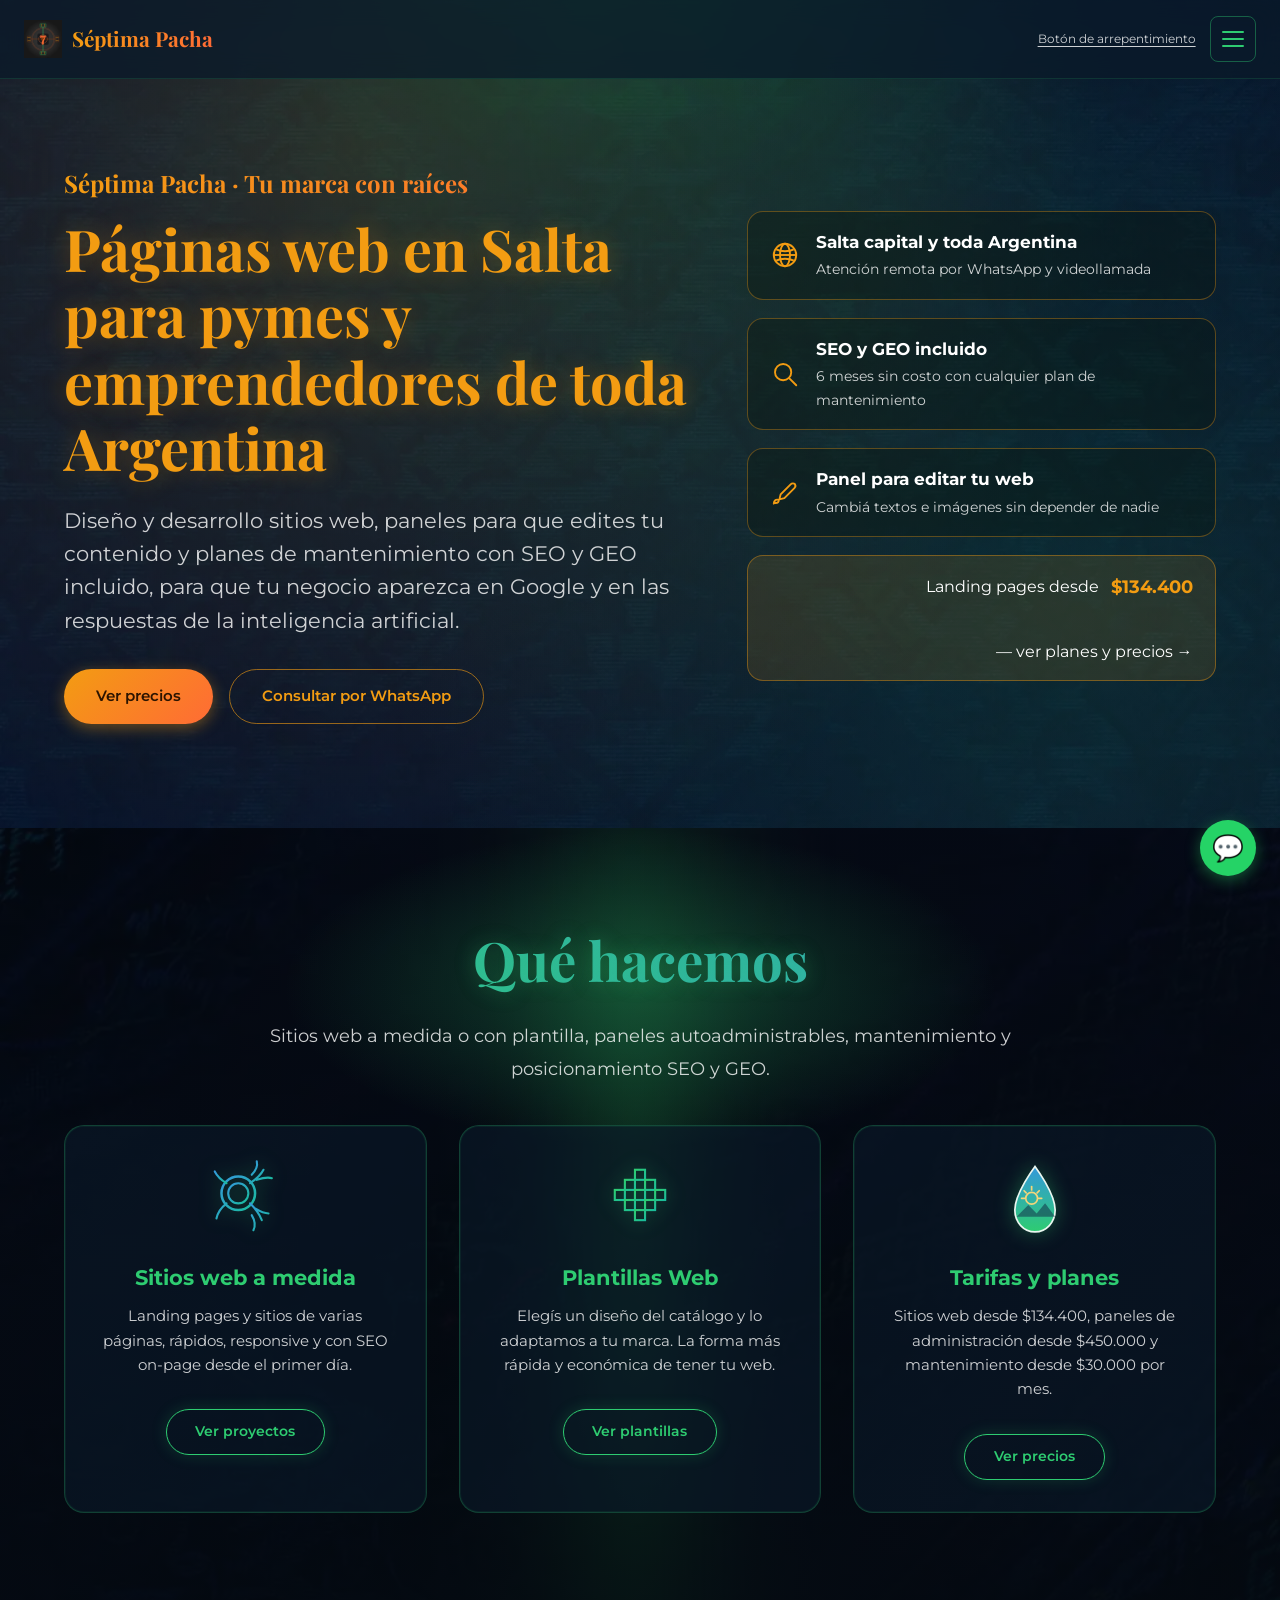
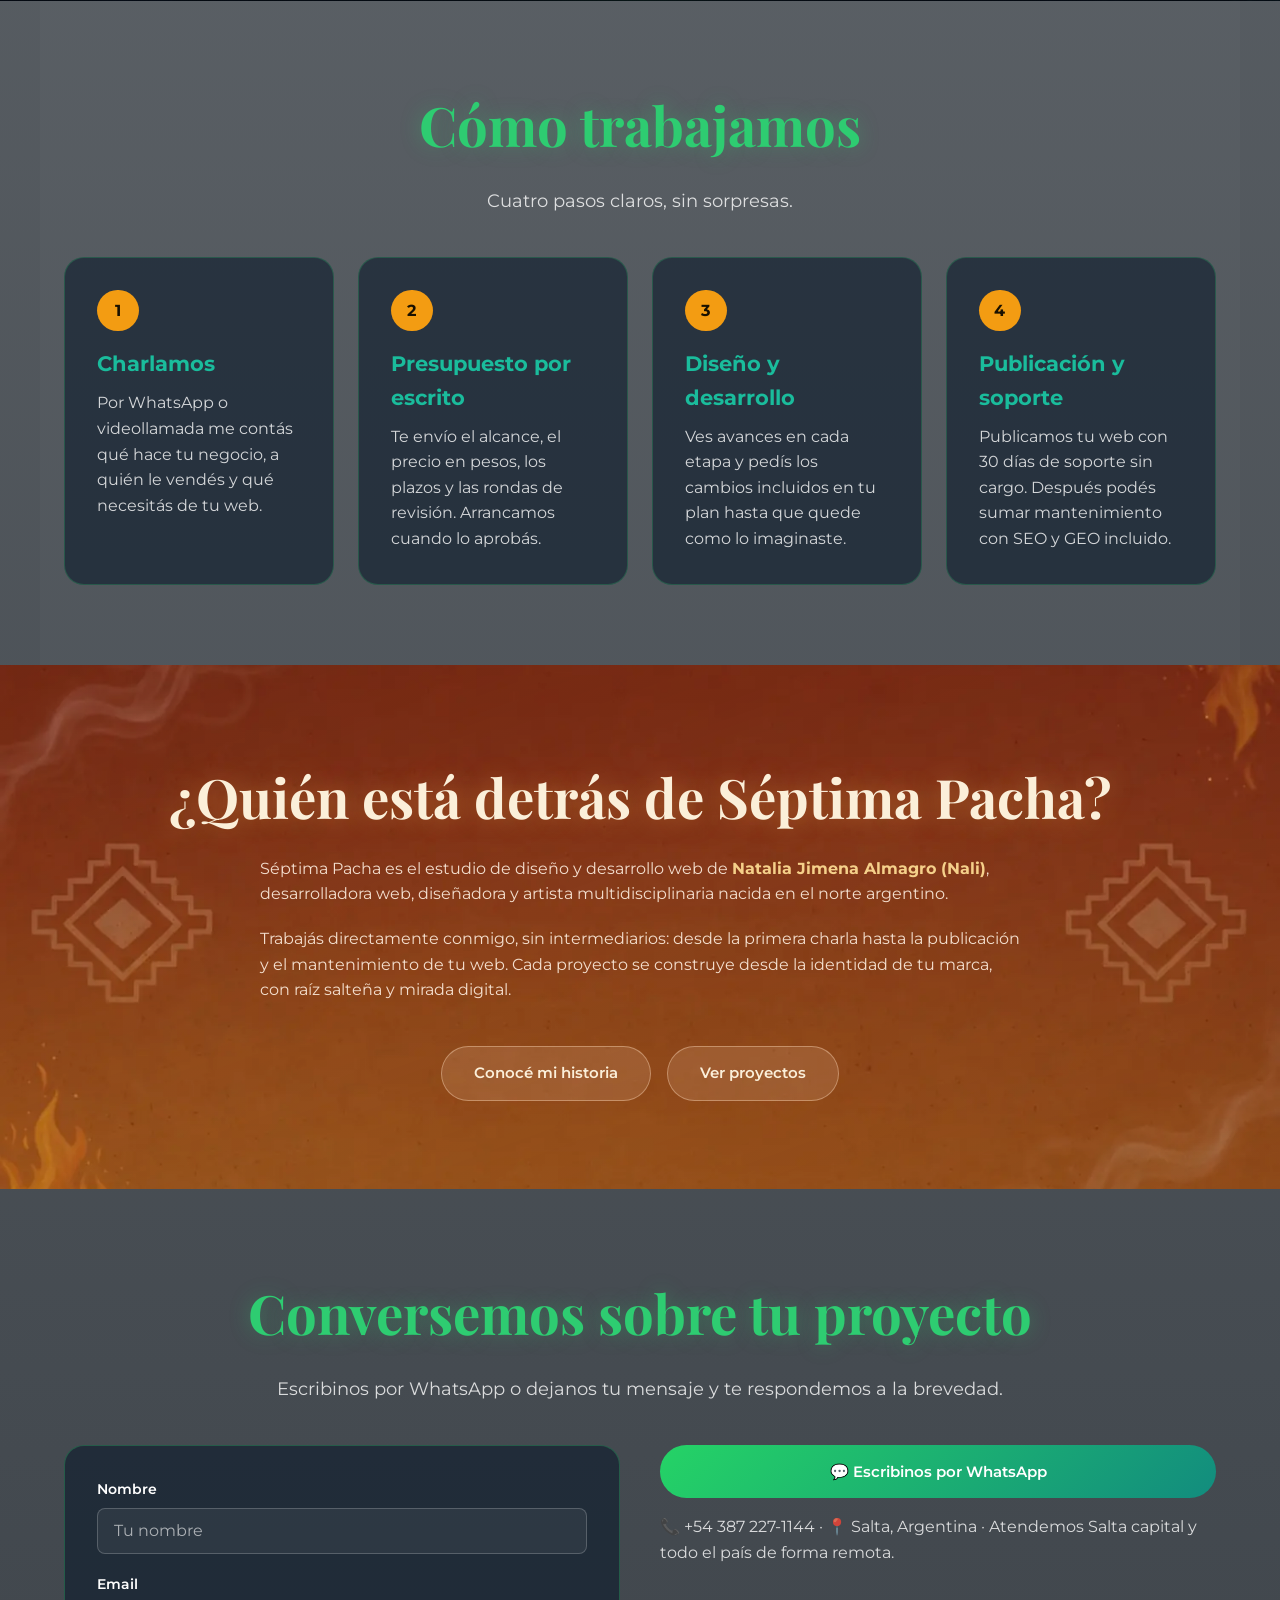
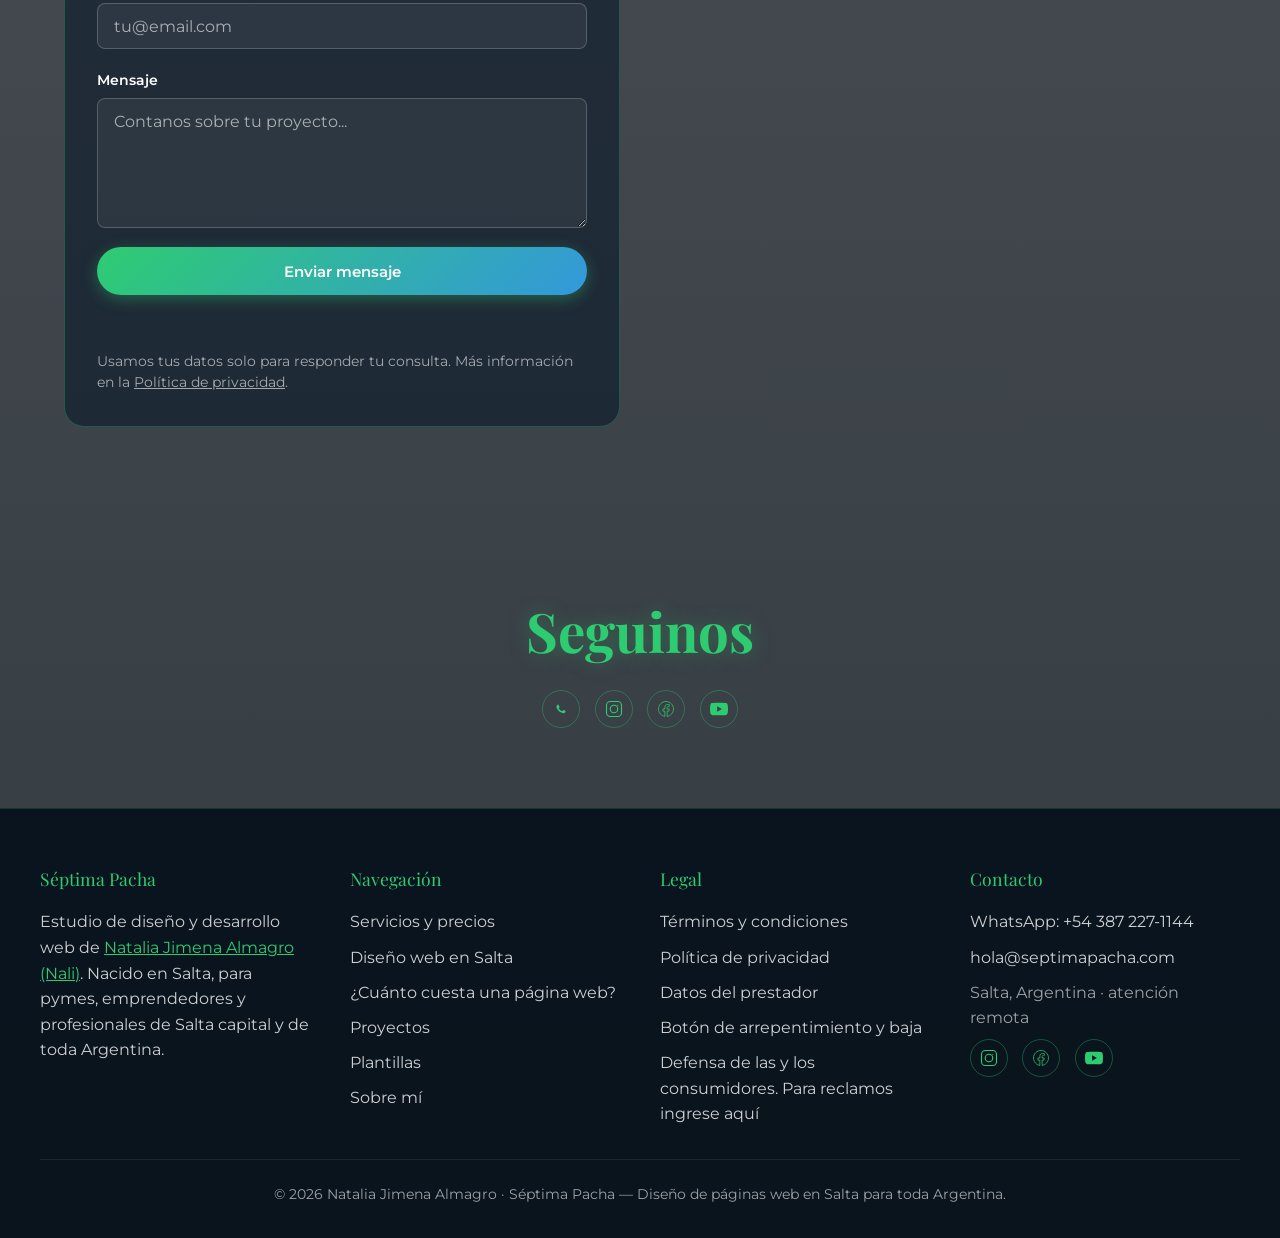
<file: index.html>
<!DOCTYPE html>
<html lang="es-AR">
<head>
<meta charset="UTF-8">
<meta name="viewport" content="width=device-width, initial-scale=1.0">
<meta name="google-site-verification" content="5oO0kpRa4QR6auOcuz9xzYBsX2LY0RfQEf8x35AKduo" />
<meta name="google-site-verification" content="gq4UhypLDV58Rf0kKIu2zdkrUNcBGeqWCgtHM1QgTSY" />

<title>Diseño de Páginas Web en Salta para Pymes de Toda Argentina | Séptima Pacha</title>
<meta name="description" content="Páginas web, paneles autoadministrables y mantenimiento con SEO y GEO incluido para pymes, emprendedores y profesionales de Salta capital y toda Argentina. Landing pages desde $134.400.">
<meta name="author" content="Natalia Jimena Almagro">
<meta name="robots" content="index, follow">
<link rel="canonical" href="https://septimapacha.com/">

<meta property="og:type" content="website">
<meta property="og:title" content="Diseño de Páginas Web en Salta para Pymes de Toda Argentina | Séptima Pacha">
<meta property="og:description" content="Páginas web, paneles autoadministrables y mantenimiento con SEO y GEO incluido para pymes, emprendedores y profesionales de Salta capital y toda Argentina. Landing pages desde $134.400.">
<meta property="og:url" content="https://septimapacha.com/">
<meta property="og:site_name" content="Séptima Pacha">
<meta property="og:locale" content="es_AR">
<meta property="og:image" content="https://septimapacha.com/img/og-septima-pacha.jpg">
<meta property="og:image:width" content="1200">
<meta property="og:image:height" content="630">
<meta property="og:image:alt" content="Séptima Pacha — Diseño de páginas web en Salta para toda Argentina">
<meta name="twitter:card" content="summary_large_image">

<link rel="icon" href="favicon.ico" sizes="any">
<link rel="apple-touch-icon" href="apple-touch-icon.png">
<link rel="preload" href="fonts/montserrat-latin.woff2" as="font" type="font/woff2" crossorigin>
<link rel="preload" href="fonts/playfair-display-latin.woff2" as="font" type="font/woff2" crossorigin>
<link rel="stylesheet" href="css/style.css?v=9">

<!-- Datos estructurados: negocio, sitio y persona -->
<script type="application/ld+json">
{
  "@context": "https://schema.org",
  "@graph": [
    {
      "@type": "ProfessionalService",
      "@id": "https://septimapacha.com/#negocio",
      "name": "Séptima Pacha",
      "url": "https://septimapacha.com/",
      "logo": "https://septimapacha.com/img/logo-septima-pacha-512.png",
      "image": "https://septimapacha.com/img/og-septima-pacha.jpg",
      "telephone": "+543872271144",
      "email": "hola@septimapacha.com",
      "priceRange": "$134.400 - $750.000",
      "description": "Estudio de diseño y desarrollo web de Natalia Jimena Almagro, nacido en Salta, Argentina. Crea páginas web, paneles de administración y planes de mantenimiento con SEO y GEO para pymes, emprendedores y profesionales de Salta capital y de toda Argentina, con atención remota.",
      "founder": {
        "@id": "https://septimapacha.com/sobre-mi.html#natalia"
      },
      "address": {
        "@type": "PostalAddress",
        "addressLocality": "Salta",
        "addressRegion": "Salta",
        "addressCountry": "AR"
      },
      "areaServed": [
        {
          "@type": "City",
          "name": "Salta"
        },
        {
          "@type": "Country",
          "name": "Argentina"
        }
      ],
      "sameAs": [
        "https://www.instagram.com/septimapacha/",
        "https://www.facebook.com/profile.php?id=61579308766458",
        "https://www.youtube.com/@septima.pacha"
      ],
      "makesOffer": [
        {
          "@type": "Offer",
          "itemOffered": {
            "@type": "Service",
            "name": "Diseño y desarrollo de páginas web"
          }
        },
        {
          "@type": "Offer",
          "itemOffered": {
            "@type": "Service",
            "name": "Plantillas web personalizables"
          }
        },
        {
          "@type": "Offer",
          "itemOffered": {
            "@type": "Service",
            "name": "Paneles de administración"
          }
        },
        {
          "@type": "Offer",
          "itemOffered": {
            "@type": "Service",
            "name": "Mantenimiento web mensual"
          }
        },
        {
          "@type": "Offer",
          "itemOffered": {
            "@type": "Service",
            "name": "SEO y GEO (posicionamiento en buscadores y en IA)"
          }
        },
        {
          "@type": "Offer",
          "itemOffered": {
            "@type": "Service",
            "name": "Identidad visual"
          }
        }
      ]
    },
    {
      "@type": "WebSite",
      "@id": "https://septimapacha.com/#web",
      "url": "https://septimapacha.com/",
      "name": "Séptima Pacha",
      "inLanguage": "es-AR",
      "publisher": {
        "@id": "https://septimapacha.com/#negocio"
      }
    },
    {
      "@type": "Person",
      "@id": "https://septimapacha.com/sobre-mi.html#natalia",
      "name": "Natalia Jimena Almagro",
      "alternateName": [
        "Nali",
        "Nali Alma"
      ],
      "jobTitle": "Diseñadora y desarrolladora web",
      "url": "https://septimapacha.com/sobre-mi.html",
      "image": "https://septimapacha.com/img/logo-septima-pacha-512.png",
      "worksFor": {
        "@id": "https://septimapacha.com/#negocio"
      },
      "knowsAbout": [
        "Desarrollo web",
        "Diseño web",
        "SEO",
        "GEO (Generative Engine Optimization)",
        "Identidad visual",
        "HTML",
        "CSS",
        "JavaScript"
      ],
      "sameAs": [
        "https://nalialma.art",
        "https://github.com/nalialma"
      ]
    }
  ]
}
</script>
</head>
<body class="page-home">
<div class="splash-screen" aria-hidden="true">
<div class="splash-bubbles" aria-hidden="true">
  <div class="splash-bubble word word-1">SÉPTIMA<span class="ring-a"></span><span class="ring-b"></span></div>
  <div class="splash-bubble word word-2">PACHA<span class="ring-a"></span><span class="ring-b"></span></div>
  <div class="splash-bubble dot dot-1"></div>
  <div class="splash-bubble dot dot-2"></div>
  <div class="splash-bubble dot dot-3"></div>
  <div class="splash-bubble dot dot-4"></div>
</div>
  <img class="splash-logo" src="img/logo-septima-pacha.webp" alt="Logo Séptima Pacha" width="160" height="160">
  <p class="splash-text">Séptima Pacha</p>
  <p class="splash-subtext">Tu Marca con Raíces</p>
</div>
<a class="skip-link" href="#main">Saltar al contenido principal</a>

<header class="site-header">
  <a href="index.html" class="site-logo">
    <img class="site-logo-icon" src="img/logo-septima-pacha.webp" alt="Logo Séptima Pacha" width="40" height="40">
    <span class="brand-text">Séptima Pacha</span>
  </a>
  <div class="header-actions">
    <a class="header-legal-link" href="arrepentimiento.html">Botón de arrepentimiento</a>
    <button class="nav-toggle" aria-expanded="false" aria-controls="mainNav" aria-label="Abrir menú de navegación">
      <span></span><span></span><span></span>
    </button>
  </div>
</header>

<div class="nav-backdrop"></div>
<nav class="main-nav" id="mainNav" aria-label="Navegación principal">
  <ul>
    <li><a href="index.html">Inicio</a></li>
    <li><a href="servicios.html">Servicios</a></li>
    <li><a href="servicios.html#precios">Precios</a></li>
    <li><a href="codigo-fluido.html">Proyectos</a></li>
    <li><a href="plantillas.html">Plantillas</a></li>
    <li><a href="sobre-mi.html">Sobre mí</a></li>
  </ul>
  <div class="nav-whatsapp">
    <a class="btn btn-whatsapp" href="https://wa.me/543872271144?text=Hola%2C%20quiero%20consultar%20sobre%20sus%20servicios%20de%20desarrollo%20web" target="_blank" rel="noopener">💬 WhatsApp</a>
  </div>
</nav>

<a class="whatsapp-float" href="https://wa.me/543872271144?text=Hola%2C%20quiero%20consultar%20sobre%20sus%20servicios%20de%20desarrollo%20web" target="_blank" rel="noopener" aria-label="Contactar por WhatsApp">💬</a>

<main id="main">

  <!-- HERO -->
  <section class="hero hero-split" aria-labelledby="hero-title">
    <div class="hero-main">
      <p class="hero-brand brand-text">Séptima Pacha · Tu marca con raíces</p>
      <h1 id="hero-title" class="hero-title-alt">Páginas web en Salta para pymes y emprendedores de toda Argentina</h1>
      <p class="hero-lead">Diseño y desarrollo sitios web, paneles para que edites tu contenido y planes de mantenimiento con SEO y GEO incluido, para que tu negocio aparezca en Google y en las respuestas de la inteligencia artificial.</p>
      <div class="hero-ctas">
        <a href="servicios.html#precios" class="btn btn-hero-primary">Ver precios</a>
        <a href="https://wa.me/543872271144?text=Hola%2C%20quiero%20una%20p%C3%A1gina%20web" class="btn btn-hero-outline" target="_blank" rel="noopener">Consultar por WhatsApp</a>
      </div>
    </div>

    <div class="hero-side">
      <div class="hero-feature">
        <svg class="hero-feature-icon" viewBox="0 0 24 24" aria-hidden="true">
          <circle cx="12" cy="12" r="9" fill="none" stroke="currentColor" stroke-width="1.5"/>
          <ellipse cx="12" cy="12" rx="4" ry="9" fill="none" stroke="currentColor" stroke-width="1.5"/>
          <line x1="3" y1="12" x2="21" y2="12" stroke="currentColor" stroke-width="1.5"/>
          <path d="M5 7.5c1.8 1 4.3 1.5 7 1.5s5.2-.5 7-1.5M5 16.5c1.8-1 4.3-1.5 7-1.5s5.2.5 7 1.5" fill="none" stroke="currentColor" stroke-width="1.5"/>
        </svg>
        <div class="hero-feature-text">
          <strong>Salta capital y toda Argentina</strong>
          <span>Atención remota por WhatsApp y videollamada</span>
        </div>
      </div>
      <div class="hero-feature">
        <svg class="hero-feature-icon" viewBox="0 0 24 24" aria-hidden="true">
          <circle cx="10.5" cy="10.5" r="6.5" fill="none" stroke="currentColor" stroke-width="1.5"/>
          <line x1="15.3" y1="15.3" x2="21" y2="21" stroke="currentColor" stroke-width="1.5" stroke-linecap="round"/>
        </svg>
        <div class="hero-feature-text">
          <strong>SEO y GEO incluido</strong>
          <span>6 meses sin costo con cualquier plan de mantenimiento</span>
        </div>
      </div>
      <div class="hero-feature">
        <svg class="hero-feature-icon" viewBox="0 0 24 24" aria-hidden="true">
          <path d="M19.5 4.5c1 1 1 2.6 0 3.6l-8 8-4 1 1-4 8-8c1-1 2.6-1 3.6 0Z" fill="none" stroke="currentColor" stroke-width="1.5" stroke-linejoin="round"/>
          <path d="M7 17.5c0 1.4-1 2.5-2.5 2.5S3 20.5 3 20.5s.2-1.7 1-2.5c.6-.6 1.5-.9 3-.5Z" fill="none" stroke="currentColor" stroke-width="1.5" stroke-linejoin="round"/>
        </svg>
        <div class="hero-feature-text">
          <strong>Panel para editar tu web</strong>
          <span>Cambiá textos e imágenes sin depender de nadie</span>
        </div>
      </div>

      <a class="hero-price-cta" href="servicios.html#precios">
        Landing pages desde <strong>$134.400</strong><br>— ver planes y precios →
      </a>
    </div>
  </section>

  <!-- SERVICIOS (teaser) -->
  <section class="section services-section" id="servicios" aria-labelledby="servicios-title">
    <div class="services-inner">
      <h2 id="servicios-title" class="section-title gradient-text fade-in">Qué hacemos</h2>
      <p class="section-subtitle fade-in">Sitios web a medida o con plantilla, paneles autoadministrables, mantenimiento y posicionamiento SEO y GEO.</p>
      <div class="card-grid services-grid">
        <article class="card services-card fade-in">
          <svg class="services-icon" viewBox="0 0 100 100" aria-hidden="true">
            <circle cx="42" cy="42" r="20" fill="none" stroke="url(#cordGrad)" stroke-width="3"/>
            <circle cx="42" cy="42" r="12" fill="none" stroke="url(#cordGrad)" stroke-width="2.5"/>
            <path d="M56 30 Q68 22 72 14 M64 26 Q76 22 82 24 M58 20 Q66 12 64 4" fill="none" stroke="url(#cordGrad)" stroke-width="2.5" stroke-linecap="round"/>
            <path d="M56 54 Q66 64 70 74 M62 60 Q72 66 78 66 M58 68 Q64 78 60 86" fill="none" stroke="url(#cordGrad)" stroke-width="2.5" stroke-linecap="round"/>
            <path d="M28 30 Q18 24 14 16" fill="none" stroke="url(#cordGrad)" stroke-width="2.5" stroke-linecap="round"/>
            <path d="M28 54 Q18 62 16 72" fill="none" stroke="url(#cordGrad)" stroke-width="2.5" stroke-linecap="round"/>
            <defs>
              <linearGradient id="cordGrad" x1="0" y1="0" x2="1" y2="1">
                <stop offset="0%" stop-color="#3498DB"/>
                <stop offset="100%" stop-color="#1ABC9C"/>
              </linearGradient>
            </defs>
          </svg>
          <h3 class="card-title">Sitios web a medida</h3>
          <p class="card-text">Landing pages y sitios de varias páginas, rápidos, responsive y con SEO on-page desde el primer día.</p>
          <p class="mt-2"><a class="btn btn-outline btn-pill" href="codigo-fluido.html">Ver proyectos</a></p>
        </article>
        <article class="card services-card fade-in">
          <svg class="services-icon" viewBox="0 0 100 100" aria-hidden="true">
            <g fill="none" stroke="url(#chakanaGrad)" stroke-width="2.5">
              <rect x="44" y="14" width="12" height="12"/>
              <rect x="32" y="26" width="12" height="12"/>
              <rect x="56" y="26" width="12" height="12"/>
              <rect x="20" y="38" width="12" height="12"/>
              <rect x="44" y="38" width="12" height="12"/>
              <rect x="68" y="38" width="12" height="12"/>
              <rect x="32" y="50" width="12" height="12"/>
              <rect x="56" y="50" width="12" height="12"/>
              <rect x="44" y="62" width="12" height="12"/>
              <line x1="20" y1="38" x2="80" y2="38"/>
              <line x1="50" y1="14" x2="50" y2="74"/>
            </g>
            <defs>
              <linearGradient id="chakanaGrad" x1="0" y1="0" x2="1" y2="1">
                <stop offset="0%" stop-color="#2ECC71"/>
                <stop offset="100%" stop-color="#1ABC9C"/>
              </linearGradient>
            </defs>
          </svg>
          <h3 class="card-title">Plantillas Web</h3>
          <p class="card-text">Elegís un diseño del catálogo y lo adaptamos a tu marca. La forma más rápida y económica de tener tu web.</p>
          <p class="mt-2"><a class="btn btn-outline btn-pill" href="plantillas.html">Ver plantillas</a></p>
        </article>
        <article class="card services-card fade-in">
          <svg class="services-icon" viewBox="0 0 100 100" aria-hidden="true">
            <path d="M50 10 C50 10 26 42 26 62 C26 76.5 36.5 88 50 88 C63.5 88 74 76.5 74 62 C74 42 50 10 50 10 Z" fill="url(#dropGrad)" stroke="#eaf6f0" stroke-width="2"/>
            <circle cx="46" cy="48" r="7" fill="none" stroke="#F5D67A" stroke-width="2"/>
            <g stroke="#F5D67A" stroke-width="2" stroke-linecap="round">
              <line x1="46" y1="34" x2="46" y2="38"/>
              <line x1="34" y1="48" x2="38" y2="48"/>
              <line x1="54" y1="48" x2="58" y2="48"/>
              <line x1="37" y1="39" x2="39.5" y2="41.5"/>
              <line x1="55" y1="39" x2="52.5" y2="41.5"/>
            </g>
            <path d="M28 70 L42 56 L52 66 L62 54 L74 70 Z" fill="#12324a" opacity="0.55"/>
            <defs>
              <linearGradient id="dropGrad" x1="0" y1="0" x2="0" y2="1">
                <stop offset="0%" stop-color="#3498DB"/>
                <stop offset="100%" stop-color="#2ECC71"/>
              </linearGradient>
            </defs>
          </svg>
          <h3 class="card-title">Tarifas y planes</h3>
          <p class="card-text">Sitios web desde $134.400, paneles de administración desde $450.000 y mantenimiento desde $30.000 por mes.</p>
          <p class="mt-2"><a class="btn btn-outline btn-pill" href="servicios.html#precios">Ver precios</a></p>
        </article>
      </div>
    </div>
  </section>

  <!-- CÓMO TRABAJAMOS -->
  <section class="section section-alt" id="como-trabajamos" aria-labelledby="proceso-title">
    <h2 id="proceso-title" class="section-title fade-in">Cómo trabajamos</h2>
    <p class="section-subtitle fade-in">Cuatro pasos claros, sin sorpresas.</p>
    <ol class="steps-grid">
      <li class="card step-card fade-in">
        <p class="step-number" aria-hidden="true">1</p>
        <h3 class="card-title">Charlamos</h3>
        <p class="card-text">Por WhatsApp o videollamada me contás qué hace tu negocio, a quién le vendés y qué necesitás de tu web.</p>
      </li>
      <li class="card step-card fade-in">
        <p class="step-number" aria-hidden="true">2</p>
        <h3 class="card-title">Presupuesto por escrito</h3>
        <p class="card-text">Te envío el alcance, el precio en pesos, los plazos y las rondas de revisión. Arrancamos cuando lo aprobás.</p>
      </li>
      <li class="card step-card fade-in">
        <p class="step-number" aria-hidden="true">3</p>
        <h3 class="card-title">Diseño y desarrollo</h3>
        <p class="card-text">Ves avances en cada etapa y pedís los cambios incluidos en tu plan hasta que quede como lo imaginaste.</p>
      </li>
      <li class="card step-card fade-in">
        <p class="step-number" aria-hidden="true">4</p>
        <h3 class="card-title">Publicación y soporte</h3>
        <p class="card-text">Publicamos tu web con 30 días de soporte sin cargo. Después podés sumar mantenimiento con SEO y GEO incluido.</p>
      </li>
    </ol>
  </section>

  <!-- QUIÉN ESTÁ DETRÁS -->
  <section class="section pacha-fire-section" id="sobre-septima" aria-labelledby="sobre-title">
    <h2 id="sobre-title" class="section-title pacha-fire-title fade-in">¿Quién está detrás de Séptima Pacha?</h2>
    <div class="pacha-fire-copy fade-in">
      <p>Séptima Pacha es el estudio de diseño y desarrollo web de <strong>Natalia Jimena Almagro (Nali)</strong>, desarrolladora web, diseñadora y artista multidisciplinaria nacida en el norte argentino.</p>
      <p>Trabajás directamente conmigo, sin intermediarios: desde la primera charla hasta la publicación y el mantenimiento de tu web. Cada proyecto se construye desde la identidad de tu marca, con raíz salteña y mirada digital.</p>
      <div class="hero-ctas" style="justify-content: center; margin-top: 1.5rem;">
        <a href="sobre-mi.html" class="btn btn-fire">Conocé mi historia</a>
        <a href="codigo-fluido.html" class="btn btn-fire">Ver proyectos</a>
      </div>
    </div>
  </section>

  <!-- CONTACTO -->
  <section class="section" id="contacto" aria-labelledby="contacto-title">
    <h2 id="contacto-title" class="section-title fade-in">Conversemos sobre tu proyecto</h2>
    <p class="section-subtitle fade-in">Escribinos por WhatsApp o dejanos tu mensaje y te respondemos a la brevedad.</p>
    <div class="contact-block fade-in">
      <form class="contact-form" data-destination-email="hola@septimapacha.com" data-web3forms-key="6e9ef223-906a-4da7-97e9-f8eaaf49f269" data-subject="Consulta desde la web" novalidate>
        <input type="checkbox" name="botcheck" class="sr-only" tabindex="-1" autocomplete="off" aria-hidden="true">
        <h3 class="sr-only">Formulario de contacto</h3>
        <div class="form-field">
          <label for="nombre">Nombre</label>
          <input type="text" id="nombre" name="nombre" placeholder="Tu nombre" autocomplete="name" required>
        </div>
        <div class="form-field">
          <label for="email">Email</label>
          <input type="email" id="email" name="email" placeholder="tu@email.com" autocomplete="email" required>
        </div>
        <div class="form-field">
          <label for="mensaje">Mensaje</label>
          <textarea id="mensaje" name="mensaje" placeholder="Contanos sobre tu proyecto..." required></textarea>
        </div>
        <button type="submit" class="btn btn-primary">Enviar mensaje</button>
        <p class="form-status" role="status" aria-live="polite"></p>
        <p class="form-note">Usamos tus datos solo para responder tu consulta. Más información en la <a href="privacidad.html">Política de privacidad</a>.</p>
      </form>
      <div class="contact-alt">
        <a href="https://wa.me/543872271144?text=Hola%2C%20quiero%20consultar%20sobre%20sus%20servicios%20de%20desarrollo%20web" class="btn btn-whatsapp" target="_blank" rel="noopener">💬 Escribinos por WhatsApp</a>
        <p class="card-text">📞 +54 387 227-1144 · 📍 Salta, Argentina · Atendemos Salta capital y todo el país de forma remota.</p>
      </div>
    </div>
  </section>

  <!-- REDES SOCIALES -->
  <section class="section" id="conexion" aria-labelledby="redes-title">
    <h2 id="redes-title" class="section-title fade-in">Seguinos</h2>
    <div class="footer-social fade-in" style="justify-content: center;">
      <a href="https://wa.me/543872271144" target="_blank" rel="noopener" aria-label="WhatsApp de Séptima Pacha">
        <svg viewBox="0 0 24 24" aria-hidden="true"><path d="M17.472 14.382c-.297-.149-1.758-.867-2.03-.967-.273-.099-.471-.148-.67.15-.197.297-.767.966-.94 1.164-.173.199-.347.223-.644.075-.297-.15-1.255-.463-2.39-1.475-.883-.788-1.48-1.761-1.653-2.059-.173-.297-.018-.458.13-.606.134-.133.298-.347.446-.52.149-.174.198-.298.298-.497.099-.198.05-.371-.025-.52-.075-.149-.669-1.612-.916-2.207-.242-.579-.487-.5-.67-.51-.173-.008-.371-.01-.57-.01-.198 0-.52.074-.792.372-.272.297-1.04 1.016-1.04 2.479 0 1.462 1.065 2.875 1.213 3.074.149.198 2.096 3.2 5.076 4.487.709.306 1.262.489 1.694.625.712.227 1.36.195 1.871.118.571-.085 1.758-.719 2.006-1.413.248-.694.248-1.289.173-1.413-.074-.124-.272-.198-.57-.347"/></svg>
      </a>
      <a href="https://www.instagram.com/septimapacha/" target="_blank" rel="noopener" aria-label="Instagram de Séptima Pacha">
        <svg viewBox="0 0 24 24" aria-hidden="true"><rect x="2" y="2" width="20" height="20" rx="5" fill="none" stroke="#2ECC71" stroke-width="1.5"/><circle cx="12" cy="12" r="5" fill="none" stroke="#2ECC71" stroke-width="1.5"/><circle cx="17" cy="7" r="0.8"/></svg>
      </a>
      <a href="https://www.facebook.com/profile.php?id=61579308766458" target="_blank" rel="noopener" aria-label="Facebook de Séptima Pacha">
        <svg viewBox="0 0 24 24" aria-hidden="true"><path d="M12 2C6.48 2 2 6.48 2 12c0 5 3.64 9.12 8.44 9.88v-7h-2.54V12h2.54V9.85c0-2.52 1.5-3.9 3.75-3.9 1.09 0 2.23.19 2.23.19v2.45h-1.26c-1.24 0-1.62.77-1.62 1.56V12h2.77l-.44 2.88h-2.33v7c4.8-.76 8.44-4.88 8.44-9.88C22 6.48 17.52 2 12 2z" fill="none" stroke="#2ECC71" stroke-width="1"/></svg>
      </a>
      <a href="https://www.youtube.com/@septima.pacha" target="_blank" rel="noopener" aria-label="YouTube de Séptima Pacha">
        <svg viewBox="0 0 24 24" aria-hidden="true"><path d="M23.498 6.186a3.016 3.016 0 0 0-2.122-2.136C19.505 3.545 12 3.545 12 3.545s-7.505 0-9.377.505A3.017 3.017 0 0 0 .502 6.186C0 8.07 0 12 0 12s0 3.93.502 5.814a3.016 3.016 0 0 0 2.122 2.136c1.871.505 9.376.505 9.376.505s7.505 0 9.377-.505a3.015 3.015 0 0 0 2.122-2.136C24 15.93 24 12 24 12s0-3.93-.502-5.814zM9.545 15.568V8.432L15.818 12l-6.273 3.568z"/></svg>
      </a>
    </div>
  </section>
</main>

<footer class="site-footer">
  <div class="footer-grid">
    <div>
      <p class="footer-heading">Séptima Pacha</p>
      <p class="card-text">Estudio de diseño y desarrollo web de <a href="sobre-mi.html">Natalia Jimena Almagro (Nali)</a>. Nacido en Salta, para pymes, emprendedores y profesionales de Salta capital y de toda Argentina.</p>
    </div>
    <div>
      <p class="footer-heading">Navegación</p>
      <ul class="footer-links">
        <li><a href="servicios.html#precios">Servicios y precios</a></li>
        <li><a href="diseno-web-salta.html">Diseño web en Salta</a></li>
        <li><a href="cuanto-cuesta-una-pagina-web.html">¿Cuánto cuesta una página web?</a></li>
        <li><a href="codigo-fluido.html">Proyectos</a></li>
        <li><a href="plantillas.html">Plantillas</a></li>
        <li><a href="sobre-mi.html">Sobre mí</a></li>
      </ul>
    </div>
    <div>
      <p class="footer-heading">Legal</p>
      <ul class="footer-links">
        <li><a href="terminos.html">Términos y condiciones</a></li>
        <li><a href="privacidad.html">Política de privacidad</a></li>
        <li><a href="terminos.html#prestador">Datos del prestador</a></li>
        <li><a href="arrepentimiento.html">Botón de arrepentimiento y baja</a></li>
        <li><a href="https://www.argentina.gob.ar/produccion/defensadelconsumidor/formulario" target="_blank" rel="noopener">Defensa de las y los consumidores. Para reclamos ingrese aquí</a></li>
      </ul>
    </div>
    <div>
      <p class="footer-heading">Contacto</p>
      <ul class="footer-links">
        <li><a href="https://wa.me/543872271144" target="_blank" rel="noopener">WhatsApp: +54 387 227-1144</a></li>
        <li><a href="mailto:hola@septimapacha.com">hola@septimapacha.com</a></li>
        <li>Salta, Argentina · atención remota</li>
      </ul>
      <div class="footer-social">
        <a href="https://www.instagram.com/septimapacha/" target="_blank" rel="noopener" aria-label="Instagram de Séptima Pacha"><svg viewBox="0 0 24 24" aria-hidden="true"><rect x="2" y="2" width="20" height="20" rx="5" fill="none" stroke="#2ECC71" stroke-width="1.5"/><circle cx="12" cy="12" r="5" fill="none" stroke="#2ECC71" stroke-width="1.5"/><circle cx="17" cy="7" r="0.8"/></svg></a>
        <a href="https://www.facebook.com/profile.php?id=61579308766458" target="_blank" rel="noopener" aria-label="Facebook de Séptima Pacha"><svg viewBox="0 0 24 24" aria-hidden="true"><path d="M12 2C6.48 2 2 6.48 2 12c0 5 3.64 9.12 8.44 9.88v-7h-2.54V12h2.54V9.85c0-2.52 1.5-3.9 3.75-3.9 1.09 0 2.23.19 2.23.19v2.45h-1.26c-1.24 0-1.62.77-1.62 1.56V12h2.77l-.44 2.88h-2.33v7c4.8-.76 8.44-4.88 8.44-9.88C22 6.48 17.52 2 12 2z" fill="none" stroke="#2ECC71" stroke-width="1"/></svg></a>
        <a href="https://www.youtube.com/@septima.pacha" target="_blank" rel="noopener" aria-label="YouTube de Séptima Pacha"><svg viewBox="0 0 24 24" aria-hidden="true"><path d="M23.498 6.186a3.016 3.016 0 0 0-2.122-2.136C19.505 3.545 12 3.545 12 3.545s-7.505 0-9.377.505A3.017 3.017 0 0 0 .502 6.186C0 8.07 0 12 0 12s0 3.93.502 5.814a3.016 3.016 0 0 0 2.122 2.136c1.871.505 9.376.505 9.376.505s7.505 0 9.377-.505a3.015 3.015 0 0 0 2.122-2.136C24 15.93 24 12 24 12s0-3.93-.502-5.814zM9.545 15.568V8.432L15.818 12l-6.273 3.568z"/></svg></a>
      </div>
    </div>
  </div>
  <p class="footer-bottom">© 2026 Natalia Jimena Almagro · Séptima Pacha — Diseño de páginas web en Salta para toda Argentina.</p>
</footer>

<script src="js/main.js?v=9"></script>
</body>
</html>
</file>
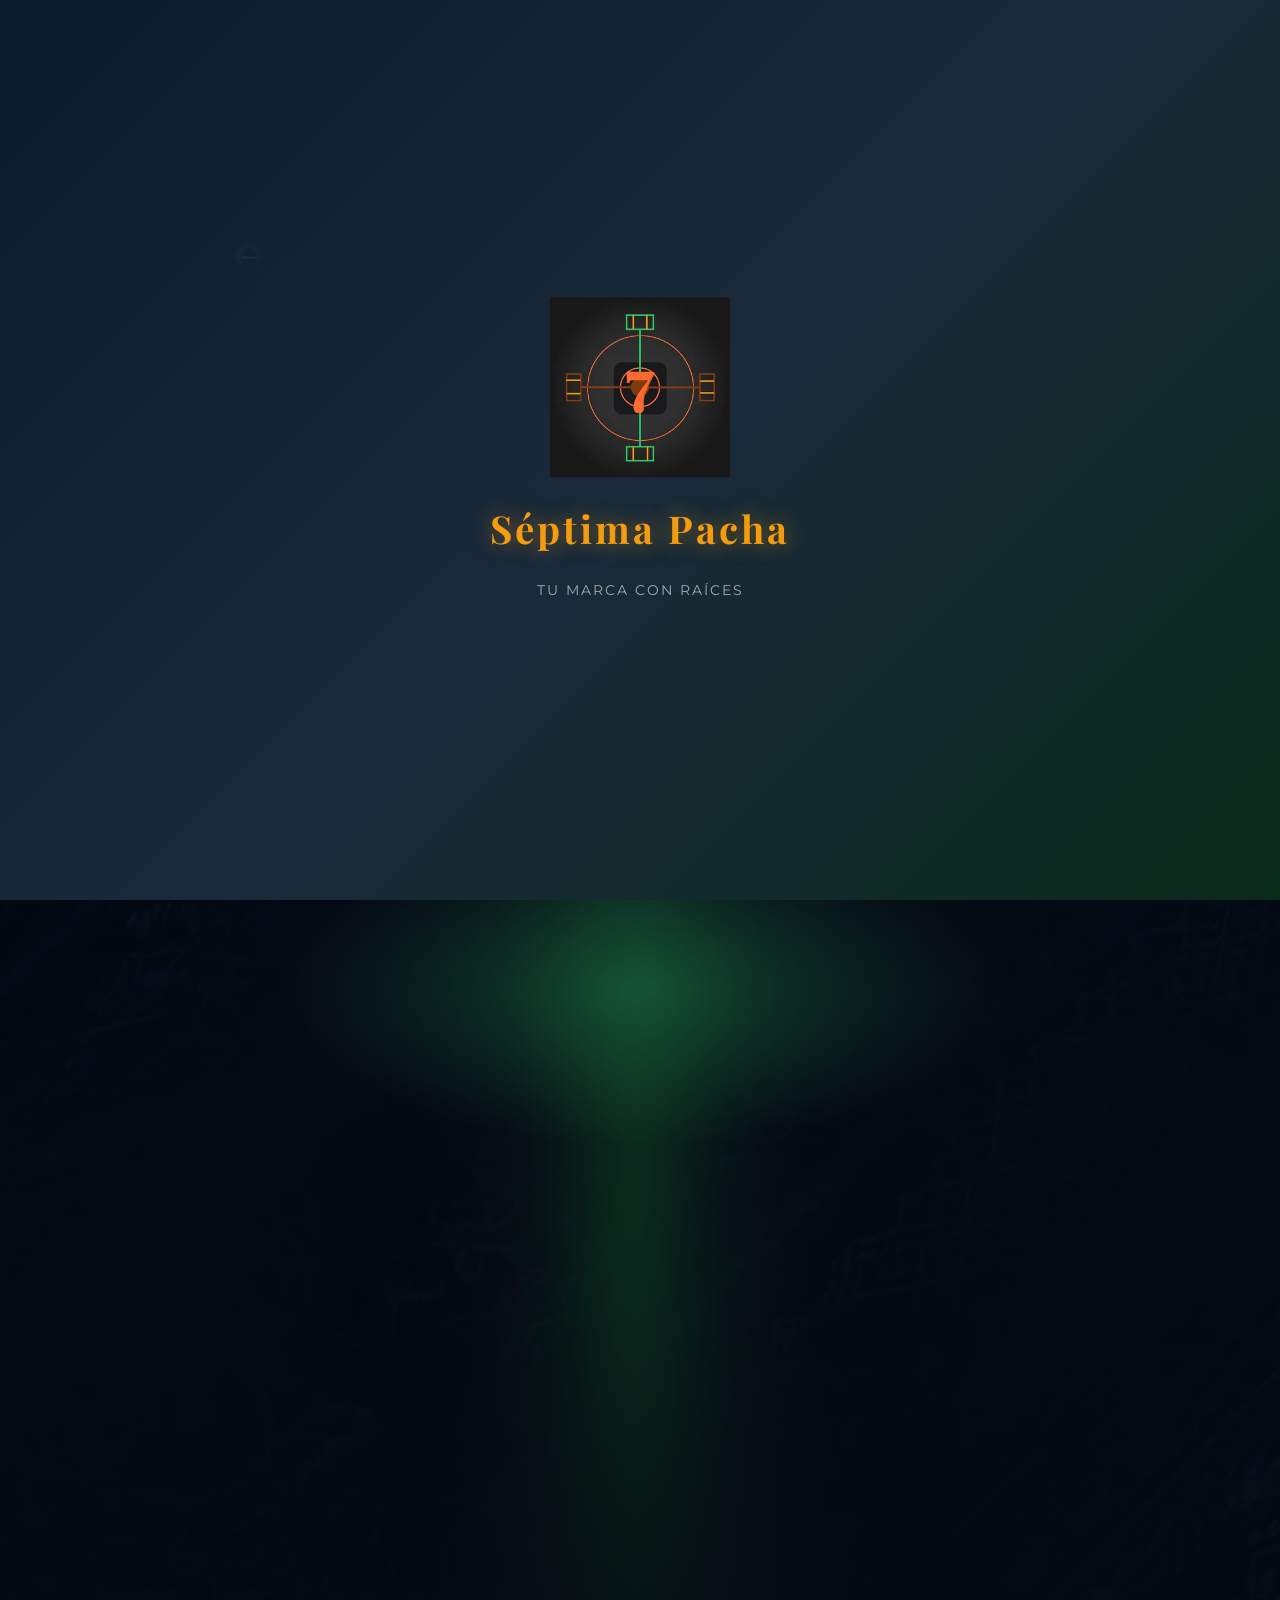
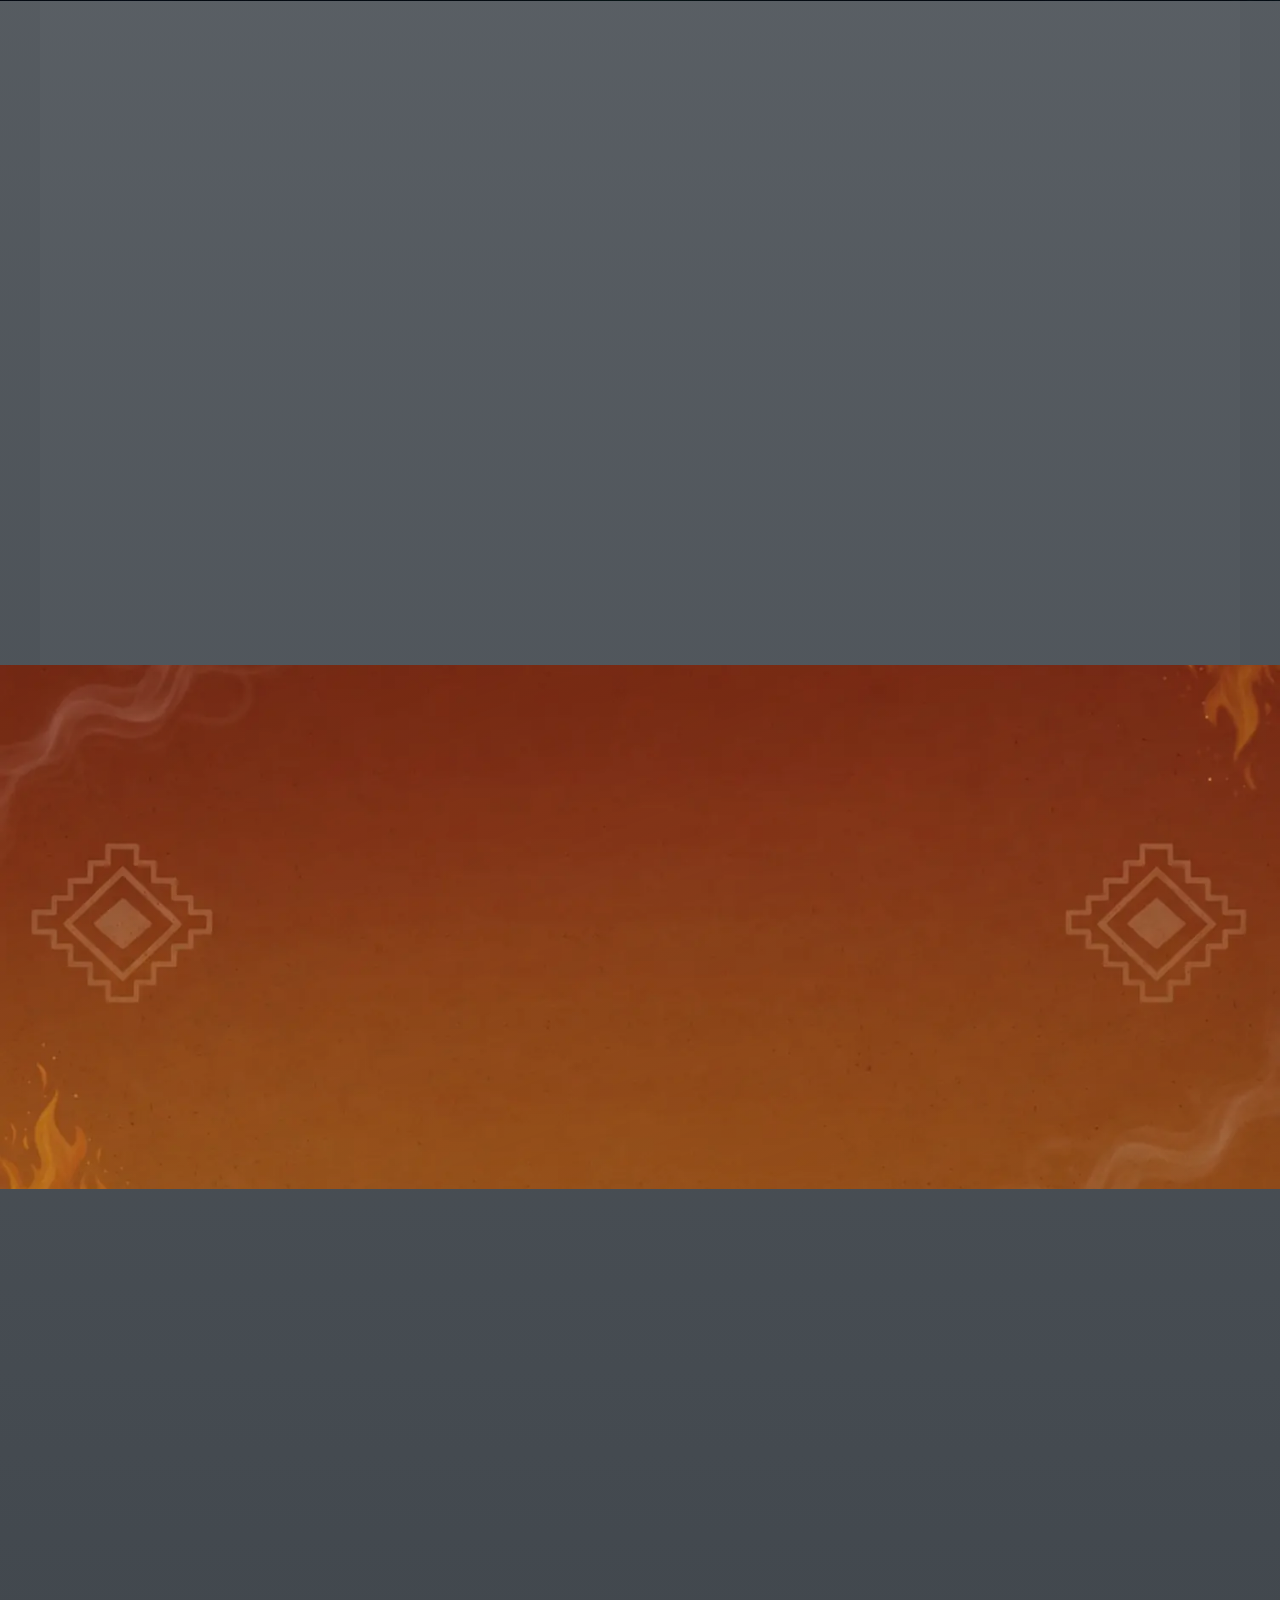
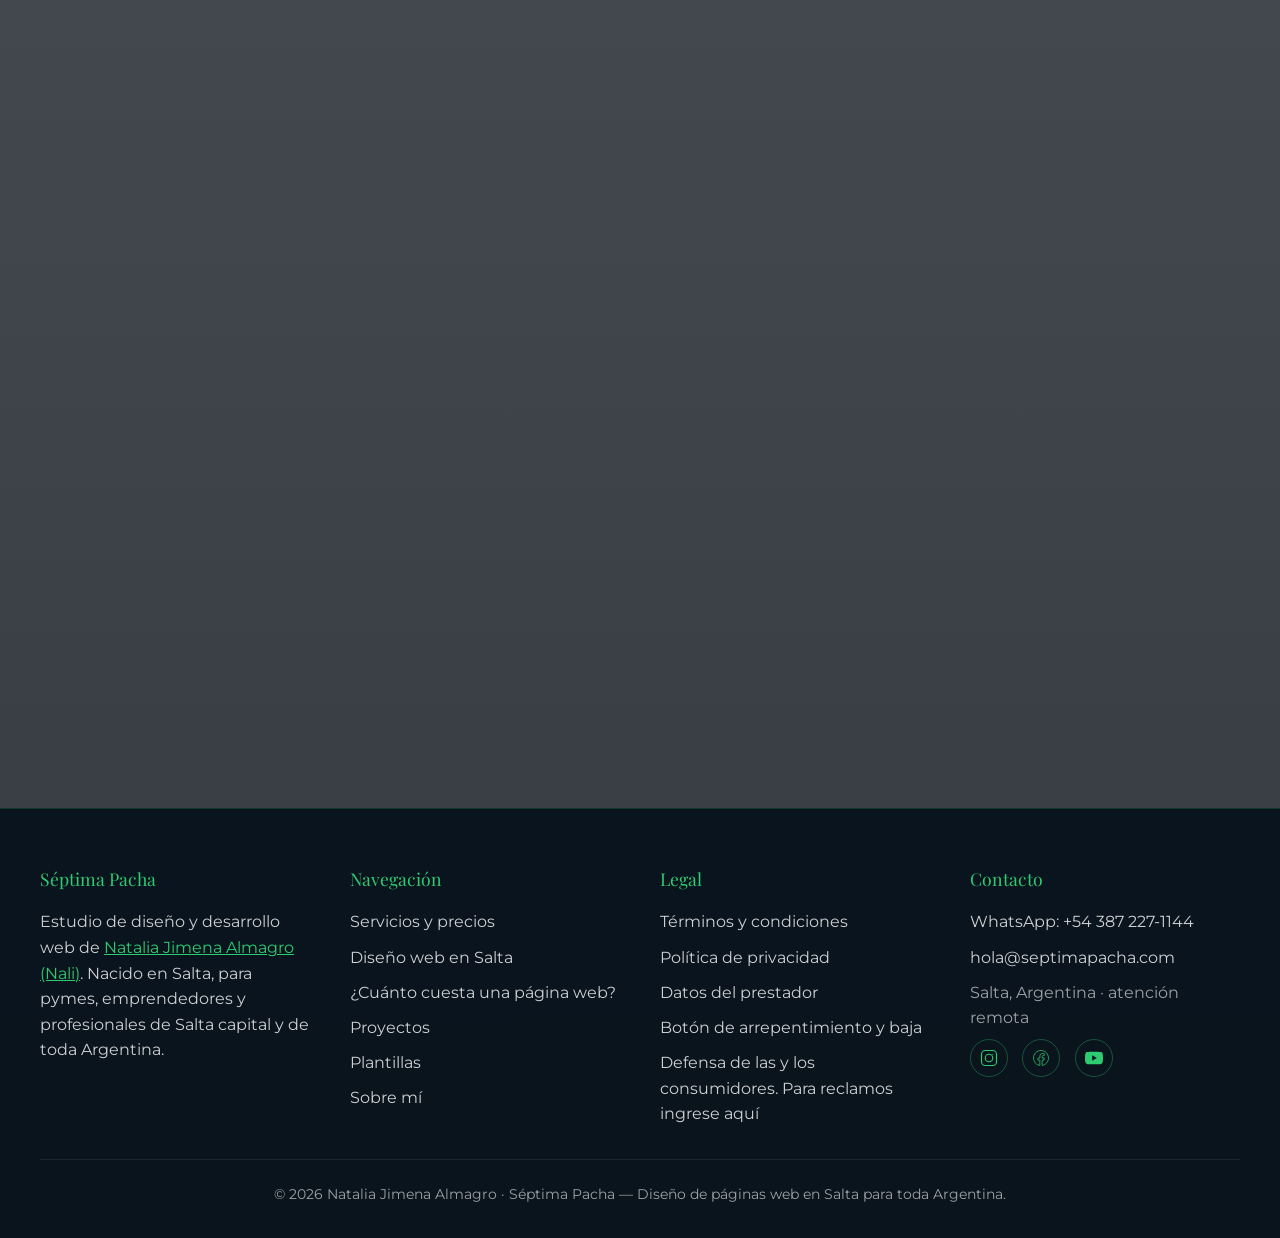
<file: aire.html>
<!DOCTYPE html>
<html lang="es-AR">
<head>
<meta charset="UTF-8">
<meta name="viewport" content="width=device-width, initial-scale=1.0">
<title>Contenido movido | Séptima Pacha</title>
<meta name="robots" content="noindex, follow">
<link rel="canonical" href="https://septimapacha.com/">
<meta http-equiv="refresh" content="0;url=index.html">
<link rel="icon" href="favicon.ico" sizes="any">
<link rel="stylesheet" href="css/style.css?v=9">
</head>
<body class="page-sub">
<main style="min-height: 100vh; display: flex; flex-direction: column; align-items: center; justify-content: center; text-align: center; padding: 2rem;">
  <h1 class="section-title" style="margin-bottom: 1rem;">Este contenido se mudó</h1>
  <p class="section-subtitle" style="margin-bottom: 2rem;">
    Séptima Pacha ahora es un estudio de desarrollo web y diseño de imagen y marca personal. Te llevamos al inicio en unos segundos.
  </p>
  <a class="btn btn-primary" href="index.html">Ir al inicio ahora</a>
</main>
</body>
</html>
</file>
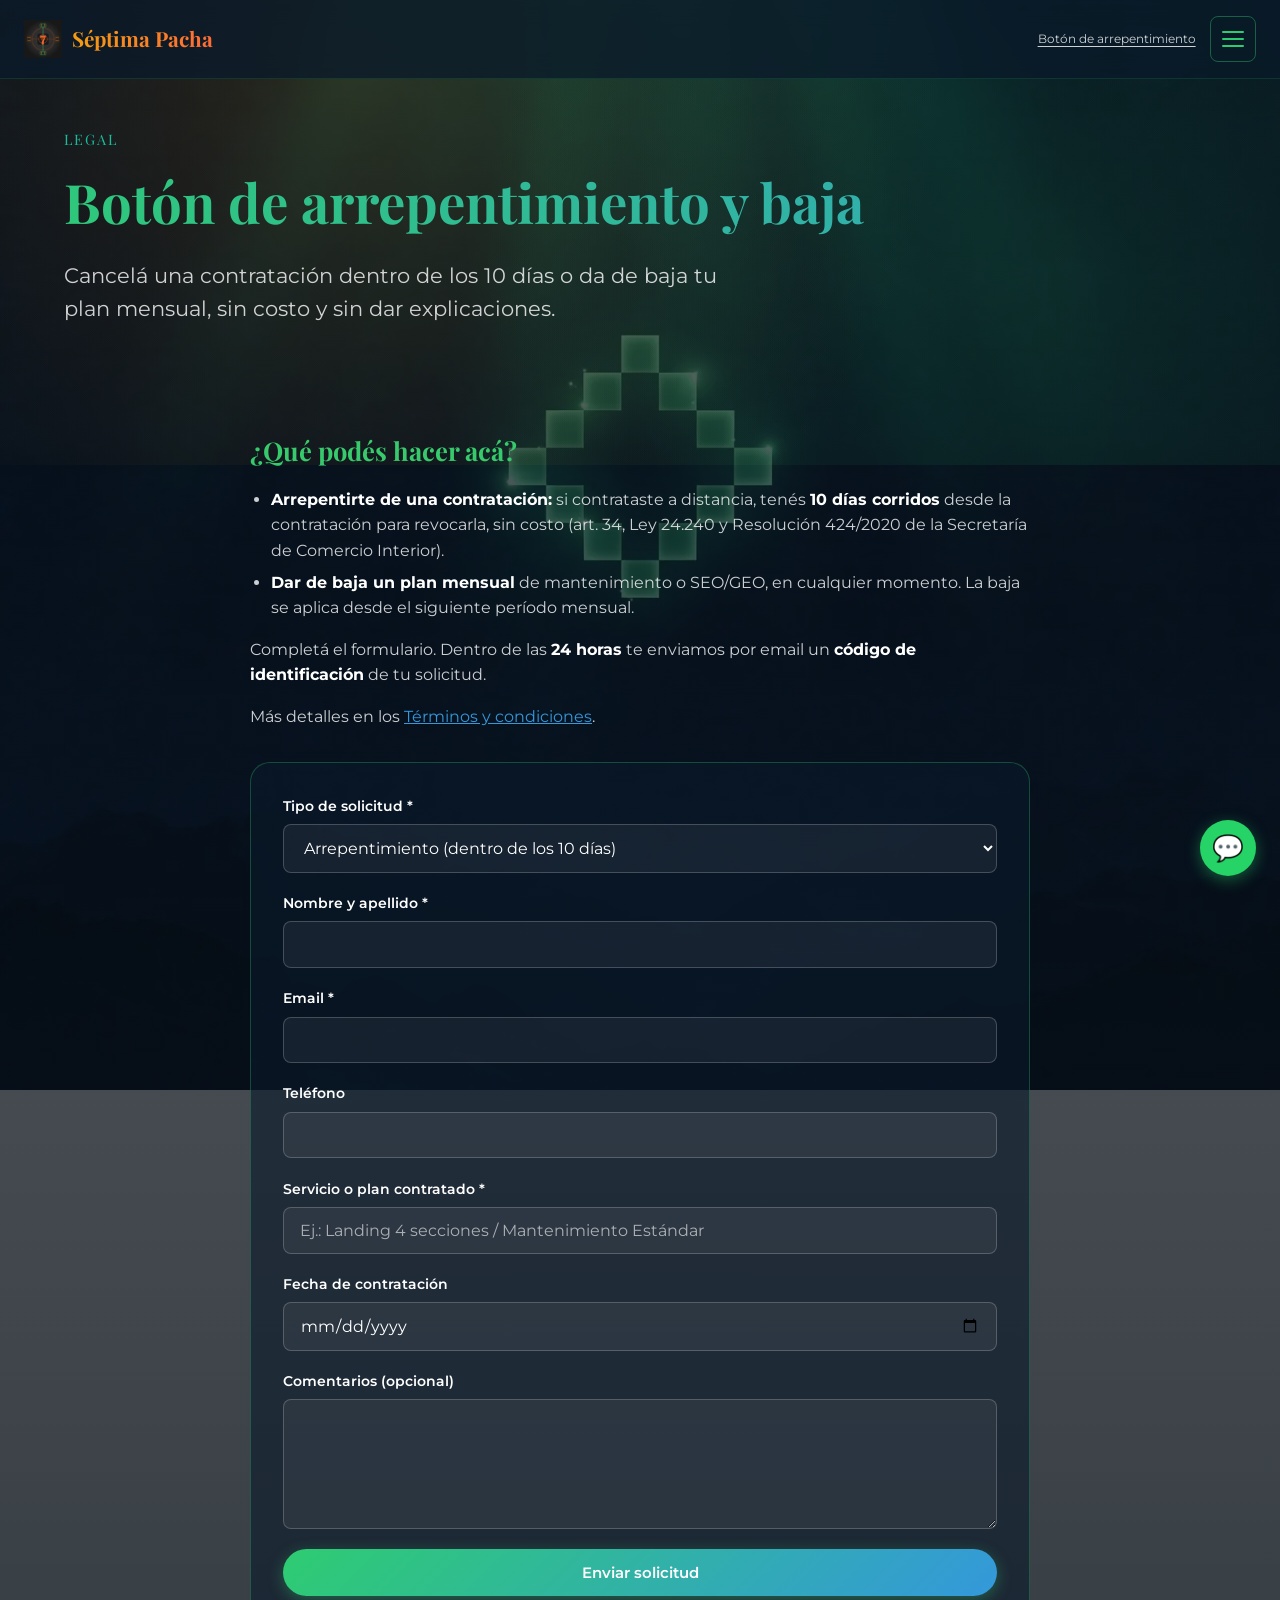
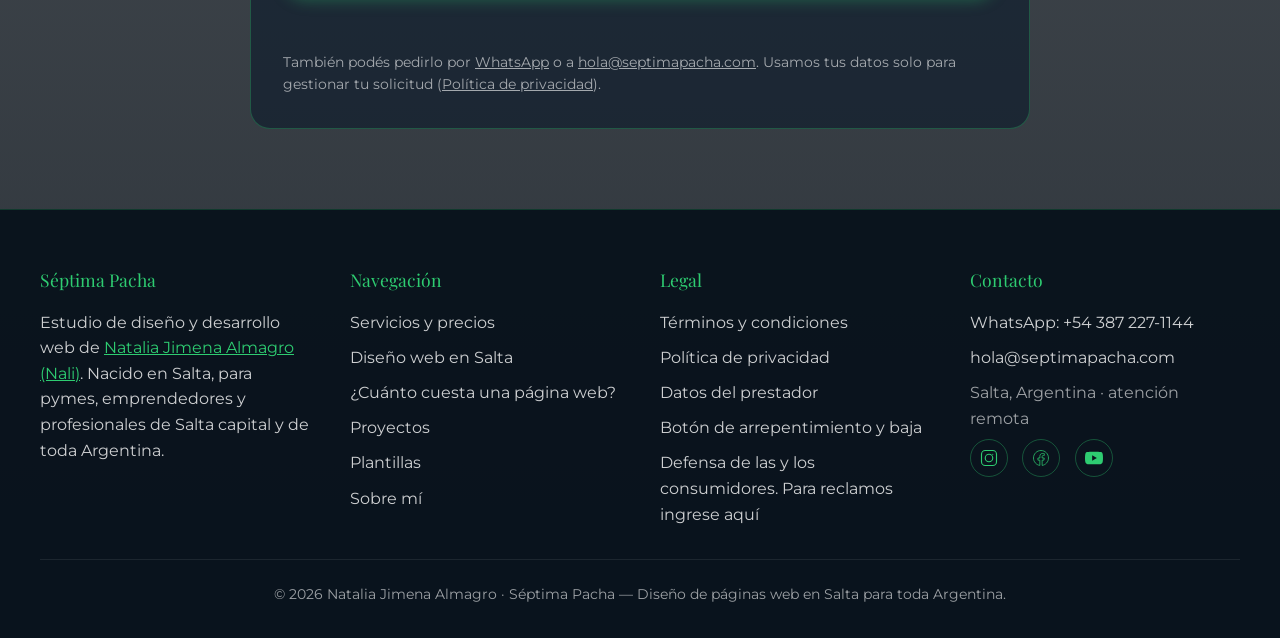
<file: arrepentimiento.html>
<!DOCTYPE html>
<html lang="es-AR">
<head>
<meta charset="UTF-8">
<meta name="viewport" content="width=device-width, initial-scale=1.0">

<title>Botón de arrepentimiento y baja | Séptima Pacha</title>
<meta name="description" content="Revocá una contratación dentro de los 10 días corridos o da de baja tu plan mensual de mantenimiento o SEO/GEO, sin costo.">
<meta name="author" content="Natalia Jimena Almagro">
<meta name="robots" content="index, follow">
<link rel="canonical" href="https://septimapacha.com/arrepentimiento.html">

<meta property="og:type" content="website">
<meta property="og:title" content="Botón de arrepentimiento y baja | Séptima Pacha">
<meta property="og:description" content="Revocá una contratación dentro de los 10 días corridos o da de baja tu plan mensual de mantenimiento o SEO/GEO, sin costo.">
<meta property="og:url" content="https://septimapacha.com/arrepentimiento.html">
<meta property="og:site_name" content="Séptima Pacha">
<meta property="og:locale" content="es_AR">
<meta property="og:image" content="https://septimapacha.com/img/og-septima-pacha.jpg">
<meta property="og:image:width" content="1200">
<meta property="og:image:height" content="630">
<meta property="og:image:alt" content="Séptima Pacha — Diseño de páginas web en Salta para toda Argentina">
<meta name="twitter:card" content="summary_large_image">

<link rel="icon" href="favicon.ico" sizes="any">
<link rel="apple-touch-icon" href="apple-touch-icon.png">
<link rel="preload" href="fonts/montserrat-latin.woff2" as="font" type="font/woff2" crossorigin>
<link rel="preload" href="fonts/playfair-display-latin.woff2" as="font" type="font/woff2" crossorigin>
<link rel="stylesheet" href="css/style.css?v=9">
</head>
<body class="page-sub">
<a class="skip-link" href="#main">Saltar al contenido principal</a>

<header class="site-header">
  <a href="index.html" class="site-logo">
    <img class="site-logo-icon" src="img/logo-septima-pacha.webp" alt="Logo Séptima Pacha" width="40" height="40">
    <span class="brand-text">Séptima Pacha</span>
  </a>
  <div class="header-actions">
    <a class="header-legal-link" href="arrepentimiento.html">Botón de arrepentimiento</a>
    <button class="nav-toggle" aria-expanded="false" aria-controls="mainNav" aria-label="Abrir menú de navegación">
      <span></span><span></span><span></span>
    </button>
  </div>
</header>

<div class="nav-backdrop"></div>
<nav class="main-nav" id="mainNav" aria-label="Navegación principal">
  <ul>
    <li><a href="index.html">Inicio</a></li>
    <li><a href="servicios.html">Servicios</a></li>
    <li><a href="servicios.html#precios">Precios</a></li>
    <li><a href="codigo-fluido.html">Proyectos</a></li>
    <li><a href="plantillas.html">Plantillas</a></li>
    <li><a href="sobre-mi.html">Sobre mí</a></li>
  </ul>
  <div class="nav-whatsapp">
    <a class="btn btn-whatsapp" href="https://wa.me/543872271144?text=Hola%2C%20quiero%20solicitar%20el%20arrepentimiento%20o%20la%20baja%20de%20mi%20servicio" target="_blank" rel="noopener">💬 WhatsApp</a>
  </div>
</nav>

<a class="whatsapp-float" href="https://wa.me/543872271144?text=Hola%2C%20quiero%20solicitar%20el%20arrepentimiento%20o%20la%20baja%20de%20mi%20servicio" target="_blank" rel="noopener" aria-label="Contactar por WhatsApp">💬</a>

<main id="main">
  <section class="hero page-hero" aria-labelledby="page-title">
    <p class="hero-eyebrow">Legal</p>
    <h1 id="page-title" class="hero-title gradient-text">Botón de arrepentimiento y baja</h1>
    <p class="hero-lead">Cancelá una contratación dentro de los 10 días o da de baja tu plan mensual, sin costo y sin dar explicaciones.</p>
  </section>

  <section class="section">
    <div class="prose">
      <h2>¿Qué podés hacer acá?</h2>
      <ul>
        <li><strong>Arrepentirte de una contratación:</strong> si contrataste a distancia, tenés <strong>10 días corridos</strong> desde la contratación para revocarla, sin costo (art. 34, Ley 24.240 y Resolución 424/2020 de la Secretaría de Comercio Interior).</li>
        <li id="baja"><strong>Dar de baja un plan mensual</strong> de mantenimiento o SEO/GEO, en cualquier momento. La baja se aplica desde el siguiente período mensual.</li>
      </ul>
      <p>Completá el formulario. Dentro de las <strong>24 horas</strong> te enviamos por email un <strong>código de identificación</strong> de tu solicitud.</p>
      <p>Más detalles en los <a href="terminos.html#arrepentimiento">Términos y condiciones</a>.</p>
    </div>

    <div class="contact-block" style="max-width: 780px; margin: 2rem auto 0; grid-template-columns: 1fr;">
      <form class="contact-form" data-destination-email="hola@septimapacha.com" data-web3forms-key="6e9ef223-906a-4da7-97e9-f8eaaf49f269" data-subject="Solicitud de arrepentimiento o baja" data-success-message="Recibimos tu solicitud. En las próximas 24 horas te enviamos el código de identificación por email." novalidate>
        <input type="checkbox" name="botcheck" class="sr-only" tabindex="-1" autocomplete="off" aria-hidden="true">
        <h2 class="sr-only">Formulario de arrepentimiento o baja</h2>
        <div class="form-field">
          <label for="tipo">Tipo de solicitud *</label>
          <select id="tipo" name="tipo" required>
            <option value="Arrepentimiento (dentro de los 10 días)">Arrepentimiento (dentro de los 10 días)</option>
            <option value="Baja de plan mensual">Baja de plan mensual</option>
          </select>
        </div>
        <div class="form-field">
          <label for="nombre">Nombre y apellido *</label>
          <input type="text" id="nombre" name="nombre" autocomplete="name" required>
        </div>
        <div class="form-field">
          <label for="email">Email *</label>
          <input type="email" id="email" name="email" autocomplete="email" required>
        </div>
        <div class="form-field">
          <label for="telefono">Teléfono</label>
          <input type="tel" id="telefono" name="telefono" autocomplete="tel">
        </div>
        <div class="form-field">
          <label for="servicio">Servicio o plan contratado *</label>
          <input type="text" id="servicio" name="servicio" placeholder="Ej.: Landing 4 secciones / Mantenimiento Estándar" required>
        </div>
        <div class="form-field">
          <label for="fecha">Fecha de contratación</label>
          <input type="date" id="fecha" name="fecha">
        </div>
        <div class="form-field">
          <label for="mensaje">Comentarios (opcional)</label>
          <textarea id="mensaje" name="mensaje"></textarea>
        </div>
        <button type="submit" class="btn btn-primary">Enviar solicitud</button>
        <p class="form-status" role="status" aria-live="polite"></p>
        <p class="form-note">También podés pedirlo por <a href="https://wa.me/543872271144?text=Hola%2C%20quiero%20solicitar%20el%20arrepentimiento%20o%20la%20baja%20de%20mi%20servicio" target="_blank" rel="noopener">WhatsApp</a> o a <a href="mailto:hola@septimapacha.com">hola@septimapacha.com</a>. Usamos tus datos solo para gestionar tu solicitud (<a href="privacidad.html">Política de privacidad</a>).</p>
      </form>
    </div>
  </section>
</main>

<footer class="site-footer">
  <div class="footer-grid">
    <div>
      <p class="footer-heading">Séptima Pacha</p>
      <p class="card-text">Estudio de diseño y desarrollo web de <a href="sobre-mi.html">Natalia Jimena Almagro (Nali)</a>. Nacido en Salta, para pymes, emprendedores y profesionales de Salta capital y de toda Argentina.</p>
    </div>
    <div>
      <p class="footer-heading">Navegación</p>
      <ul class="footer-links">
        <li><a href="servicios.html#precios">Servicios y precios</a></li>
        <li><a href="diseno-web-salta.html">Diseño web en Salta</a></li>
        <li><a href="cuanto-cuesta-una-pagina-web.html">¿Cuánto cuesta una página web?</a></li>
        <li><a href="codigo-fluido.html">Proyectos</a></li>
        <li><a href="plantillas.html">Plantillas</a></li>
        <li><a href="sobre-mi.html">Sobre mí</a></li>
      </ul>
    </div>
    <div>
      <p class="footer-heading">Legal</p>
      <ul class="footer-links">
        <li><a href="terminos.html">Términos y condiciones</a></li>
        <li><a href="privacidad.html">Política de privacidad</a></li>
        <li><a href="terminos.html#prestador">Datos del prestador</a></li>
        <li><a href="arrepentimiento.html">Botón de arrepentimiento y baja</a></li>
        <li><a href="https://www.argentina.gob.ar/produccion/defensadelconsumidor/formulario" target="_blank" rel="noopener">Defensa de las y los consumidores. Para reclamos ingrese aquí</a></li>
      </ul>
    </div>
    <div>
      <p class="footer-heading">Contacto</p>
      <ul class="footer-links">
        <li><a href="https://wa.me/543872271144" target="_blank" rel="noopener">WhatsApp: +54 387 227-1144</a></li>
        <li><a href="mailto:hola@septimapacha.com">hola@septimapacha.com</a></li>
        <li>Salta, Argentina · atención remota</li>
      </ul>
      <div class="footer-social">
        <a href="https://www.instagram.com/septimapacha/" target="_blank" rel="noopener" aria-label="Instagram de Séptima Pacha"><svg viewBox="0 0 24 24" aria-hidden="true"><rect x="2" y="2" width="20" height="20" rx="5" fill="none" stroke="#2ECC71" stroke-width="1.5"/><circle cx="12" cy="12" r="5" fill="none" stroke="#2ECC71" stroke-width="1.5"/><circle cx="17" cy="7" r="0.8"/></svg></a>
        <a href="https://www.facebook.com/profile.php?id=61579308766458" target="_blank" rel="noopener" aria-label="Facebook de Séptima Pacha"><svg viewBox="0 0 24 24" aria-hidden="true"><path d="M12 2C6.48 2 2 6.48 2 12c0 5 3.64 9.12 8.44 9.88v-7h-2.54V12h2.54V9.85c0-2.52 1.5-3.9 3.75-3.9 1.09 0 2.23.19 2.23.19v2.45h-1.26c-1.24 0-1.62.77-1.62 1.56V12h2.77l-.44 2.88h-2.33v7c4.8-.76 8.44-4.88 8.44-9.88C22 6.48 17.52 2 12 2z" fill="none" stroke="#2ECC71" stroke-width="1"/></svg></a>
        <a href="https://www.youtube.com/@septima.pacha" target="_blank" rel="noopener" aria-label="YouTube de Séptima Pacha"><svg viewBox="0 0 24 24" aria-hidden="true"><path d="M23.498 6.186a3.016 3.016 0 0 0-2.122-2.136C19.505 3.545 12 3.545 12 3.545s-7.505 0-9.377.505A3.017 3.017 0 0 0 .502 6.186C0 8.07 0 12 0 12s0 3.93.502 5.814a3.016 3.016 0 0 0 2.122 2.136c1.871.505 9.376.505 9.376.505s7.505 0 9.377-.505a3.015 3.015 0 0 0 2.122-2.136C24 15.93 24 12 24 12s0-3.93-.502-5.814zM9.545 15.568V8.432L15.818 12l-6.273 3.568z"/></svg></a>
      </div>
    </div>
  </div>
  <p class="footer-bottom">© 2026 Natalia Jimena Almagro · Séptima Pacha — Diseño de páginas web en Salta para toda Argentina.</p>
</footer>

<script src="js/main.js?v=9"></script>
</body>
</html>
</file>
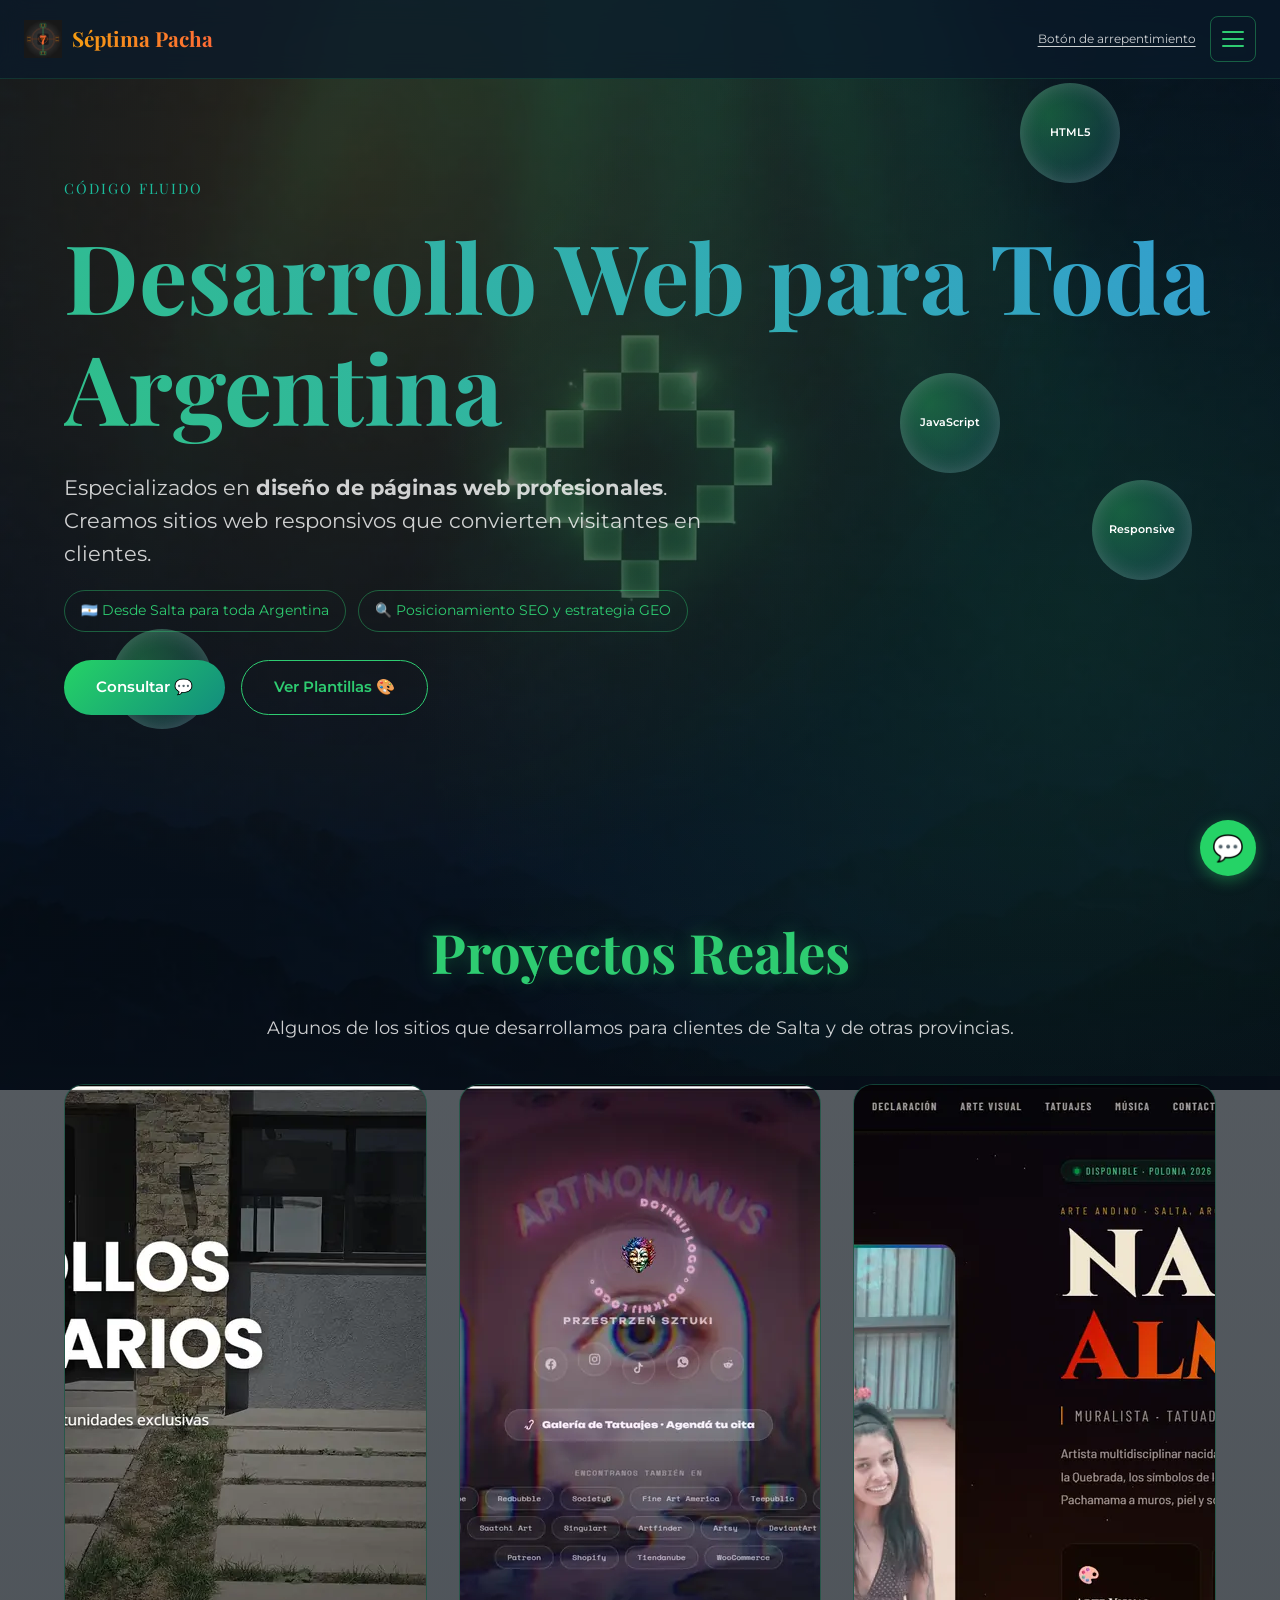
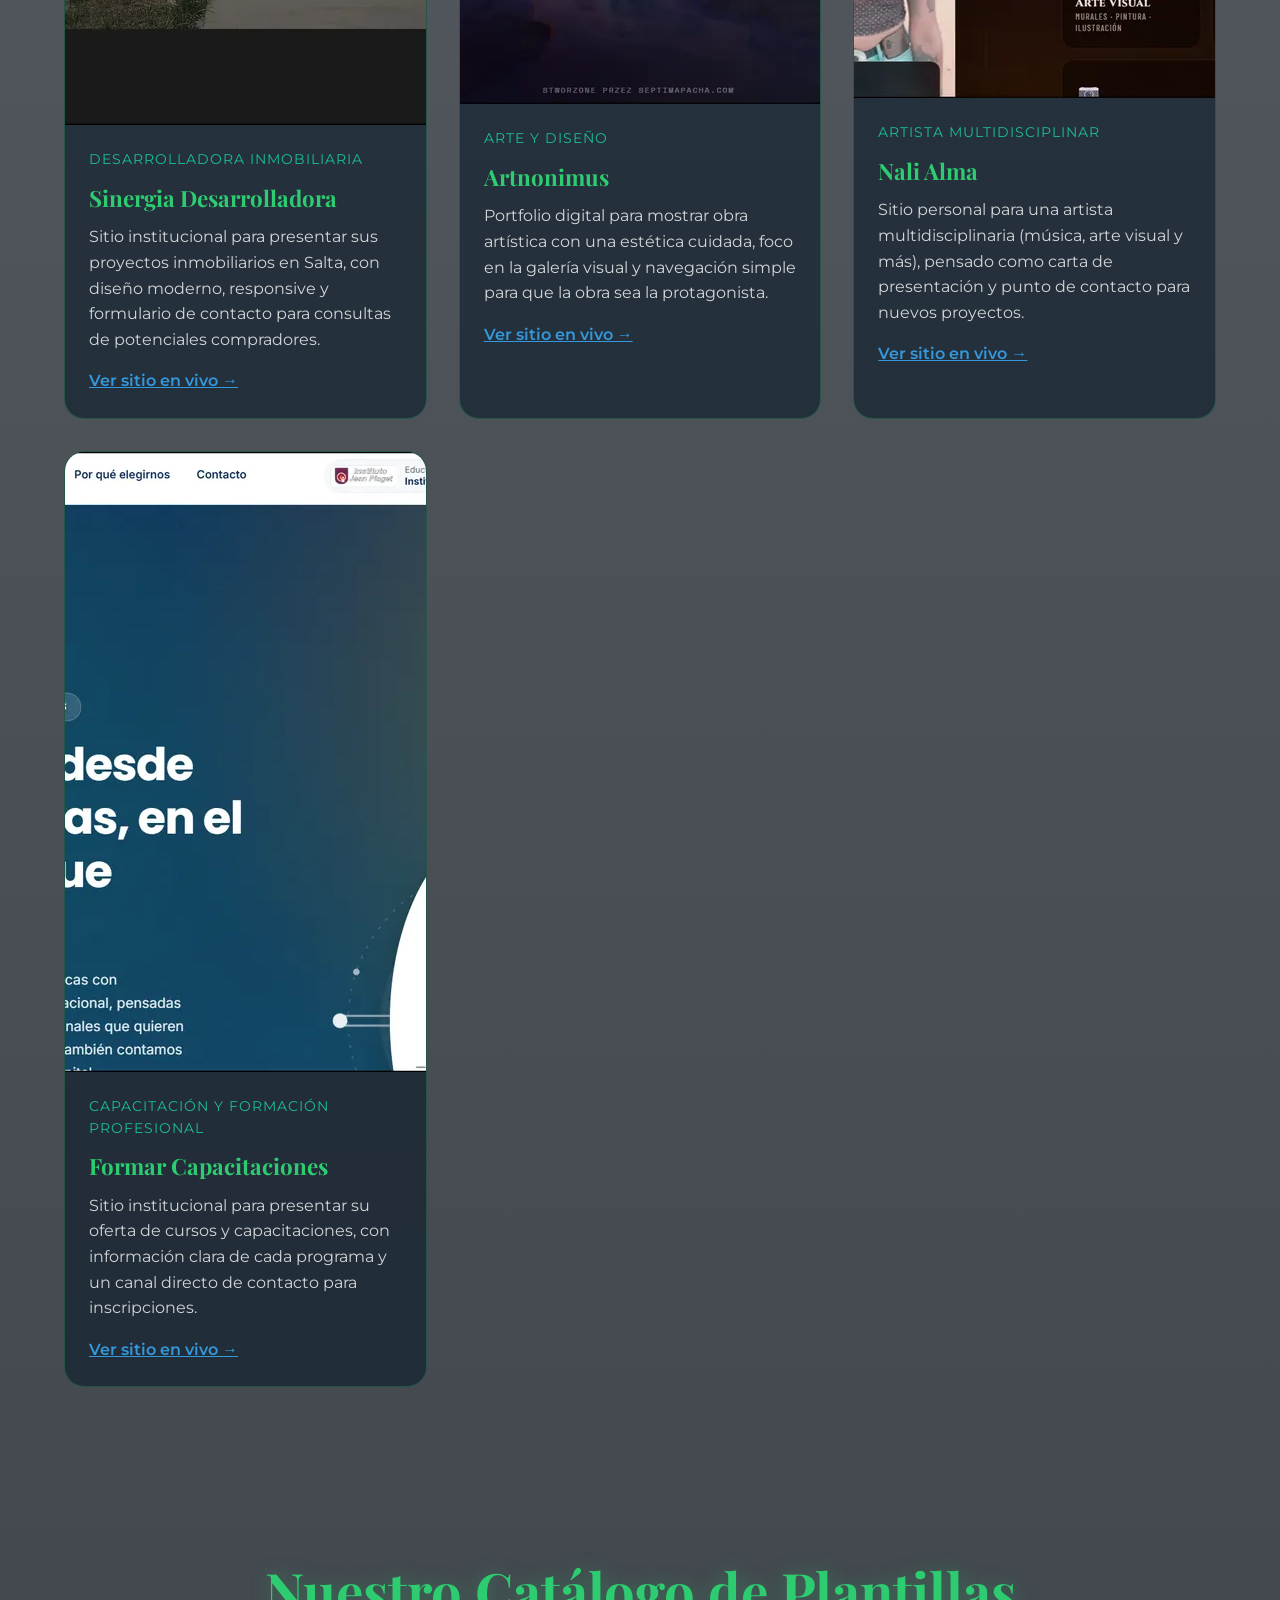
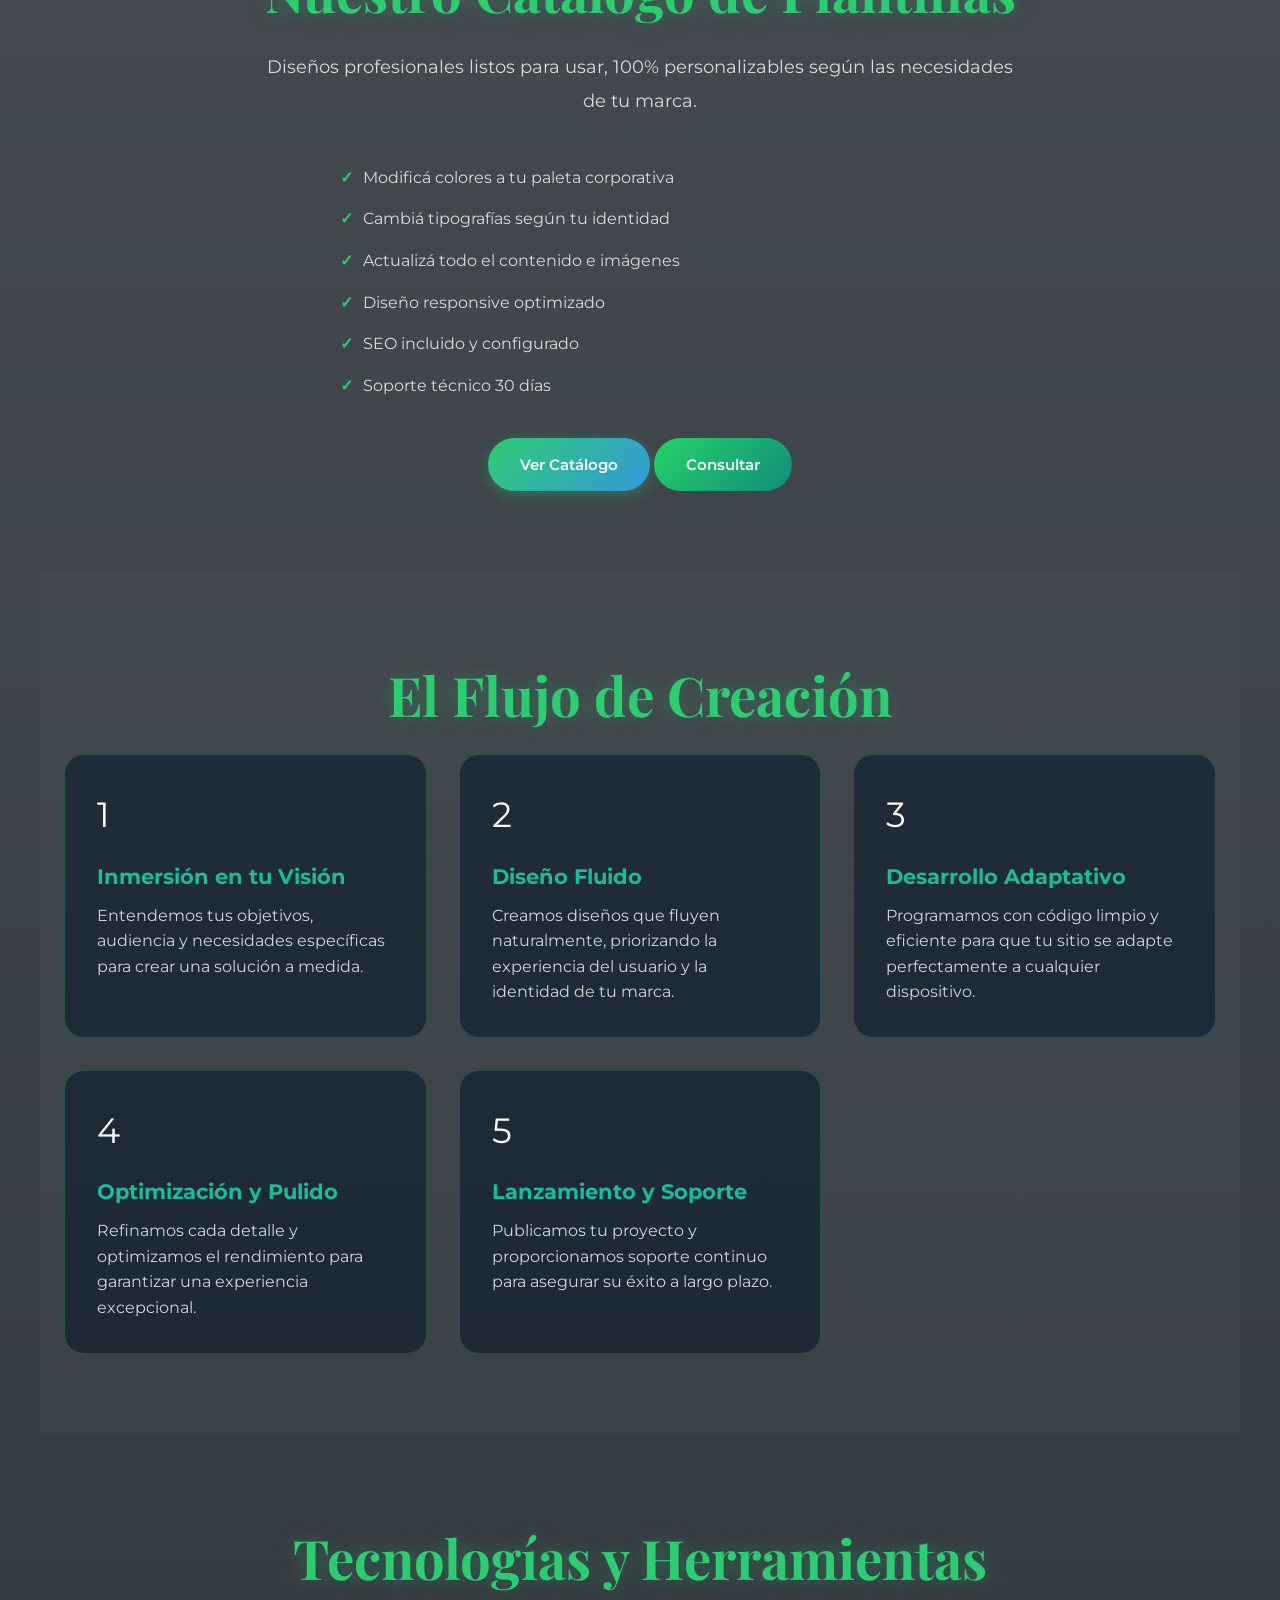
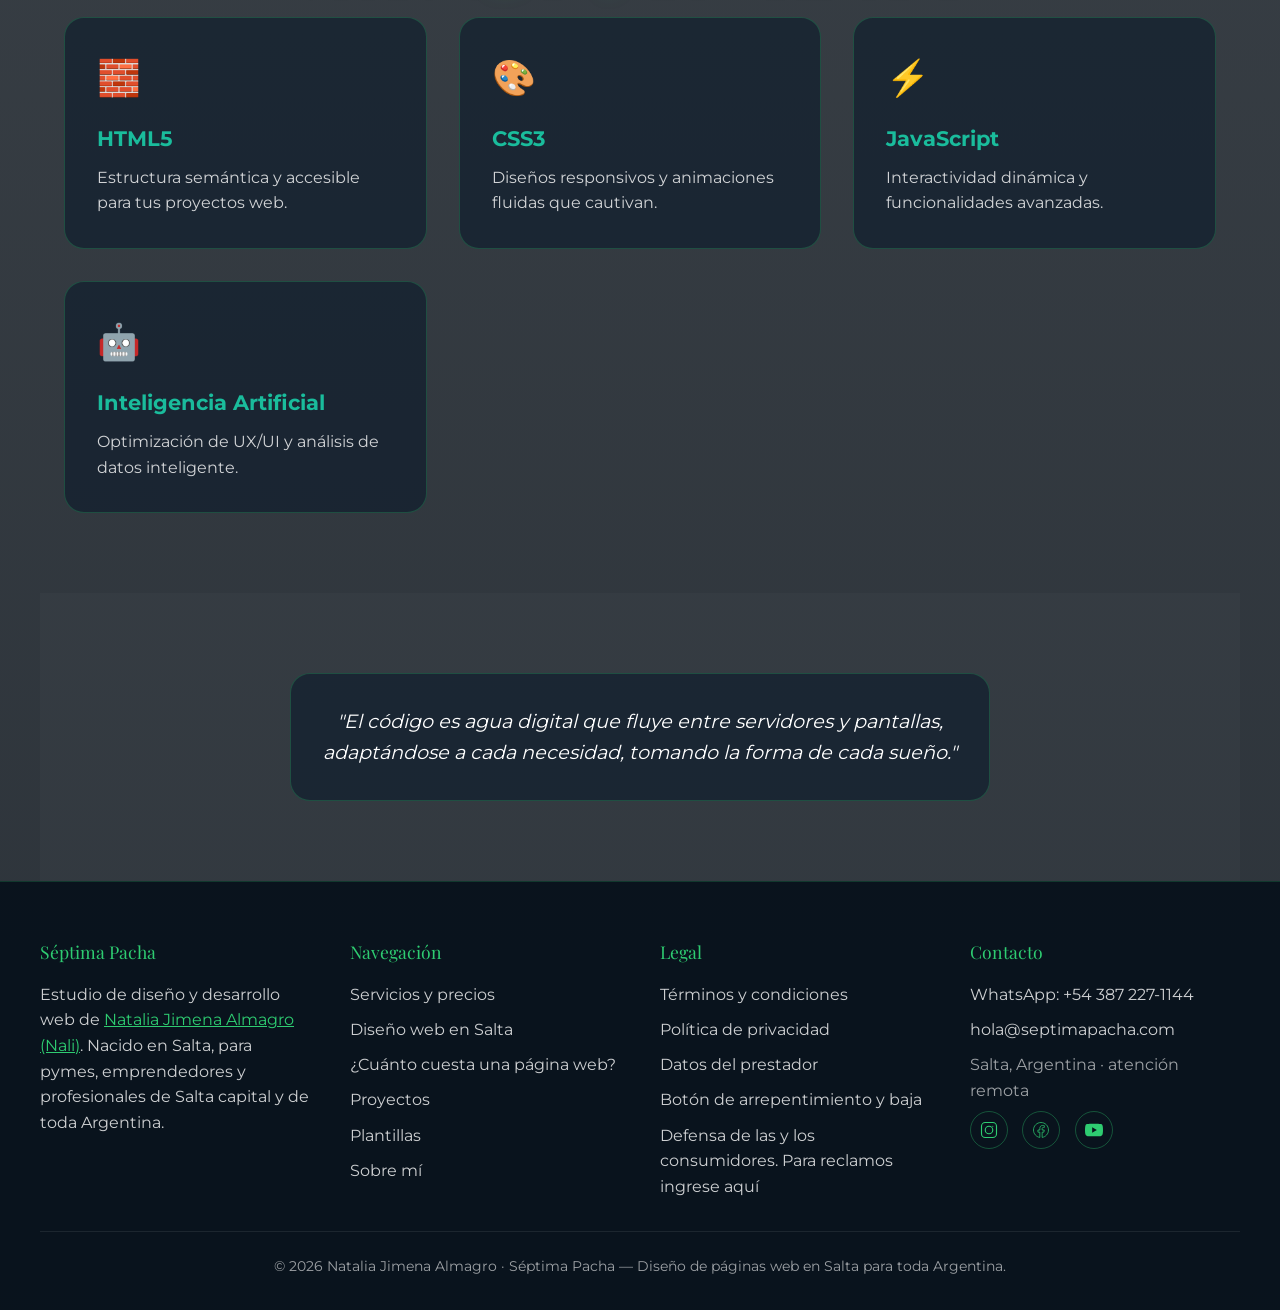
<file: codigo-fluido.html>
<!DOCTYPE html>
<html lang="es-AR">
<head>
<meta charset="UTF-8">
<meta name="viewport" content="width=device-width, initial-scale=1.0">

<title>Proyectos de Desarrollo Web y Diseño de Marca | Código Fluido - Séptima Pacha</title>
<meta name="description" content="Código Fluido es el estudio de desarrollo web y diseño de imagen de marca de Séptima Pacha. Conocé nuestros proyectos reales para clientes de Salta y toda Argentina, y cómo trabajamos.">
<meta name="author" content="Natalia Jimena Almagro">
<meta name="robots" content="index, follow">
<link rel="canonical" href="https://septimapacha.com/codigo-fluido.html">

<meta property="og:type" content="website">
<meta property="og:title" content="Proyectos de Desarrollo Web y Diseño de Marca | Código Fluido - Séptima Pacha">
<meta property="og:description" content="Conocé los proyectos reales de desarrollo web y diseño de imagen de marca de Código Fluido, el estudio de Séptima Pacha, para clientes de toda Argentina.">
<meta property="og:url" content="https://septimapacha.com/codigo-fluido.html">
<meta property="og:site_name" content="Séptima Pacha">
<meta property="og:locale" content="es_AR">
<meta property="og:image" content="https://septimapacha.com/img/og-septima-pacha.jpg">
<meta property="og:image:width" content="1200">
<meta property="og:image:height" content="630">
<meta property="og:image:alt" content="Séptima Pacha — Diseño de páginas web en Salta para toda Argentina">
<meta name="twitter:card" content="summary_large_image">

<link rel="icon" href="favicon.ico" sizes="any">
<link rel="apple-touch-icon" href="apple-touch-icon.png">
<link rel="preload" href="fonts/montserrat-latin.woff2" as="font" type="font/woff2" crossorigin>
<link rel="preload" href="fonts/playfair-display-latin.woff2" as="font" type="font/woff2" crossorigin>
<link rel="stylesheet" href="css/style.css?v=9">
</head>
<body class="page-sub">
<div class="splash-screen" aria-hidden="true">
<div class="splash-bubbles" aria-hidden="true">
  <div class="splash-bubble word word-1">SÉPTIMA<span class="ring-a"></span><span class="ring-b"></span></div>
  <div class="splash-bubble word word-2">PACHA<span class="ring-a"></span><span class="ring-b"></span></div>
  <div class="splash-bubble dot dot-1"></div>
  <div class="splash-bubble dot dot-2"></div>
  <div class="splash-bubble dot dot-3"></div>
  <div class="splash-bubble dot dot-4"></div>
</div>
  <img class="splash-logo" src="img/logo-septima-pacha.webp" alt="Logo Séptima Pacha" width="160" height="160">
  <p class="splash-text">Séptima Pacha</p>
  <p class="splash-subtext">Código Fluido</p>
</div>
<a class="skip-link" href="#main">Saltar al contenido principal</a>

<header class="site-header">
  <a href="index.html" class="site-logo">
    <img class="site-logo-icon" src="img/logo-septima-pacha.webp" alt="Logo Séptima Pacha" width="40" height="40">
    <span class="brand-text">Séptima Pacha</span>
  </a>
  <div class="header-actions">
    <a class="header-legal-link" href="arrepentimiento.html">Botón de arrepentimiento</a>
    <button class="nav-toggle" aria-expanded="false" aria-controls="mainNav" aria-label="Abrir menú de navegación">
      <span></span><span></span><span></span>
    </button>
  </div>
</header>

<div class="nav-backdrop"></div>
<nav class="main-nav" id="mainNav" aria-label="Navegación principal">
  <ul>
    <li><a href="index.html">Inicio</a></li>
    <li><a href="servicios.html">Servicios</a></li>
    <li><a href="servicios.html#precios">Precios</a></li>
    <li><a href="codigo-fluido.html">Proyectos</a></li>
    <li><a href="plantillas.html">Plantillas</a></li>
    <li><a href="sobre-mi.html">Sobre mí</a></li>
  </ul>
  <div class="nav-whatsapp">
    <a class="btn btn-whatsapp" href="https://wa.me/543872271144?text=Hola%2C%20quiero%20consultar%20sobre%20sus%20servicios%20de%20desarrollo%20web" target="_blank" rel="noopener">💬 WhatsApp</a>
  </div>
</nav>

<a class="whatsapp-float" href="https://wa.me/543872271144?text=Hola%2C%20quiero%20consultar%20sobre%20sus%20servicios%20de%20desarrollo%20web" target="_blank" rel="noopener" aria-label="Contactar por WhatsApp">💬</a>

<main id="main">
  <!-- HERO -->
  <section class="hero hero-bubbles-wrap" aria-labelledby="hero-title">
    <div class="floating-bubble" style="top: 10%; right: 10%;" aria-hidden="true">HTML5</div>
    <div class="floating-bubble" style="bottom: 12%; left: 6%;" aria-hidden="true">CSS3</div>
    <div class="floating-bubble" style="top: 45%; right: 20%;" aria-hidden="true">JavaScript</div>
    <div class="floating-bubble" style="bottom: 30%; right: 4%;" aria-hidden="true">Responsive</div>

    <p class="hero-eyebrow">Código Fluido</p>
    <h1 id="hero-title" class="hero-title gradient-text">Desarrollo Web para Toda Argentina</h1>
    <p class="hero-lead">Especializados en <strong>diseño de páginas web profesionales</strong>. Creamos sitios web responsivos que convierten visitantes en clientes.</p>
    <div class="hero-badges">
      <span class="hero-badge">🇦🇷 Desde Salta para toda Argentina</span>
      <span class="hero-badge">🔍 Posicionamiento SEO y estrategia GEO</span>
    </div>
    <div class="hero-ctas">
      <a href="https://wa.me/543872271144?text=Quiero%20consultar%20sobre%20desarrollo%20web" class="btn btn-whatsapp" target="_blank" rel="noopener">Consultar 💬</a>
      <a href="plantillas.html" class="btn btn-outline">Ver Plantillas 🎨</a>
    </div>
  </section>

  <!-- PROYECTOS -->
  <section class="section" id="proyectos" aria-labelledby="proyectos-title">
    <h2 id="proyectos-title" class="section-title fade-in">Proyectos Reales</h2>
    <p class="section-subtitle fade-in">Algunos de los sitios que desarrollamos para clientes de Salta y de otras provincias.</p>

    <div class="card-grid">
      <article class="card project-card fade-in">
        <img class="project-shot" src="img/proyectos/sinergia-desarrolladora.webp" width="1200" height="640" loading="lazy" decoding="async" alt="Captura de pantalla del sitio web de Sinergia Desarrolladora">
        <div class="project-body">
          <p class="project-meta">Desarrolladora inmobiliaria</p>
          <h3 class="project-name">Sinergia Desarrolladora</h3>
          <p class="card-text">Sitio institucional para presentar sus proyectos inmobiliarios en Salta, con diseño moderno, responsive y formulario de contacto para consultas de potenciales compradores.</p>
          <a class="project-link" href="https://sinergiadesarrolladora.com/" target="_blank" rel="noopener">Ver sitio en vivo →</a>
        </div>
      </article>

      <article class="card project-card fade-in">
        <img class="project-shot" src="img/proyectos/artnonimus.webp" width="1200" height="619" loading="lazy" decoding="async" alt="Captura de pantalla del sitio web de Artnonimus">
        <div class="project-body">
          <p class="project-meta">Arte y diseño</p>
          <h3 class="project-name">Artnonimus</h3>
          <p class="card-text">Portfolio digital para mostrar obra artística con una estética cuidada, foco en la galería visual y navegación simple para que la obra sea la protagonista.</p>
          <a class="project-link" href="https://artnonimus.art" target="_blank" rel="noopener">Ver sitio en vivo →</a>
        </div>
      </article>

      <article class="card project-card fade-in">
        <img class="project-shot" src="img/proyectos/nali-alma.webp" width="1200" height="613" loading="lazy" decoding="async" alt="Captura de pantalla del sitio web de Nali Alma">
        <div class="project-body">
          <p class="project-meta">Artista multidisciplinar</p>
          <h3 class="project-name">Nali Alma</h3>
          <p class="card-text">Sitio personal para una artista multidisciplinaria (música, arte visual y más), pensado como carta de presentación y punto de contacto para nuevos proyectos.</p>
          <a class="project-link" href="https://nalialma.art" target="_blank" rel="noopener">Ver sitio en vivo →</a>
        </div>
      </article>

      <article class="card project-card fade-in">
        <img class="project-shot" src="img/proyectos/formar-capacitaciones.webp" width="1200" height="620" loading="lazy" decoding="async" alt="Captura de pantalla del sitio web de Formar Capacitaciones">
        <div class="project-body">
          <p class="project-meta">Capacitación y formación profesional</p>
          <h3 class="project-name">Formar Capacitaciones</h3>
          <p class="card-text">Sitio institucional para presentar su oferta de cursos y capacitaciones, con información clara de cada programa y un canal directo de contacto para inscripciones.</p>
          <a class="project-link" href="https://formarcapacitaciones.com/" target="_blank" rel="noopener">Ver sitio en vivo →</a>
        </div>
      </article>
    </div>
  </section>

  <!-- TESTIMONIOS: sumar acá 2-3 testimonios reales (nombre, rubro y texto) antes de mostrar la sección -->

  <!-- PLANTILLAS (teaser) -->
  <section class="section" aria-labelledby="plantillas-title">
    <h2 id="plantillas-title" class="section-title fade-in">Nuestro Catálogo de Plantillas</h2>
    <p class="section-subtitle fade-in">Diseños profesionales listos para usar, 100% personalizables según las necesidades de tu marca.</p>
    <ul class="pricing-features fade-in" style="max-width: 600px; margin: 0 auto 2rem;">
      <li>Modificá colores a tu paleta corporativa</li>
      <li>Cambiá tipografías según tu identidad</li>
      <li>Actualizá todo el contenido e imágenes</li>
      <li>Diseño responsive optimizado</li>
      <li>SEO incluido y configurado</li>
      <li>Soporte técnico 30 días</li>
    </ul>
    <div class="text-center fade-in">
      <a href="plantillas.html" class="btn btn-primary">Ver Catálogo</a>
      <a href="https://wa.me/543872271144?text=Quiero%20consultar%20sobre%20las%20plantillas" class="btn btn-whatsapp" target="_blank" rel="noopener">Consultar</a>
    </div>
  </section>

  <!-- PROCESO -->
  <section class="section section-alt" id="proceso" aria-labelledby="proceso-title">
    <h2 id="proceso-title" class="section-title fade-in">El Flujo de Creación</h2>
    <div class="card-grid">
      <article class="card fade-in">
        <p class="card-icon" aria-hidden="true">1</p>
        <h3 class="card-title">Inmersión en tu Visión</h3>
        <p class="card-text">Entendemos tus objetivos, audiencia y necesidades específicas para crear una solución a medida.</p>
      </article>
      <article class="card fade-in">
        <p class="card-icon" aria-hidden="true">2</p>
        <h3 class="card-title">Diseño Fluido</h3>
        <p class="card-text">Creamos diseños que fluyen naturalmente, priorizando la experiencia del usuario y la identidad de tu marca.</p>
      </article>
      <article class="card fade-in">
        <p class="card-icon" aria-hidden="true">3</p>
        <h3 class="card-title">Desarrollo Adaptativo</h3>
        <p class="card-text">Programamos con código limpio y eficiente para que tu sitio se adapte perfectamente a cualquier dispositivo.</p>
      </article>
      <article class="card fade-in">
        <p class="card-icon" aria-hidden="true">4</p>
        <h3 class="card-title">Optimización y Pulido</h3>
        <p class="card-text">Refinamos cada detalle y optimizamos el rendimiento para garantizar una experiencia excepcional.</p>
      </article>
      <article class="card fade-in">
        <p class="card-icon" aria-hidden="true">5</p>
        <h3 class="card-title">Lanzamiento y Soporte</h3>
        <p class="card-text">Publicamos tu proyecto y proporcionamos soporte continuo para asegurar su éxito a largo plazo.</p>
      </article>
    </div>
  </section>

  <!-- HERRAMIENTAS -->
  <section class="section" aria-labelledby="herramientas-title">
    <h2 id="herramientas-title" class="section-title fade-in">Tecnologías y Herramientas</h2>
    <div class="card-grid">
      <article class="card fade-in">
        <p class="card-icon" aria-hidden="true">🧱</p>
        <h3 class="card-title">HTML5</h3>
        <p class="card-text">Estructura semántica y accesible para tus proyectos web.</p>
      </article>
      <article class="card fade-in">
        <p class="card-icon" aria-hidden="true">🎨</p>
        <h3 class="card-title">CSS3</h3>
        <p class="card-text">Diseños responsivos y animaciones fluidas que cautivan.</p>
      </article>
      <article class="card fade-in">
        <p class="card-icon" aria-hidden="true">⚡</p>
        <h3 class="card-title">JavaScript</h3>
        <p class="card-text">Interactividad dinámica y funcionalidades avanzadas.</p>
      </article>
      <article class="card fade-in">
        <p class="card-icon" aria-hidden="true">🤖</p>
        <h3 class="card-title">Inteligencia Artificial</h3>
        <p class="card-text">Optimización de UX/UI y análisis de datos inteligente.</p>
      </article>
    </div>
  </section>

  <!-- FILOSOFÍA -->
  <section class="section section-alt" aria-labelledby="filosofia-title">
    <h2 id="filosofia-title" class="sr-only">Filosofía</h2>
    <blockquote class="card fade-in text-center" style="max-width: 700px; margin: 0 auto; font-size: 1.2rem; font-style: italic;">
      "El código es agua digital que fluye entre servidores y pantallas, adaptándose a cada necesidad, tomando la forma de cada sueño."
    </blockquote>
  </section>
</main>

<footer class="site-footer">
  <div class="footer-grid">
    <div>
      <p class="footer-heading">Séptima Pacha</p>
      <p class="card-text">Estudio de diseño y desarrollo web de <a href="sobre-mi.html">Natalia Jimena Almagro (Nali)</a>. Nacido en Salta, para pymes, emprendedores y profesionales de Salta capital y de toda Argentina.</p>
    </div>
    <div>
      <p class="footer-heading">Navegación</p>
      <ul class="footer-links">
        <li><a href="servicios.html#precios">Servicios y precios</a></li>
        <li><a href="diseno-web-salta.html">Diseño web en Salta</a></li>
        <li><a href="cuanto-cuesta-una-pagina-web.html">¿Cuánto cuesta una página web?</a></li>
        <li><a href="codigo-fluido.html">Proyectos</a></li>
        <li><a href="plantillas.html">Plantillas</a></li>
        <li><a href="sobre-mi.html">Sobre mí</a></li>
      </ul>
    </div>
    <div>
      <p class="footer-heading">Legal</p>
      <ul class="footer-links">
        <li><a href="terminos.html">Términos y condiciones</a></li>
        <li><a href="privacidad.html">Política de privacidad</a></li>
        <li><a href="terminos.html#prestador">Datos del prestador</a></li>
        <li><a href="arrepentimiento.html">Botón de arrepentimiento y baja</a></li>
        <li><a href="https://www.argentina.gob.ar/produccion/defensadelconsumidor/formulario" target="_blank" rel="noopener">Defensa de las y los consumidores. Para reclamos ingrese aquí</a></li>
      </ul>
    </div>
    <div>
      <p class="footer-heading">Contacto</p>
      <ul class="footer-links">
        <li><a href="https://wa.me/543872271144" target="_blank" rel="noopener">WhatsApp: +54 387 227-1144</a></li>
        <li><a href="mailto:hola@septimapacha.com">hola@septimapacha.com</a></li>
        <li>Salta, Argentina · atención remota</li>
      </ul>
      <div class="footer-social">
        <a href="https://www.instagram.com/septimapacha/" target="_blank" rel="noopener" aria-label="Instagram de Séptima Pacha"><svg viewBox="0 0 24 24" aria-hidden="true"><rect x="2" y="2" width="20" height="20" rx="5" fill="none" stroke="#2ECC71" stroke-width="1.5"/><circle cx="12" cy="12" r="5" fill="none" stroke="#2ECC71" stroke-width="1.5"/><circle cx="17" cy="7" r="0.8"/></svg></a>
        <a href="https://www.facebook.com/profile.php?id=61579308766458" target="_blank" rel="noopener" aria-label="Facebook de Séptima Pacha"><svg viewBox="0 0 24 24" aria-hidden="true"><path d="M12 2C6.48 2 2 6.48 2 12c0 5 3.64 9.12 8.44 9.88v-7h-2.54V12h2.54V9.85c0-2.52 1.5-3.9 3.75-3.9 1.09 0 2.23.19 2.23.19v2.45h-1.26c-1.24 0-1.62.77-1.62 1.56V12h2.77l-.44 2.88h-2.33v7c4.8-.76 8.44-4.88 8.44-9.88C22 6.48 17.52 2 12 2z" fill="none" stroke="#2ECC71" stroke-width="1"/></svg></a>
        <a href="https://www.youtube.com/@septima.pacha" target="_blank" rel="noopener" aria-label="YouTube de Séptima Pacha"><svg viewBox="0 0 24 24" aria-hidden="true"><path d="M23.498 6.186a3.016 3.016 0 0 0-2.122-2.136C19.505 3.545 12 3.545 12 3.545s-7.505 0-9.377.505A3.017 3.017 0 0 0 .502 6.186C0 8.07 0 12 0 12s0 3.93.502 5.814a3.016 3.016 0 0 0 2.122 2.136c1.871.505 9.376.505 9.376.505s7.505 0 9.377-.505a3.015 3.015 0 0 0 2.122-2.136C24 15.93 24 12 24 12s0-3.93-.502-5.814zM9.545 15.568V8.432L15.818 12l-6.273 3.568z"/></svg></a>
      </div>
    </div>
  </div>
  <p class="footer-bottom">© 2026 Natalia Jimena Almagro · Séptima Pacha — Diseño de páginas web en Salta para toda Argentina.</p>
</footer>

<script src="js/main.js?v=9"></script>
</body>
</html>
</file>
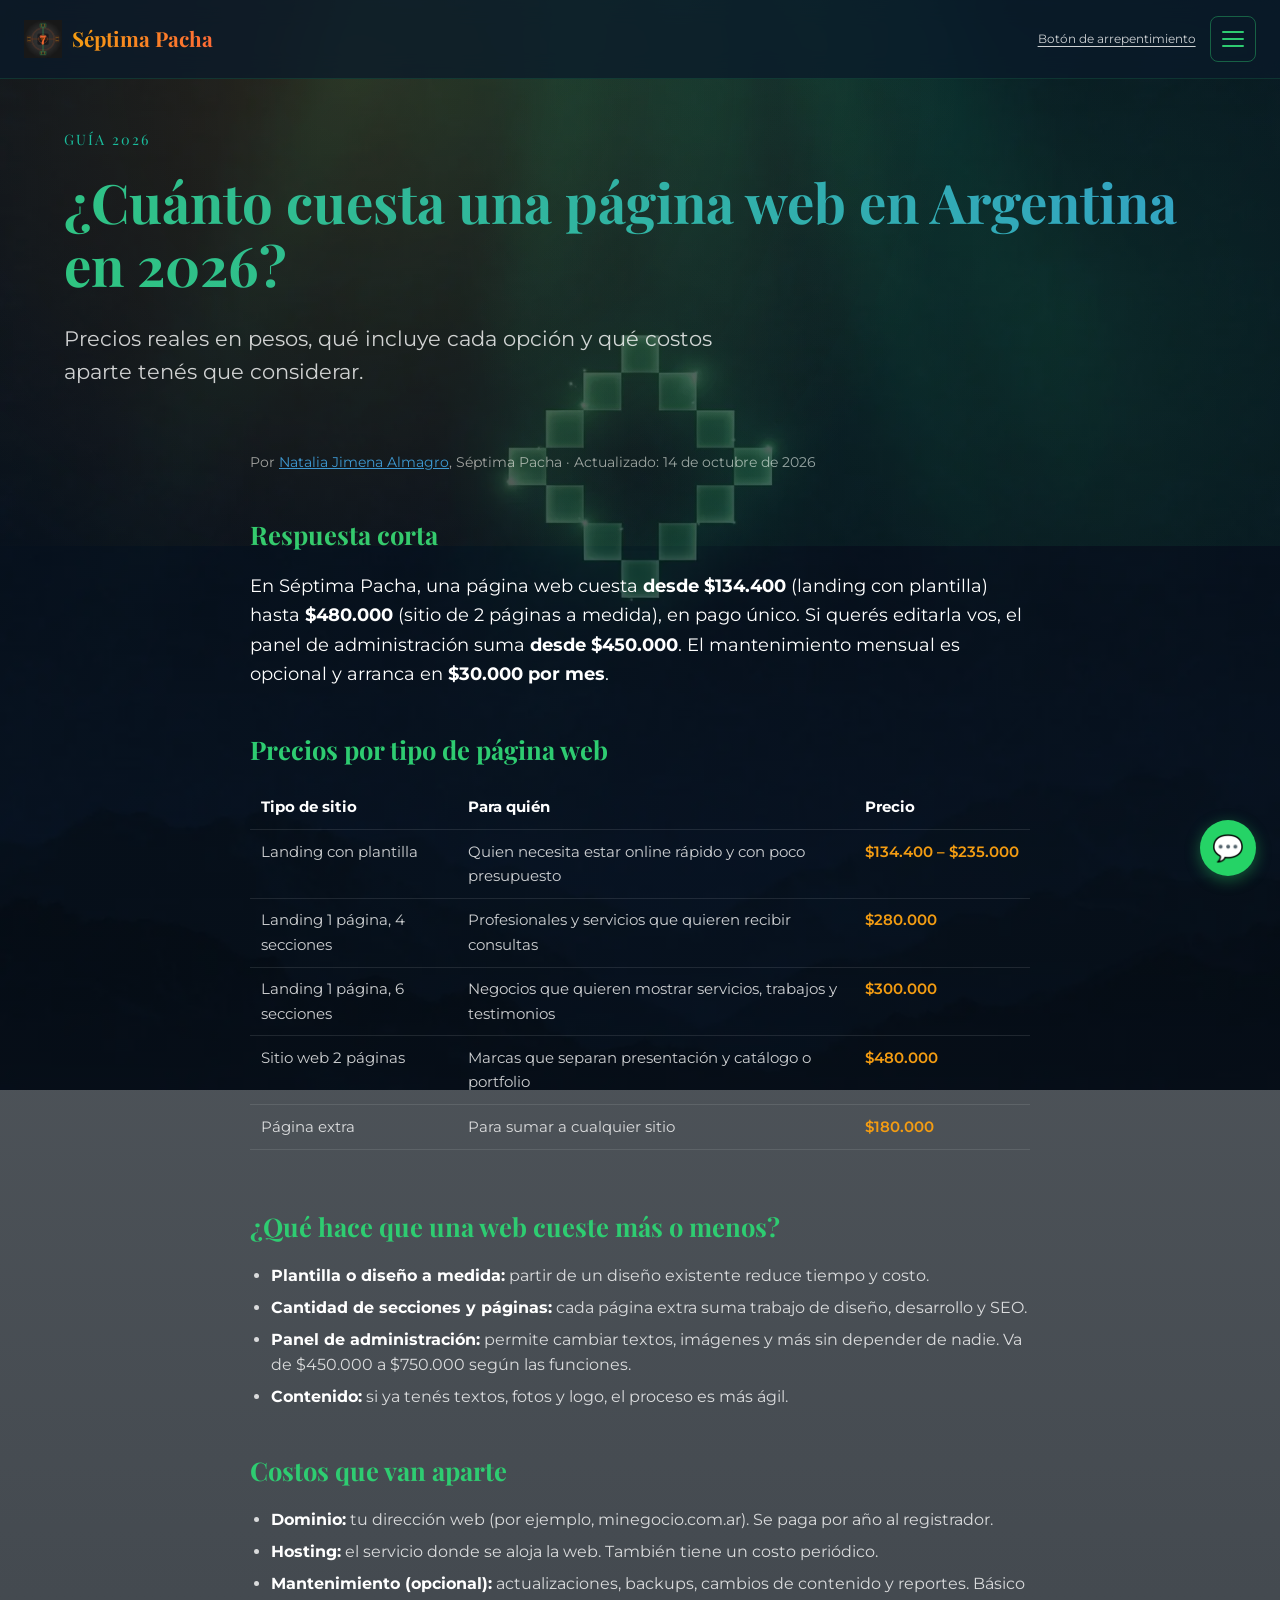
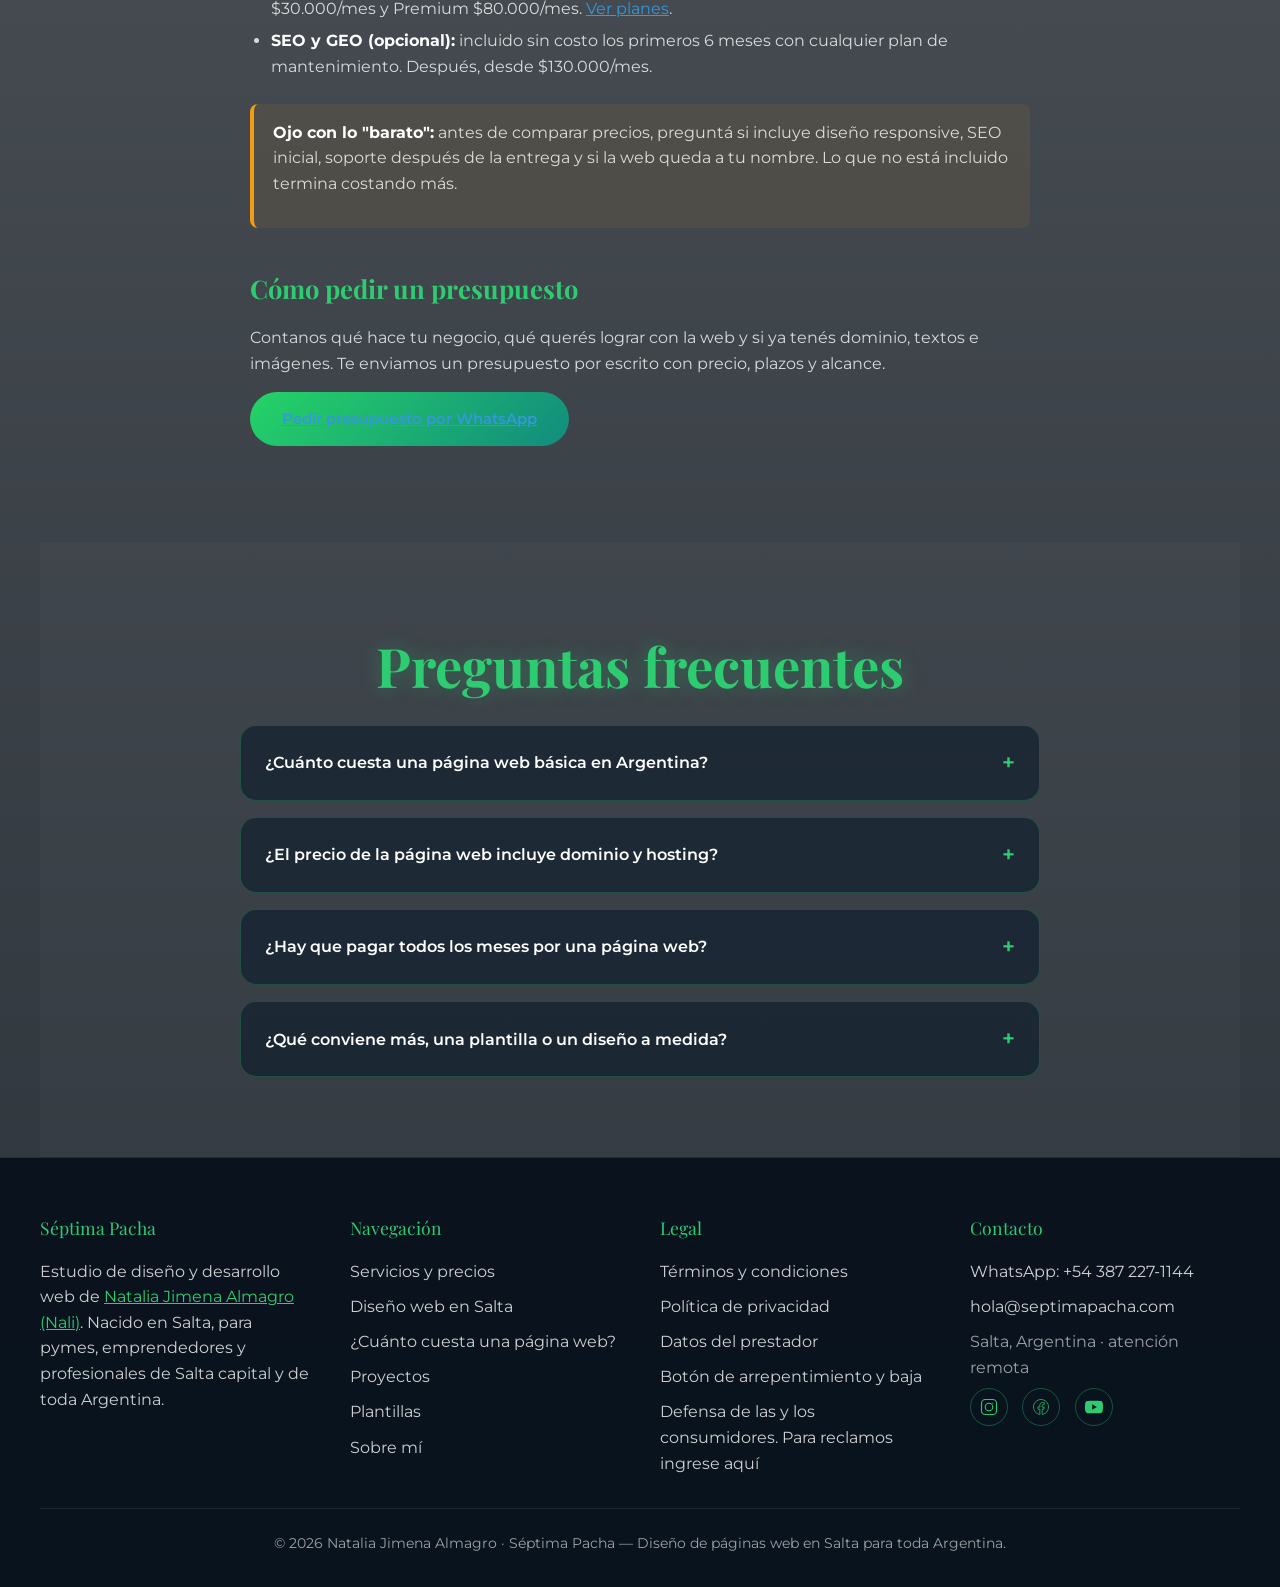
<file: cuanto-cuesta-una-pagina-web.html>
<!DOCTYPE html>
<html lang="es-AR">
<head>
<meta charset="UTF-8">
<meta name="viewport" content="width=device-width, initial-scale=1.0">

<title>¿Cuánto Cuesta una Página Web en Argentina en 2026? Precios Reales | Séptima Pacha</title>
<meta name="description" content="Precios reales de páginas web en Argentina en 2026: landing pages desde $134.400, sitios de 2 páginas $480.000, paneles y mantenimiento. Qué incluye y qué costos van aparte.">
<meta name="author" content="Natalia Jimena Almagro">
<meta name="robots" content="index, follow">
<link rel="canonical" href="https://septimapacha.com/cuanto-cuesta-una-pagina-web.html">

<meta property="og:type" content="website">
<meta property="og:title" content="¿Cuánto Cuesta una Página Web en Argentina en 2026? Precios Reales | Séptima Pacha">
<meta property="og:description" content="Precios reales de páginas web en Argentina en 2026: landing pages desde $134.400, sitios de 2 páginas $480.000, paneles y mantenimiento. Qué incluye y qué costos van aparte.">
<meta property="og:url" content="https://septimapacha.com/cuanto-cuesta-una-pagina-web.html">
<meta property="og:site_name" content="Séptima Pacha">
<meta property="og:locale" content="es_AR">
<meta property="og:image" content="https://septimapacha.com/img/og-septima-pacha.jpg">
<meta property="og:image:width" content="1200">
<meta property="og:image:height" content="630">
<meta property="og:image:alt" content="Séptima Pacha — Diseño de páginas web en Salta para toda Argentina">
<meta name="twitter:card" content="summary_large_image">

<link rel="icon" href="favicon.ico" sizes="any">
<link rel="apple-touch-icon" href="apple-touch-icon.png">
<link rel="preload" href="fonts/montserrat-latin.woff2" as="font" type="font/woff2" crossorigin>
<link rel="preload" href="fonts/playfair-display-latin.woff2" as="font" type="font/woff2" crossorigin>
<link rel="stylesheet" href="css/style.css?v=9">

<script type="application/ld+json">
{
  "@context": "https://schema.org",
  "@type": "Article",
  "headline": "¿Cuánto cuesta una página web en Argentina en 2026?",
  "inLanguage": "es-AR",
  "datePublished": "2026-10-14",
  "dateModified": "2026-10-14",
  "author": {
    "@type": "Person",
    "@id": "https://septimapacha.com/sobre-mi.html#natalia",
    "name": "Natalia Jimena Almagro",
    "url": "https://septimapacha.com/sobre-mi.html"
  },
  "publisher": {
    "@type": "Organization",
    "@id": "https://septimapacha.com/#negocio",
    "name": "Séptima Pacha",
    "logo": {
      "@type": "ImageObject",
      "url": "https://septimapacha.com/img/logo-septima-pacha-512.png"
    }
  },
  "image": "https://septimapacha.com/img/og-septima-pacha.jpg",
  "mainEntityOfPage": "https://septimapacha.com/cuanto-cuesta-una-pagina-web.html"
}
</script>
<script type="application/ld+json">
{
  "@context": "https://schema.org",
  "@type": "FAQPage",
  "mainEntity": [
    {
      "@type": "Question",
      "name": "¿Cuánto cuesta una página web básica en Argentina?",
      "acceptedAnswer": {
        "@type": "Answer",
        "text": "En Séptima Pacha, la opción más económica es una landing con plantilla, de $134.400 a $235.000 según el diseño elegido. Una landing a medida de 1 página cuesta $280.000 (4 secciones) o $300.000 (6 secciones)."
      }
    },
    {
      "@type": "Question",
      "name": "¿El precio de la página web incluye dominio y hosting?",
      "acceptedAnswer": {
        "@type": "Answer",
        "text": "No. El dominio (por ejemplo, .com.ar) y el hosting se contratan aparte y tienen un costo anual propio. Te asesoramos para elegirlos y configurarlos."
      }
    },
    {
      "@type": "Question",
      "name": "¿Hay que pagar todos los meses por una página web?",
      "acceptedAnswer": {
        "@type": "Answer",
        "text": "El desarrollo es un pago único. Lo mensual es opcional: el mantenimiento (desde $30.000 por mes) mantiene tu web actualizada, respaldada y con cambios de contenido, e incluye SEO y GEO sin costo los primeros 6 meses."
      }
    },
    {
      "@type": "Question",
      "name": "¿Qué conviene más, una plantilla o un diseño a medida?",
      "acceptedAnswer": {
        "@type": "Answer",
        "text": "Una plantilla es más rápida y económica, ideal para empezar. Un diseño a medida se adapta por completo a tu marca y a lo que necesitás comunicar. Si dudás, contanos tu caso y te recomendamos la opción que tenga más sentido."
      }
    }
  ]
}
</script>
</head>
<body class="page-sub">
<a class="skip-link" href="#main">Saltar al contenido principal</a>

<header class="site-header">
  <a href="index.html" class="site-logo">
    <img class="site-logo-icon" src="img/logo-septima-pacha.webp" alt="Logo Séptima Pacha" width="40" height="40">
    <span class="brand-text">Séptima Pacha</span>
  </a>
  <div class="header-actions">
    <a class="header-legal-link" href="arrepentimiento.html">Botón de arrepentimiento</a>
    <button class="nav-toggle" aria-expanded="false" aria-controls="mainNav" aria-label="Abrir menú de navegación">
      <span></span><span></span><span></span>
    </button>
  </div>
</header>

<div class="nav-backdrop"></div>
<nav class="main-nav" id="mainNav" aria-label="Navegación principal">
  <ul>
    <li><a href="index.html">Inicio</a></li>
    <li><a href="servicios.html">Servicios</a></li>
    <li><a href="servicios.html#precios">Precios</a></li>
    <li><a href="codigo-fluido.html">Proyectos</a></li>
    <li><a href="plantillas.html">Plantillas</a></li>
    <li><a href="sobre-mi.html">Sobre mí</a></li>
  </ul>
  <div class="nav-whatsapp">
    <a class="btn btn-whatsapp" href="https://wa.me/543872271144?text=Hola%2C%20quiero%20consultar%20sobre%20sus%20servicios%20de%20desarrollo%20web" target="_blank" rel="noopener">💬 WhatsApp</a>
  </div>
</nav>

<a class="whatsapp-float" href="https://wa.me/543872271144?text=Hola%2C%20quiero%20consultar%20sobre%20sus%20servicios%20de%20desarrollo%20web" target="_blank" rel="noopener" aria-label="Contactar por WhatsApp">💬</a>

<main id="main">
  <section class="hero page-hero" aria-labelledby="page-title">
    <p class="hero-eyebrow">Guía 2026</p>
    <h1 id="page-title" class="hero-title gradient-text">¿Cuánto cuesta una página web en Argentina en 2026?</h1>
    <p class="hero-lead">Precios reales en pesos, qué incluye cada opción y qué costos aparte tenés que considerar.</p>
  </section>

  <section class="section">
    <article class="prose">
      <p class="updated">Por <a href="sobre-mi.html">Natalia Jimena Almagro</a>, Séptima Pacha · Actualizado: 14 de octubre de 2026</p>

      <h2>Respuesta corta</h2>
      <p class="lead">En Séptima Pacha, una página web cuesta <strong>desde $134.400</strong> (landing con plantilla) hasta <strong>$480.000</strong> (sitio de 2 páginas a medida), en pago único. Si querés editarla vos, el panel de administración suma <strong>desde $450.000</strong>. El mantenimiento mensual es opcional y arranca en <strong>$30.000 por mes</strong>.</p>

      <h2>Precios por tipo de página web</h2>
      <div class="table-scroll">
        <table>
          <thead><tr><th>Tipo de sitio</th><th>Para quién</th><th>Precio</th></tr></thead>
          <tbody>
            <tr><td>Landing con plantilla</td><td>Quien necesita estar online rápido y con poco presupuesto</td><td>$134.400 – $235.000</td></tr>
            <tr><td>Landing 1 página, 4 secciones</td><td>Profesionales y servicios que quieren recibir consultas</td><td>$280.000</td></tr>
            <tr><td>Landing 1 página, 6 secciones</td><td>Negocios que quieren mostrar servicios, trabajos y testimonios</td><td>$300.000</td></tr>
            <tr><td>Sitio web 2 páginas</td><td>Marcas que separan presentación y catálogo o portfolio</td><td>$480.000</td></tr>
            <tr><td>Página extra</td><td>Para sumar a cualquier sitio</td><td>$180.000</td></tr>
          </tbody>
        </table>
      </div>

      <h2>¿Qué hace que una web cueste más o menos?</h2>
      <ul>
        <li><strong>Plantilla o diseño a medida:</strong> partir de un diseño existente reduce tiempo y costo.</li>
        <li><strong>Cantidad de secciones y páginas:</strong> cada página extra suma trabajo de diseño, desarrollo y SEO.</li>
        <li><strong>Panel de administración:</strong> permite cambiar textos, imágenes y más sin depender de nadie. Va de $450.000 a $750.000 según las funciones.</li>
        <li><strong>Contenido:</strong> si ya tenés textos, fotos y logo, el proceso es más ágil.</li>
      </ul>

      <h2>Costos que van aparte</h2>
      <ul>
        <li><strong>Dominio:</strong> tu dirección web (por ejemplo, minegocio.com.ar). Se paga por año al registrador.</li>
        <li><strong>Hosting:</strong> el servicio donde se aloja la web. También tiene un costo periódico.</li>
        <li><strong>Mantenimiento (opcional):</strong> actualizaciones, backups, cambios de contenido y reportes. Básico $30.000/mes y Premium $80.000/mes. <a href="servicios.html#mantenimiento">Ver planes</a>.</li>
        <li><strong>SEO y GEO (opcional):</strong> incluido sin costo los primeros 6 meses con cualquier plan de mantenimiento. Después, desde $130.000/mes.</li>
      </ul>

      <div class="callout">
        <p><strong>Ojo con lo "barato":</strong> antes de comparar precios, preguntá si incluye diseño responsive, SEO inicial, soporte después de la entrega y si la web queda a tu nombre. Lo que no está incluido termina costando más.</p>
      </div>

      <h2>Cómo pedir un presupuesto</h2>
      <p>Contanos qué hace tu negocio, qué querés lograr con la web y si ya tenés dominio, textos e imágenes. Te enviamos un presupuesto por escrito con precio, plazos y alcance.</p>
      <p><a class="btn btn-whatsapp" href="https://wa.me/543872271144?text=Hola%2C%20quiero%20un%20presupuesto%20para%20mi%20p%C3%A1gina%20web" target="_blank" rel="noopener">Pedir presupuesto por WhatsApp</a></p>
    </article>
  </section>

  <section class="section section-alt" aria-labelledby="faq-title">
    <h2 id="faq-title" class="section-title fade-in">Preguntas frecuentes</h2>
    <div class="faq-list fade-in">
      <details class="faq-item">
        <summary>¿Cuánto cuesta una página web básica en Argentina?</summary>
        <p class="faq-answer">En Séptima Pacha, la opción más económica es una landing con plantilla, de $134.400 a $235.000 según el diseño elegido. Una landing a medida de 1 página cuesta $280.000 (4 secciones) o $300.000 (6 secciones).</p>
      </details>
      <details class="faq-item">
        <summary>¿El precio de la página web incluye dominio y hosting?</summary>
        <p class="faq-answer">No. El dominio (por ejemplo, .com.ar) y el hosting se contratan aparte y tienen un costo anual propio. Te asesoramos para elegirlos y configurarlos.</p>
      </details>
      <details class="faq-item">
        <summary>¿Hay que pagar todos los meses por una página web?</summary>
        <p class="faq-answer">El desarrollo es un pago único. Lo mensual es opcional: el mantenimiento (desde $30.000 por mes) mantiene tu web actualizada, respaldada y con cambios de contenido, e incluye SEO y GEO sin costo los primeros 6 meses.</p>
      </details>
      <details class="faq-item">
        <summary>¿Qué conviene más, una plantilla o un diseño a medida?</summary>
        <p class="faq-answer">Una plantilla es más rápida y económica, ideal para empezar. Un diseño a medida se adapta por completo a tu marca y a lo que necesitás comunicar. Si dudás, contanos tu caso y te recomendamos la opción que tenga más sentido.</p>
      </details>
    </div>
  </section>
</main>

<footer class="site-footer">
  <div class="footer-grid">
    <div>
      <p class="footer-heading">Séptima Pacha</p>
      <p class="card-text">Estudio de diseño y desarrollo web de <a href="sobre-mi.html">Natalia Jimena Almagro (Nali)</a>. Nacido en Salta, para pymes, emprendedores y profesionales de Salta capital y de toda Argentina.</p>
    </div>
    <div>
      <p class="footer-heading">Navegación</p>
      <ul class="footer-links">
        <li><a href="servicios.html#precios">Servicios y precios</a></li>
        <li><a href="diseno-web-salta.html">Diseño web en Salta</a></li>
        <li><a href="cuanto-cuesta-una-pagina-web.html">¿Cuánto cuesta una página web?</a></li>
        <li><a href="codigo-fluido.html">Proyectos</a></li>
        <li><a href="plantillas.html">Plantillas</a></li>
        <li><a href="sobre-mi.html">Sobre mí</a></li>
      </ul>
    </div>
    <div>
      <p class="footer-heading">Legal</p>
      <ul class="footer-links">
        <li><a href="terminos.html">Términos y condiciones</a></li>
        <li><a href="privacidad.html">Política de privacidad</a></li>
        <li><a href="terminos.html#prestador">Datos del prestador</a></li>
        <li><a href="arrepentimiento.html">Botón de arrepentimiento y baja</a></li>
        <li><a href="https://www.argentina.gob.ar/produccion/defensadelconsumidor/formulario" target="_blank" rel="noopener">Defensa de las y los consumidores. Para reclamos ingrese aquí</a></li>
      </ul>
    </div>
    <div>
      <p class="footer-heading">Contacto</p>
      <ul class="footer-links">
        <li><a href="https://wa.me/543872271144" target="_blank" rel="noopener">WhatsApp: +54 387 227-1144</a></li>
        <li><a href="mailto:hola@septimapacha.com">hola@septimapacha.com</a></li>
        <li>Salta, Argentina · atención remota</li>
      </ul>
      <div class="footer-social">
        <a href="https://www.instagram.com/septimapacha/" target="_blank" rel="noopener" aria-label="Instagram de Séptima Pacha"><svg viewBox="0 0 24 24" aria-hidden="true"><rect x="2" y="2" width="20" height="20" rx="5" fill="none" stroke="#2ECC71" stroke-width="1.5"/><circle cx="12" cy="12" r="5" fill="none" stroke="#2ECC71" stroke-width="1.5"/><circle cx="17" cy="7" r="0.8"/></svg></a>
        <a href="https://www.facebook.com/profile.php?id=61579308766458" target="_blank" rel="noopener" aria-label="Facebook de Séptima Pacha"><svg viewBox="0 0 24 24" aria-hidden="true"><path d="M12 2C6.48 2 2 6.48 2 12c0 5 3.64 9.12 8.44 9.88v-7h-2.54V12h2.54V9.85c0-2.52 1.5-3.9 3.75-3.9 1.09 0 2.23.19 2.23.19v2.45h-1.26c-1.24 0-1.62.77-1.62 1.56V12h2.77l-.44 2.88h-2.33v7c4.8-.76 8.44-4.88 8.44-9.88C22 6.48 17.52 2 12 2z" fill="none" stroke="#2ECC71" stroke-width="1"/></svg></a>
        <a href="https://www.youtube.com/@septima.pacha" target="_blank" rel="noopener" aria-label="YouTube de Séptima Pacha"><svg viewBox="0 0 24 24" aria-hidden="true"><path d="M23.498 6.186a3.016 3.016 0 0 0-2.122-2.136C19.505 3.545 12 3.545 12 3.545s-7.505 0-9.377.505A3.017 3.017 0 0 0 .502 6.186C0 8.07 0 12 0 12s0 3.93.502 5.814a3.016 3.016 0 0 0 2.122 2.136c1.871.505 9.376.505 9.376.505s7.505 0 9.377-.505a3.015 3.015 0 0 0 2.122-2.136C24 15.93 24 12 24 12s0-3.93-.502-5.814zM9.545 15.568V8.432L15.818 12l-6.273 3.568z"/></svg></a>
      </div>
    </div>
  </div>
  <p class="footer-bottom">© 2026 Natalia Jimena Almagro · Séptima Pacha — Diseño de páginas web en Salta para toda Argentina.</p>
</footer>

<script src="js/main.js?v=9"></script>
</body>
</html>
</file>
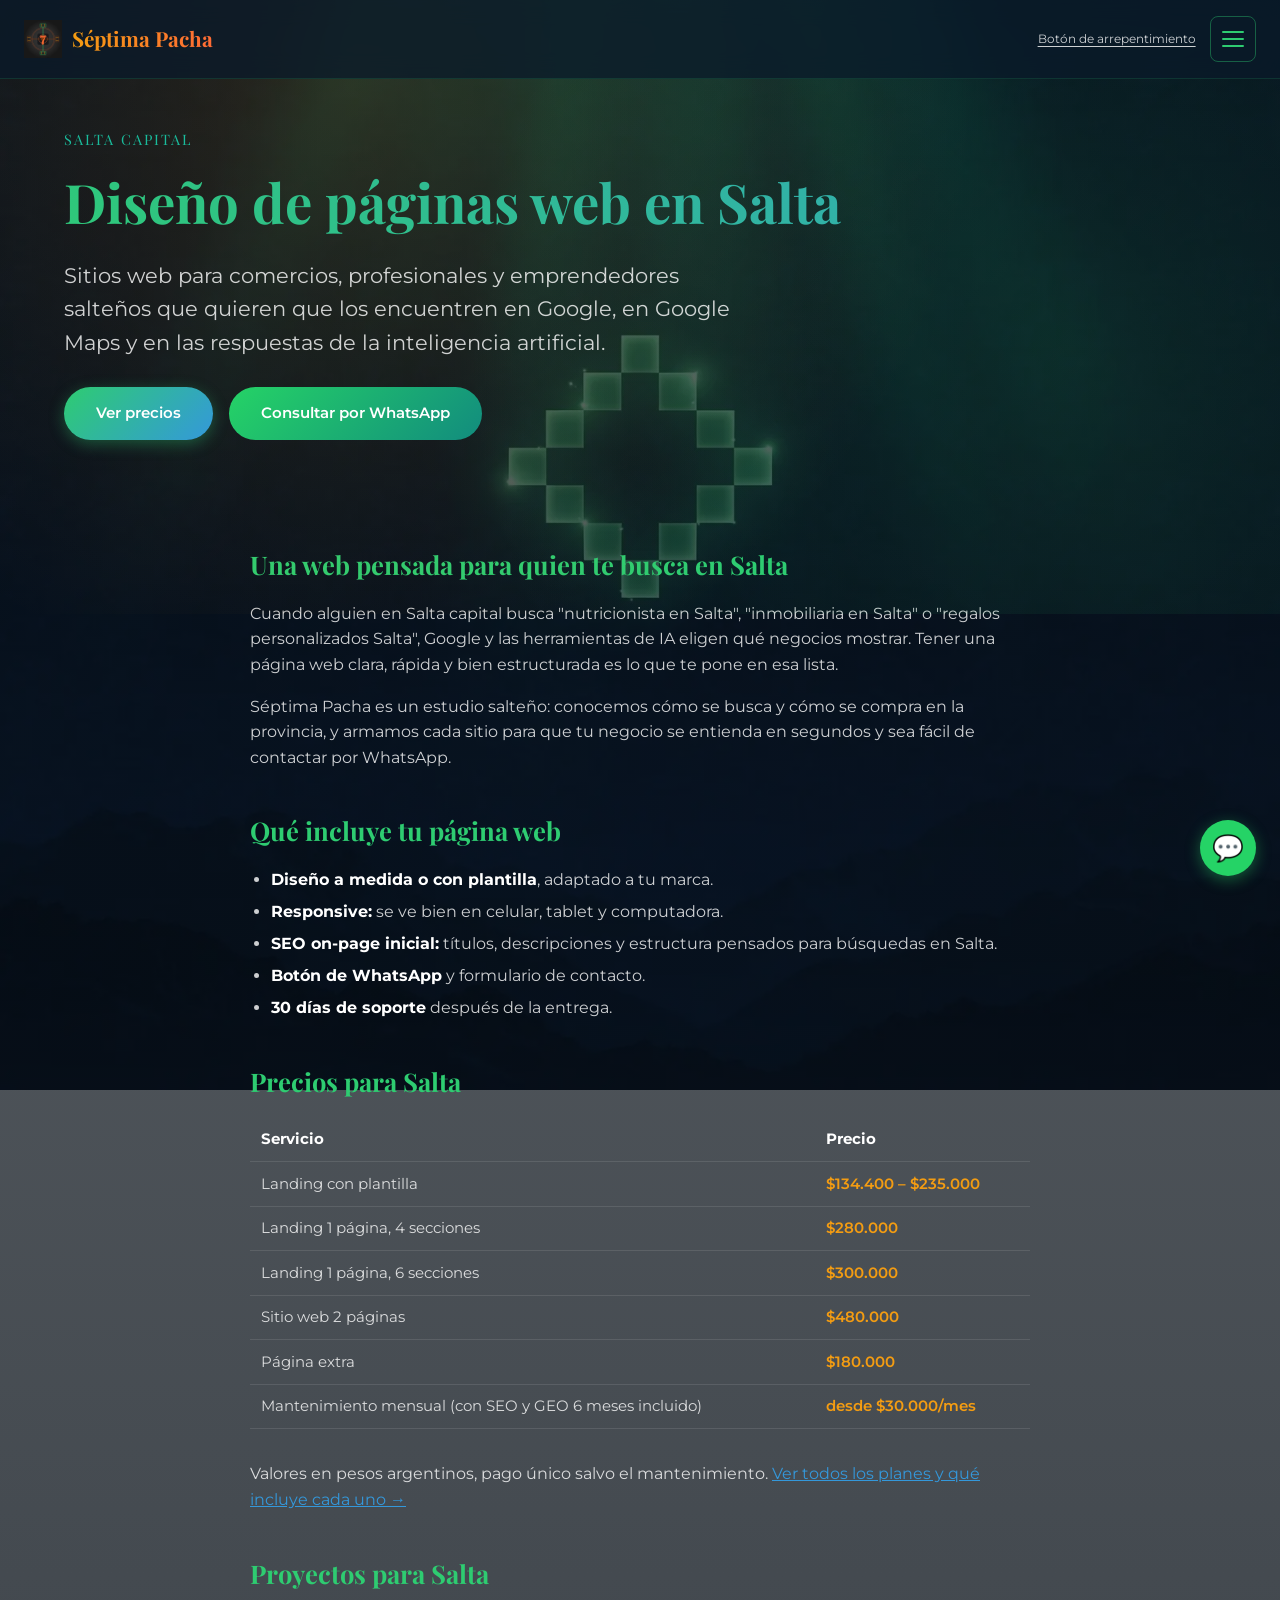
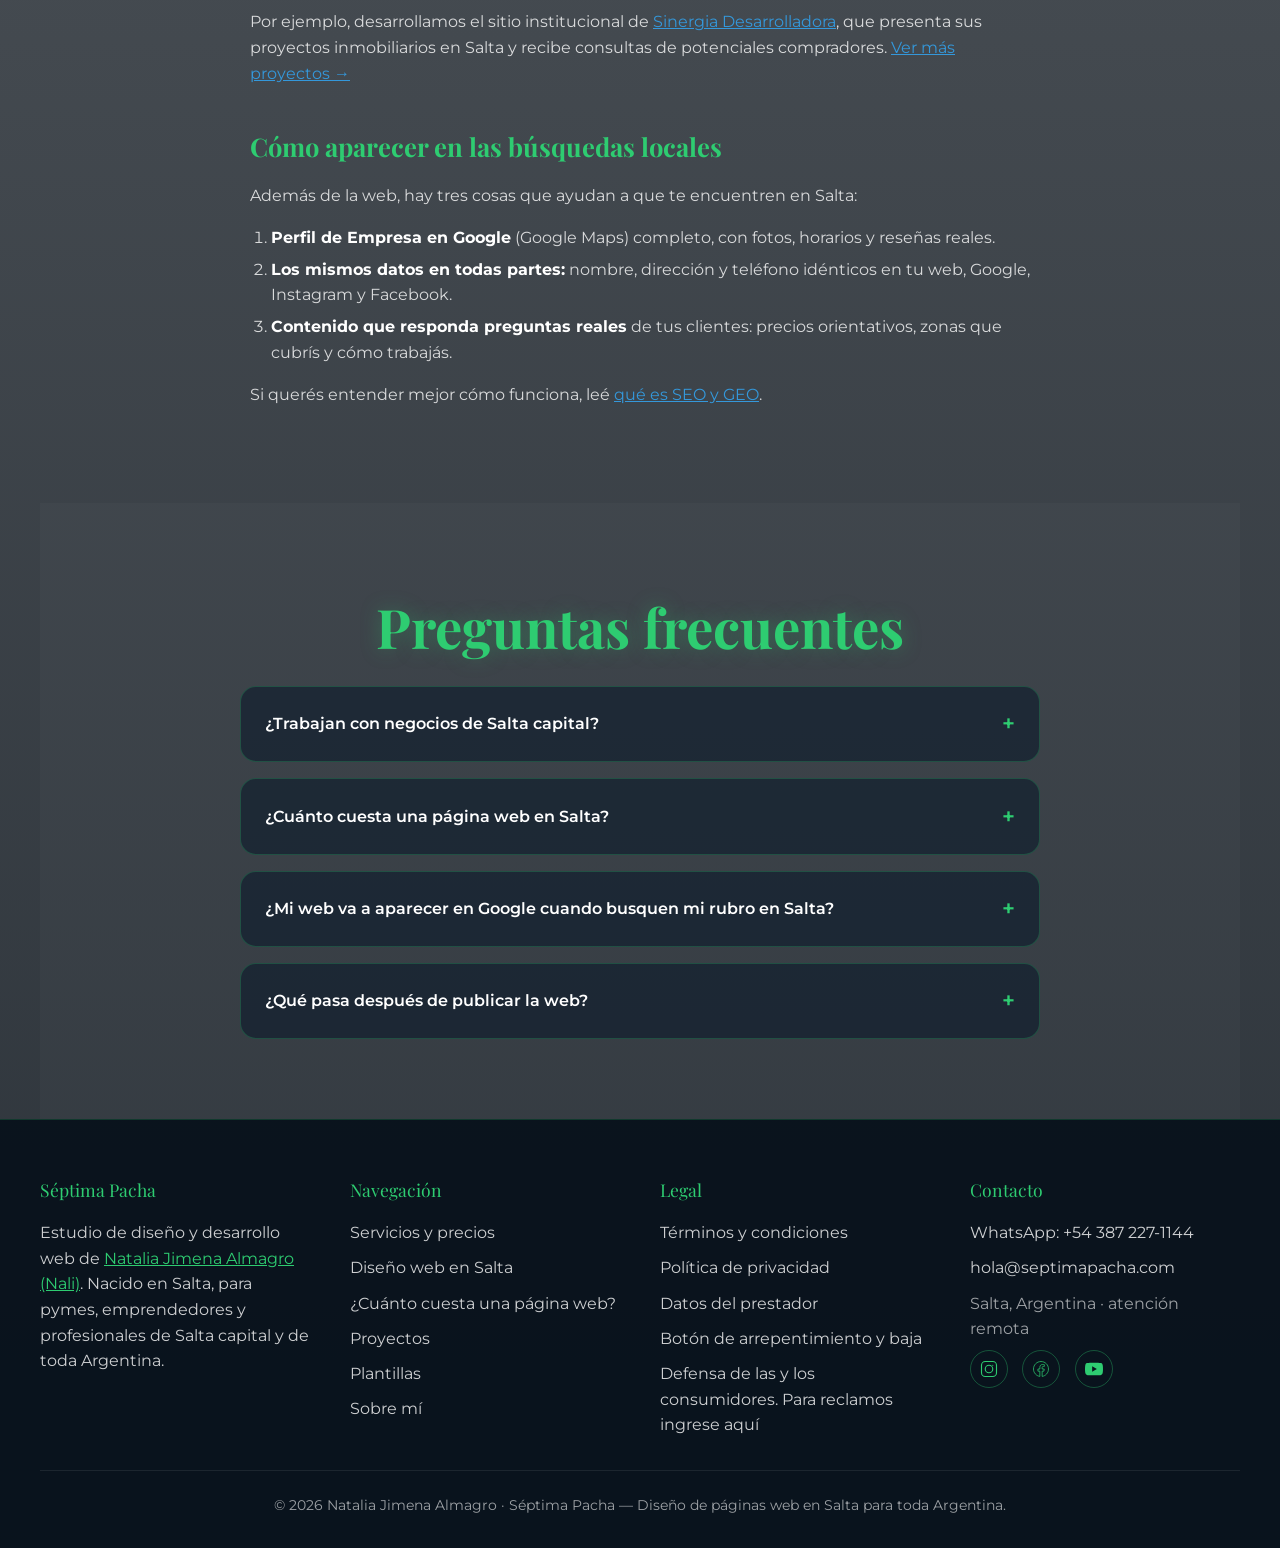
<file: diseno-web-salta.html>
<!DOCTYPE html>
<html lang="es-AR">
<head>
<meta charset="UTF-8">
<meta name="viewport" content="width=device-width, initial-scale=1.0">

<title>Diseño de Páginas Web en Salta Capital | Séptima Pacha</title>
<meta name="description" content="Diseño de páginas web en Salta para comercios, profesionales y emprendedores. Landing pages desde $134.400, sitios de 2 páginas $480.000 y mantenimiento con SEO y GEO.">
<meta name="author" content="Natalia Jimena Almagro">
<meta name="robots" content="index, follow">
<link rel="canonical" href="https://septimapacha.com/diseno-web-salta.html">

<meta property="og:type" content="website">
<meta property="og:title" content="Diseño de Páginas Web en Salta Capital | Séptima Pacha">
<meta property="og:description" content="Diseño de páginas web en Salta para comercios, profesionales y emprendedores. Landing pages desde $134.400, sitios de 2 páginas $480.000 y mantenimiento con SEO y GEO.">
<meta property="og:url" content="https://septimapacha.com/diseno-web-salta.html">
<meta property="og:site_name" content="Séptima Pacha">
<meta property="og:locale" content="es_AR">
<meta property="og:image" content="https://septimapacha.com/img/og-septima-pacha.jpg">
<meta property="og:image:width" content="1200">
<meta property="og:image:height" content="630">
<meta property="og:image:alt" content="Séptima Pacha — Diseño de páginas web en Salta para toda Argentina">
<meta name="twitter:card" content="summary_large_image">

<link rel="icon" href="favicon.ico" sizes="any">
<link rel="apple-touch-icon" href="apple-touch-icon.png">
<link rel="preload" href="fonts/montserrat-latin.woff2" as="font" type="font/woff2" crossorigin>
<link rel="preload" href="fonts/playfair-display-latin.woff2" as="font" type="font/woff2" crossorigin>
<link rel="stylesheet" href="css/style.css?v=9">

<script type="application/ld+json">
{
  "@context": "https://schema.org",
  "@type": "Service",
  "name": "Diseño de páginas web en Salta",
  "serviceType": "Diseño y desarrollo web",
  "provider": {
    "@type": "ProfessionalService",
    "@id": "https://septimapacha.com/#negocio",
    "name": "Séptima Pacha"
  },
  "areaServed": {
    "@type": "City",
    "name": "Salta"
  },
  "offers": {
    "@type": "AggregateOffer",
    "priceCurrency": "ARS",
    "lowPrice": 134400,
    "highPrice": 480000
  }
}
</script>
<script type="application/ld+json">
{
  "@context": "https://schema.org",
  "@type": "FAQPage",
  "mainEntity": [
    {
      "@type": "Question",
      "name": "¿Trabajan con negocios de Salta capital?",
      "acceptedAnswer": {
        "@type": "Answer",
        "text": "Sí. Séptima Pacha nació en Salta y trabajamos para comercios, profesionales y emprendedores de Salta capital y de toda la provincia. La atención es remota, por WhatsApp, videollamada y email, así que podés avanzar con tu web sin moverte de tu local."
      }
    },
    {
      "@type": "Question",
      "name": "¿Cuánto cuesta una página web en Salta?",
      "acceptedAnswer": {
        "@type": "Answer",
        "text": "Una landing con plantilla va de $134.400 a $235.000, una landing a medida de 1 página cuesta $280.000 (4 secciones) o $300.000 (6 secciones) y un sitio de 2 páginas $480.000. Los precios son los mismos para Salta y para el resto del país."
      }
    },
    {
      "@type": "Question",
      "name": "¿Mi web va a aparecer en Google cuando busquen mi rubro en Salta?",
      "acceptedAnswer": {
        "@type": "Answer",
        "text": "Trabajamos para que tenga las mejores condiciones: textos pensados para lo que busca la gente de Salta, datos de contacto consistentes y estructura técnica correcta. Nadie puede garantizar un puesto fijo en Google, pero sí mejorar tus chances de forma medible."
      }
    },
    {
      "@type": "Question",
      "name": "¿Qué pasa después de publicar la web?",
      "acceptedAnswer": {
        "@type": "Answer",
        "text": "Tenés 30 días de soporte sin cargo. Después podés sumar un plan de mantenimiento desde $30.000 por mes, que incluye SEO y GEO sin costo durante los primeros 6 meses."
      }
    }
  ]
}
</script>
</head>
<body class="page-sub">
<a class="skip-link" href="#main">Saltar al contenido principal</a>

<header class="site-header">
  <a href="index.html" class="site-logo">
    <img class="site-logo-icon" src="img/logo-septima-pacha.webp" alt="Logo Séptima Pacha" width="40" height="40">
    <span class="brand-text">Séptima Pacha</span>
  </a>
  <div class="header-actions">
    <a class="header-legal-link" href="arrepentimiento.html">Botón de arrepentimiento</a>
    <button class="nav-toggle" aria-expanded="false" aria-controls="mainNav" aria-label="Abrir menú de navegación">
      <span></span><span></span><span></span>
    </button>
  </div>
</header>

<div class="nav-backdrop"></div>
<nav class="main-nav" id="mainNav" aria-label="Navegación principal">
  <ul>
    <li><a href="index.html">Inicio</a></li>
    <li><a href="servicios.html">Servicios</a></li>
    <li><a href="servicios.html#precios">Precios</a></li>
    <li><a href="codigo-fluido.html">Proyectos</a></li>
    <li><a href="plantillas.html">Plantillas</a></li>
    <li><a href="sobre-mi.html">Sobre mí</a></li>
  </ul>
  <div class="nav-whatsapp">
    <a class="btn btn-whatsapp" href="https://wa.me/543872271144?text=Hola%2C%20tengo%20un%20negocio%20en%20Salta%20y%20quiero%20una%20p%C3%A1gina%20web" target="_blank" rel="noopener">💬 WhatsApp</a>
  </div>
</nav>

<a class="whatsapp-float" href="https://wa.me/543872271144?text=Hola%2C%20tengo%20un%20negocio%20en%20Salta%20y%20quiero%20una%20p%C3%A1gina%20web" target="_blank" rel="noopener" aria-label="Contactar por WhatsApp">💬</a>

<main id="main">
  <section class="hero page-hero" aria-labelledby="page-title">
    <p class="hero-eyebrow">Salta capital</p>
    <h1 id="page-title" class="hero-title gradient-text">Diseño de páginas web en Salta</h1>
    <p class="hero-lead">Sitios web para comercios, profesionales y emprendedores salteños que quieren que los encuentren en Google, en Google Maps y en las respuestas de la inteligencia artificial.</p>
    <div class="hero-ctas">
      <a href="servicios.html#precios" class="btn btn-primary">Ver precios</a>
      <a href="https://wa.me/543872271144?text=Hola%2C%20tengo%20un%20negocio%20en%20Salta%20y%20quiero%20una%20p%C3%A1gina%20web" class="btn btn-whatsapp" target="_blank" rel="noopener">Consultar por WhatsApp</a>
    </div>
  </section>

  <section class="section">
    <div class="prose">
      <h2>Una web pensada para quien te busca en Salta</h2>
      <p>Cuando alguien en Salta capital busca "nutricionista en Salta", "inmobiliaria en Salta" o "regalos personalizados Salta", Google y las herramientas de IA eligen qué negocios mostrar. Tener una página web clara, rápida y bien estructurada es lo que te pone en esa lista.</p>
      <p>Séptima Pacha es un estudio salteño: conocemos cómo se busca y cómo se compra en la provincia, y armamos cada sitio para que tu negocio se entienda en segundos y sea fácil de contactar por WhatsApp.</p>

      <h2>Qué incluye tu página web</h2>
      <ul>
        <li><strong>Diseño a medida o con plantilla</strong>, adaptado a tu marca.</li>
        <li><strong>Responsive:</strong> se ve bien en celular, tablet y computadora.</li>
        <li><strong>SEO on-page inicial:</strong> títulos, descripciones y estructura pensados para búsquedas en Salta.</li>
        <li><strong>Botón de WhatsApp</strong> y formulario de contacto.</li>
        <li><strong>30 días de soporte</strong> después de la entrega.</li>
      </ul>

      <h2>Precios para Salta</h2>
      <div class="table-scroll">
        <table>
          <thead><tr><th>Servicio</th><th>Precio</th></tr></thead>
          <tbody>
            <tr><td>Landing con plantilla</td><td>$134.400 – $235.000</td></tr>
            <tr><td>Landing 1 página, 4 secciones</td><td>$280.000</td></tr>
            <tr><td>Landing 1 página, 6 secciones</td><td>$300.000</td></tr>
            <tr><td>Sitio web 2 páginas</td><td>$480.000</td></tr>
            <tr><td>Página extra</td><td>$180.000</td></tr>
            <tr><td>Mantenimiento mensual (con SEO y GEO 6 meses incluido)</td><td>desde $30.000/mes</td></tr>
          </tbody>
        </table>
      </div>
      <p>Valores en pesos argentinos, pago único salvo el mantenimiento. <a href="servicios.html#precios">Ver todos los planes y qué incluye cada uno →</a></p>

      <h2>Proyectos para Salta</h2>
      <p>Por ejemplo, desarrollamos el sitio institucional de <a href="https://sinergiadesarrolladora.com/" target="_blank" rel="noopener">Sinergia Desarrolladora</a>, que presenta sus proyectos inmobiliarios en Salta y recibe consultas de potenciales compradores. <a href="codigo-fluido.html">Ver más proyectos →</a></p>

      <h2>Cómo aparecer en las búsquedas locales</h2>
      <p>Además de la web, hay tres cosas que ayudan a que te encuentren en Salta:</p>
      <ol>
        <li><strong>Perfil de Empresa en Google</strong> (Google Maps) completo, con fotos, horarios y reseñas reales.</li>
        <li><strong>Los mismos datos en todas partes:</strong> nombre, dirección y teléfono idénticos en tu web, Google, Instagram y Facebook.</li>
        <li><strong>Contenido que responda preguntas reales</strong> de tus clientes: precios orientativos, zonas que cubrís y cómo trabajás.</li>
      </ol>
      <p>Si querés entender mejor cómo funciona, leé <a href="servicios.html#que-es-seo-geo">qué es SEO y GEO</a>.</p>
    </div>
  </section>

  <section class="section section-alt" aria-labelledby="faq-title">
    <h2 id="faq-title" class="section-title fade-in">Preguntas frecuentes</h2>
    <div class="faq-list fade-in">
      <details class="faq-item">
        <summary>¿Trabajan con negocios de Salta capital?</summary>
        <p class="faq-answer">Sí. Séptima Pacha nació en Salta y trabajamos para comercios, profesionales y emprendedores de Salta capital y de toda la provincia. La atención es remota, por WhatsApp, videollamada y email, así que podés avanzar con tu web sin moverte de tu local.</p>
      </details>
      <details class="faq-item">
        <summary>¿Cuánto cuesta una página web en Salta?</summary>
        <p class="faq-answer">Una landing con plantilla va de $134.400 a $235.000, una landing a medida de 1 página cuesta $280.000 (4 secciones) o $300.000 (6 secciones) y un sitio de 2 páginas $480.000. Los precios son los mismos para Salta y para el resto del país.</p>
      </details>
      <details class="faq-item">
        <summary>¿Mi web va a aparecer en Google cuando busquen mi rubro en Salta?</summary>
        <p class="faq-answer">Trabajamos para que tenga las mejores condiciones: textos pensados para lo que busca la gente de Salta, datos de contacto consistentes y estructura técnica correcta. Nadie puede garantizar un puesto fijo en Google, pero sí mejorar tus chances de forma medible.</p>
      </details>
      <details class="faq-item">
        <summary>¿Qué pasa después de publicar la web?</summary>
        <p class="faq-answer">Tenés 30 días de soporte sin cargo. Después podés sumar un plan de mantenimiento desde $30.000 por mes, que incluye SEO y GEO sin costo durante los primeros 6 meses.</p>
      </details>
    </div>
  </section>
</main>

<footer class="site-footer">
  <div class="footer-grid">
    <div>
      <p class="footer-heading">Séptima Pacha</p>
      <p class="card-text">Estudio de diseño y desarrollo web de <a href="sobre-mi.html">Natalia Jimena Almagro (Nali)</a>. Nacido en Salta, para pymes, emprendedores y profesionales de Salta capital y de toda Argentina.</p>
    </div>
    <div>
      <p class="footer-heading">Navegación</p>
      <ul class="footer-links">
        <li><a href="servicios.html#precios">Servicios y precios</a></li>
        <li><a href="diseno-web-salta.html">Diseño web en Salta</a></li>
        <li><a href="cuanto-cuesta-una-pagina-web.html">¿Cuánto cuesta una página web?</a></li>
        <li><a href="codigo-fluido.html">Proyectos</a></li>
        <li><a href="plantillas.html">Plantillas</a></li>
        <li><a href="sobre-mi.html">Sobre mí</a></li>
      </ul>
    </div>
    <div>
      <p class="footer-heading">Legal</p>
      <ul class="footer-links">
        <li><a href="terminos.html">Términos y condiciones</a></li>
        <li><a href="privacidad.html">Política de privacidad</a></li>
        <li><a href="terminos.html#prestador">Datos del prestador</a></li>
        <li><a href="arrepentimiento.html">Botón de arrepentimiento y baja</a></li>
        <li><a href="https://www.argentina.gob.ar/produccion/defensadelconsumidor/formulario" target="_blank" rel="noopener">Defensa de las y los consumidores. Para reclamos ingrese aquí</a></li>
      </ul>
    </div>
    <div>
      <p class="footer-heading">Contacto</p>
      <ul class="footer-links">
        <li><a href="https://wa.me/543872271144" target="_blank" rel="noopener">WhatsApp: +54 387 227-1144</a></li>
        <li><a href="mailto:hola@septimapacha.com">hola@septimapacha.com</a></li>
        <li>Salta, Argentina · atención remota</li>
      </ul>
      <div class="footer-social">
        <a href="https://www.instagram.com/septimapacha/" target="_blank" rel="noopener" aria-label="Instagram de Séptima Pacha"><svg viewBox="0 0 24 24" aria-hidden="true"><rect x="2" y="2" width="20" height="20" rx="5" fill="none" stroke="#2ECC71" stroke-width="1.5"/><circle cx="12" cy="12" r="5" fill="none" stroke="#2ECC71" stroke-width="1.5"/><circle cx="17" cy="7" r="0.8"/></svg></a>
        <a href="https://www.facebook.com/profile.php?id=61579308766458" target="_blank" rel="noopener" aria-label="Facebook de Séptima Pacha"><svg viewBox="0 0 24 24" aria-hidden="true"><path d="M12 2C6.48 2 2 6.48 2 12c0 5 3.64 9.12 8.44 9.88v-7h-2.54V12h2.54V9.85c0-2.52 1.5-3.9 3.75-3.9 1.09 0 2.23.19 2.23.19v2.45h-1.26c-1.24 0-1.62.77-1.62 1.56V12h2.77l-.44 2.88h-2.33v7c4.8-.76 8.44-4.88 8.44-9.88C22 6.48 17.52 2 12 2z" fill="none" stroke="#2ECC71" stroke-width="1"/></svg></a>
        <a href="https://www.youtube.com/@septima.pacha" target="_blank" rel="noopener" aria-label="YouTube de Séptima Pacha"><svg viewBox="0 0 24 24" aria-hidden="true"><path d="M23.498 6.186a3.016 3.016 0 0 0-2.122-2.136C19.505 3.545 12 3.545 12 3.545s-7.505 0-9.377.505A3.017 3.017 0 0 0 .502 6.186C0 8.07 0 12 0 12s0 3.93.502 5.814a3.016 3.016 0 0 0 2.122 2.136c1.871.505 9.376.505 9.376.505s7.505 0 9.377-.505a3.015 3.015 0 0 0 2.122-2.136C24 15.93 24 12 24 12s0-3.93-.502-5.814zM9.545 15.568V8.432L15.818 12l-6.273 3.568z"/></svg></a>
      </div>
    </div>
  </div>
  <p class="footer-bottom">© 2026 Natalia Jimena Almagro · Séptima Pacha — Diseño de páginas web en Salta para toda Argentina.</p>
</footer>

<script src="js/main.js?v=9"></script>
</body>
</html>
</file>
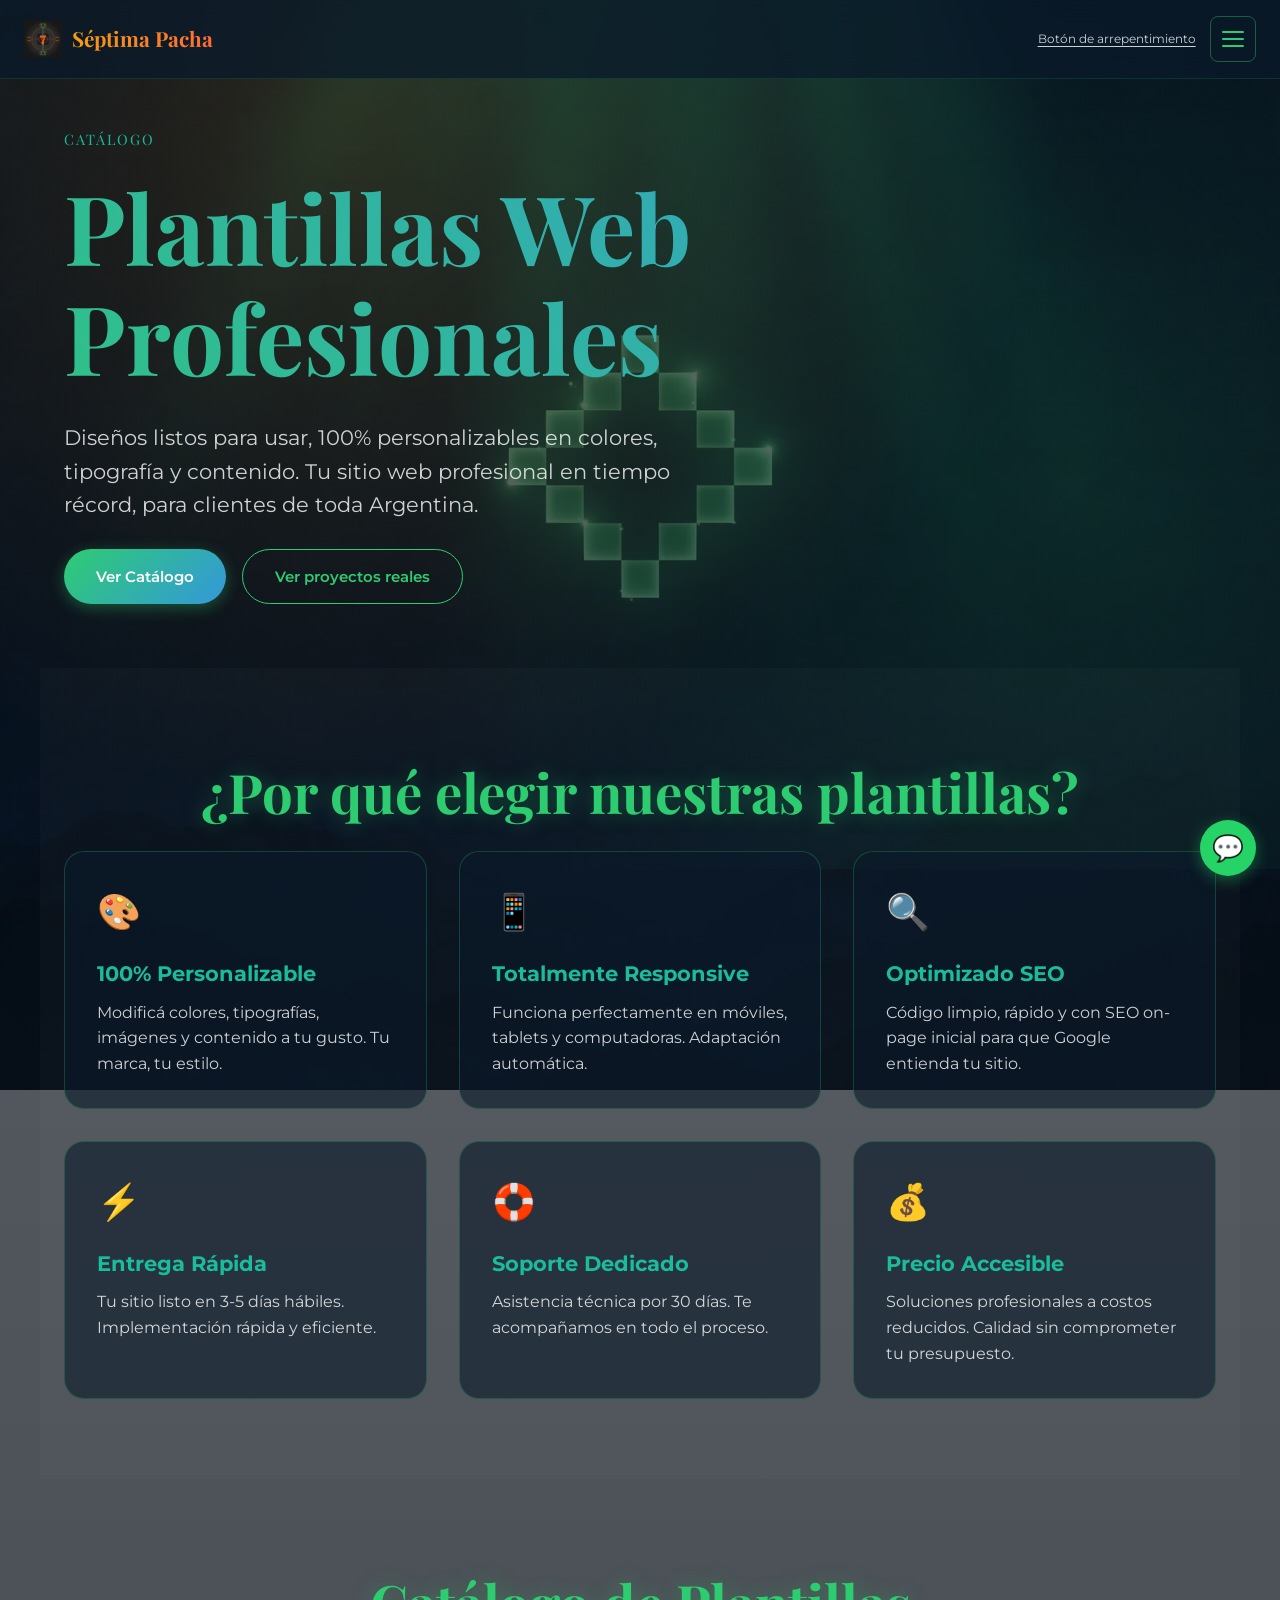
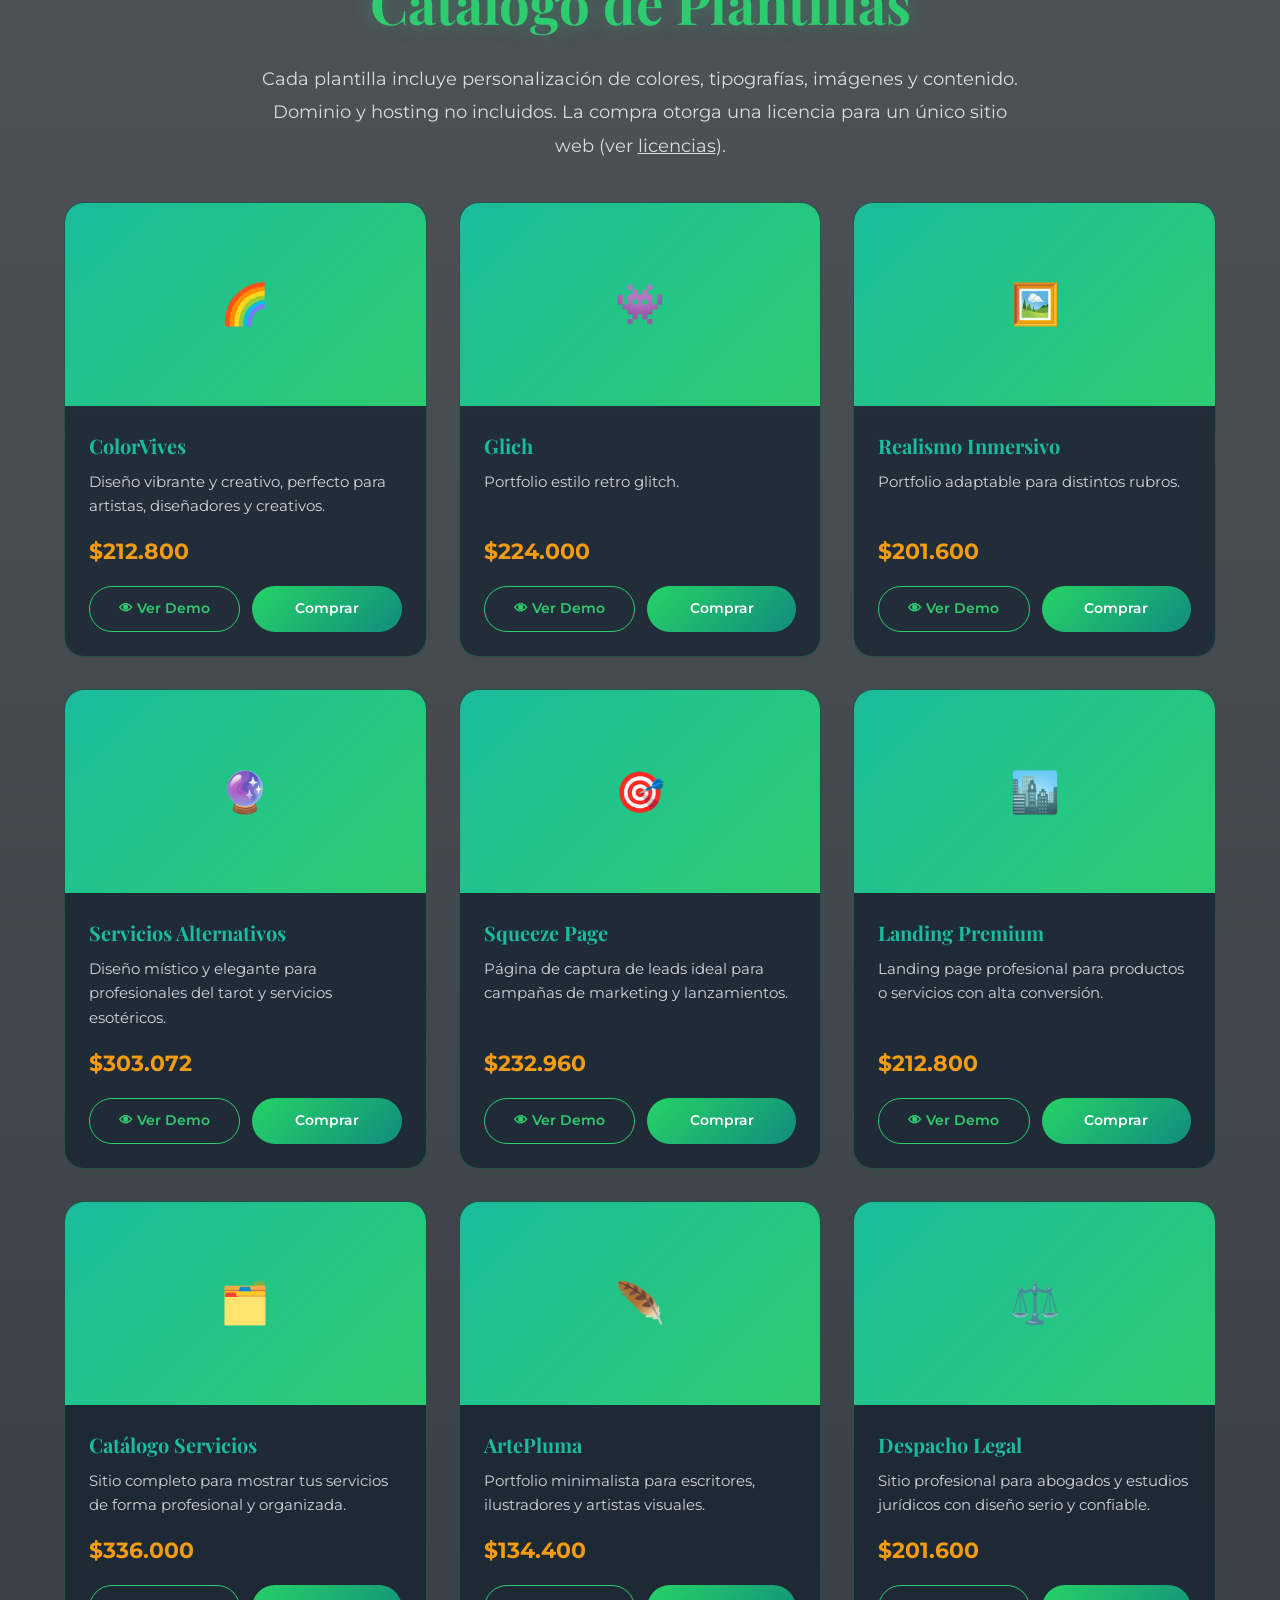
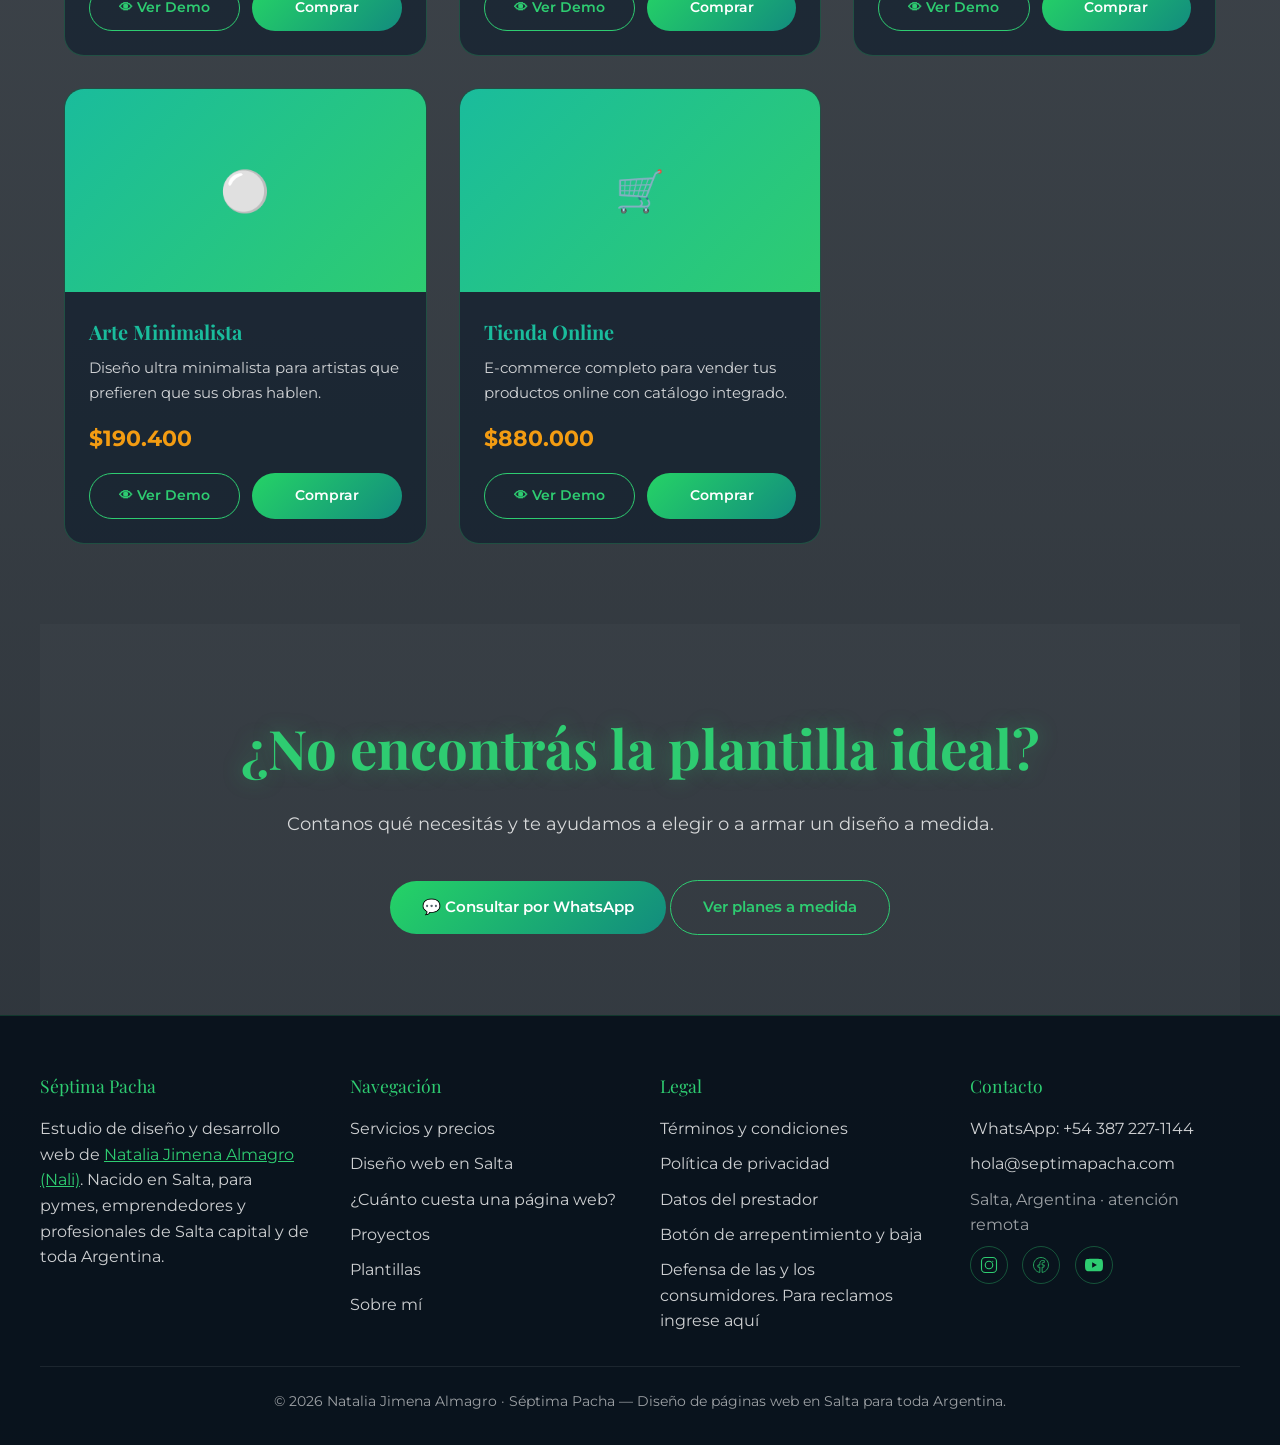
<file: plantillas.html>
<!DOCTYPE html>
<html lang="es-AR">
<head>
<meta charset="UTF-8">
<meta name="viewport" content="width=device-width, initial-scale=1.0">

<title>Plantillas Web Profesionales y Personalizables | Séptima Pacha</title>
<meta name="description" content="Catálogo de plantillas web profesionales y 100% personalizables para Argentina. Diseños listos para usar, entrega rápida. Desde $134.400. WhatsApp 387-227-1144.">
<meta name="author" content="Natalia Jimena Almagro">
<meta name="robots" content="index, follow">
<link rel="canonical" href="https://septimapacha.com/plantillas.html">

<meta property="og:type" content="website">
<meta property="og:title" content="Plantillas Web Profesionales y Personalizables | Séptima Pacha">
<meta property="og:description" content="Catálogo de plantillas web personalizables para Argentina. Diseños profesionales desde $134.400.">
<meta property="og:url" content="https://septimapacha.com/plantillas.html">
<meta property="og:site_name" content="Séptima Pacha">
<meta property="og:locale" content="es_AR">
<meta property="og:image" content="https://septimapacha.com/img/og-septima-pacha.jpg">
<meta property="og:image:width" content="1200">
<meta property="og:image:height" content="630">
<meta property="og:image:alt" content="Séptima Pacha — Diseño de páginas web en Salta para toda Argentina">
<meta name="twitter:card" content="summary_large_image">

<link rel="icon" href="favicon.ico" sizes="any">
<link rel="apple-touch-icon" href="apple-touch-icon.png">
<link rel="preload" href="fonts/montserrat-latin.woff2" as="font" type="font/woff2" crossorigin>
<link rel="preload" href="fonts/playfair-display-latin.woff2" as="font" type="font/woff2" crossorigin>
<link rel="stylesheet" href="css/style.css?v=9">
</head>
<body class="page-sub">
<div class="splash-screen" aria-hidden="true">
<div class="splash-bubbles" aria-hidden="true">
  <div class="splash-bubble word word-1">SÉPTIMA<span class="ring-a"></span><span class="ring-b"></span></div>
  <div class="splash-bubble word word-2">PACHA<span class="ring-a"></span><span class="ring-b"></span></div>
  <div class="splash-bubble dot dot-1"></div>
  <div class="splash-bubble dot dot-2"></div>
  <div class="splash-bubble dot dot-3"></div>
  <div class="splash-bubble dot dot-4"></div>
</div>
  <img class="splash-logo" src="img/logo-septima-pacha.webp" alt="Logo Séptima Pacha" width="160" height="160">
  <p class="splash-text">Séptima Pacha</p>
  <p class="splash-subtext">Catálogo de Plantillas</p>
</div>
<a class="skip-link" href="#main">Saltar al contenido principal</a>

<header class="site-header">
  <a href="index.html" class="site-logo">
    <img class="site-logo-icon" src="img/logo-septima-pacha.webp" alt="Logo Séptima Pacha" width="40" height="40">
    <span class="brand-text">Séptima Pacha</span>
  </a>
  <div class="header-actions">
    <a class="header-legal-link" href="arrepentimiento.html">Botón de arrepentimiento</a>
    <button class="nav-toggle" aria-expanded="false" aria-controls="mainNav" aria-label="Abrir menú de navegación">
      <span></span><span></span><span></span>
    </button>
  </div>
</header>

<div class="nav-backdrop"></div>
<nav class="main-nav" id="mainNav" aria-label="Navegación principal">
  <ul>
    <li><a href="index.html">Inicio</a></li>
    <li><a href="servicios.html">Servicios</a></li>
    <li><a href="servicios.html#precios">Precios</a></li>
    <li><a href="codigo-fluido.html">Proyectos</a></li>
    <li><a href="plantillas.html">Plantillas</a></li>
    <li><a href="sobre-mi.html">Sobre mí</a></li>
  </ul>
  <div class="nav-whatsapp">
    <a class="btn btn-whatsapp" href="https://wa.me/543872271144?text=Hola%20quiero%20una%20plantilla%20web" target="_blank" rel="noopener">💬 WhatsApp</a>
  </div>
</nav>

<a class="whatsapp-float" href="https://wa.me/543872271144?text=Hola%20quiero%20una%20plantilla%20web" target="_blank" rel="noopener" aria-label="Contactar por WhatsApp">💬</a>

<main id="main">
  <section class="hero" style="min-height: 60vh;" aria-labelledby="hero-title">
    <p class="hero-eyebrow">Catálogo</p>
    <h1 id="hero-title" class="hero-title gradient-text">Plantillas Web Profesionales</h1>
    <p class="hero-lead">Diseños listos para usar, 100% personalizables en colores, tipografía y contenido. Tu sitio web profesional en tiempo récord, para clientes de toda Argentina.</p>
    <div class="hero-ctas">
      <a href="#catalogo" class="btn btn-primary">Ver Catálogo</a>
      <a href="codigo-fluido.html" class="btn btn-outline">Ver proyectos reales</a>
    </div>
  </section>

  <!-- BENEFICIOS -->
  <section class="section section-alt" id="beneficios" aria-labelledby="beneficios-title">
    <h2 id="beneficios-title" class="section-title fade-in">¿Por qué elegir nuestras plantillas?</h2>
    <div class="card-grid">
      <article class="card fade-in">
        <p class="card-icon" aria-hidden="true">🎨</p>
        <h3 class="card-title">100% Personalizable</h3>
        <p class="card-text">Modificá colores, tipografías, imágenes y contenido a tu gusto. Tu marca, tu estilo.</p>
      </article>
      <article class="card fade-in">
        <p class="card-icon" aria-hidden="true">📱</p>
        <h3 class="card-title">Totalmente Responsive</h3>
        <p class="card-text">Funciona perfectamente en móviles, tablets y computadoras. Adaptación automática.</p>
      </article>
      <article class="card fade-in">
        <p class="card-icon" aria-hidden="true">🔍</p>
        <h3 class="card-title">Optimizado SEO</h3>
        <p class="card-text">Código limpio, rápido y con SEO on-page inicial para que Google entienda tu sitio.</p>
      </article>
      <article class="card fade-in">
        <p class="card-icon" aria-hidden="true">⚡</p>
        <h3 class="card-title">Entrega Rápida</h3>
        <p class="card-text">Tu sitio listo en 3-5 días hábiles. Implementación rápida y eficiente.</p>
      </article>
      <article class="card fade-in">
        <p class="card-icon" aria-hidden="true">🛟</p>
        <h3 class="card-title">Soporte Dedicado</h3>
        <p class="card-text">Asistencia técnica por 30 días. Te acompañamos en todo el proceso.</p>
      </article>
      <article class="card fade-in">
        <p class="card-icon" aria-hidden="true">💰</p>
        <h3 class="card-title">Precio Accesible</h3>
        <p class="card-text">Soluciones profesionales a costos reducidos. Calidad sin comprometer tu presupuesto.</p>
      </article>
    </div>
  </section>

  <!-- CATÁLOGO -->
  <section class="section" id="catalogo" aria-labelledby="catalogo-title">
    <h2 id="catalogo-title" class="section-title fade-in">Catálogo de Plantillas</h2>
    <p class="section-subtitle fade-in">Cada plantilla incluye personalización de colores, tipografías, imágenes y contenido. Dominio y hosting no incluidos. La compra otorga una licencia para un único sitio web (ver <a href="terminos.html#licencias">licencias</a>).</p>

    <div class="card-grid">
      <article class="card template-card fade-in">
        <div class="template-preview">🌈</div>
        <div class="template-body">
          <h3 class="template-name">ColorVives</h3>
          <p class="template-desc">Diseño vibrante y creativo, perfecto para artistas, diseñadores y creativos.</p>
          <p class="template-price">$212.800</p>
          <div class="template-actions">
            <a class="btn btn-outline" href="https://nalialma.github.io/Plantilla-COLORVIVES/" target="_blank" rel="noopener">👁 Ver Demo</a>
            <a class="btn btn-whatsapp" href="https://wa.me/543872271144?text=Quiero%20la%20plantilla%20ColorVives" target="_blank" rel="noopener">Comprar</a>
          </div>
        </div>
      </article>

      <article class="card template-card fade-in">
        <div class="template-preview">👾</div>
        <div class="template-body">
          <h3 class="template-name">Glich</h3>
          <p class="template-desc">Portfolio estilo retro glitch.</p>
          <p class="template-price">$224.000</p>
          <div class="template-actions">
            <a class="btn btn-outline" href="https://nalialma.github.io/GLICH-PAGE/" target="_blank" rel="noopener">👁 Ver Demo</a>
            <a class="btn btn-whatsapp" href="https://wa.me/543872271144?text=Quiero%20la%20plantilla%20Glich" target="_blank" rel="noopener">Comprar</a>
          </div>
        </div>
      </article>

      <article class="card template-card fade-in">
        <div class="template-preview">🖼️</div>
        <div class="template-body">
          <h3 class="template-name">Realismo Inmersivo</h3>
          <p class="template-desc">Portfolio adaptable para distintos rubros.</p>
          <p class="template-price">$201.600</p>
          <div class="template-actions">
            <a class="btn btn-outline" href="https://nalialma.github.io/Realismo-Inmersivo/" target="_blank" rel="noopener">👁 Ver Demo</a>
            <a class="btn btn-whatsapp" href="https://wa.me/543872271144?text=Quiero%20la%20plantilla%20realismo-inmersivo" target="_blank" rel="noopener">Comprar</a>
          </div>
        </div>
      </article>

      <article class="card template-card fade-in">
        <div class="template-preview">🔮</div>
        <div class="template-body">
          <h3 class="template-name">Servicios Alternativos</h3>
          <p class="template-desc">Diseño místico y elegante para profesionales del tarot y servicios esotéricos.</p>
          <p class="template-price">$303.072</p>
          <div class="template-actions">
            <a class="btn btn-outline" href="https://nalialma.github.io/Servicios-alternativo/" target="_blank" rel="noopener">👁 Ver Demo</a>
            <a class="btn btn-whatsapp" href="https://wa.me/543872271144?text=Quiero%20la%20plantilla%20Tarot%20en%20Luz" target="_blank" rel="noopener">Comprar</a>
          </div>
        </div>
      </article>

      <article class="card template-card fade-in">
        <div class="template-preview">🎯</div>
        <div class="template-body">
          <h3 class="template-name">Squeeze Page</h3>
          <p class="template-desc">Página de captura de leads ideal para campañas de marketing y lanzamientos.</p>
          <p class="template-price">$232.960</p>
          <div class="template-actions">
            <a class="btn btn-outline" href="https://nalialma.github.io/Squeeze-page-A/" target="_blank" rel="noopener">👁 Ver Demo</a>
            <a class="btn btn-whatsapp" href="https://wa.me/543872271144?text=Quiero%20la%20plantilla%20Squeeze%20Page" target="_blank" rel="noopener">Comprar</a>
          </div>
        </div>
      </article>

      <article class="card template-card fade-in">
        <div class="template-preview">🏙️</div>
        <div class="template-body">
          <h3 class="template-name">Landing Premium</h3>
          <p class="template-desc">Landing page profesional para productos o servicios con alta conversión.</p>
          <p class="template-price">$212.800</p>
          <div class="template-actions">
            <a class="btn btn-outline" href="https://nalialma.github.io/Landing-premium/" target="_blank" rel="noopener">👁 Ver Demo</a>
            <a class="btn btn-whatsapp" href="https://wa.me/543872271144?text=Quiero%20la%20plantilla%20Landing%20Premium" target="_blank" rel="noopener">Comprar</a>
          </div>
        </div>
      </article>

      <article class="card template-card fade-in">
        <div class="template-preview">🗂️</div>
        <div class="template-body">
          <h3 class="template-name">Catálogo Servicios</h3>
          <p class="template-desc">Sitio completo para mostrar tus servicios de forma profesional y organizada.</p>
          <p class="template-price">$336.000</p>
          <div class="template-actions">
            <a class="btn btn-outline" href="https://nalialma.github.io/servicios-plantilla/" target="_blank" rel="noopener">👁 Ver Demo</a>
            <a class="btn btn-whatsapp" href="https://wa.me/543872271144?text=Quiero%20la%20plantilla%20Cat%C3%A1logo%20Servicios" target="_blank" rel="noopener">Comprar</a>
          </div>
        </div>
      </article>

      <article class="card template-card fade-in">
        <div class="template-preview">🪶</div>
        <div class="template-body">
          <h3 class="template-name">ArtePluma</h3>
          <p class="template-desc">Portfolio minimalista para escritores, ilustradores y artistas visuales.</p>
          <p class="template-price">$134.400</p>
          <div class="template-actions">
            <a class="btn btn-outline" href="https://nalialma.github.io/ArtePluma/" target="_blank" rel="noopener">👁 Ver Demo</a>
            <a class="btn btn-whatsapp" href="https://wa.me/543872271144?text=Quiero%20la%20plantilla%20ArtePluma" target="_blank" rel="noopener">Comprar</a>
          </div>
        </div>
      </article>

      <article class="card template-card fade-in">
        <div class="template-preview">⚖️</div>
        <div class="template-body">
          <h3 class="template-name">Despacho Legal</h3>
          <p class="template-desc">Sitio profesional para abogados y estudios jurídicos con diseño serio y confiable.</p>
          <p class="template-price">$201.600</p>
          <div class="template-actions">
            <a class="btn btn-outline" href="https://nalialma.github.io/plantilla-abogado/" target="_blank" rel="noopener">👁 Ver Demo</a>
            <a class="btn btn-whatsapp" href="https://wa.me/543872271144?text=Quiero%20la%20plantilla%20Despacho%20Legal" target="_blank" rel="noopener">Comprar</a>
          </div>
        </div>
      </article>

      <article class="card template-card fade-in">
        <div class="template-preview">⚪</div>
        <div class="template-body">
          <h3 class="template-name">Arte Minimalista</h3>
          <p class="template-desc">Diseño ultra minimalista para artistas que prefieren que sus obras hablen.</p>
          <p class="template-price">$190.400</p>
          <div class="template-actions">
            <a class="btn btn-outline" href="https://nalialma.github.io/arte-basic/" target="_blank" rel="noopener">👁 Ver Demo</a>
            <a class="btn btn-whatsapp" href="https://wa.me/543872271144?text=Quiero%20la%20plantilla%20Arte%20Minimalista" target="_blank" rel="noopener">Comprar</a>
          </div>
        </div>
      </article>

      <article class="card template-card fade-in">
        <div class="template-preview">🛒</div>
        <div class="template-body">
          <h3 class="template-name">Tienda Online</h3>
          <p class="template-desc">E-commerce completo para vender tus productos online con catálogo integrado.</p>
          <p class="template-price">$880.000</p>
          <div class="template-actions">
            <a class="btn btn-outline" href="https://nalialma.github.io/Plantilla-Tienda/" target="_blank" rel="noopener">👁 Ver Demo</a>
            <a class="btn btn-whatsapp" href="https://wa.me/543872271144?text=Quiero%20la%20plantilla%20Tienda%20Online" target="_blank" rel="noopener">Comprar</a>
          </div>
        </div>
      </article>
    </div>
  </section>

  <!-- CONTACTO -->
  <section class="section section-alt" aria-labelledby="contacto-title">
    <h2 id="contacto-title" class="section-title fade-in">¿No encontrás la plantilla ideal?</h2>
    <p class="section-subtitle fade-in">Contanos qué necesitás y te ayudamos a elegir o a armar un diseño a medida.</p>
    <div class="text-center fade-in">
      <a href="https://wa.me/543872271144?text=Hola%20quiero%20una%20plantilla%20web" class="btn btn-whatsapp" target="_blank" rel="noopener">💬 Consultar por WhatsApp</a>
      <a href="servicios.html" class="btn btn-outline">Ver planes a medida</a>
    </div>
  </section>
</main>

<footer class="site-footer">
  <div class="footer-grid">
    <div>
      <p class="footer-heading">Séptima Pacha</p>
      <p class="card-text">Estudio de diseño y desarrollo web de <a href="sobre-mi.html">Natalia Jimena Almagro (Nali)</a>. Nacido en Salta, para pymes, emprendedores y profesionales de Salta capital y de toda Argentina.</p>
    </div>
    <div>
      <p class="footer-heading">Navegación</p>
      <ul class="footer-links">
        <li><a href="servicios.html#precios">Servicios y precios</a></li>
        <li><a href="diseno-web-salta.html">Diseño web en Salta</a></li>
        <li><a href="cuanto-cuesta-una-pagina-web.html">¿Cuánto cuesta una página web?</a></li>
        <li><a href="codigo-fluido.html">Proyectos</a></li>
        <li><a href="plantillas.html">Plantillas</a></li>
        <li><a href="sobre-mi.html">Sobre mí</a></li>
      </ul>
    </div>
    <div>
      <p class="footer-heading">Legal</p>
      <ul class="footer-links">
        <li><a href="terminos.html">Términos y condiciones</a></li>
        <li><a href="privacidad.html">Política de privacidad</a></li>
        <li><a href="terminos.html#prestador">Datos del prestador</a></li>
        <li><a href="arrepentimiento.html">Botón de arrepentimiento y baja</a></li>
        <li><a href="https://www.argentina.gob.ar/produccion/defensadelconsumidor/formulario" target="_blank" rel="noopener">Defensa de las y los consumidores. Para reclamos ingrese aquí</a></li>
      </ul>
    </div>
    <div>
      <p class="footer-heading">Contacto</p>
      <ul class="footer-links">
        <li><a href="https://wa.me/543872271144" target="_blank" rel="noopener">WhatsApp: +54 387 227-1144</a></li>
        <li><a href="mailto:hola@septimapacha.com">hola@septimapacha.com</a></li>
        <li>Salta, Argentina · atención remota</li>
      </ul>
      <div class="footer-social">
        <a href="https://www.instagram.com/septimapacha/" target="_blank" rel="noopener" aria-label="Instagram de Séptima Pacha"><svg viewBox="0 0 24 24" aria-hidden="true"><rect x="2" y="2" width="20" height="20" rx="5" fill="none" stroke="#2ECC71" stroke-width="1.5"/><circle cx="12" cy="12" r="5" fill="none" stroke="#2ECC71" stroke-width="1.5"/><circle cx="17" cy="7" r="0.8"/></svg></a>
        <a href="https://www.facebook.com/profile.php?id=61579308766458" target="_blank" rel="noopener" aria-label="Facebook de Séptima Pacha"><svg viewBox="0 0 24 24" aria-hidden="true"><path d="M12 2C6.48 2 2 6.48 2 12c0 5 3.64 9.12 8.44 9.88v-7h-2.54V12h2.54V9.85c0-2.52 1.5-3.9 3.75-3.9 1.09 0 2.23.19 2.23.19v2.45h-1.26c-1.24 0-1.62.77-1.62 1.56V12h2.77l-.44 2.88h-2.33v7c4.8-.76 8.44-4.88 8.44-9.88C22 6.48 17.52 2 12 2z" fill="none" stroke="#2ECC71" stroke-width="1"/></svg></a>
        <a href="https://www.youtube.com/@septima.pacha" target="_blank" rel="noopener" aria-label="YouTube de Séptima Pacha"><svg viewBox="0 0 24 24" aria-hidden="true"><path d="M23.498 6.186a3.016 3.016 0 0 0-2.122-2.136C19.505 3.545 12 3.545 12 3.545s-7.505 0-9.377.505A3.017 3.017 0 0 0 .502 6.186C0 8.07 0 12 0 12s0 3.93.502 5.814a3.016 3.016 0 0 0 2.122 2.136c1.871.505 9.376.505 9.376.505s7.505 0 9.377-.505a3.015 3.015 0 0 0 2.122-2.136C24 15.93 24 12 24 12s0-3.93-.502-5.814zM9.545 15.568V8.432L15.818 12l-6.273 3.568z"/></svg></a>
      </div>
    </div>
  </div>
  <p class="footer-bottom">© 2026 Natalia Jimena Almagro · Séptima Pacha — Diseño de páginas web en Salta para toda Argentina.</p>
</footer>

<script src="js/main.js?v=9"></script>
</body>
</html>
</file>
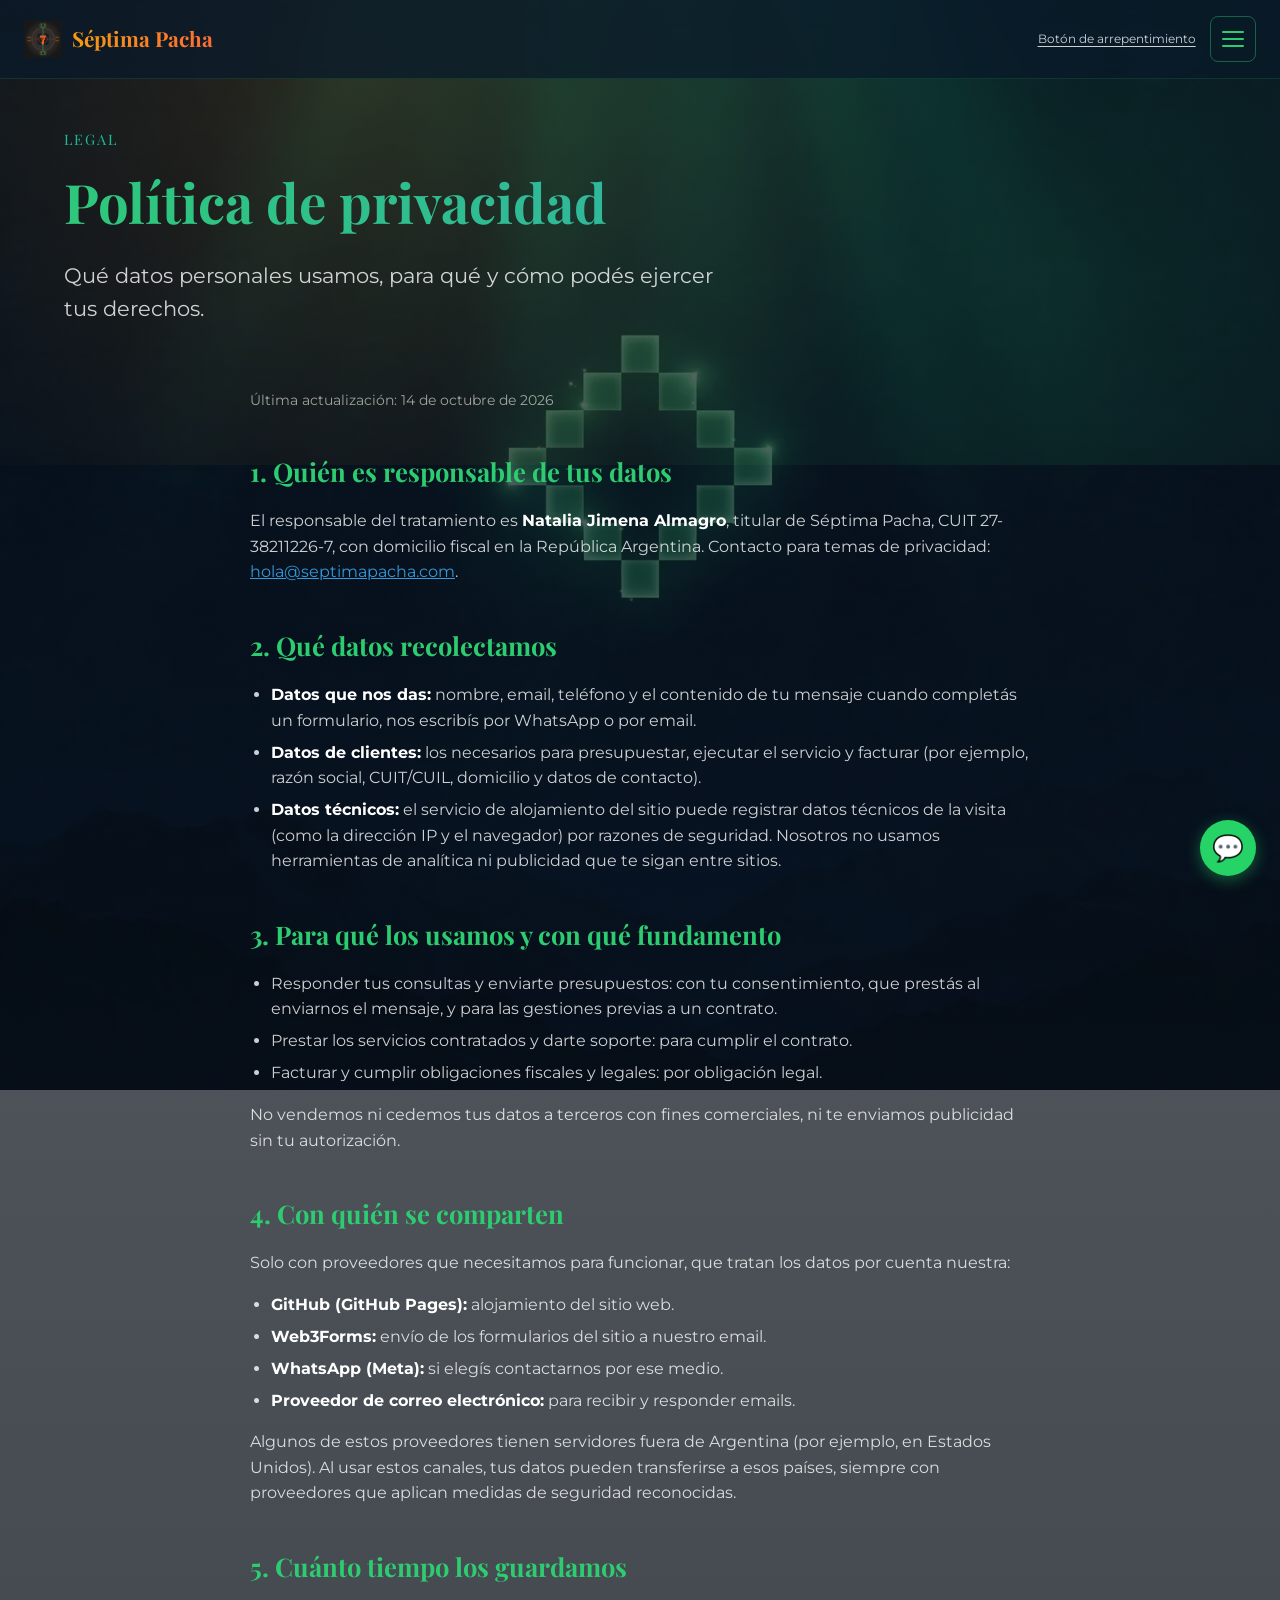
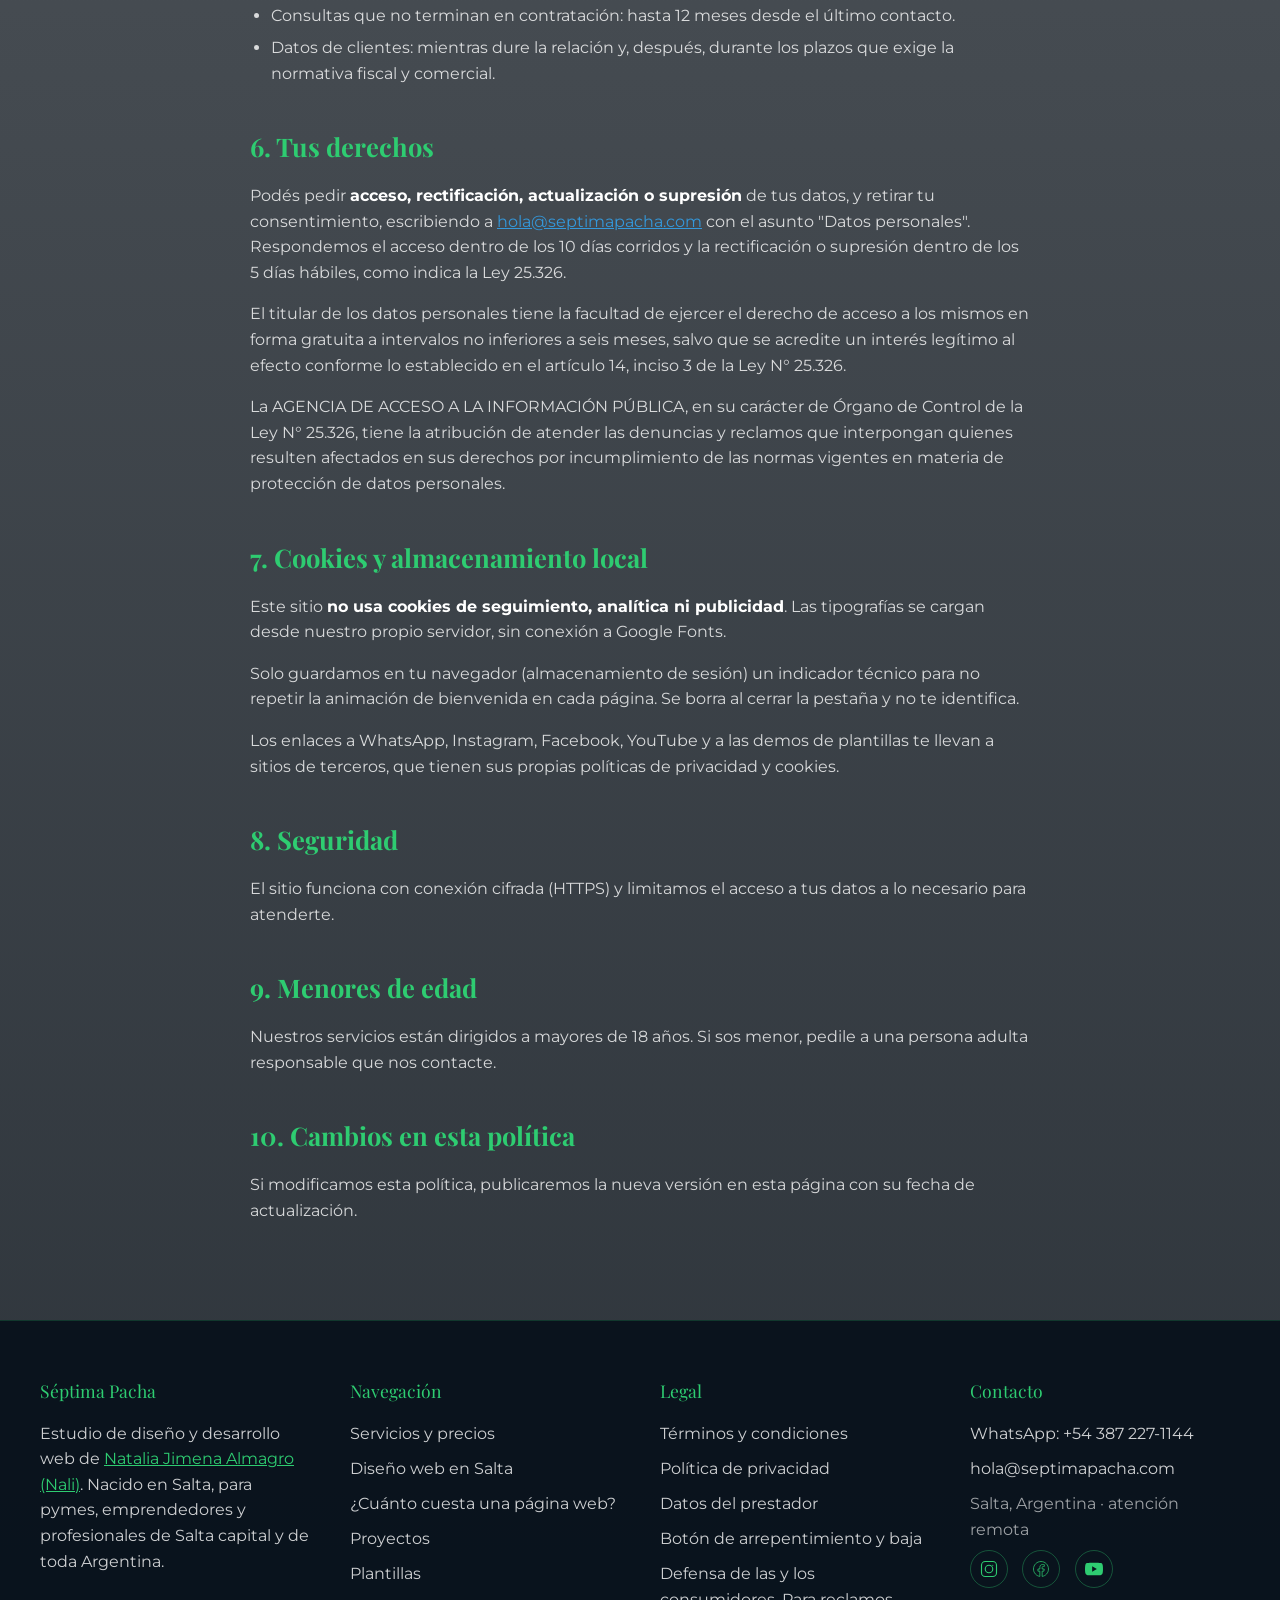
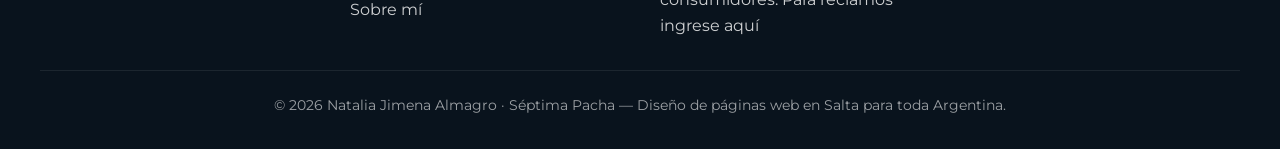
<file: privacidad.html>
<!DOCTYPE html>
<html lang="es-AR">
<head>
<meta charset="UTF-8">
<meta name="viewport" content="width=device-width, initial-scale=1.0">

<title>Política de privacidad | Séptima Pacha</title>
<meta name="description" content="Cómo trata Séptima Pacha tus datos personales según la Ley 25.326: qué datos usamos, para qué, con quién se comparten y cómo ejercer tus derechos.">
<meta name="author" content="Natalia Jimena Almagro">
<meta name="robots" content="index, follow">
<link rel="canonical" href="https://septimapacha.com/privacidad.html">

<meta property="og:type" content="website">
<meta property="og:title" content="Política de privacidad | Séptima Pacha">
<meta property="og:description" content="Cómo trata Séptima Pacha tus datos personales según la Ley 25.326: qué datos usamos, para qué, con quién se comparten y cómo ejercer tus derechos.">
<meta property="og:url" content="https://septimapacha.com/privacidad.html">
<meta property="og:site_name" content="Séptima Pacha">
<meta property="og:locale" content="es_AR">
<meta property="og:image" content="https://septimapacha.com/img/og-septima-pacha.jpg">
<meta property="og:image:width" content="1200">
<meta property="og:image:height" content="630">
<meta property="og:image:alt" content="Séptima Pacha — Diseño de páginas web en Salta para toda Argentina">
<meta name="twitter:card" content="summary_large_image">

<link rel="icon" href="favicon.ico" sizes="any">
<link rel="apple-touch-icon" href="apple-touch-icon.png">
<link rel="preload" href="fonts/montserrat-latin.woff2" as="font" type="font/woff2" crossorigin>
<link rel="preload" href="fonts/playfair-display-latin.woff2" as="font" type="font/woff2" crossorigin>
<link rel="stylesheet" href="css/style.css?v=9">
</head>
<body class="page-sub">
<a class="skip-link" href="#main">Saltar al contenido principal</a>

<header class="site-header">
  <a href="index.html" class="site-logo">
    <img class="site-logo-icon" src="img/logo-septima-pacha.webp" alt="Logo Séptima Pacha" width="40" height="40">
    <span class="brand-text">Séptima Pacha</span>
  </a>
  <div class="header-actions">
    <a class="header-legal-link" href="arrepentimiento.html">Botón de arrepentimiento</a>
    <button class="nav-toggle" aria-expanded="false" aria-controls="mainNav" aria-label="Abrir menú de navegación">
      <span></span><span></span><span></span>
    </button>
  </div>
</header>

<div class="nav-backdrop"></div>
<nav class="main-nav" id="mainNav" aria-label="Navegación principal">
  <ul>
    <li><a href="index.html">Inicio</a></li>
    <li><a href="servicios.html">Servicios</a></li>
    <li><a href="servicios.html#precios">Precios</a></li>
    <li><a href="codigo-fluido.html">Proyectos</a></li>
    <li><a href="plantillas.html">Plantillas</a></li>
    <li><a href="sobre-mi.html">Sobre mí</a></li>
  </ul>
  <div class="nav-whatsapp">
    <a class="btn btn-whatsapp" href="https://wa.me/543872271144?text=Hola%2C%20quiero%20consultar%20sobre%20sus%20servicios%20de%20desarrollo%20web" target="_blank" rel="noopener">💬 WhatsApp</a>
  </div>
</nav>

<a class="whatsapp-float" href="https://wa.me/543872271144?text=Hola%2C%20quiero%20consultar%20sobre%20sus%20servicios%20de%20desarrollo%20web" target="_blank" rel="noopener" aria-label="Contactar por WhatsApp">💬</a>

<main id="main">
  <section class="hero page-hero" aria-labelledby="page-title">
    <p class="hero-eyebrow">Legal</p>
    <h1 id="page-title" class="hero-title gradient-text">Política de privacidad</h1>
    <p class="hero-lead">Qué datos personales usamos, para qué y cómo podés ejercer tus derechos.</p>
  </section>

  <section class="section">
    <div class="prose">
      <p class="updated">Última actualización: 14 de octubre de 2026</p>

      <h2 id="responsable">1. Quién es responsable de tus datos</h2>
      <p>El responsable del tratamiento es <strong>Natalia Jimena Almagro</strong>, titular de Séptima Pacha, CUIT 27-38211226-7, con domicilio fiscal en la República Argentina. Contacto para temas de privacidad: <a href="mailto:hola@septimapacha.com">hola@septimapacha.com</a>.</p>

      <h2>2. Qué datos recolectamos</h2>
      <ul>
        <li><strong>Datos que nos das:</strong> nombre, email, teléfono y el contenido de tu mensaje cuando completás un formulario, nos escribís por WhatsApp o por email.</li>
        <li><strong>Datos de clientes:</strong> los necesarios para presupuestar, ejecutar el servicio y facturar (por ejemplo, razón social, CUIT/CUIL, domicilio y datos de contacto).</li>
        <li><strong>Datos técnicos:</strong> el servicio de alojamiento del sitio puede registrar datos técnicos de la visita (como la dirección IP y el navegador) por razones de seguridad. Nosotros no usamos herramientas de analítica ni publicidad que te sigan entre sitios.</li>
      </ul>

      <h2>3. Para qué los usamos y con qué fundamento</h2>
      <ul>
        <li>Responder tus consultas y enviarte presupuestos: con tu consentimiento, que prestás al enviarnos el mensaje, y para las gestiones previas a un contrato.</li>
        <li>Prestar los servicios contratados y darte soporte: para cumplir el contrato.</li>
        <li>Facturar y cumplir obligaciones fiscales y legales: por obligación legal.</li>
      </ul>
      <p>No vendemos ni cedemos tus datos a terceros con fines comerciales, ni te enviamos publicidad sin tu autorización.</p>

      <h2>4. Con quién se comparten</h2>
      <p>Solo con proveedores que necesitamos para funcionar, que tratan los datos por cuenta nuestra:</p>
      <ul>
        <li><strong>GitHub (GitHub Pages):</strong> alojamiento del sitio web.</li>
        <li><strong>Web3Forms:</strong> envío de los formularios del sitio a nuestro email.</li>
        <li><strong>WhatsApp (Meta):</strong> si elegís contactarnos por ese medio.</li>
        <li><strong>Proveedor de correo electrónico:</strong> para recibir y responder emails.</li>
      </ul>
      <p>Algunos de estos proveedores tienen servidores fuera de Argentina (por ejemplo, en Estados Unidos). Al usar estos canales, tus datos pueden transferirse a esos países, siempre con proveedores que aplican medidas de seguridad reconocidas.</p>

      <h2>5. Cuánto tiempo los guardamos</h2>
      <ul>
        <li>Consultas que no terminan en contratación: hasta 12 meses desde el último contacto.</li>
        <li>Datos de clientes: mientras dure la relación y, después, durante los plazos que exige la normativa fiscal y comercial.</li>
      </ul>

      <h2 id="derechos">6. Tus derechos</h2>
      <p>Podés pedir <strong>acceso, rectificación, actualización o supresión</strong> de tus datos, y retirar tu consentimiento, escribiendo a <a href="mailto:hola@septimapacha.com">hola@septimapacha.com</a> con el asunto "Datos personales". Respondemos el acceso dentro de los 10 días corridos y la rectificación o supresión dentro de los 5 días hábiles, como indica la Ley 25.326.</p>
      <p>El titular de los datos personales tiene la facultad de ejercer el derecho de acceso a los mismos en forma gratuita a intervalos no inferiores a seis meses, salvo que se acredite un interés legítimo al efecto conforme lo establecido en el artículo 14, inciso 3 de la Ley N° 25.326.</p>
      <p>La AGENCIA DE ACCESO A LA INFORMACIÓN PÚBLICA, en su carácter de Órgano de Control de la Ley N° 25.326, tiene la atribución de atender las denuncias y reclamos que interpongan quienes resulten afectados en sus derechos por incumplimiento de las normas vigentes en materia de protección de datos personales.</p>

      <h2 id="cookies">7. Cookies y almacenamiento local</h2>
      <p>Este sitio <strong>no usa cookies de seguimiento, analítica ni publicidad</strong>. Las tipografías se cargan desde nuestro propio servidor, sin conexión a Google Fonts.</p>
      <p>Solo guardamos en tu navegador (almacenamiento de sesión) un indicador técnico para no repetir la animación de bienvenida en cada página. Se borra al cerrar la pestaña y no te identifica.</p>
      <p>Los enlaces a WhatsApp, Instagram, Facebook, YouTube y a las demos de plantillas te llevan a sitios de terceros, que tienen sus propias políticas de privacidad y cookies.</p>

      <h2>8. Seguridad</h2>
      <p>El sitio funciona con conexión cifrada (HTTPS) y limitamos el acceso a tus datos a lo necesario para atenderte.</p>

      <h2>9. Menores de edad</h2>
      <p>Nuestros servicios están dirigidos a mayores de 18 años. Si sos menor, pedile a una persona adulta responsable que nos contacte.</p>

      <h2>10. Cambios en esta política</h2>
      <p>Si modificamos esta política, publicaremos la nueva versión en esta página con su fecha de actualización.</p>
    </div>
  </section>
</main>

<footer class="site-footer">
  <div class="footer-grid">
    <div>
      <p class="footer-heading">Séptima Pacha</p>
      <p class="card-text">Estudio de diseño y desarrollo web de <a href="sobre-mi.html">Natalia Jimena Almagro (Nali)</a>. Nacido en Salta, para pymes, emprendedores y profesionales de Salta capital y de toda Argentina.</p>
    </div>
    <div>
      <p class="footer-heading">Navegación</p>
      <ul class="footer-links">
        <li><a href="servicios.html#precios">Servicios y precios</a></li>
        <li><a href="diseno-web-salta.html">Diseño web en Salta</a></li>
        <li><a href="cuanto-cuesta-una-pagina-web.html">¿Cuánto cuesta una página web?</a></li>
        <li><a href="codigo-fluido.html">Proyectos</a></li>
        <li><a href="plantillas.html">Plantillas</a></li>
        <li><a href="sobre-mi.html">Sobre mí</a></li>
      </ul>
    </div>
    <div>
      <p class="footer-heading">Legal</p>
      <ul class="footer-links">
        <li><a href="terminos.html">Términos y condiciones</a></li>
        <li><a href="privacidad.html">Política de privacidad</a></li>
        <li><a href="terminos.html#prestador">Datos del prestador</a></li>
        <li><a href="arrepentimiento.html">Botón de arrepentimiento y baja</a></li>
        <li><a href="https://www.argentina.gob.ar/produccion/defensadelconsumidor/formulario" target="_blank" rel="noopener">Defensa de las y los consumidores. Para reclamos ingrese aquí</a></li>
      </ul>
    </div>
    <div>
      <p class="footer-heading">Contacto</p>
      <ul class="footer-links">
        <li><a href="https://wa.me/543872271144" target="_blank" rel="noopener">WhatsApp: +54 387 227-1144</a></li>
        <li><a href="mailto:hola@septimapacha.com">hola@septimapacha.com</a></li>
        <li>Salta, Argentina · atención remota</li>
      </ul>
      <div class="footer-social">
        <a href="https://www.instagram.com/septimapacha/" target="_blank" rel="noopener" aria-label="Instagram de Séptima Pacha"><svg viewBox="0 0 24 24" aria-hidden="true"><rect x="2" y="2" width="20" height="20" rx="5" fill="none" stroke="#2ECC71" stroke-width="1.5"/><circle cx="12" cy="12" r="5" fill="none" stroke="#2ECC71" stroke-width="1.5"/><circle cx="17" cy="7" r="0.8"/></svg></a>
        <a href="https://www.facebook.com/profile.php?id=61579308766458" target="_blank" rel="noopener" aria-label="Facebook de Séptima Pacha"><svg viewBox="0 0 24 24" aria-hidden="true"><path d="M12 2C6.48 2 2 6.48 2 12c0 5 3.64 9.12 8.44 9.88v-7h-2.54V12h2.54V9.85c0-2.52 1.5-3.9 3.75-3.9 1.09 0 2.23.19 2.23.19v2.45h-1.26c-1.24 0-1.62.77-1.62 1.56V12h2.77l-.44 2.88h-2.33v7c4.8-.76 8.44-4.88 8.44-9.88C22 6.48 17.52 2 12 2z" fill="none" stroke="#2ECC71" stroke-width="1"/></svg></a>
        <a href="https://www.youtube.com/@septima.pacha" target="_blank" rel="noopener" aria-label="YouTube de Séptima Pacha"><svg viewBox="0 0 24 24" aria-hidden="true"><path d="M23.498 6.186a3.016 3.016 0 0 0-2.122-2.136C19.505 3.545 12 3.545 12 3.545s-7.505 0-9.377.505A3.017 3.017 0 0 0 .502 6.186C0 8.07 0 12 0 12s0 3.93.502 5.814a3.016 3.016 0 0 0 2.122 2.136c1.871.505 9.376.505 9.376.505s7.505 0 9.377-.505a3.015 3.015 0 0 0 2.122-2.136C24 15.93 24 12 24 12s0-3.93-.502-5.814zM9.545 15.568V8.432L15.818 12l-6.273 3.568z"/></svg></a>
      </div>
    </div>
  </div>
  <p class="footer-bottom">© 2026 Natalia Jimena Almagro · Séptima Pacha — Diseño de páginas web en Salta para toda Argentina.</p>
</footer>

<script src="js/main.js?v=9"></script>
</body>
</html>
</file>
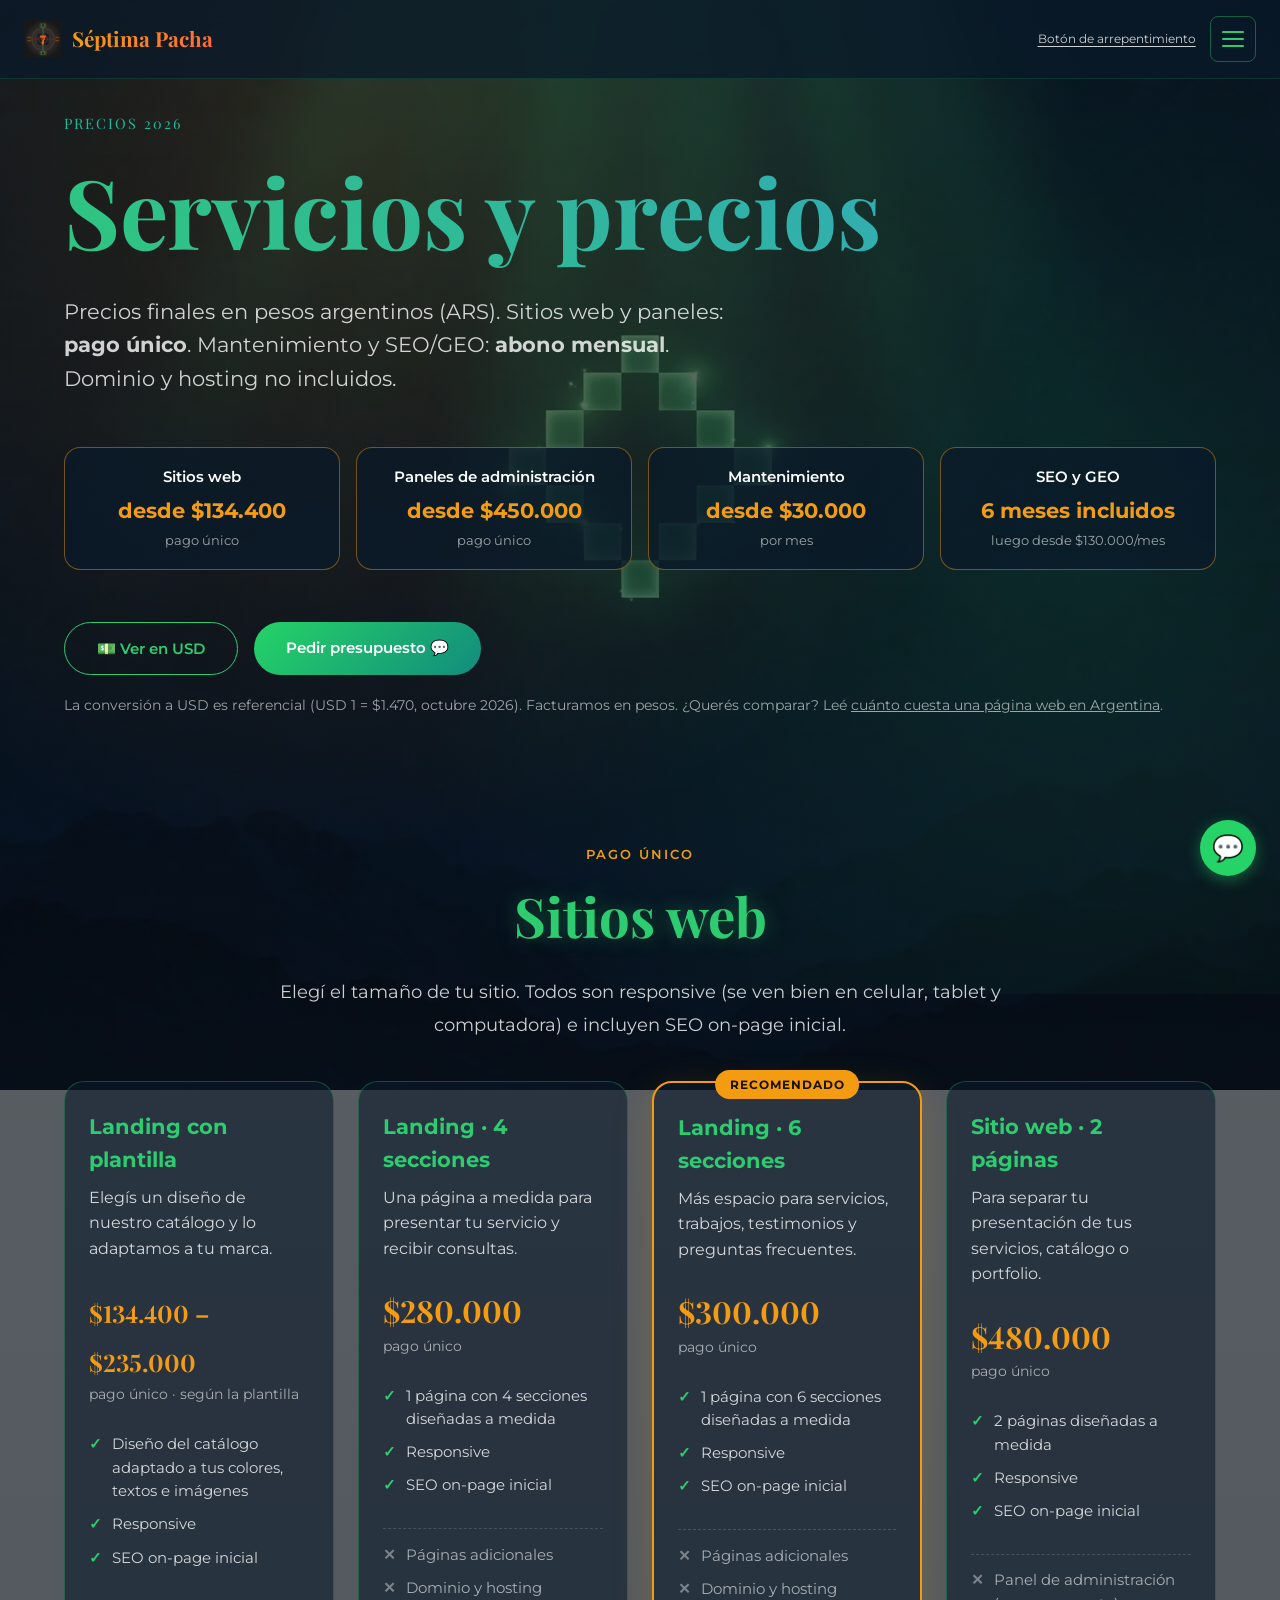
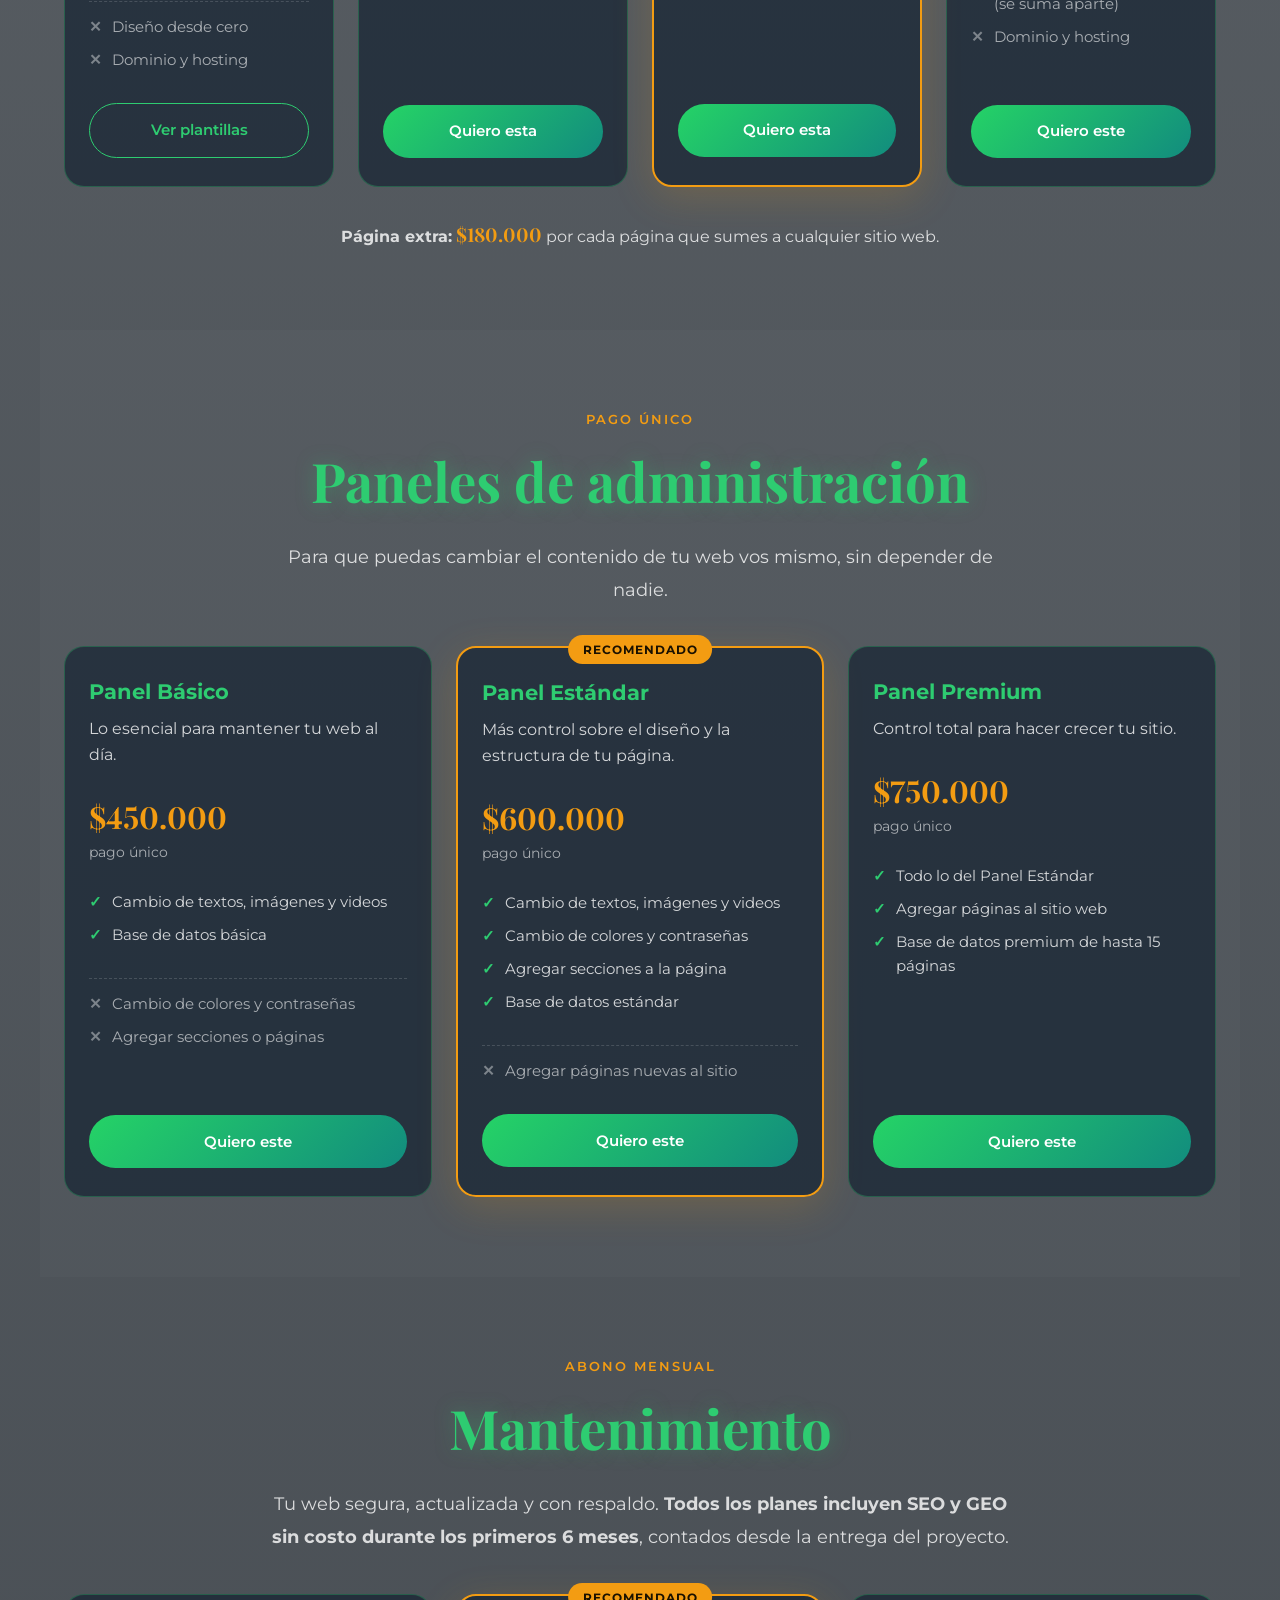
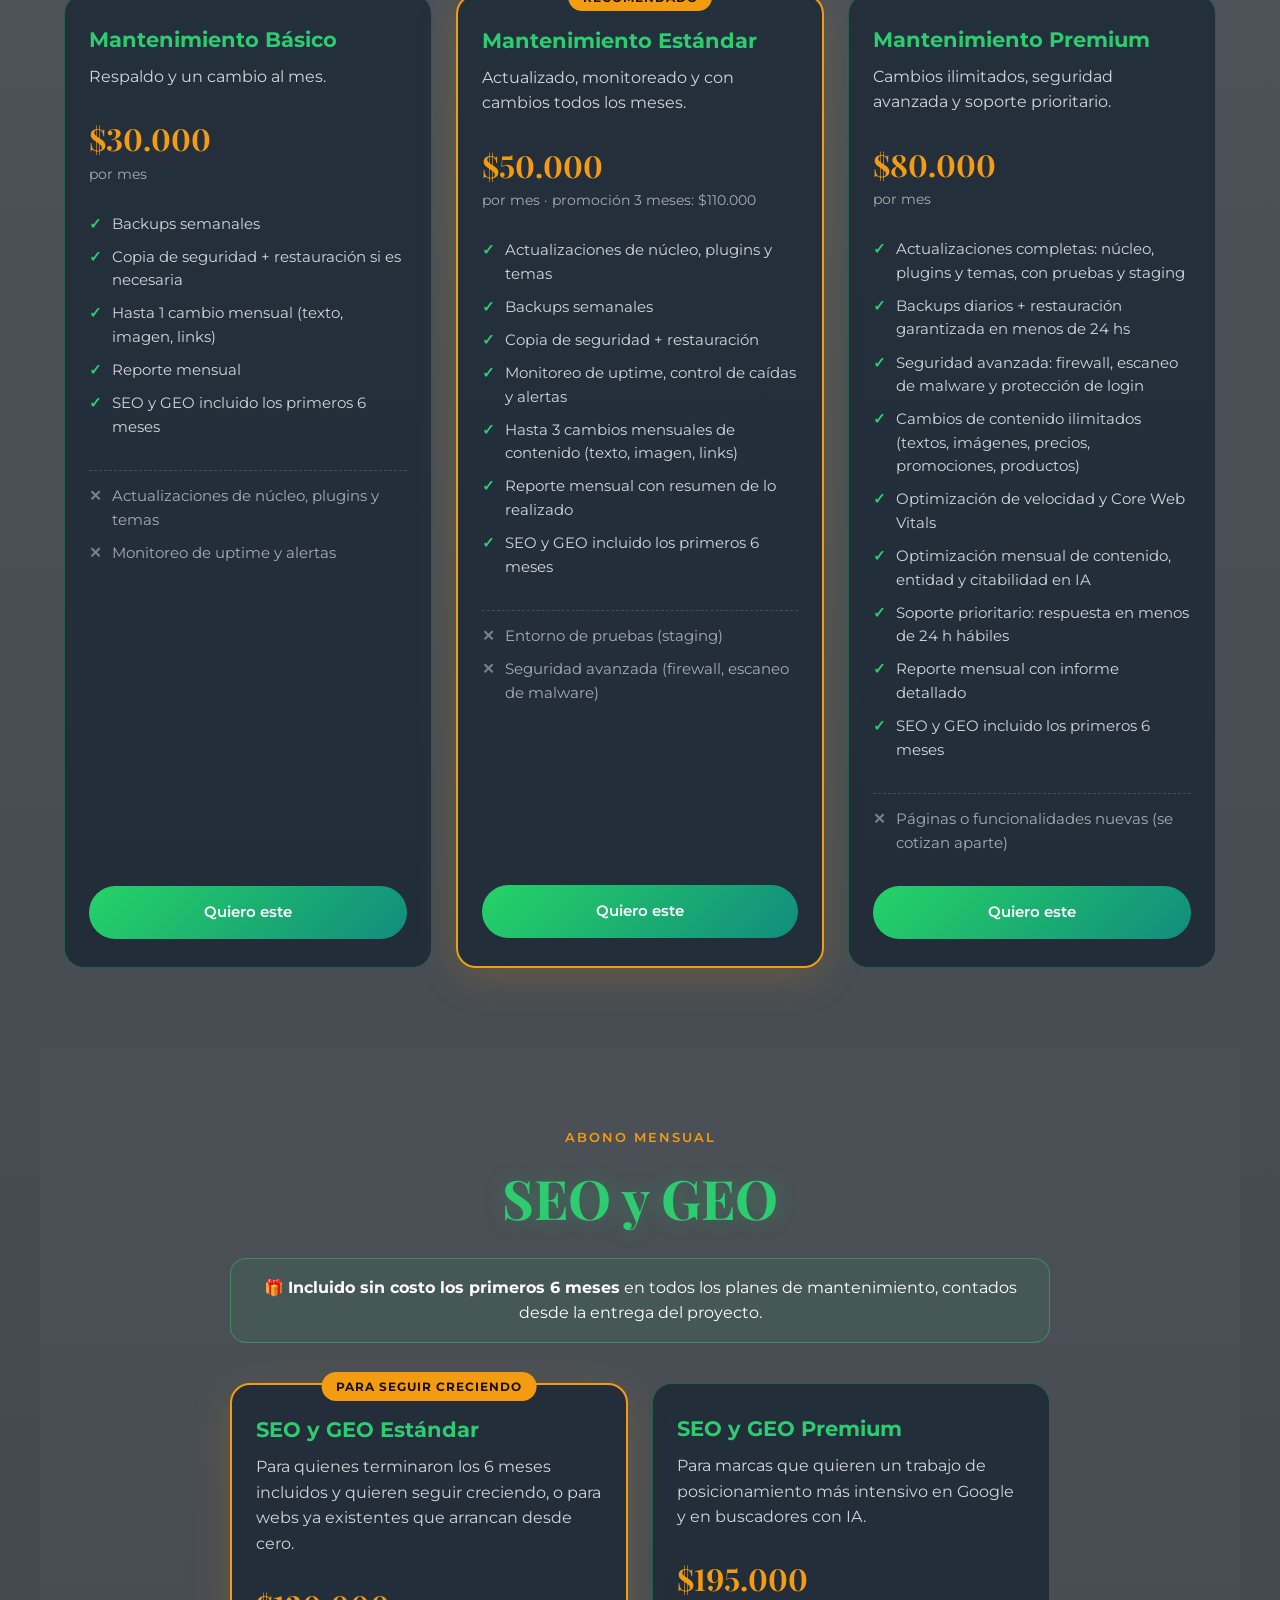
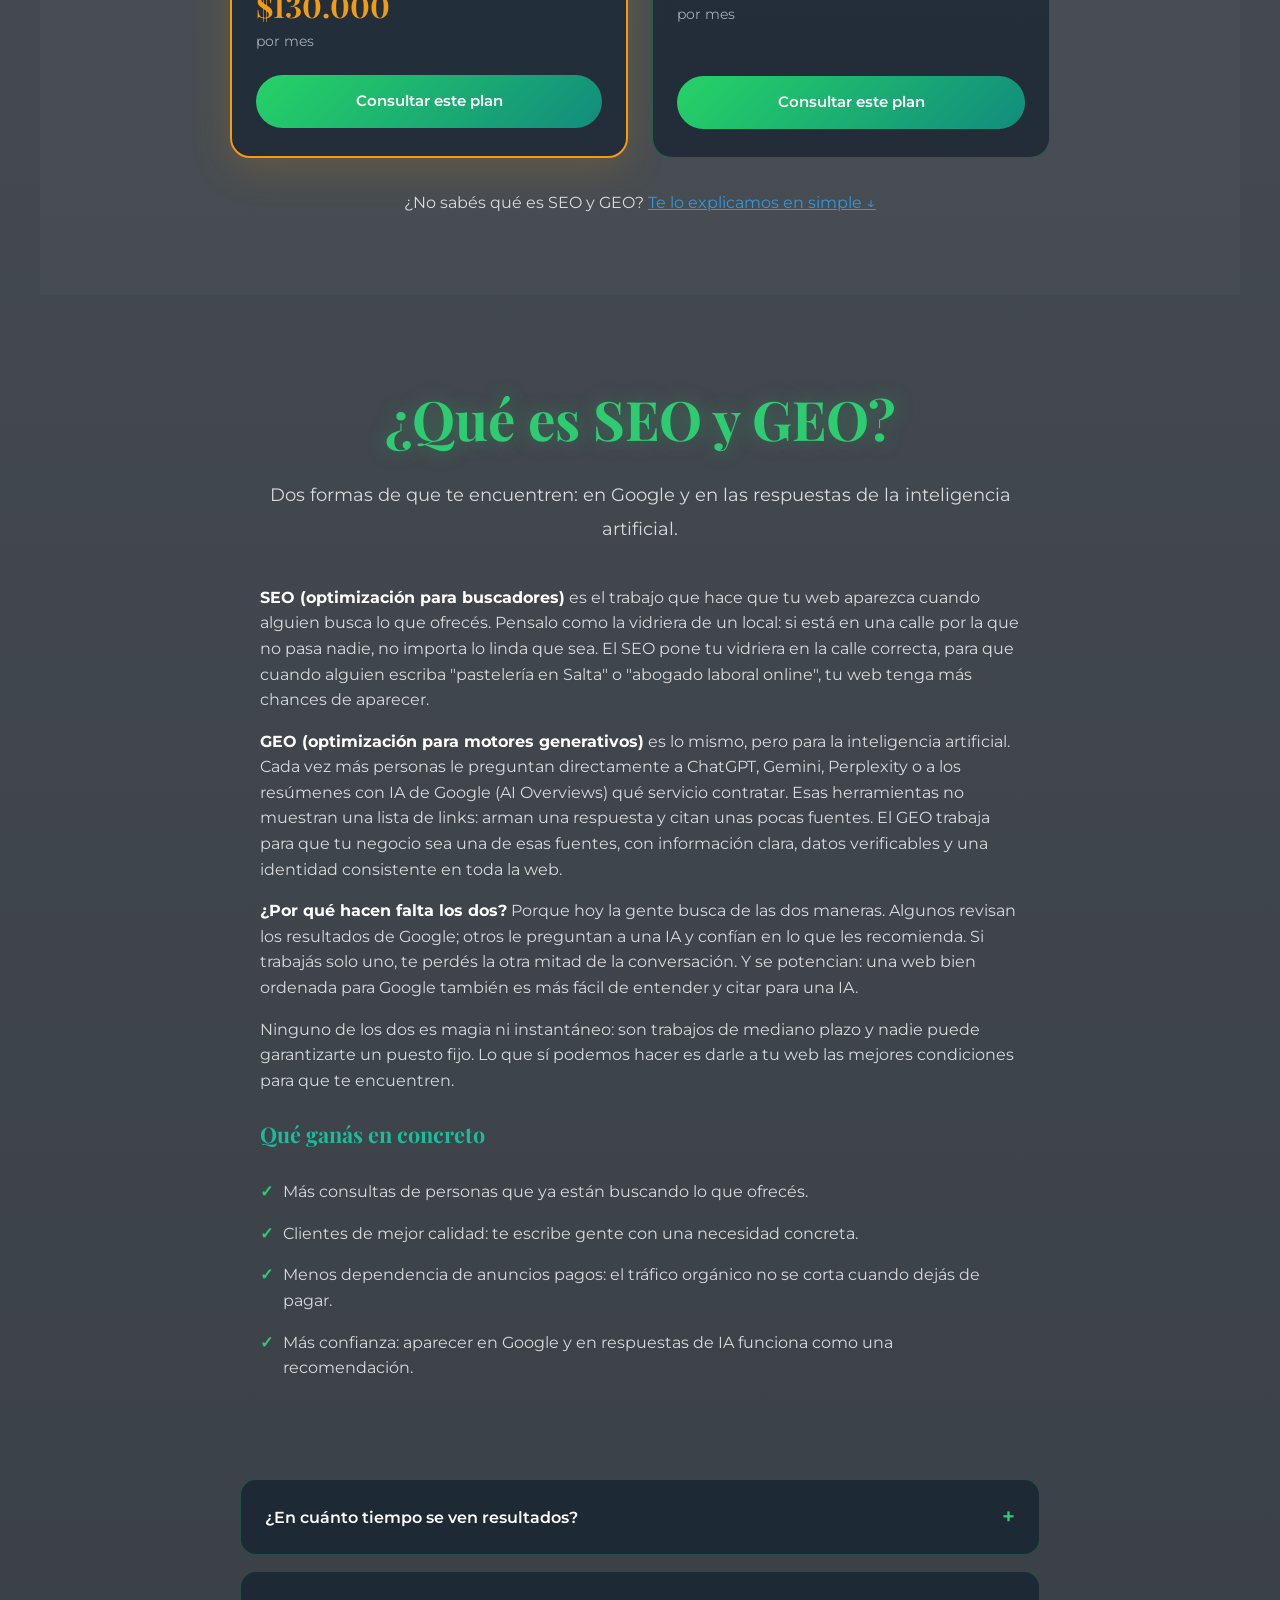
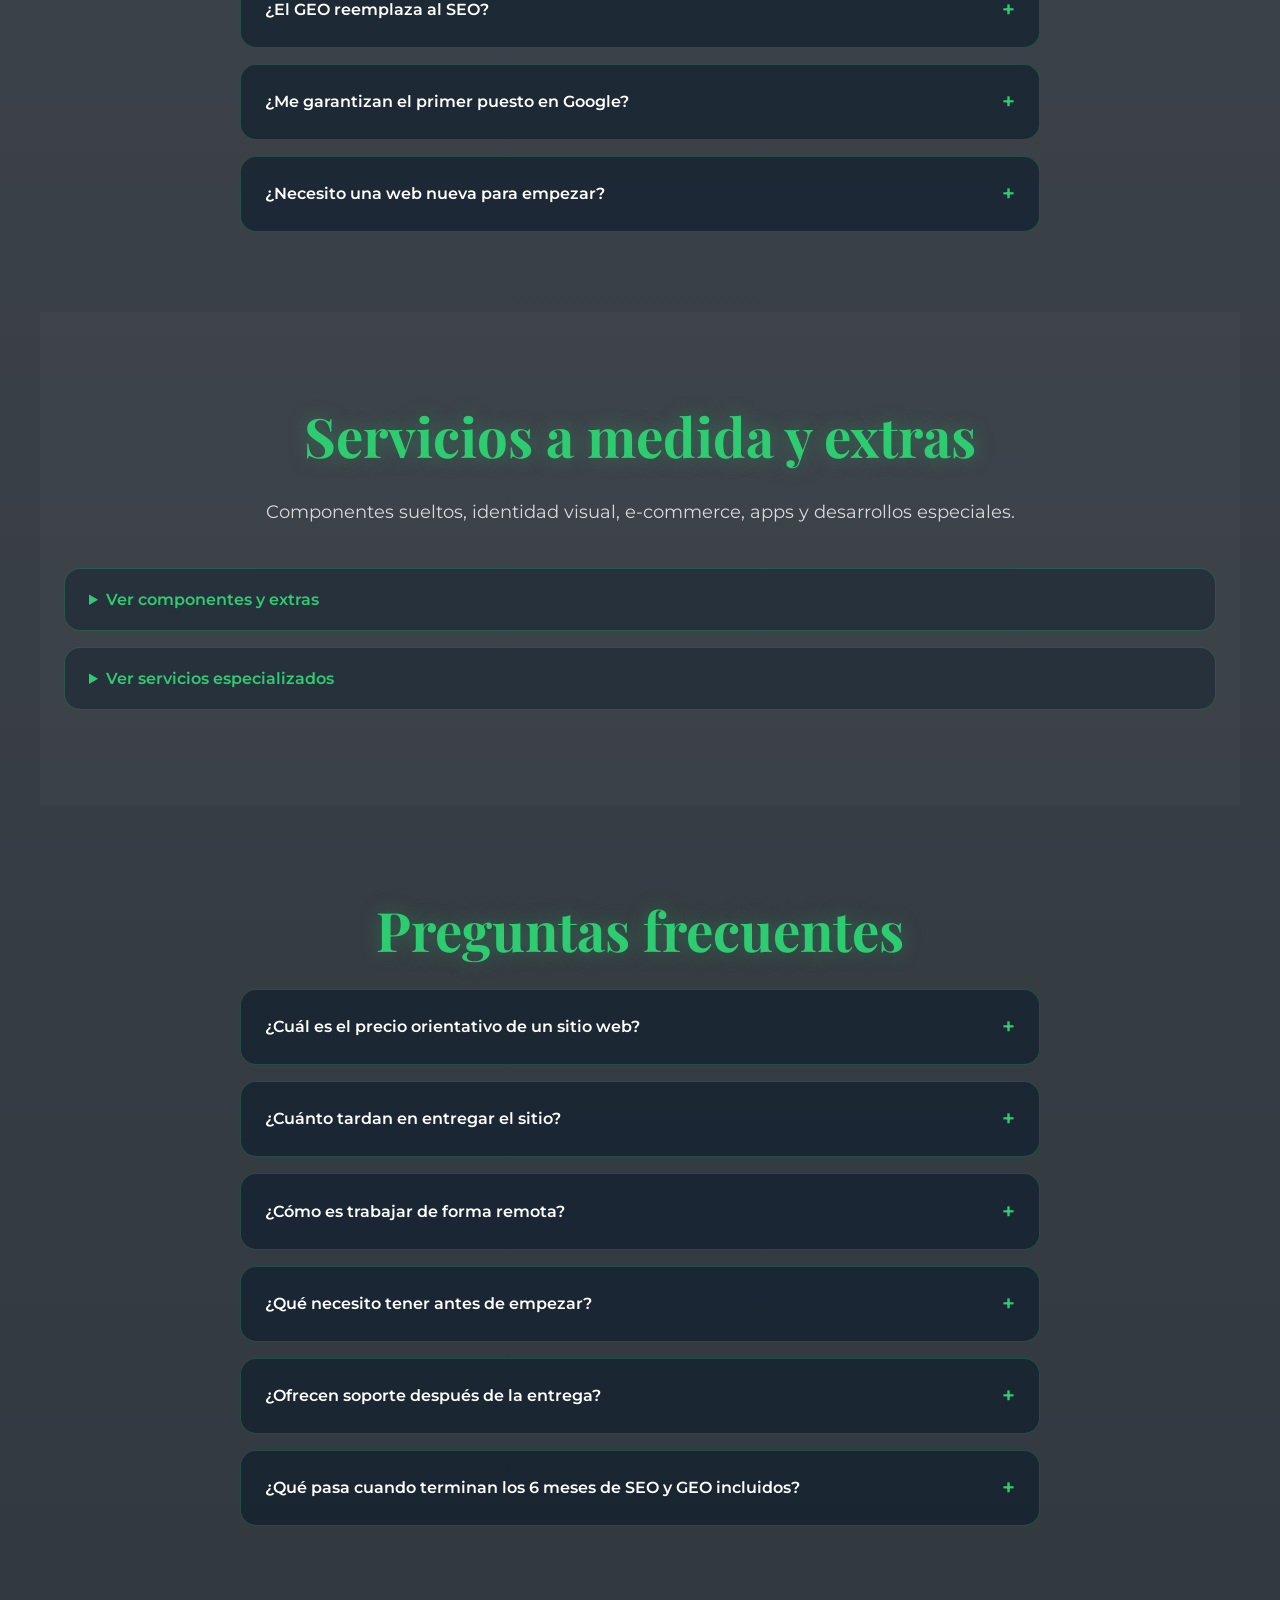
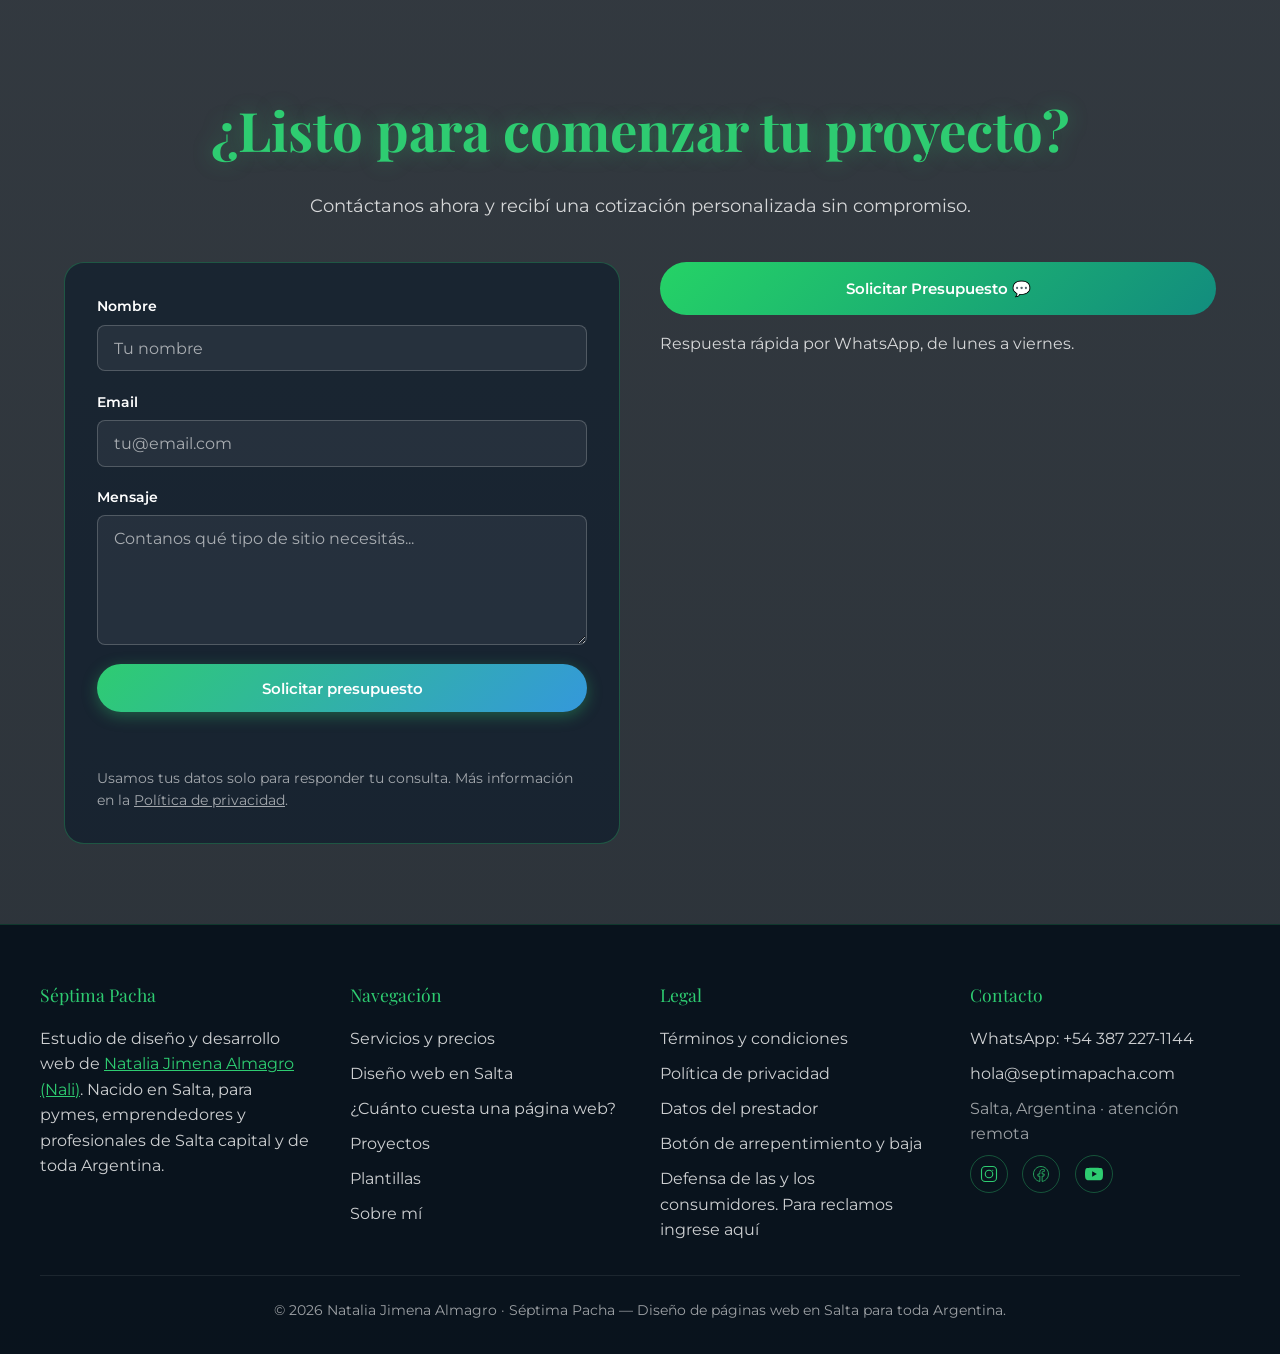
<file: servicios.html>
<!DOCTYPE html>
<html lang="es-AR">
<head>
<meta charset="UTF-8">
<meta name="viewport" content="width=device-width, initial-scale=1.0">

<title>Precios de Páginas Web, Mantenimiento y SEO/GEO | Séptima Pacha</title>
<meta name="description" content="Precios en pesos: landing pages desde $134.400, sitios de 2 páginas $480.000, paneles de administración desde $450.000 y mantenimiento mensual desde $30.000 con SEO y GEO incluido 6 meses.">
<meta name="author" content="Natalia Jimena Almagro">
<meta name="robots" content="index, follow">
<link rel="canonical" href="https://septimapacha.com/servicios.html">

<meta property="og:type" content="website">
<meta property="og:title" content="Precios de Páginas Web, Mantenimiento y SEO/GEO | Séptima Pacha">
<meta property="og:description" content="Precios en pesos: landing pages desde $134.400, sitios de 2 páginas $480.000, paneles de administración desde $450.000 y mantenimiento mensual desde $30.000 con SEO y GEO incluido 6 meses.">
<meta property="og:url" content="https://septimapacha.com/servicios.html">
<meta property="og:site_name" content="Séptima Pacha">
<meta property="og:locale" content="es_AR">
<meta property="og:image" content="https://septimapacha.com/img/og-septima-pacha.jpg">
<meta property="og:image:width" content="1200">
<meta property="og:image:height" content="630">
<meta property="og:image:alt" content="Séptima Pacha — Diseño de páginas web en Salta para toda Argentina">
<meta name="twitter:card" content="summary_large_image">

<link rel="icon" href="favicon.ico" sizes="any">
<link rel="apple-touch-icon" href="apple-touch-icon.png">
<link rel="preload" href="fonts/montserrat-latin.woff2" as="font" type="font/woff2" crossorigin>
<link rel="preload" href="fonts/playfair-display-latin.woff2" as="font" type="font/woff2" crossorigin>
<link rel="stylesheet" href="css/style.css?v=9">
<!-- Datos estructurados: catálogo de precios y preguntas frecuentes -->
<script type="application/ld+json">
{
  "@context": "https://schema.org",
  "@type": "ProfessionalService",
  "name": "Séptima Pacha",
  "url": "https://septimapacha.com",
  "telephone": "+543872271144",
  "hasOfferCatalog": {
    "@type": "OfferCatalog",
    "name": "Precios Séptima Pacha",
    "itemListElement": [
      {
        "@type": "OfferCatalog",
        "name": "Sitios web (pago único)",
        "itemListElement": [
          {
            "@type": "Offer",
            "itemOffered": {
              "@type": "Service",
              "name": "Landing con plantilla"
            },
            "priceCurrency": "ARS",
            "priceSpecification": {
              "@type": "PriceSpecification",
              "minPrice": 134400,
              "maxPrice": 235000,
              "priceCurrency": "ARS"
            }
          },
          {
            "@type": "Offer",
            "itemOffered": {
              "@type": "Service",
              "name": "Landing 1 página, 4 secciones"
            },
            "priceCurrency": "ARS",
            "price": 280000
          },
          {
            "@type": "Offer",
            "itemOffered": {
              "@type": "Service",
              "name": "Landing 1 página, 6 secciones"
            },
            "priceCurrency": "ARS",
            "price": 300000
          },
          {
            "@type": "Offer",
            "itemOffered": {
              "@type": "Service",
              "name": "Sitio web 2 páginas"
            },
            "priceCurrency": "ARS",
            "price": 480000
          },
          {
            "@type": "Offer",
            "itemOffered": {
              "@type": "Service",
              "name": "Página extra"
            },
            "priceCurrency": "ARS",
            "price": 180000
          }
        ]
      },
      {
        "@type": "OfferCatalog",
        "name": "Paneles de administración (pago único)",
        "itemListElement": [
          {
            "@type": "Offer",
            "itemOffered": {
              "@type": "Service",
              "name": "Panel Básico"
            },
            "priceCurrency": "ARS",
            "price": 450000
          },
          {
            "@type": "Offer",
            "itemOffered": {
              "@type": "Service",
              "name": "Panel Estándar"
            },
            "priceCurrency": "ARS",
            "price": 600000
          },
          {
            "@type": "Offer",
            "itemOffered": {
              "@type": "Service",
              "name": "Panel Premium"
            },
            "priceCurrency": "ARS",
            "price": 750000
          }
        ]
      },
      {
        "@type": "OfferCatalog",
        "name": "Mantenimiento (mensual)",
        "itemListElement": [
          {
            "@type": "Offer",
            "itemOffered": {
              "@type": "Service",
              "name": "Mantenimiento Básico"
            },
            "priceCurrency": "ARS",
            "priceSpecification": {
              "@type": "UnitPriceSpecification",
              "price": 30000,
              "priceCurrency": "ARS",
              "unitCode": "MON"
            }
          },
          {
            "@type": "Offer",
            "itemOffered": {
              "@type": "Service",
              "name": "Mantenimiento Estándar"
            },
            "priceCurrency": "ARS",
            "priceSpecification": {
              "@type": "UnitPriceSpecification",
              "price": 50000,
              "priceCurrency": "ARS",
              "unitCode": "MON"
            }
          },
          {
            "@type": "Offer",
            "itemOffered": {
              "@type": "Service",
              "name": "Mantenimiento Premium"
            },
            "priceCurrency": "ARS",
            "priceSpecification": {
              "@type": "UnitPriceSpecification",
              "price": 80000,
              "priceCurrency": "ARS",
              "unitCode": "MON"
            }
          }
        ]
      },
      {
        "@type": "OfferCatalog",
        "name": "SEO y GEO (mensual)",
        "itemListElement": [
          {
            "@type": "Offer",
            "itemOffered": {
              "@type": "Service",
              "name": "SEO y GEO Estándar"
            },
            "priceCurrency": "ARS",
            "priceSpecification": {
              "@type": "UnitPriceSpecification",
              "price": 130000,
              "priceCurrency": "ARS",
              "unitCode": "MON"
            }
          },
          {
            "@type": "Offer",
            "itemOffered": {
              "@type": "Service",
              "name": "SEO y GEO Premium"
            },
            "priceCurrency": "ARS",
            "priceSpecification": {
              "@type": "UnitPriceSpecification",
              "price": 195000,
              "priceCurrency": "ARS",
              "unitCode": "MON"
            }
          }
        ]
      }
    ]
  }
}
</script>
<script type="application/ld+json">
{
  "@context": "https://schema.org",
  "@type": "FAQPage",
  "mainEntity": [
    {
      "@type": "Question",
      "name": "¿En cuánto tiempo se ven resultados?",
      "acceptedAnswer": {
        "@type": "Answer",
        "text": "Depende de tu rubro, de la competencia y del punto de partida de tu web. Es un trabajo de mediano plazo: por eso incluimos los primeros 6 meses sin costo en cualquier plan de mantenimiento."
      }
    },
    {
      "@type": "Question",
      "name": "¿El GEO reemplaza al SEO?",
      "acceptedAnswer": {
        "@type": "Answer",
        "text": "No. El GEO se apoya en el SEO: las herramientas de IA suelen tomar información de sitios que ya están bien posicionados y bien estructurados. Lo ideal es trabajar los dos juntos."
      }
    },
    {
      "@type": "Question",
      "name": "¿Me garantizan el primer puesto en Google?",
      "acceptedAnswer": {
        "@type": "Answer",
        "text": "No, y desconfiá de quien te lo prometa. Google y las IA deciden qué mostrar. Nuestro trabajo es mejorar tu web para que tenga más chances de aparecer, y mostrarte cada mes qué hicimos y cómo evoluciona."
      }
    },
    {
      "@type": "Question",
      "name": "¿Necesito una web nueva para empezar?",
      "acceptedAnswer": {
        "@type": "Answer",
        "text": "No necesariamente. El plan SEO y GEO Estándar también está pensado para webs que ya existen y arrancan desde cero. Si tu web tiene problemas técnicos importantes, te lo decimos antes de empezar."
      }
    },
    {
      "@type": "Question",
      "name": "Ver componentes y extras</summary>\n      <div class=\"card-grid\">\n        <article class=\"pricing-card\">\n          <h3 class=\"pricing-name\">🎨 Identidad Visual Digital</h3>\n          <p class=\"pricing-desc\">Logos, paletas de colores y sistemas de diseño coherentes para tu marca.</p>\n          <p class=\"pricing-price\"><span class=\"price-ars\">$100.000</span><span class=\"price-usd\" hidden></span></p>\n        </article>\n        <article class=\"pricing-card\">\n          <h3 class=\"pricing-name\">📝 Formulario Web Avanzado</h3>\n          <p class=\"pricing-price\"><span class=\"price-ars\">$68.801</span><span class=\"price-usd\" hidden></span></p>\n          <ul class=\"pricing-features\">\n            <li>Validación en tiempo real</li>\n            <li>Envío a email/base de datos</li>\n            <li>Diseño responsive</li>\n            <li>Anti-spam integrado</li>\n          </ul>\n        </article>\n        <article class=\"pricing-card\">\n          <h3 class=\"pricing-name\">🖼 Galería Personalizada</h3>\n          <p class=\"pricing-price\"><span class=\"price-ars\">$49.392</span><span class=\"price-usd\" hidden></span></p>\n          <ul class=\"pricing-features\">\n            <li>Lightbox profesional</li>\n            <li>Carga lazy loading</li>\n            <li>Categorización de imágenes</li>\n          </ul>\n        </article>\n        <article class=\"pricing-card\">\n          <h3 class=\"pricing-name\">🎥 Galería de Videos</h3>\n          <p class=\"pricing-price\"><span class=\"price-ars\">$68.801</span><span class=\"price-usd\" hidden></span></p>\n          <ul class=\"pricing-features\">\n            <li>Integración YouTube/Vimeo</li>\n            <li>Player personalizado</li>\n            <li>Responsive video</li>\n          </ul>\n        </article>\n        <article class=\"pricing-card\">\n          <h3 class=\"pricing-name\">📰 Blog con Comentarios</h3>\n          <p class=\"pricing-price\"><span class=\"price-ars\">$74.981</span><span class=\"price-usd\" hidden></span></p>\n          <ul class=\"pricing-features\">\n            <li>Sistema de publicación</li>\n            <li>Comentarios moderados</li>\n            <li>Categorías y tags</li>\n          </ul>\n        </article>\n        <article class=\"pricing-card\">\n          <h3 class=\"pricing-name\">✉️ Firma de E-mail</h3>\n          <p class=\"pricing-price\"><span class=\"price-ars\">$63.523</span><span class=\"price-usd\" hidden></span></p>\n          <ul class=\"pricing-features\">\n            <li>Diseño corporativo</li>\n            <li>Compatible con todos los clientes</li>\n            <li>Links a redes sociales</li>\n          </ul>\n        </article>\n        <article class=\"pricing-card\">\n          <h3 class=\"pricing-name\">📧 Plantilla para Mailing</h3>\n          <p class=\"pricing-price\"><span class=\"price-ars\">$79.388</span><span class=\"price-usd\" hidden></span></p>\n          <ul class=\"pricing-features\">\n            <li>Responsive para móviles</li>\n            <li>Compatible Mailchimp/otros</li>\n            <li>Call-to-action optimizado</li>\n          </ul>\n        </article>\n      </div>\n    </details>\n    <details class=\"more-services fade-in\">\n      <summary>Ver servicios especializados</summary>\n      <div class=\"card-grid\">\n  \n        <article class=\"pricing-card\">\n          <h3 class=\"pricing-name\">Desarrollo Aplicación Web a Medida (MVP)</h3>\n          <div class=\"audience-tags\"><span class=\"audience-tag\">Particulares</span><span class=\"audience-tag\">PyMEs</span><span class=\"audience-tag\">Empresas</span></div>\n          <p class=\"pricing-desc\">MVP web. Funcionalidad core. Backend simple/BaaS. Diseño funcional. Responsive. 3 rondas.</p>\n          <p class=\"pricing-price\"><span class=\"price-ars\">$1.597.500</span><span class=\"price-usd\" hidden></span></p>\n        </article>\n  \n        <article class=\"pricing-card\">\n          <h3 class=\"pricing-name\">Desarrollo Sitio Web Corporativo / Institucional</h3>\n          <div class=\"audience-tags\"><span class=\"audience-tag\">Particulares</span><span class=\"audience-tag\">PyMEs</span><span class=\"audience-tag\">Empresas</span></div>\n          <p class=\"pricing-desc\">Sitio (hasta 7 secciones). UI/UX. Form. Blog básico. Responsive. CMS (WP) básico. SEO on-page inicial. 2 rondas.</p>\n          <p class=\"pricing-price\"><span class=\"price-ars\">$1.278.000</span><span class=\"price-usd\" hidden></span></p>\n        </article>\n  \n        <article class=\"pricing-card\">\n          <h3 class=\"pricing-name\">Desarrollo Aplicación Móvil Nativa (iOS o Android - MVP)</h3>\n          <div class=\"audience-tags\"><span class=\"audience-tag\">Particulares</span><span class=\"audience-tag\">PyMEs</span><span class=\"audience-tag\">Empresas</span></div>\n          <p class=\"pricing-desc\">MVP 1 plataforma. Funcionalidad core. API/BaaS. Diseño nativo std. 3 rondas.</p>\n          <p class=\"pricing-price\"><span class=\"price-ars\">$6.469.875</span><span class=\"price-usd\" hidden></span></p>\n        </article>\n  \n        <article class=\"pricing-card\">\n          <h3 class=\"pricing-name\">Desarrollo Tienda Online (eCommerce Básico)</h3>\n          <div class=\"audience-tags\"><span class=\"audience-tag\">Particulares</span><span class=\"audience-tag\">PyMEs</span><span class=\"audience-tag\">Empresas</span></div>\n          <p class=\"pricing-desc\">Plataforma (WooCommerce/Shopify setup). Hasta 30 prod. 1 pasarela. Tema (personalización básica). Panel admin. Responsive. 3 rondas.</p>\n          <p class=\"pricing-price\"><span class=\"price-ars\">$1.198.125</span><span class=\"price-usd\" hidden></span></p>\n        </article>\n  \n        <article class=\"pricing-card\">\n          <h3 class=\"pricing-name\">Desarrollo Tienda Online (eCommerce Avanzado)</h3>\n          <div class=\"audience-tags\"><span class=\"audience-tag\">Particulares</span><span class=\"audience-tag\">PyMEs</span><span class=\"audience-tag\">Empresas</span></div>\n          <p class=\"pricing-desc\">Plataforma medida/Magento/Shopify Plus. Multi-pasarela, integraciones, inventario adv, multi-idioma/moneda básico. UI/UX custom. Panel completo. Capacitación. 3 rondas.</p>\n          <p class=\"pricing-price\"><span class=\"price-ars\">$2.635.875</span><span class=\"price-usd\" hidden></span></p>\n        </article>\n  \n        <article class=\"pricing-card\">\n          <h3 class=\"pricing-name\">Rediseño Integral UX/UI (Web/App - Hasta 15 Pantallas)</h3>\n          <div class=\"audience-tags\"><span class=\"audience-tag\">Particulares</span><span class=\"audience-tag\">PyMEs</span><span class=\"audience-tag\">Empresas</span></div>\n          <p class=\"pricing-desc\">Investigación UX, wireframes, prototipo interactivo, UI completo. Guía estilo UI / Design System básico. 3 rondas.</p>\n          <p class=\"pricing-price\"><span class=\"price-ars\">$2.396.250</span><span class=\"price-usd\" hidden></span></p>\n        </article>\n  \n        <article class=\"pricing-card\">\n          <h3 class=\"pricing-name\">Creación Prototipo Interactivo Funcional (Validación)</h3>\n          <div class=\"audience-tags\"><span class=\"audience-tag\">Particulares</span><span class=\"audience-tag\">PyMEs</span><span class=\"audience-tag\">Empresas</span></div>\n          <p class=\"pricing-desc\">Prototipo navegable alta fidelidad (Figma/XD) flujos clave (hasta 20 pantallas). Testear. 2 rondas.</p>\n          <p class=\"pricing-price\"><span class=\"price-ars\">$559.125</span><span class=\"price-usd\" hidden></span></p>\n        </article>\n  \n        <article class=\"pricing-card\">\n          <h3 class=\"pricing-name\">Diseño y Desarrollo Dashboard Analítico Interactivo</h3>\n          <div class=\"audience-tags\"><span class=\"audience-tag\">Particulares</span><span class=\"audience-tag\">PyMEs</span><span class=\"audience-tag\">Empresas</span></div>\n          <p class=\"pricing-desc\">Panel web 1-2 fuentes. Visualizaciones custom, filtros, exportación básica. UI/UX. 3 rondas.</p>\n          <p class=\"pricing-price\"><span class=\"price-ars\">$1.864.283</span><span class=\"price-usd\" hidden></span></p>\n        </article>\n  \n        <article class=\"pricing-card\">\n          <h3 class=\"pricing-name\">Optimización Avanzada de Rendimiento Web (WPO)</h3>\n          <div class=\"audience-tags\"><span class=\"audience-tag\">Particulares</span><span class=\"audience-tag\">PyMEs</span><span class=\"audience-tag\">Empresas</span></div>\n          <p class=\"pricing-desc\">Análisis (CWV). Optimización img, code split, lazy load, serv/CDN básico, BBDD query tuning básico. Informe.</p>\n          <p class=\"pricing-price\"><span class=\"price-ars\">$1.011.218</span><span class=\"price-usd\" hidden></span></p>\n        </article>\n  \n        <article class=\"pricing-card\">\n          <h3 class=\"pricing-name\">Auditoría y Consultoría de Experiencia de Usuario (UX)</h3>\n          <p class=\"pricing-desc\">Evaluación heurística, métricas, journey map. Informe recomendaciones. Workshop (3hs). No user testing.</p>\n          <p class=\"pricing-price\"><span class=\"price-ars\">$639.000</span><span class=\"price-usd\" hidden></span></p>\n        </article>\n  \n        <article class=\"pricing-card\">\n          <h3 class=\"pricing-name\">Pruebas de Usabilidad Remotas con Usuarios</h3>\n          <p class=\"pricing-desc\">Planificación, reclutamiento (5 usuarios), tests moderados. Análisis, informe, grabaciones.</p>\n          <p class=\"pricing-price\"><span class=\"price-ars\">$1.170.968</span><span class=\"price-usd\" hidden></span></p>\n        </article>\n  \n        <article class=\"pricing-card\">\n          <h3 class=\"pricing-name\">Diseño y Maquetación HTML Email Marketing Avanzado</h3>\n          <p class=\"pricing-desc\">Diseño 1 plantilla modular + maquetación HTML/CSS responsive, interactiva, Dark Mode. Testeo multi-cliente. Entrega HTML. 2 rondas.</p>\n          <p class=\"pricing-price\"><span class=\"price-ars\">$287.550</span><span class=\"price-usd\" hidden></span></p>\n        </article>\n  \n        <article class=\"pricing-card\">\n          <h3 class=\"pricing-name\">Implementación Blog Corporativo Optimizado (CMS)</h3>\n          <p class=\"pricing-desc\">Setup blog (WP/Headless). Diseño SEO/UX. Taxonomías. Sociales. Migración básica (20 posts). 2 rondas.</p>\n          <p class=\"pricing-price\"><span class=\"price-ars\">$559.125</span><span class=\"price-usd\" hidden></span></p>\n        </article>\n  \n        <article class=\"pricing-card\">\n          <h3 class=\"pricing-name\">Desarrollo Web con CMS Headless</h3>\n          <p class=\"pricing-desc\">Frontend (React/Vue/Svelte) + CMS Headless (setup básico). Hasta 7 tipos contenido. SSR/SSG básico. UI Kit. 3 rondas.</p>\n          <p class=\"pricing-price\"><span class=\"price-ars\">$3.087.968</span><span class=\"price-usd\" hidden></span></p>\n        </article>\n  \n        <article class=\"pricing-card\">\n          <h3 class=\"pricing-name\">Diseño de Sistemas de Diseño (Design System - Básico)</h3>\n          <p class=\"pricing-desc\">Librería componentes UI (Figma/XD), tokens, docs básica. 1 plataforma (web).</p>\n          <p class=\"pricing-price\"><span class=\"price-ars\">$2.134.260</span><span class=\"price-usd\" hidden></span></p>\n        </article>\n  \n        <article class=\"pricing-card\">\n          <h3 class=\"pricing-name\">Personalización Avanzada de Plantilla Web (Tema Hijo)</h3>\n          <p class=\"pricing-desc\">Adaptación profunda tema premium (WP/Shopify) tema hijo. Modif estructura, PHP/Liquid básico, CSS adv. Hasta 10 págs. 2 rondas.</p>\n          <p class=\"pricing-price\"><span class=\"price-ars\">$1.170.968</span><span class=\"price-usd\" hidden></span></p>\n        </article>\n  \n        <article class=\"pricing-card\">\n          <h3 class=\"pricing-name\">Optimización SEO Técnico Avanzado</h3>\n          <p class=\"pricing-desc\">Auditoría completa (index, crawl budget, schema, logs). Implementación correcciones complejas. Migración SEO. Monitoreo.</p>\n          <p class=\"pricing-price\"><span class=\"price-ars\">$851.468</span><span class=\"price-usd\" hidden></span></p>\n        </article>\n  \n        <article class=\"pricing-card\">\n          <h3 class=\"pricing-name\">Desarrollo Formulario Multi-paso con Lógica Compleja</h3>\n          <p class=\"pricing-desc\">Form web validaciones dinámicas, cálculos, lógica condicional, API. UI/UX. 2 rondas.</p>\n          <p class=\"pricing-price\"><span class=\"price-ars\">$746.033</span><span class=\"price-usd\" hidden></span></p>\n        </article>\n  \n        <article class=\"pricing-card\">\n          <h3 class=\"pricing-name\">Implementación Estratégica de Analítica Web</h3>\n          <p class=\"pricing-desc\">Definición KPIs. Configuración avanzada GA4/GTM. Dashboards (Looker Studio). Capacitación (2hs).</p>\n          <p class=\"pricing-price\"><span class=\"price-ars\">$958.500</span><span class=\"price-usd\" hidden></span></p>\n        </article>\n  \n        <article class=\"pricing-card\">\n          <h3 class=\"pricing-name\">Integración Chatbot Conversacional Básico (Web/App)</h3>\n          <p class=\"pricing-desc\">Setup chatbot (Tidio/Intercom/Dialogflow básico). Flujo simple (10 intenciones). Integración UI. Handover agente. 1 ronda.</p>\n          <p class=\"pricing-price\"><span class=\"price-ars\">$319.500</span><span class=\"price-usd\" hidden></span></p>\n        </article>\n  \n        <article class=\"pricing-card\">\n          <h3 class=\"pricing-name\">Diseño Portal Clientes / Soporte (UX/UI Completo)</h3>\n          <p class=\"pricing-desc\">Diseño UX/UI (hasta 15 pantallas) portal: ticketing, base conocimiento, comunidad, perfil, dashboard. Prototipo interactivo. Guía estilo. 3 rondas.</p>\n          <p class=\"pricing-price\"><span class=\"price-ars\">$2.024.033</span><span class=\"price-usd\" hidden></span></p>\n        </article>\n  \n        <article class=\"pricing-card\">\n          <h3 class=\"pricing-name\">Desarrollo Plataforma E-learning (LMS Personalizado)</h3>\n          <p class=\"pricing-desc\">Implementación/custom LMS (Moodle/LearnDash) o dev básico medida. Gamificación simple, certificados, video/SCORM. UI/UX. 3 rondas.</p>\n          <p class=\"pricing-price\"><span class=\"price-ars\">$3.941.033</span><span class=\"price-usd\" hidden></span></p>\n        </article>\n  \n        <article class=\"pricing-card\">\n          <h3 class=\"pricing-name\">Desarrollo Micrositio Interactivo para Campaña</h3>\n          <p class=\"pricing-desc\">Sitio temporal animaciones, interactividad (mini-juego simple), RRSS. Diseño alto impacto. Optimizado. 2 rondas.</p>\n          <p class=\"pricing-price\"><span class=\"price-ars\">$1.330.718</span><span class=\"price-usd\" hidden></span></p>\n        </article>\n  \n        <article class=\"pricing-card\">\n          <h3 class=\"pricing-name\">Desarrollo Aplicación Híbrida (React Native/Flutter)</h3>\n          <p class=\"pricing-desc\">App iOS/Android (1 codebase). API/BaaS. Features nativas básicas. UI custom. 3 rondas.</p>\n          <p class=\"pricing-price\"><span class=\"price-ars\">$5.378.783</span><span class=\"price-usd\" hidden></span></p>\n        </article>\n  \n        <article class=\"pricing-card\">\n          <h3 class=\"pricing-name\">Implementación Progressive Web App (PWA) Avanzada</h3>\n          <p class=\"pricing-desc\">Adaptación PWA offline robusto (IndexDB), push segmentado, background sync. Experiencia nativa-like. 2 rondas.</p>\n          <p class=\"pricing-price\"><span class=\"price-ars\">$1.597.500</span><span class=\"price-usd\" hidden></span></p>\n        </article>\n  \n  \n        <article class=\"pricing-card\">\n          <h3 class=\"pricing-name\">Auditoría de Accesibilidad Web (WCAG AA)</h3>\n          <p class=\"pricing-desc\">Evaluación sitio (10 págs clave) vs WCAG 2.1 AA. Informe barreras/recomendaciones. No implementación.</p>\n          <p class=\"pricing-price\"><span class=\"price-ars\">$691.718</span><span class=\"price-usd\" hidden></span></p>\n        </article>\n  \n        <article class=\"pricing-card\">\n          <h3 class=\"pricing-name\">Implementación de Funcionalidades WebAssembly (WASM)</h3>\n          <p class=\"pricing-desc\">Integración módulo WASM tareas intensivas CPU frontend. PoC.</p>\n          <p class=\"pricing-price\"><span class=\"price-ars\">$1.917.000</span><span class=\"price-usd\" hidden></span></p>\n        </article>\n  \n        <article class=\"pricing-card\">\n          <h3 class=\"pricing-name\">Estrategia y Desarrollo Internacionalización (i18n)</h3>\n          <p class=\"pricing-desc\">Planificación adaptación multi-idioma/región. Implementación técnica (librerías i18n). Preparación traducción. No traducción.</p>\n          <p class=\"pricing-price\"><span class=\"price-ars\">$958.500</span><span class=\"price-usd\" hidden></span></p>\n        </article>\n  \n        <article class=\"pricing-card\">\n          <h3 class=\"pricing-name\">Implementación Server-Side Rendering (SSR) / Static Site Generation (SSG)</h3>\n          <p class=\"pricing-desc\">Configuración framework (Next.js, Nuxt) performance/SEO SPA. Adaptación código existente (básico).</p>\n          <p class=\"pricing-price\"><span class=\"price-ars\">$1.170.968</span><span class=\"price-usd\" hidden></span></p>\n        </article>\n  \n        <article class=\"pricing-card\">\n          <h3 class=\"pricing-name\">Desarrollo de Extensión de Navegador (Browser Extension)</h3>\n          <p class=\"pricing-desc\">Creación extensión simple (Chrome/Firefox). UI básica. No lógica backend compleja.</p>\n          <p class=\"pricing-price\"><span class=\"price-ars\">$1.490.468</span><span class=\"price-usd\" hidden></span></p>\n        </article>\n  \n        <article class=\"pricing-card\">\n          <h3 class=\"pricing-name\">Desarrollo PWA con IA Nativa (Edge AI)</h3>\n          <p class=\"pricing-desc\">Aplicación web progresiva con modelos de IA ejecutándose localmente (WebGPU, ONNX Runtime Web). Funcionalidad offline inteligente. Privacidad by design. Optimización para dispositivos edge.</p>\n          <p class=\"pricing-price\"><span class=\"price-ars\">$8.786.250</span><span class=\"price-usd\" hidden></span></p>\n        </article>\n      </div>\n    </details>\n  </section>\n\n  <!-- FAQ -->\n  <section class=\"section\" id=\"faq\" aria-labelledby=\"faq-title\">\n    <h2 id=\"faq-title\" class=\"section-title fade-in\">Preguntas frecuentes</h2>\n    <div class=\"faq-list fade-in\">\n      <details class=\"faq-item\">\n        <summary>¿Cuál es el precio orientativo de un sitio web?",
      "acceptedAnswer": {
        "@type": "Answer",
        "text": "Una landing con plantilla va de $134.400 a $235.000; una landing a medida de 1 página cuesta $280.000 (4 secciones) o $300.000 (6 secciones), y un sitio de 2 páginas $480.000. Cada página extra suma $180.000. Si querés editar el contenido vos mismo, los paneles de administración van de $450.000 a $750.000. Todos los valores están en pesos argentinos y son de pago único."
      }
    },
    {
      "@type": "Question",
      "name": "¿Cuánto tardan en entregar el sitio?",
      "acceptedAnswer": {
        "@type": "Answer",
        "text": "Depende del tamaño del sitio, de si suma panel de administración y de cuándo tengamos tus textos e imágenes. Los tiempos exactos se confirman por escrito al aprobar el presupuesto."
      }
    },
    {
      "@type": "Question",
      "name": "¿Cómo es trabajar de forma remota?",
      "acceptedAnswer": {
        "@type": "Answer",
        "text": "Trabajamos de forma remota con clientes de Salta capital y de toda Argentina. Coordinamos todo por WhatsApp, videollamada y email: relevamos tu proyecto, te mostramos avances en cada etapa y hacemos las rondas de revisión incluidas en cada plan hasta que quedes conforme."
      }
    },
    {
      "@type": "Question",
      "name": "¿Qué necesito tener antes de empezar?",
      "acceptedAnswer": {
        "@type": "Answer",
        "text": "Con tu logo, textos e imágenes (si los tenés) alcanza para arrancar; si no los tenés, te ayudamos a definirlos. El dominio y el hosting no están incluidos en el precio, pero te asesoramos para contratarlos si todavía no los tenés."
      }
    },
    {
      "@type": "Question",
      "name": "¿Ofrecen soporte después de la entrega?",
      "acceptedAnswer": {
        "@type": "Answer",
        "text": "Sí, todos los proyectos incluyen 30 días de soporte técnico sin cargo después de la entrega, para ajustes menores o dudas de uso. Después podés sumar un plan de mantenimiento mensual desde $30.000."
      }
    },
    {
      "@type": "Question",
      "name": "¿Qué pasa cuando terminan los 6 meses de SEO y GEO incluidos?",
      "acceptedAnswer": {
        "@type": "Answer",
        "text": "Tu plan de mantenimiento sigue igual. Si querés continuar con el trabajo de posicionamiento, podés sumar el plan SEO y GEO Estándar ($130.000/mes) o Premium ($195.000/mes)."
      }
    }
  ]
}
</script>
</head>
<body class="page-sub">
<div class="splash-screen" aria-hidden="true">
<div class="splash-bubbles" aria-hidden="true">
  <div class="splash-bubble word word-1">SÉPTIMA<span class="ring-a"></span><span class="ring-b"></span></div>
  <div class="splash-bubble word word-2">PACHA<span class="ring-a"></span><span class="ring-b"></span></div>
  <div class="splash-bubble dot dot-1"></div>
  <div class="splash-bubble dot dot-2"></div>
  <div class="splash-bubble dot dot-3"></div>
  <div class="splash-bubble dot dot-4"></div>
</div>
  <img class="splash-logo" src="img/logo-septima-pacha.webp" alt="Logo Séptima Pacha" width="160" height="160">
  <p class="splash-text">Séptima Pacha</p>
  <p class="splash-subtext">Servicios y precios</p>
</div>
<a class="skip-link" href="#main">Saltar al contenido principal</a>

<header class="site-header">
  <a href="index.html" class="site-logo">
    <img class="site-logo-icon" src="img/logo-septima-pacha.webp" alt="Logo Séptima Pacha" width="40" height="40">
    <span class="brand-text">Séptima Pacha</span>
  </a>
  <div class="header-actions">
    <a class="header-legal-link" href="arrepentimiento.html">Botón de arrepentimiento</a>
    <button class="nav-toggle" aria-expanded="false" aria-controls="mainNav" aria-label="Abrir menú de navegación">
      <span></span><span></span><span></span>
    </button>
  </div>
</header>

<div class="nav-backdrop"></div>
<nav class="main-nav" id="mainNav" aria-label="Navegación principal">
  <ul>
    <li><a href="index.html">Inicio</a></li>
    <li><a href="servicios.html">Servicios</a></li>
    <li><a href="servicios.html#precios">Precios</a></li>
    <li><a href="codigo-fluido.html">Proyectos</a></li>
    <li><a href="plantillas.html">Plantillas</a></li>
    <li><a href="sobre-mi.html">Sobre mí</a></li>
  </ul>
  <div class="nav-whatsapp">
    <a class="btn btn-whatsapp" href="https://wa.me/543872271144?text=Hola%2C%20quiero%20consultar%20sobre%20sus%20servicios%20de%20desarrollo%20web" target="_blank" rel="noopener">💬 WhatsApp</a>
  </div>
</nav>

<a class="whatsapp-float" href="https://wa.me/543872271144?text=Hola%2C%20quiero%20consultar%20sobre%20sus%20servicios%20de%20desarrollo%20web" target="_blank" rel="noopener" aria-label="Contactar por WhatsApp">💬</a>

<main id="main">
  <section class="hero hero-compact" aria-labelledby="page-title">
    <p class="hero-eyebrow">Precios 2026</p>
    <h1 id="page-title" class="hero-title gradient-text">Servicios y precios</h1>
    <p class="hero-lead">Precios finales en pesos argentinos (ARS). Sitios web y paneles: <strong>pago único</strong>. Mantenimiento y SEO/GEO: <strong>abono mensual</strong>. Dominio y hosting no incluidos.</p>

    <!-- Acceso rápido a cada categoría de precios, visible sin scroll -->
    <nav class="price-jump" id="precios" aria-label="Categorías de precios">
      <a class="price-jump-item" href="#sitios-web">
        <span class="price-jump-label">Sitios web</span>
        <span class="price-jump-value">desde $134.400</span>
        <span class="price-jump-period">pago único</span>
      </a>
      <a class="price-jump-item" href="#paneles">
        <span class="price-jump-label">Paneles de administración</span>
        <span class="price-jump-value">desde $450.000</span>
        <span class="price-jump-period">pago único</span>
      </a>
      <a class="price-jump-item" href="#mantenimiento">
        <span class="price-jump-label">Mantenimiento</span>
        <span class="price-jump-value">desde $30.000</span>
        <span class="price-jump-period">por mes</span>
      </a>
      <a class="price-jump-item" href="#seo-geo">
        <span class="price-jump-label">SEO y GEO</span>
        <span class="price-jump-value">6 meses incluidos</span>
        <span class="price-jump-period">luego desde $130.000/mes</span>
      </a>
    </nav>

    <div class="hero-ctas">
      <button id="currencyBtn" class="btn btn-outline" type="button" aria-describedby="usdNote">💵 Ver en USD</button>
      <a href="https://wa.me/543872271144?text=Hola%2C%20quiero%20pedir%20un%20presupuesto" class="btn btn-whatsapp" target="_blank" rel="noopener">Pedir presupuesto 💬</a>
    </div>
    <p id="usdNote" class="form-note">La conversión a USD es referencial (USD 1 = $1.470, octubre 2026). Facturamos en pesos. ¿Querés comparar? Leé <a href="cuanto-cuesta-una-pagina-web.html">cuánto cuesta una página web en Argentina</a>.</p>
  </section>

  <!-- SITIOS WEB -->
  <section class="section price-section" id="sitios-web" aria-labelledby="sitios-title">
    <p class="price-section-eyebrow">Pago único</p>
    <h2 id="sitios-title" class="section-title fade-in">Sitios web</h2>
    <p class="section-subtitle fade-in">Elegí el tamaño de tu sitio. Todos son responsive (se ven bien en celular, tablet y computadora) e incluyen SEO on-page inicial.</p>
    <div class="plan-grid plan-grid-4">
      <article class="pricing-card plan-card fade-in">
        <h3 class="pricing-name">Landing con plantilla</h3>
        <p class="pricing-desc">Elegís un diseño de nuestro catálogo y lo adaptamos a tu marca.</p>
        <p class="pricing-price"><span class="price-ars" data-ars="134400-235000">$134.400 – $235.000</span><span class="price-usd" hidden></span><small>pago único · según la plantilla</small></p>
        <ul class="pricing-features">
          <li>Diseño del catálogo adaptado a tus colores, textos e imágenes</li>
          <li>Responsive</li>
          <li>SEO on-page inicial</li>
        </ul>
        <ul class="pricing-features plan-excludes" aria-label="No incluye">
          <li>Diseño desde cero</li>
          <li>Dominio y hosting</li>
        </ul>
        <div class="plan-actions">
          <a class="btn btn-outline" href="plantillas.html">Ver plantillas</a>
        </div>
      </article>

      <article class="pricing-card plan-card fade-in">
        <h3 class="pricing-name">Landing · 4 secciones</h3>
        <p class="pricing-desc">Una página a medida para presentar tu servicio y recibir consultas.</p>
        <p class="pricing-price"><span class="price-ars" data-ars="280000">$280.000</span><span class="price-usd" hidden></span><small>pago único</small></p>
        <ul class="pricing-features">
          <li>1 página con 4 secciones diseñadas a medida</li>
          <li>Responsive</li>
          <li>SEO on-page inicial</li>
        </ul>
        <ul class="pricing-features plan-excludes" aria-label="No incluye">
          <li>Páginas adicionales</li>
          <li>Dominio y hosting</li>
        </ul>
        <div class="plan-actions">
          <a class="btn btn-whatsapp" href="https://wa.me/543872271144?text=Hola%2C%20me%20interesa%20la%20Landing%20de%204%20secciones" target="_blank" rel="noopener">Quiero esta</a>
        </div>
      </article>

      <article class="pricing-card plan-card is-featured fade-in">
        <p class="plan-badge">Recomendado</p>
        <h3 class="pricing-name">Landing · 6 secciones</h3>
        <p class="pricing-desc">Más espacio para servicios, trabajos, testimonios y preguntas frecuentes.</p>
        <p class="pricing-price"><span class="price-ars" data-ars="300000">$300.000</span><span class="price-usd" hidden></span><small>pago único</small></p>
        <ul class="pricing-features">
          <li>1 página con 6 secciones diseñadas a medida</li>
          <li>Responsive</li>
          <li>SEO on-page inicial</li>
        </ul>
        <ul class="pricing-features plan-excludes" aria-label="No incluye">
          <li>Páginas adicionales</li>
          <li>Dominio y hosting</li>
        </ul>
        <div class="plan-actions">
          <a class="btn btn-whatsapp" href="https://wa.me/543872271144?text=Hola%2C%20me%20interesa%20la%20Landing%20de%206%20secciones" target="_blank" rel="noopener">Quiero esta</a>
        </div>
      </article>

      <article class="pricing-card plan-card fade-in">
        <h3 class="pricing-name">Sitio web · 2 páginas</h3>
        <p class="pricing-desc">Para separar tu presentación de tus servicios, catálogo o portfolio.</p>
        <p class="pricing-price"><span class="price-ars" data-ars="480000">$480.000</span><span class="price-usd" hidden></span><small>pago único</small></p>
        <ul class="pricing-features">
          <li>2 páginas diseñadas a medida</li>
          <li>Responsive</li>
          <li>SEO on-page inicial</li>
        </ul>
        <ul class="pricing-features plan-excludes" aria-label="No incluye">
          <li>Panel de administración (se suma aparte)</li>
          <li>Dominio y hosting</li>
        </ul>
        <div class="plan-actions">
          <a class="btn btn-whatsapp" href="https://wa.me/543872271144?text=Hola%2C%20me%20interesa%20el%20Sitio%20web%20de%202%20p%C3%A1ginas" target="_blank" rel="noopener">Quiero este</a>
        </div>
      </article>
    </div>
    <p class="plan-note fade-in"><strong>Página extra:</strong> <span class="pricing-price plan-note-price"><span class="price-ars" data-ars="180000">$180.000</span><span class="price-usd" hidden></span></span> por cada página que sumes a cualquier sitio web.</p>
  </section>

  <!-- PANELES DE ADMINISTRACIÓN -->
  <section class="section section-alt price-section" id="paneles" aria-labelledby="paneles-title">
    <p class="price-section-eyebrow">Pago único</p>
    <h2 id="paneles-title" class="section-title fade-in">Paneles de administración</h2>
    <p class="section-subtitle fade-in">Para que puedas cambiar el contenido de tu web vos mismo, sin depender de nadie.</p>
    <div class="plan-grid">
      <article class="pricing-card plan-card fade-in">
        <h3 class="pricing-name">Panel Básico</h3>
        <p class="pricing-desc">Lo esencial para mantener tu web al día.</p>
        <p class="pricing-price"><span class="price-ars" data-ars="450000">$450.000</span><span class="price-usd" hidden></span><small>pago único</small></p>
        <ul class="pricing-features">
          <li>Cambio de textos, imágenes y videos</li>
          <li>Base de datos básica</li>
        </ul>
        <ul class="pricing-features plan-excludes" aria-label="No incluye">
          <li>Cambio de colores y contraseñas</li>
          <li>Agregar secciones o páginas</li>
        </ul>
        <div class="plan-actions">
          <a class="btn btn-whatsapp" href="https://wa.me/543872271144?text=Hola%2C%20me%20interesa%20el%20Panel%20B%C3%A1sico" target="_blank" rel="noopener">Quiero este</a>
        </div>
      </article>

      <article class="pricing-card plan-card is-featured fade-in">
        <p class="plan-badge">Recomendado</p>
        <h3 class="pricing-name">Panel Estándar</h3>
        <p class="pricing-desc">Más control sobre el diseño y la estructura de tu página.</p>
        <p class="pricing-price"><span class="price-ars" data-ars="600000">$600.000</span><span class="price-usd" hidden></span><small>pago único</small></p>
        <ul class="pricing-features">
          <li>Cambio de textos, imágenes y videos</li>
          <li>Cambio de colores y contraseñas</li>
          <li>Agregar secciones a la página</li>
          <li>Base de datos estándar</li>
        </ul>
        <ul class="pricing-features plan-excludes" aria-label="No incluye">
          <li>Agregar páginas nuevas al sitio</li>
        </ul>
        <div class="plan-actions">
          <a class="btn btn-whatsapp" href="https://wa.me/543872271144?text=Hola%2C%20me%20interesa%20el%20Panel%20Est%C3%A1ndar" target="_blank" rel="noopener">Quiero este</a>
        </div>
      </article>

      <article class="pricing-card plan-card fade-in">
        <h3 class="pricing-name">Panel Premium</h3>
        <p class="pricing-desc">Control total para hacer crecer tu sitio.</p>
        <p class="pricing-price"><span class="price-ars" data-ars="750000">$750.000</span><span class="price-usd" hidden></span><small>pago único</small></p>
        <ul class="pricing-features">
          <li>Todo lo del Panel Estándar</li>
          <li>Agregar páginas al sitio web</li>
          <li>Base de datos premium de hasta 15 páginas</li>
        </ul>
        <div class="plan-actions">
          <a class="btn btn-whatsapp" href="https://wa.me/543872271144?text=Hola%2C%20me%20interesa%20el%20Panel%20Premium" target="_blank" rel="noopener">Quiero este</a>
        </div>
      </article>
    </div>
  </section>

  <!-- MANTENIMIENTO -->
  <section class="section price-section" id="mantenimiento" aria-labelledby="mantenimiento-title">
    <p class="price-section-eyebrow">Abono mensual</p>
    <h2 id="mantenimiento-title" class="section-title fade-in">Mantenimiento</h2>
    <p class="section-subtitle fade-in">Tu web segura, actualizada y con respaldo. <strong>Todos los planes incluyen SEO y GEO sin costo durante los primeros 6 meses</strong>, contados desde la entrega del proyecto.</p>
    <div class="plan-grid">
      <article class="pricing-card plan-card fade-in">
        <h3 class="pricing-name">Mantenimiento Básico</h3>
        <p class="pricing-desc">Respaldo y un cambio al mes.</p>
        <p class="pricing-price"><span class="price-ars" data-ars="30000">$30.000</span><span class="price-usd" hidden></span><small>por mes</small></p>
        <ul class="pricing-features">
          <li>Backups semanales</li>
          <li>Copia de seguridad + restauración si es necesaria</li>
          <li>Hasta 1 cambio mensual (texto, imagen, links)</li>
          <li>Reporte mensual</li>
          <li>SEO y GEO incluido los primeros 6 meses</li>
        </ul>
        <ul class="pricing-features plan-excludes" aria-label="No incluye">
          <li>Actualizaciones de núcleo, plugins y temas</li>
          <li>Monitoreo de uptime y alertas</li>
        </ul>
        <div class="plan-actions">
          <a class="btn btn-whatsapp" href="https://wa.me/543872271144?text=Hola%2C%20me%20interesa%20el%20Mantenimiento%20B%C3%A1sico" target="_blank" rel="noopener">Quiero este</a>
        </div>
      </article>

      <article class="pricing-card plan-card is-featured fade-in">
        <p class="plan-badge">Recomendado</p>
        <h3 class="pricing-name">Mantenimiento Estándar</h3>
        <p class="pricing-desc">Actualizado, monitoreado y con cambios todos los meses.</p>
        <p class="pricing-price"><span class="price-ars" data-ars="50000">$50.000</span><span class="price-usd" hidden></span><small>por mes · promoción 3 meses: $110.000</small></p>
        <ul class="pricing-features">
          <li>Actualizaciones de núcleo, plugins y temas</li>
          <li>Backups semanales</li>
          <li>Copia de seguridad + restauración</li>
          <li>Monitoreo de uptime, control de caídas y alertas</li>
          <li>Hasta 3 cambios mensuales de contenido (texto, imagen, links)</li>
          <li>Reporte mensual con resumen de lo realizado</li>
          <li>SEO y GEO incluido los primeros 6 meses</li>
        </ul>
        <ul class="pricing-features plan-excludes" aria-label="No incluye">
          <li>Entorno de pruebas (staging)</li>
          <li>Seguridad avanzada (firewall, escaneo de malware)</li>
        </ul>
        <div class="plan-actions">
          <a class="btn btn-whatsapp" href="https://wa.me/543872271144?text=Hola%2C%20me%20interesa%20el%20Mantenimiento%20Est%C3%A1ndar" target="_blank" rel="noopener">Quiero este</a>
        </div>
      </article>

      <article class="pricing-card plan-card fade-in">
        <h3 class="pricing-name">Mantenimiento Premium</h3>
        <p class="pricing-desc">Cambios ilimitados, seguridad avanzada y soporte prioritario.</p>
        <p class="pricing-price"><span class="price-ars" data-ars="80000">$80.000</span><span class="price-usd" hidden></span><small>por mes</small></p>
        <ul class="pricing-features">
          <li>Actualizaciones completas: núcleo, plugins y temas, con pruebas y staging</li>
          <li>Backups diarios + restauración garantizada en menos de 24 hs</li>
          <li>Seguridad avanzada: firewall, escaneo de malware y protección de login</li>
          <li>Cambios de contenido ilimitados (textos, imágenes, precios, promociones, productos)</li>
          <li>Optimización de velocidad y Core Web Vitals</li>
          <li>Optimización mensual de contenido, entidad y citabilidad en IA</li>
          <li>Soporte prioritario: respuesta en menos de 24 h hábiles</li>
          <li>Reporte mensual con informe detallado</li>
          <li>SEO y GEO incluido los primeros 6 meses</li>
        </ul>
        <ul class="pricing-features plan-excludes" aria-label="No incluye">
          <li>Páginas o funcionalidades nuevas (se cotizan aparte)</li>
        </ul>
        <div class="plan-actions">
          <a class="btn btn-whatsapp" href="https://wa.me/543872271144?text=Hola%2C%20me%20interesa%20el%20Mantenimiento%20Premium" target="_blank" rel="noopener">Quiero este</a>
        </div>
      </article>
    </div>
  </section>

  <!-- SEO Y GEO -->
  <section class="section section-alt price-section" id="seo-geo" aria-labelledby="seo-geo-title">
    <p class="price-section-eyebrow">Abono mensual</p>
    <h2 id="seo-geo-title" class="section-title fade-in">SEO y GEO</h2>
    <p class="seo-included fade-in">🎁 <strong>Incluido sin costo los primeros 6 meses</strong> en todos los planes de mantenimiento, contados desde la entrega del proyecto.</p>
    <div class="plan-grid plan-grid-2">
      <article class="pricing-card plan-card is-featured fade-in">
        <p class="plan-badge">Para seguir creciendo</p>
        <h3 class="pricing-name">SEO y GEO Estándar</h3>
        <p class="pricing-desc">Para quienes terminaron los 6 meses incluidos y quieren seguir creciendo, o para webs ya existentes que arrancan desde cero.</p>
        <p class="pricing-price"><span class="price-ars" data-ars="130000">$130.000</span><span class="price-usd" hidden></span><small>por mes</small></p>
        <div class="plan-actions">
          <a class="btn btn-whatsapp" href="https://wa.me/543872271144?text=Hola%2C%20me%20interesa%20el%20plan%20SEO%20y%20GEO%20Est%C3%A1ndar" target="_blank" rel="noopener">Consultar este plan</a>
        </div>
      </article>

      <article class="pricing-card plan-card fade-in">
        <h3 class="pricing-name">SEO y GEO Premium</h3>
        <p class="pricing-desc">Para marcas que quieren un trabajo de posicionamiento más intensivo en Google y en buscadores con IA.</p>
        <p class="pricing-price"><span class="price-ars" data-ars="195000">$195.000</span><span class="price-usd" hidden></span><small>por mes</small></p>
        <div class="plan-actions">
          <a class="btn btn-whatsapp" href="https://wa.me/543872271144?text=Hola%2C%20me%20interesa%20el%20plan%20SEO%20y%20GEO%20Premium" target="_blank" rel="noopener">Consultar este plan</a>
        </div>
      </article>
    </div>
    <p class="plan-note fade-in">¿No sabés qué es SEO y GEO? <a href="#que-es-seo-geo">Te lo explicamos en simple ↓</a></p>
  </section>

  <!-- QUÉ ES SEO Y GEO -->
  <section class="section edu-section" id="que-es-seo-geo" aria-labelledby="edu-title">
    <h2 id="edu-title" class="section-title fade-in">¿Qué es SEO y GEO?</h2>
    <p class="section-subtitle fade-in">Dos formas de que te encuentren: en Google y en las respuestas de la inteligencia artificial.</p>
    <div class="edu-copy fade-in">
      <p><strong>SEO (optimización para buscadores)</strong> es el trabajo que hace que tu web aparezca cuando alguien busca lo que ofrecés. Pensalo como la vidriera de un local: si está en una calle por la que no pasa nadie, no importa lo linda que sea. El SEO pone tu vidriera en la calle correcta, para que cuando alguien escriba "pastelería en Salta" o "abogado laboral online", tu web tenga más chances de aparecer.</p>
      <p><strong>GEO (optimización para motores generativos)</strong> es lo mismo, pero para la inteligencia artificial. Cada vez más personas le preguntan directamente a ChatGPT, Gemini, Perplexity o a los resúmenes con IA de Google (AI Overviews) qué servicio contratar. Esas herramientas no muestran una lista de links: arman una respuesta y citan unas pocas fuentes. El GEO trabaja para que tu negocio sea una de esas fuentes, con información clara, datos verificables y una identidad consistente en toda la web.</p>
      <p><strong>¿Por qué hacen falta los dos?</strong> Porque hoy la gente busca de las dos maneras. Algunos revisan los resultados de Google; otros le preguntan a una IA y confían en lo que les recomienda. Si trabajás solo uno, te perdés la otra mitad de la conversación. Y se potencian: una web bien ordenada para Google también es más fácil de entender y citar para una IA.</p>
      <p>Ninguno de los dos es magia ni instantáneo: son trabajos de mediano plazo y nadie puede garantizarte un puesto fijo. Lo que sí podemos hacer es darle a tu web las mejores condiciones para que te encuentren.</p>
      <h3 class="edu-subtitle">Qué ganás en concreto</h3>
      <ul class="pricing-features">
        <li>Más consultas de personas que ya están buscando lo que ofrecés.</li>
        <li>Clientes de mejor calidad: te escribe gente con una necesidad concreta.</li>
        <li>Menos dependencia de anuncios pagos: el tráfico orgánico no se corta cuando dejás de pagar.</li>
        <li>Más confianza: aparecer en Google y en respuestas de IA funciona como una recomendación.</li>
      </ul>
    </div>
    <h3 class="edu-subtitle text-center fade-in">Preguntas sobre SEO y GEO</h3>
    <div class="faq-list fade-in">
      <details class="faq-item">
        <summary>¿En cuánto tiempo se ven resultados?</summary>
        <p class="faq-answer">Depende de tu rubro, de la competencia y del punto de partida de tu web. Es un trabajo de mediano plazo: por eso incluimos los primeros 6 meses sin costo en cualquier plan de mantenimiento.</p>
      </details>
      <details class="faq-item">
        <summary>¿El GEO reemplaza al SEO?</summary>
        <p class="faq-answer">No. El GEO se apoya en el SEO: las herramientas de IA suelen tomar información de sitios que ya están bien posicionados y bien estructurados. Lo ideal es trabajar los dos juntos.</p>
      </details>
      <details class="faq-item">
        <summary>¿Me garantizan el primer puesto en Google?</summary>
        <p class="faq-answer">No, y desconfiá de quien te lo prometa. Google y las IA deciden qué mostrar. Nuestro trabajo es mejorar tu web para que tenga más chances de aparecer, y mostrarte cada mes qué hicimos y cómo evoluciona.</p>
      </details>
      <details class="faq-item">
        <summary>¿Necesito una web nueva para empezar?</summary>
        <p class="faq-answer">No necesariamente. El plan SEO y GEO Estándar también está pensado para webs que ya existen y arrancan desde cero. Si tu web tiene problemas técnicos importantes, te lo decimos antes de empezar.</p>
      </details>
    </div>
  </section>

  <!-- SERVICIOS A MEDIDA Y EXTRAS (catálogo anterior, plegado para no tapar los precios principales) -->
  <section class="section section-alt" id="a-medida" aria-labelledby="a-medida-title">
    <h2 id="a-medida-title" class="section-title fade-in">Servicios a medida y extras</h2>
    <p class="section-subtitle fade-in">Componentes sueltos, identidad visual, e-commerce, apps y desarrollos especiales.</p>
    <details class="more-services fade-in">
      <summary>Ver componentes y extras</summary>
      <div class="card-grid">
        <article class="pricing-card">
          <h3 class="pricing-name">🎨 Identidad Visual Digital</h3>
          <p class="pricing-desc">Logos, paletas de colores y sistemas de diseño coherentes para tu marca.</p>
          <p class="pricing-price"><span class="price-ars">$100.000</span><span class="price-usd" hidden></span></p>
        </article>
        <article class="pricing-card">
          <h3 class="pricing-name">📝 Formulario Web Avanzado</h3>
          <p class="pricing-price"><span class="price-ars">$68.801</span><span class="price-usd" hidden></span></p>
          <ul class="pricing-features">
            <li>Validación en tiempo real</li>
            <li>Envío a email/base de datos</li>
            <li>Diseño responsive</li>
            <li>Anti-spam integrado</li>
          </ul>
        </article>
        <article class="pricing-card">
          <h3 class="pricing-name">🖼 Galería Personalizada</h3>
          <p class="pricing-price"><span class="price-ars">$49.392</span><span class="price-usd" hidden></span></p>
          <ul class="pricing-features">
            <li>Lightbox profesional</li>
            <li>Carga lazy loading</li>
            <li>Categorización de imágenes</li>
          </ul>
        </article>
        <article class="pricing-card">
          <h3 class="pricing-name">🎥 Galería de Videos</h3>
          <p class="pricing-price"><span class="price-ars">$68.801</span><span class="price-usd" hidden></span></p>
          <ul class="pricing-features">
            <li>Integración YouTube/Vimeo</li>
            <li>Player personalizado</li>
            <li>Responsive video</li>
          </ul>
        </article>
        <article class="pricing-card">
          <h3 class="pricing-name">📰 Blog con Comentarios</h3>
          <p class="pricing-price"><span class="price-ars">$74.981</span><span class="price-usd" hidden></span></p>
          <ul class="pricing-features">
            <li>Sistema de publicación</li>
            <li>Comentarios moderados</li>
            <li>Categorías y tags</li>
          </ul>
        </article>
        <article class="pricing-card">
          <h3 class="pricing-name">✉️ Firma de E-mail</h3>
          <p class="pricing-price"><span class="price-ars">$63.523</span><span class="price-usd" hidden></span></p>
          <ul class="pricing-features">
            <li>Diseño corporativo</li>
            <li>Compatible con todos los clientes</li>
            <li>Links a redes sociales</li>
          </ul>
        </article>
        <article class="pricing-card">
          <h3 class="pricing-name">📧 Plantilla para Mailing</h3>
          <p class="pricing-price"><span class="price-ars">$79.388</span><span class="price-usd" hidden></span></p>
          <ul class="pricing-features">
            <li>Responsive para móviles</li>
            <li>Compatible Mailchimp/otros</li>
            <li>Call-to-action optimizado</li>
          </ul>
        </article>
      </div>
    </details>
    <details class="more-services fade-in">
      <summary>Ver servicios especializados</summary>
      <div class="card-grid">
  
        <article class="pricing-card">
          <h3 class="pricing-name">Desarrollo Aplicación Web a Medida (MVP)</h3>
          <div class="audience-tags"><span class="audience-tag">Particulares</span><span class="audience-tag">PyMEs</span><span class="audience-tag">Empresas</span></div>
          <p class="pricing-desc">MVP web. Funcionalidad core. Backend simple/BaaS. Diseño funcional. Responsive. 3 rondas.</p>
          <p class="pricing-price"><span class="price-ars">$1.597.500</span><span class="price-usd" hidden></span></p>
        </article>
  
        <article class="pricing-card">
          <h3 class="pricing-name">Desarrollo Sitio Web Corporativo / Institucional</h3>
          <div class="audience-tags"><span class="audience-tag">Particulares</span><span class="audience-tag">PyMEs</span><span class="audience-tag">Empresas</span></div>
          <p class="pricing-desc">Sitio (hasta 7 secciones). UI/UX. Form. Blog básico. Responsive. CMS (WP) básico. SEO on-page inicial. 2 rondas.</p>
          <p class="pricing-price"><span class="price-ars">$1.278.000</span><span class="price-usd" hidden></span></p>
        </article>
  
        <article class="pricing-card">
          <h3 class="pricing-name">Desarrollo Aplicación Móvil Nativa (iOS o Android - MVP)</h3>
          <div class="audience-tags"><span class="audience-tag">Particulares</span><span class="audience-tag">PyMEs</span><span class="audience-tag">Empresas</span></div>
          <p class="pricing-desc">MVP 1 plataforma. Funcionalidad core. API/BaaS. Diseño nativo std. 3 rondas.</p>
          <p class="pricing-price"><span class="price-ars">$6.469.875</span><span class="price-usd" hidden></span></p>
        </article>
  
        <article class="pricing-card">
          <h3 class="pricing-name">Desarrollo Tienda Online (eCommerce Básico)</h3>
          <div class="audience-tags"><span class="audience-tag">Particulares</span><span class="audience-tag">PyMEs</span><span class="audience-tag">Empresas</span></div>
          <p class="pricing-desc">Plataforma (WooCommerce/Shopify setup). Hasta 30 prod. 1 pasarela. Tema (personalización básica). Panel admin. Responsive. 3 rondas.</p>
          <p class="pricing-price"><span class="price-ars">$1.198.125</span><span class="price-usd" hidden></span></p>
        </article>
  
        <article class="pricing-card">
          <h3 class="pricing-name">Desarrollo Tienda Online (eCommerce Avanzado)</h3>
          <div class="audience-tags"><span class="audience-tag">Particulares</span><span class="audience-tag">PyMEs</span><span class="audience-tag">Empresas</span></div>
          <p class="pricing-desc">Plataforma medida/Magento/Shopify Plus. Multi-pasarela, integraciones, inventario adv, multi-idioma/moneda básico. UI/UX custom. Panel completo. Capacitación. 3 rondas.</p>
          <p class="pricing-price"><span class="price-ars">$2.635.875</span><span class="price-usd" hidden></span></p>
        </article>
  
        <article class="pricing-card">
          <h3 class="pricing-name">Rediseño Integral UX/UI (Web/App - Hasta 15 Pantallas)</h3>
          <div class="audience-tags"><span class="audience-tag">Particulares</span><span class="audience-tag">PyMEs</span><span class="audience-tag">Empresas</span></div>
          <p class="pricing-desc">Investigación UX, wireframes, prototipo interactivo, UI completo. Guía estilo UI / Design System básico. 3 rondas.</p>
          <p class="pricing-price"><span class="price-ars">$2.396.250</span><span class="price-usd" hidden></span></p>
        </article>
  
        <article class="pricing-card">
          <h3 class="pricing-name">Creación Prototipo Interactivo Funcional (Validación)</h3>
          <div class="audience-tags"><span class="audience-tag">Particulares</span><span class="audience-tag">PyMEs</span><span class="audience-tag">Empresas</span></div>
          <p class="pricing-desc">Prototipo navegable alta fidelidad (Figma/XD) flujos clave (hasta 20 pantallas). Testear. 2 rondas.</p>
          <p class="pricing-price"><span class="price-ars">$559.125</span><span class="price-usd" hidden></span></p>
        </article>
  
        <article class="pricing-card">
          <h3 class="pricing-name">Diseño y Desarrollo Dashboard Analítico Interactivo</h3>
          <div class="audience-tags"><span class="audience-tag">Particulares</span><span class="audience-tag">PyMEs</span><span class="audience-tag">Empresas</span></div>
          <p class="pricing-desc">Panel web 1-2 fuentes. Visualizaciones custom, filtros, exportación básica. UI/UX. 3 rondas.</p>
          <p class="pricing-price"><span class="price-ars">$1.864.283</span><span class="price-usd" hidden></span></p>
        </article>
  
        <article class="pricing-card">
          <h3 class="pricing-name">Optimización Avanzada de Rendimiento Web (WPO)</h3>
          <div class="audience-tags"><span class="audience-tag">Particulares</span><span class="audience-tag">PyMEs</span><span class="audience-tag">Empresas</span></div>
          <p class="pricing-desc">Análisis (CWV). Optimización img, code split, lazy load, serv/CDN básico, BBDD query tuning básico. Informe.</p>
          <p class="pricing-price"><span class="price-ars">$1.011.218</span><span class="price-usd" hidden></span></p>
        </article>
  
        <article class="pricing-card">
          <h3 class="pricing-name">Auditoría y Consultoría de Experiencia de Usuario (UX)</h3>
          <p class="pricing-desc">Evaluación heurística, métricas, journey map. Informe recomendaciones. Workshop (3hs). No user testing.</p>
          <p class="pricing-price"><span class="price-ars">$639.000</span><span class="price-usd" hidden></span></p>
        </article>
  
        <article class="pricing-card">
          <h3 class="pricing-name">Pruebas de Usabilidad Remotas con Usuarios</h3>
          <p class="pricing-desc">Planificación, reclutamiento (5 usuarios), tests moderados. Análisis, informe, grabaciones.</p>
          <p class="pricing-price"><span class="price-ars">$1.170.968</span><span class="price-usd" hidden></span></p>
        </article>
  
        <article class="pricing-card">
          <h3 class="pricing-name">Diseño y Maquetación HTML Email Marketing Avanzado</h3>
          <p class="pricing-desc">Diseño 1 plantilla modular + maquetación HTML/CSS responsive, interactiva, Dark Mode. Testeo multi-cliente. Entrega HTML. 2 rondas.</p>
          <p class="pricing-price"><span class="price-ars">$287.550</span><span class="price-usd" hidden></span></p>
        </article>
  
        <article class="pricing-card">
          <h3 class="pricing-name">Implementación Blog Corporativo Optimizado (CMS)</h3>
          <p class="pricing-desc">Setup blog (WP/Headless). Diseño SEO/UX. Taxonomías. Sociales. Migración básica (20 posts). 2 rondas.</p>
          <p class="pricing-price"><span class="price-ars">$559.125</span><span class="price-usd" hidden></span></p>
        </article>
  
        <article class="pricing-card">
          <h3 class="pricing-name">Desarrollo Web con CMS Headless</h3>
          <p class="pricing-desc">Frontend (React/Vue/Svelte) + CMS Headless (setup básico). Hasta 7 tipos contenido. SSR/SSG básico. UI Kit. 3 rondas.</p>
          <p class="pricing-price"><span class="price-ars">$3.087.968</span><span class="price-usd" hidden></span></p>
        </article>
  
        <article class="pricing-card">
          <h3 class="pricing-name">Diseño de Sistemas de Diseño (Design System - Básico)</h3>
          <p class="pricing-desc">Librería componentes UI (Figma/XD), tokens, docs básica. 1 plataforma (web).</p>
          <p class="pricing-price"><span class="price-ars">$2.134.260</span><span class="price-usd" hidden></span></p>
        </article>
  
        <article class="pricing-card">
          <h3 class="pricing-name">Personalización Avanzada de Plantilla Web (Tema Hijo)</h3>
          <p class="pricing-desc">Adaptación profunda tema premium (WP/Shopify) tema hijo. Modif estructura, PHP/Liquid básico, CSS adv. Hasta 10 págs. 2 rondas.</p>
          <p class="pricing-price"><span class="price-ars">$1.170.968</span><span class="price-usd" hidden></span></p>
        </article>
  
        <article class="pricing-card">
          <h3 class="pricing-name">Optimización SEO Técnico Avanzado</h3>
          <p class="pricing-desc">Auditoría completa (index, crawl budget, schema, logs). Implementación correcciones complejas. Migración SEO. Monitoreo.</p>
          <p class="pricing-price"><span class="price-ars">$851.468</span><span class="price-usd" hidden></span></p>
        </article>
  
        <article class="pricing-card">
          <h3 class="pricing-name">Desarrollo Formulario Multi-paso con Lógica Compleja</h3>
          <p class="pricing-desc">Form web validaciones dinámicas, cálculos, lógica condicional, API. UI/UX. 2 rondas.</p>
          <p class="pricing-price"><span class="price-ars">$746.033</span><span class="price-usd" hidden></span></p>
        </article>
  
        <article class="pricing-card">
          <h3 class="pricing-name">Implementación Estratégica de Analítica Web</h3>
          <p class="pricing-desc">Definición KPIs. Configuración avanzada GA4/GTM. Dashboards (Looker Studio). Capacitación (2hs).</p>
          <p class="pricing-price"><span class="price-ars">$958.500</span><span class="price-usd" hidden></span></p>
        </article>
  
        <article class="pricing-card">
          <h3 class="pricing-name">Integración Chatbot Conversacional Básico (Web/App)</h3>
          <p class="pricing-desc">Setup chatbot (Tidio/Intercom/Dialogflow básico). Flujo simple (10 intenciones). Integración UI. Handover agente. 1 ronda.</p>
          <p class="pricing-price"><span class="price-ars">$319.500</span><span class="price-usd" hidden></span></p>
        </article>
  
        <article class="pricing-card">
          <h3 class="pricing-name">Diseño Portal Clientes / Soporte (UX/UI Completo)</h3>
          <p class="pricing-desc">Diseño UX/UI (hasta 15 pantallas) portal: ticketing, base conocimiento, comunidad, perfil, dashboard. Prototipo interactivo. Guía estilo. 3 rondas.</p>
          <p class="pricing-price"><span class="price-ars">$2.024.033</span><span class="price-usd" hidden></span></p>
        </article>
  
        <article class="pricing-card">
          <h3 class="pricing-name">Desarrollo Plataforma E-learning (LMS Personalizado)</h3>
          <p class="pricing-desc">Implementación/custom LMS (Moodle/LearnDash) o dev básico medida. Gamificación simple, certificados, video/SCORM. UI/UX. 3 rondas.</p>
          <p class="pricing-price"><span class="price-ars">$3.941.033</span><span class="price-usd" hidden></span></p>
        </article>
  
        <article class="pricing-card">
          <h3 class="pricing-name">Desarrollo Micrositio Interactivo para Campaña</h3>
          <p class="pricing-desc">Sitio temporal animaciones, interactividad (mini-juego simple), RRSS. Diseño alto impacto. Optimizado. 2 rondas.</p>
          <p class="pricing-price"><span class="price-ars">$1.330.718</span><span class="price-usd" hidden></span></p>
        </article>
  
        <article class="pricing-card">
          <h3 class="pricing-name">Desarrollo Aplicación Híbrida (React Native/Flutter)</h3>
          <p class="pricing-desc">App iOS/Android (1 codebase). API/BaaS. Features nativas básicas. UI custom. 3 rondas.</p>
          <p class="pricing-price"><span class="price-ars">$5.378.783</span><span class="price-usd" hidden></span></p>
        </article>
  
        <article class="pricing-card">
          <h3 class="pricing-name">Implementación Progressive Web App (PWA) Avanzada</h3>
          <p class="pricing-desc">Adaptación PWA offline robusto (IndexDB), push segmentado, background sync. Experiencia nativa-like. 2 rondas.</p>
          <p class="pricing-price"><span class="price-ars">$1.597.500</span><span class="price-usd" hidden></span></p>
        </article>
  
  
        <article class="pricing-card">
          <h3 class="pricing-name">Auditoría de Accesibilidad Web (WCAG AA)</h3>
          <p class="pricing-desc">Evaluación sitio (10 págs clave) vs WCAG 2.1 AA. Informe barreras/recomendaciones. No implementación.</p>
          <p class="pricing-price"><span class="price-ars">$691.718</span><span class="price-usd" hidden></span></p>
        </article>
  
        <article class="pricing-card">
          <h3 class="pricing-name">Implementación de Funcionalidades WebAssembly (WASM)</h3>
          <p class="pricing-desc">Integración módulo WASM tareas intensivas CPU frontend. PoC.</p>
          <p class="pricing-price"><span class="price-ars">$1.917.000</span><span class="price-usd" hidden></span></p>
        </article>
  
        <article class="pricing-card">
          <h3 class="pricing-name">Estrategia y Desarrollo Internacionalización (i18n)</h3>
          <p class="pricing-desc">Planificación adaptación multi-idioma/región. Implementación técnica (librerías i18n). Preparación traducción. No traducción.</p>
          <p class="pricing-price"><span class="price-ars">$958.500</span><span class="price-usd" hidden></span></p>
        </article>
  
        <article class="pricing-card">
          <h3 class="pricing-name">Implementación Server-Side Rendering (SSR) / Static Site Generation (SSG)</h3>
          <p class="pricing-desc">Configuración framework (Next.js, Nuxt) performance/SEO SPA. Adaptación código existente (básico).</p>
          <p class="pricing-price"><span class="price-ars">$1.170.968</span><span class="price-usd" hidden></span></p>
        </article>
  
        <article class="pricing-card">
          <h3 class="pricing-name">Desarrollo de Extensión de Navegador (Browser Extension)</h3>
          <p class="pricing-desc">Creación extensión simple (Chrome/Firefox). UI básica. No lógica backend compleja.</p>
          <p class="pricing-price"><span class="price-ars">$1.490.468</span><span class="price-usd" hidden></span></p>
        </article>
  
        <article class="pricing-card">
          <h3 class="pricing-name">Desarrollo PWA con IA Nativa (Edge AI)</h3>
          <p class="pricing-desc">Aplicación web progresiva con modelos de IA ejecutándose localmente (WebGPU, ONNX Runtime Web). Funcionalidad offline inteligente. Privacidad by design. Optimización para dispositivos edge.</p>
          <p class="pricing-price"><span class="price-ars">$8.786.250</span><span class="price-usd" hidden></span></p>
        </article>
      </div>
    </details>
  </section>

  <!-- FAQ -->
  <section class="section" id="faq" aria-labelledby="faq-title">
    <h2 id="faq-title" class="section-title fade-in">Preguntas frecuentes</h2>
    <div class="faq-list fade-in">
      <details class="faq-item">
        <summary>¿Cuál es el precio orientativo de un sitio web?</summary>
        <p class="faq-answer">Una landing con plantilla va de $134.400 a $235.000; una landing a medida de 1 página cuesta $280.000 (4 secciones) o $300.000 (6 secciones), y un sitio de 2 páginas $480.000. Cada página extra suma $180.000. Si querés editar el contenido vos mismo, los paneles de administración van de $450.000 a $750.000. Todos los valores están en pesos argentinos y son de pago único.</p>
      </details>
      <details class="faq-item">
        <summary>¿Cuánto tardan en entregar el sitio?</summary>
        <p class="faq-answer">Depende del tamaño del sitio, de si suma panel de administración y de cuándo tengamos tus textos e imágenes. Los tiempos exactos se confirman por escrito al aprobar el presupuesto.</p>
      </details>
      <details class="faq-item">
        <summary>¿Cómo es trabajar de forma remota?</summary>
        <p class="faq-answer">Trabajamos de forma remota con clientes de Salta capital y de toda Argentina. Coordinamos todo por WhatsApp, videollamada y email: relevamos tu proyecto, te mostramos avances en cada etapa y hacemos las rondas de revisión incluidas en cada plan hasta que quedes conforme.</p>
      </details>
      <details class="faq-item">
        <summary>¿Qué necesito tener antes de empezar?</summary>
        <p class="faq-answer">Con tu logo, textos e imágenes (si los tenés) alcanza para arrancar; si no los tenés, te ayudamos a definirlos. El dominio y el hosting no están incluidos en el precio, pero te asesoramos para contratarlos si todavía no los tenés.</p>
      </details>
      <details class="faq-item">
        <summary>¿Ofrecen soporte después de la entrega?</summary>
        <p class="faq-answer">Sí, todos los proyectos incluyen 30 días de soporte técnico sin cargo después de la entrega, para ajustes menores o dudas de uso. Después podés sumar un plan de mantenimiento mensual desde $30.000.</p>
      </details>
      <details class="faq-item">
        <summary>¿Qué pasa cuando terminan los 6 meses de SEO y GEO incluidos?</summary>
        <p class="faq-answer">Tu plan de mantenimiento sigue igual. Si querés continuar con el trabajo de posicionamiento, podés sumar el plan SEO y GEO Estándar ($130.000/mes) o Premium ($195.000/mes).</p>
      </details>
    </div>
  </section>

  <!-- CONTACTO -->
  <section class="section" id="contacto" aria-labelledby="contacto-title">
    <h2 id="contacto-title" class="section-title fade-in">¿Listo para comenzar tu proyecto?</h2>
    <p class="section-subtitle fade-in">Contáctanos ahora y recibí una cotización personalizada sin compromiso.</p>
    <div class="contact-block fade-in">
      <form class="contact-form" data-destination-email="hola@septimapacha.com" data-web3forms-key="6e9ef223-906a-4da7-97e9-f8eaaf49f269" data-subject="Consulta desde la web" novalidate>
        <input type="checkbox" name="botcheck" class="sr-only" tabindex="-1" autocomplete="off" aria-hidden="true">
        <h3 class="sr-only">Formulario de contacto</h3>
        <div class="form-field">
          <label for="nombre">Nombre</label>
          <input type="text" id="nombre" name="nombre" placeholder="Tu nombre" autocomplete="name" required>
        </div>
        <div class="form-field">
          <label for="email">Email</label>
          <input type="email" id="email" name="email" placeholder="tu@email.com" autocomplete="email" required>
        </div>
        <div class="form-field">
          <label for="mensaje">Mensaje</label>
          <textarea id="mensaje" name="mensaje" placeholder="Contanos qué tipo de sitio necesitás..." required></textarea>
        </div>
        <button type="submit" class="btn btn-primary">Solicitar presupuesto</button>
        <p class="form-status" role="status" aria-live="polite"></p>
        <p class="form-note">Usamos tus datos solo para responder tu consulta. Más información en la <a href="privacidad.html">Política de privacidad</a>.</p>
      </form>
      <div class="contact-alt">
        <a href="https://wa.me/543872271144?text=Hola%2C%20quiero%20consultar%20sobre%20sus%20servicios%20de%20desarrollo%20web" class="btn btn-whatsapp" target="_blank" rel="noopener">Solicitar Presupuesto 💬</a>
        <p class="card-text">Respuesta rápida por WhatsApp, de lunes a viernes.</p>
      </div>
    </div>
  </section>
</main>

<footer class="site-footer">
  <div class="footer-grid">
    <div>
      <p class="footer-heading">Séptima Pacha</p>
      <p class="card-text">Estudio de diseño y desarrollo web de <a href="sobre-mi.html">Natalia Jimena Almagro (Nali)</a>. Nacido en Salta, para pymes, emprendedores y profesionales de Salta capital y de toda Argentina.</p>
    </div>
    <div>
      <p class="footer-heading">Navegación</p>
      <ul class="footer-links">
        <li><a href="servicios.html#precios">Servicios y precios</a></li>
        <li><a href="diseno-web-salta.html">Diseño web en Salta</a></li>
        <li><a href="cuanto-cuesta-una-pagina-web.html">¿Cuánto cuesta una página web?</a></li>
        <li><a href="codigo-fluido.html">Proyectos</a></li>
        <li><a href="plantillas.html">Plantillas</a></li>
        <li><a href="sobre-mi.html">Sobre mí</a></li>
      </ul>
    </div>
    <div>
      <p class="footer-heading">Legal</p>
      <ul class="footer-links">
        <li><a href="terminos.html">Términos y condiciones</a></li>
        <li><a href="privacidad.html">Política de privacidad</a></li>
        <li><a href="terminos.html#prestador">Datos del prestador</a></li>
        <li><a href="arrepentimiento.html">Botón de arrepentimiento y baja</a></li>
        <li><a href="https://www.argentina.gob.ar/produccion/defensadelconsumidor/formulario" target="_blank" rel="noopener">Defensa de las y los consumidores. Para reclamos ingrese aquí</a></li>
      </ul>
    </div>
    <div>
      <p class="footer-heading">Contacto</p>
      <ul class="footer-links">
        <li><a href="https://wa.me/543872271144" target="_blank" rel="noopener">WhatsApp: +54 387 227-1144</a></li>
        <li><a href="mailto:hola@septimapacha.com">hola@septimapacha.com</a></li>
        <li>Salta, Argentina · atención remota</li>
      </ul>
      <div class="footer-social">
        <a href="https://www.instagram.com/septimapacha/" target="_blank" rel="noopener" aria-label="Instagram de Séptima Pacha"><svg viewBox="0 0 24 24" aria-hidden="true"><rect x="2" y="2" width="20" height="20" rx="5" fill="none" stroke="#2ECC71" stroke-width="1.5"/><circle cx="12" cy="12" r="5" fill="none" stroke="#2ECC71" stroke-width="1.5"/><circle cx="17" cy="7" r="0.8"/></svg></a>
        <a href="https://www.facebook.com/profile.php?id=61579308766458" target="_blank" rel="noopener" aria-label="Facebook de Séptima Pacha"><svg viewBox="0 0 24 24" aria-hidden="true"><path d="M12 2C6.48 2 2 6.48 2 12c0 5 3.64 9.12 8.44 9.88v-7h-2.54V12h2.54V9.85c0-2.52 1.5-3.9 3.75-3.9 1.09 0 2.23.19 2.23.19v2.45h-1.26c-1.24 0-1.62.77-1.62 1.56V12h2.77l-.44 2.88h-2.33v7c4.8-.76 8.44-4.88 8.44-9.88C22 6.48 17.52 2 12 2z" fill="none" stroke="#2ECC71" stroke-width="1"/></svg></a>
        <a href="https://www.youtube.com/@septima.pacha" target="_blank" rel="noopener" aria-label="YouTube de Séptima Pacha"><svg viewBox="0 0 24 24" aria-hidden="true"><path d="M23.498 6.186a3.016 3.016 0 0 0-2.122-2.136C19.505 3.545 12 3.545 12 3.545s-7.505 0-9.377.505A3.017 3.017 0 0 0 .502 6.186C0 8.07 0 12 0 12s0 3.93.502 5.814a3.016 3.016 0 0 0 2.122 2.136c1.871.505 9.376.505 9.376.505s7.505 0 9.377-.505a3.015 3.015 0 0 0 2.122-2.136C24 15.93 24 12 24 12s0-3.93-.502-5.814zM9.545 15.568V8.432L15.818 12l-6.273 3.568z"/></svg></a>
      </div>
    </div>
  </div>
  <p class="footer-bottom">© 2026 Natalia Jimena Almagro · Séptima Pacha — Diseño de páginas web en Salta para toda Argentina.</p>
</footer>

<script src="js/main.js?v=9"></script>
</body>
</html>
</file>
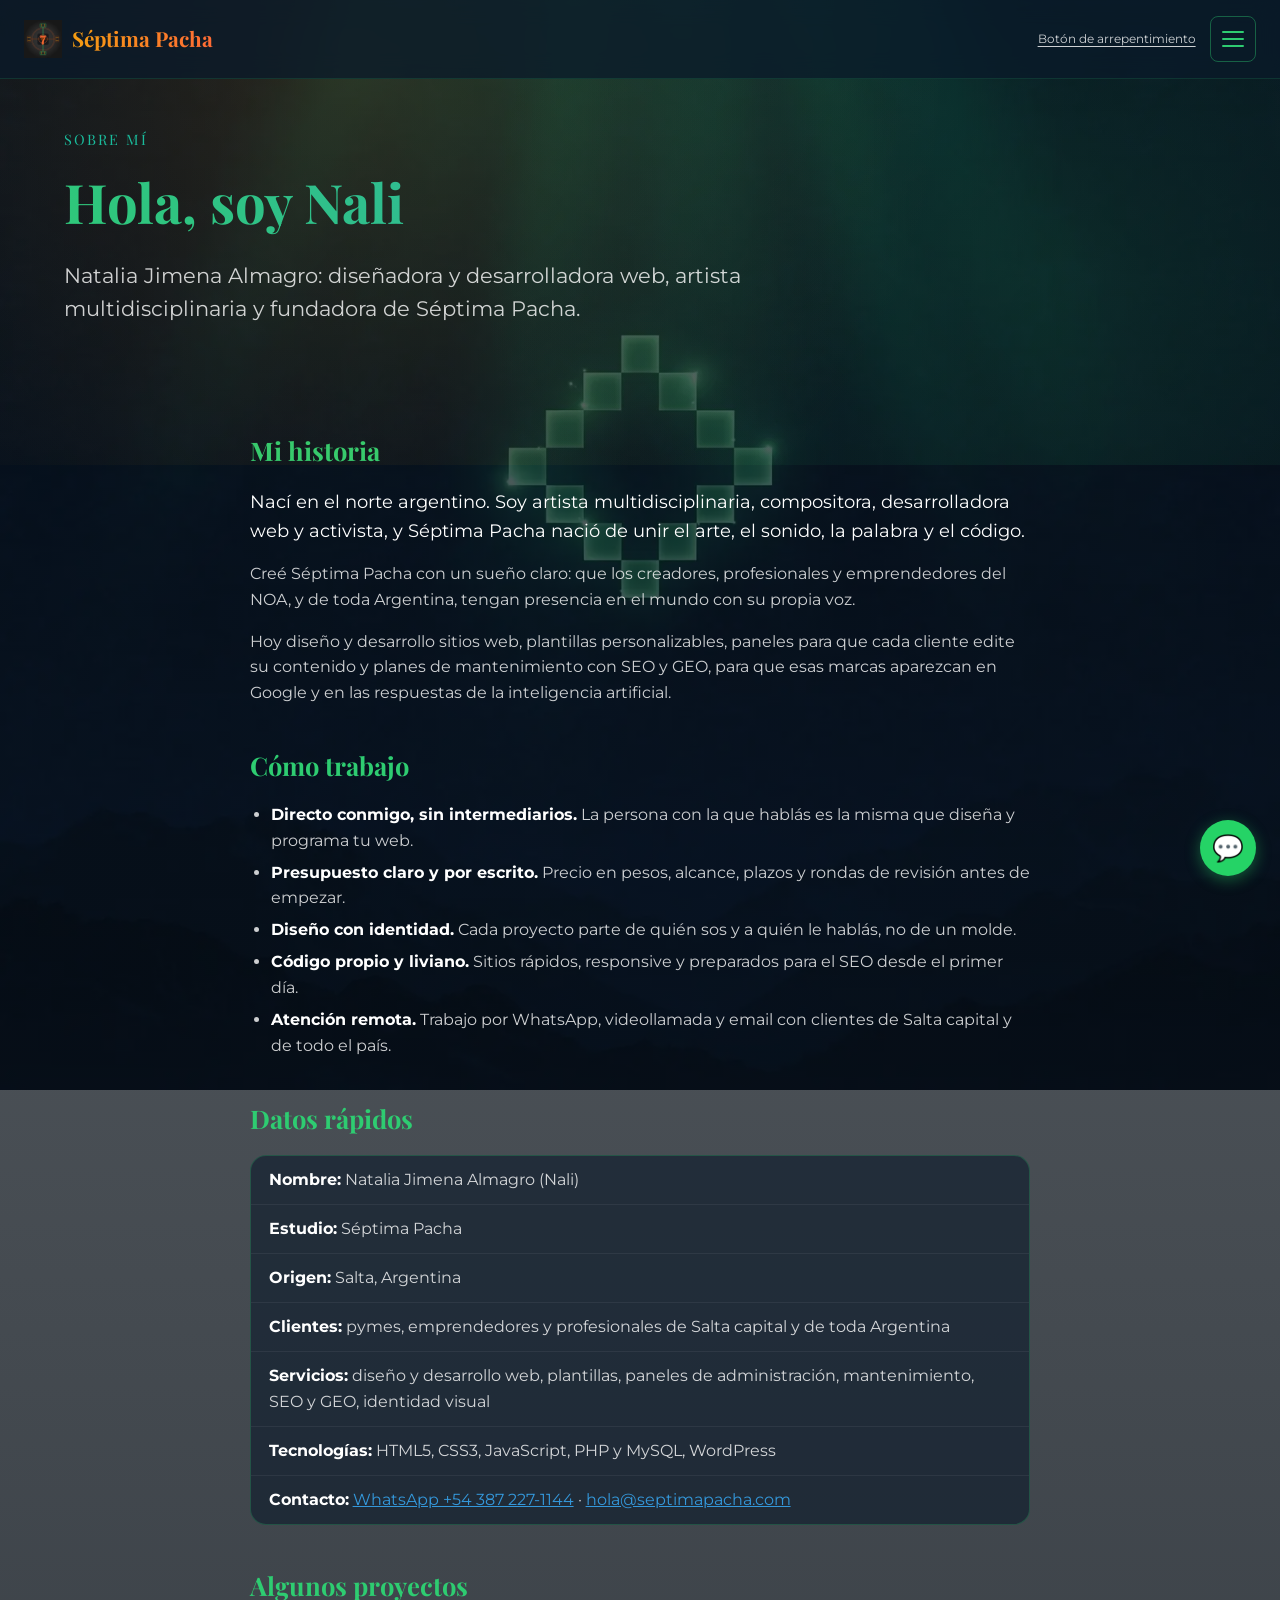
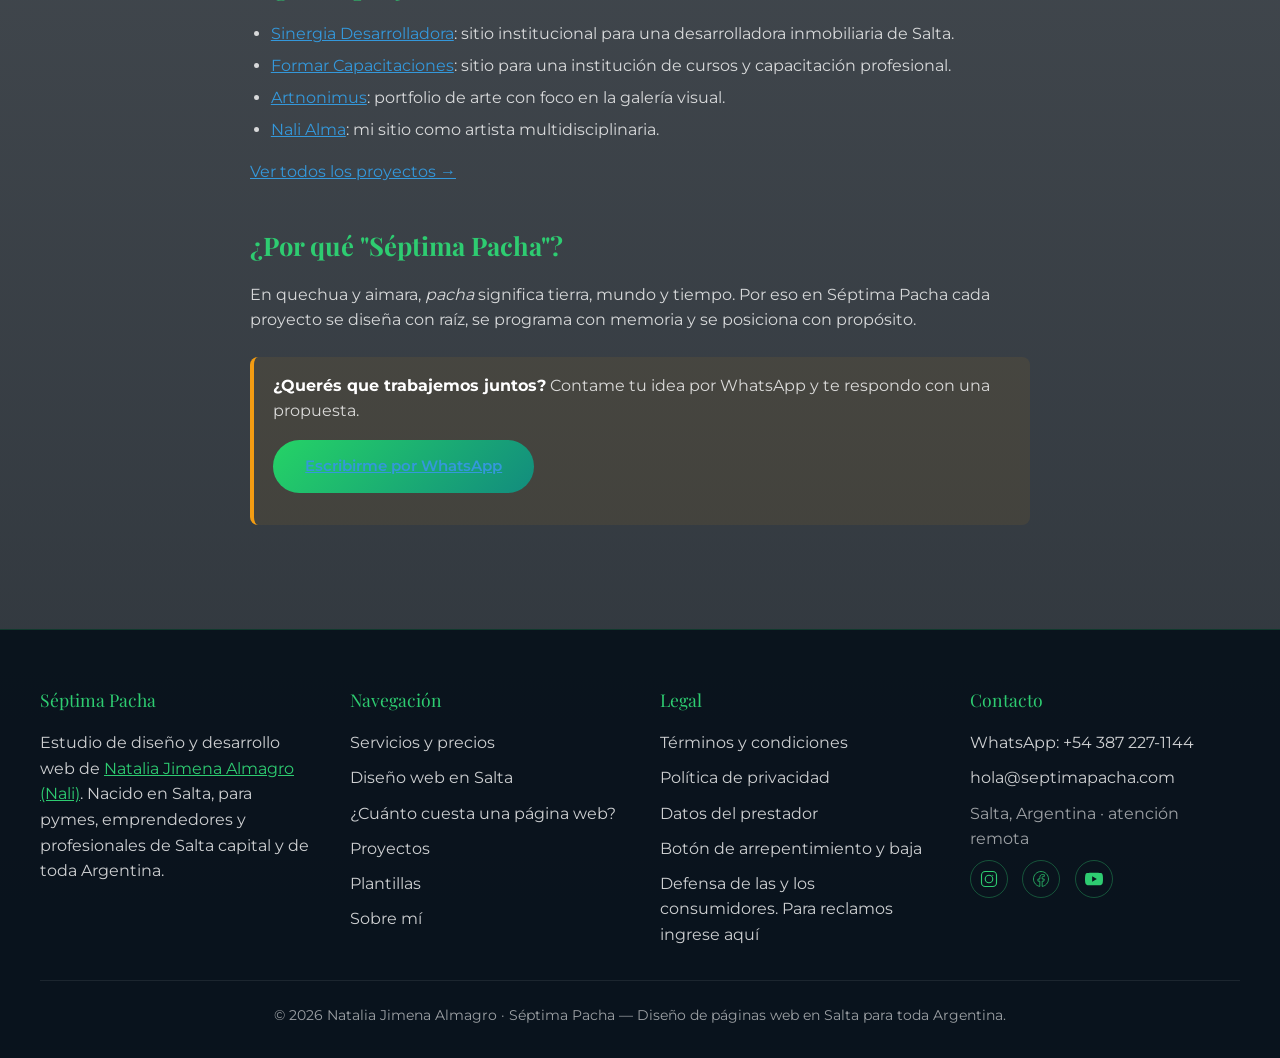
<file: sobre-mi.html>
<!DOCTYPE html>
<html lang="es-AR">
<head>
<meta charset="UTF-8">
<meta name="viewport" content="width=device-width, initial-scale=1.0">

<title>Sobre mí: Natalia Jimena Almagro, diseñadora y desarrolladora web | Séptima Pacha</title>
<meta name="description" content="Soy Natalia Jimena Almagro (Nali), diseñadora y desarrolladora web nacida en Salta. Creé Séptima Pacha para que pymes y emprendedores de Argentina tengan una web con identidad.">
<meta name="author" content="Natalia Jimena Almagro">
<meta name="robots" content="index, follow">
<link rel="canonical" href="https://septimapacha.com/sobre-mi.html">

<meta property="og:type" content="website">
<meta property="og:title" content="Sobre mí: Natalia Jimena Almagro, diseñadora y desarrolladora web | Séptima Pacha">
<meta property="og:description" content="Soy Natalia Jimena Almagro (Nali), diseñadora y desarrolladora web nacida en Salta. Creé Séptima Pacha para que pymes y emprendedores de Argentina tengan una web con identidad.">
<meta property="og:url" content="https://septimapacha.com/sobre-mi.html">
<meta property="og:site_name" content="Séptima Pacha">
<meta property="og:locale" content="es_AR">
<meta property="og:image" content="https://septimapacha.com/img/og-septima-pacha.jpg">
<meta property="og:image:width" content="1200">
<meta property="og:image:height" content="630">
<meta property="og:image:alt" content="Séptima Pacha — Diseño de páginas web en Salta para toda Argentina">
<meta name="twitter:card" content="summary_large_image">

<link rel="icon" href="favicon.ico" sizes="any">
<link rel="apple-touch-icon" href="apple-touch-icon.png">
<link rel="preload" href="fonts/montserrat-latin.woff2" as="font" type="font/woff2" crossorigin>
<link rel="preload" href="fonts/playfair-display-latin.woff2" as="font" type="font/woff2" crossorigin>
<link rel="stylesheet" href="css/style.css?v=9">

<script type="application/ld+json">
{
  "@context": "https://schema.org",
  "@graph": [
    {
      "@type": "ProfilePage",
      "@id": "https://septimapacha.com/sobre-mi.html",
      "url": "https://septimapacha.com/sobre-mi.html",
      "name": "Sobre mí: Natalia Jimena Almagro, diseñadora y desarrolladora web | Séptima Pacha",
      "inLanguage": "es-AR",
      "mainEntity": {
        "@id": "https://septimapacha.com/sobre-mi.html#natalia"
      }
    },
    {
      "@type": "Person",
      "@id": "https://septimapacha.com/sobre-mi.html#natalia",
      "name": "Natalia Jimena Almagro",
      "alternateName": [
        "Nali",
        "Nali Alma"
      ],
      "jobTitle": "Diseñadora y desarrolladora web",
      "url": "https://septimapacha.com/sobre-mi.html",
      "image": "https://septimapacha.com/img/logo-septima-pacha-512.png",
      "worksFor": {
        "@type": "ProfessionalService",
        "@id": "https://septimapacha.com/#negocio",
        "name": "Séptima Pacha",
        "url": "https://septimapacha.com/"
      },
      "knowsAbout": [
        "Desarrollo web",
        "Diseño web",
        "SEO",
        "GEO (Generative Engine Optimization)",
        "Identidad visual",
        "HTML",
        "CSS",
        "JavaScript"
      ],
      "sameAs": [
        "https://nalialma.art",
        "https://github.com/nalialma"
      ]
    }
  ]
}
</script>
</head>
<body class="page-sub">
<a class="skip-link" href="#main">Saltar al contenido principal</a>

<header class="site-header">
  <a href="index.html" class="site-logo">
    <img class="site-logo-icon" src="img/logo-septima-pacha.webp" alt="Logo Séptima Pacha" width="40" height="40">
    <span class="brand-text">Séptima Pacha</span>
  </a>
  <div class="header-actions">
    <a class="header-legal-link" href="arrepentimiento.html">Botón de arrepentimiento</a>
    <button class="nav-toggle" aria-expanded="false" aria-controls="mainNav" aria-label="Abrir menú de navegación">
      <span></span><span></span><span></span>
    </button>
  </div>
</header>

<div class="nav-backdrop"></div>
<nav class="main-nav" id="mainNav" aria-label="Navegación principal">
  <ul>
    <li><a href="index.html">Inicio</a></li>
    <li><a href="servicios.html">Servicios</a></li>
    <li><a href="servicios.html#precios">Precios</a></li>
    <li><a href="codigo-fluido.html">Proyectos</a></li>
    <li><a href="plantillas.html">Plantillas</a></li>
    <li><a href="sobre-mi.html">Sobre mí</a></li>
  </ul>
  <div class="nav-whatsapp">
    <a class="btn btn-whatsapp" href="https://wa.me/543872271144?text=Hola%2C%20quiero%20consultar%20sobre%20sus%20servicios%20de%20desarrollo%20web" target="_blank" rel="noopener">💬 WhatsApp</a>
  </div>
</nav>

<a class="whatsapp-float" href="https://wa.me/543872271144?text=Hola%2C%20quiero%20consultar%20sobre%20sus%20servicios%20de%20desarrollo%20web" target="_blank" rel="noopener" aria-label="Contactar por WhatsApp">💬</a>

<main id="main">
  <section class="hero page-hero" aria-labelledby="page-title">
    <p class="hero-eyebrow">Sobre mí</p>
    <h1 id="page-title" class="hero-title gradient-text">Hola, soy Nali</h1>
    <p class="hero-lead">Natalia Jimena Almagro: diseñadora y desarrolladora web, artista multidisciplinaria y fundadora de Séptima Pacha.</p>
  </section>

  <section class="section" aria-labelledby="historia-title">
    <div class="prose">
      <!-- Para sumar tu foto: guardala como img/natalia-almagro.webp (cuadrada, 600x600 px) y descomentá la línea siguiente. -->
      <!-- <img src="img/natalia-almagro.webp" alt="Natalia Jimena Almagro, fundadora de Séptima Pacha" width="300" height="300" loading="lazy" style="border-radius: 50%; margin: 0 auto 2rem;"> -->
      <h2 id="historia-title">Mi historia</h2>
      <p class="lead">Nací en el norte argentino. Soy artista multidisciplinaria, compositora, desarrolladora web y activista, y Séptima Pacha nació de unir el arte, el sonido, la palabra y el código.</p>
      <p>Creé Séptima Pacha con un sueño claro: que los creadores, profesionales y emprendedores del NOA, y de toda Argentina, tengan presencia en el mundo con su propia voz.</p>
      <p>Hoy diseño y desarrollo sitios web, plantillas personalizables, paneles para que cada cliente edite su contenido y planes de mantenimiento con SEO y GEO, para que esas marcas aparezcan en Google y en las respuestas de la inteligencia artificial.</p>

      <h2>Cómo trabajo</h2>
      <ul>
        <li><strong>Directo conmigo, sin intermediarios.</strong> La persona con la que hablás es la misma que diseña y programa tu web.</li>
        <li><strong>Presupuesto claro y por escrito.</strong> Precio en pesos, alcance, plazos y rondas de revisión antes de empezar.</li>
        <li><strong>Diseño con identidad.</strong> Cada proyecto parte de quién sos y a quién le hablás, no de un molde.</li>
        <li><strong>Código propio y liviano.</strong> Sitios rápidos, responsive y preparados para el SEO desde el primer día.</li>
        <li><strong>Atención remota.</strong> Trabajo por WhatsApp, videollamada y email con clientes de Salta capital y de todo el país.</li>
      </ul>

      <h2>Datos rápidos</h2>
      <ul class="fact-list">
        <li><strong>Nombre:</strong> Natalia Jimena Almagro (Nali)</li>
        <li><strong>Estudio:</strong> Séptima Pacha</li>
        <li><strong>Origen:</strong> Salta, Argentina</li>
        <li><strong>Clientes:</strong> pymes, emprendedores y profesionales de Salta capital y de toda Argentina</li>
        <li><strong>Servicios:</strong> diseño y desarrollo web, plantillas, paneles de administración, mantenimiento, SEO y GEO, identidad visual</li>
        <li><strong>Tecnologías:</strong> HTML5, CSS3, JavaScript, PHP y MySQL, WordPress</li>
        <li><strong>Contacto:</strong> <a href="https://wa.me/543872271144" target="_blank" rel="noopener">WhatsApp +54 387 227-1144</a> · <a href="mailto:hola@septimapacha.com">hola@septimapacha.com</a></li>
      </ul>

      <h2>Algunos proyectos</h2>
      <ul>
        <li><a href="https://sinergiadesarrolladora.com/" target="_blank" rel="noopener">Sinergia Desarrolladora</a>: sitio institucional para una desarrolladora inmobiliaria de Salta.</li>
        <li><a href="https://formarcapacitaciones.com/" target="_blank" rel="noopener">Formar Capacitaciones</a>: sitio para una institución de cursos y capacitación profesional.</li>
        <li><a href="https://artnonimus.art" target="_blank" rel="noopener">Artnonimus</a>: portfolio de arte con foco en la galería visual.</li>
        <li><a href="https://nalialma.art" target="_blank" rel="noopener">Nali Alma</a>: mi sitio como artista multidisciplinaria.</li>
      </ul>
      <p><a href="codigo-fluido.html">Ver todos los proyectos →</a></p>

      <h2>¿Por qué "Séptima Pacha"?</h2>
      <p>En quechua y aimara, <em>pacha</em> significa tierra, mundo y tiempo. Por eso en Séptima Pacha cada proyecto se diseña con raíz, se programa con memoria y se posiciona con propósito.</p>

      <div class="callout">
        <p><strong>¿Querés que trabajemos juntos?</strong> Contame tu idea por WhatsApp y te respondo con una propuesta.</p>
        <p><a class="btn btn-whatsapp" href="https://wa.me/543872271144?text=Hola%20Nali%2C%20quiero%20consultarte%20por%20una%20p%C3%A1gina%20web" target="_blank" rel="noopener">Escribirme por WhatsApp</a></p>
      </div>
    </div>
  </section>
</main>

<footer class="site-footer">
  <div class="footer-grid">
    <div>
      <p class="footer-heading">Séptima Pacha</p>
      <p class="card-text">Estudio de diseño y desarrollo web de <a href="sobre-mi.html">Natalia Jimena Almagro (Nali)</a>. Nacido en Salta, para pymes, emprendedores y profesionales de Salta capital y de toda Argentina.</p>
    </div>
    <div>
      <p class="footer-heading">Navegación</p>
      <ul class="footer-links">
        <li><a href="servicios.html#precios">Servicios y precios</a></li>
        <li><a href="diseno-web-salta.html">Diseño web en Salta</a></li>
        <li><a href="cuanto-cuesta-una-pagina-web.html">¿Cuánto cuesta una página web?</a></li>
        <li><a href="codigo-fluido.html">Proyectos</a></li>
        <li><a href="plantillas.html">Plantillas</a></li>
        <li><a href="sobre-mi.html">Sobre mí</a></li>
      </ul>
    </div>
    <div>
      <p class="footer-heading">Legal</p>
      <ul class="footer-links">
        <li><a href="terminos.html">Términos y condiciones</a></li>
        <li><a href="privacidad.html">Política de privacidad</a></li>
        <li><a href="terminos.html#prestador">Datos del prestador</a></li>
        <li><a href="arrepentimiento.html">Botón de arrepentimiento y baja</a></li>
        <li><a href="https://www.argentina.gob.ar/produccion/defensadelconsumidor/formulario" target="_blank" rel="noopener">Defensa de las y los consumidores. Para reclamos ingrese aquí</a></li>
      </ul>
    </div>
    <div>
      <p class="footer-heading">Contacto</p>
      <ul class="footer-links">
        <li><a href="https://wa.me/543872271144" target="_blank" rel="noopener">WhatsApp: +54 387 227-1144</a></li>
        <li><a href="mailto:hola@septimapacha.com">hola@septimapacha.com</a></li>
        <li>Salta, Argentina · atención remota</li>
      </ul>
      <div class="footer-social">
        <a href="https://www.instagram.com/septimapacha/" target="_blank" rel="noopener" aria-label="Instagram de Séptima Pacha"><svg viewBox="0 0 24 24" aria-hidden="true"><rect x="2" y="2" width="20" height="20" rx="5" fill="none" stroke="#2ECC71" stroke-width="1.5"/><circle cx="12" cy="12" r="5" fill="none" stroke="#2ECC71" stroke-width="1.5"/><circle cx="17" cy="7" r="0.8"/></svg></a>
        <a href="https://www.facebook.com/profile.php?id=61579308766458" target="_blank" rel="noopener" aria-label="Facebook de Séptima Pacha"><svg viewBox="0 0 24 24" aria-hidden="true"><path d="M12 2C6.48 2 2 6.48 2 12c0 5 3.64 9.12 8.44 9.88v-7h-2.54V12h2.54V9.85c0-2.52 1.5-3.9 3.75-3.9 1.09 0 2.23.19 2.23.19v2.45h-1.26c-1.24 0-1.62.77-1.62 1.56V12h2.77l-.44 2.88h-2.33v7c4.8-.76 8.44-4.88 8.44-9.88C22 6.48 17.52 2 12 2z" fill="none" stroke="#2ECC71" stroke-width="1"/></svg></a>
        <a href="https://www.youtube.com/@septima.pacha" target="_blank" rel="noopener" aria-label="YouTube de Séptima Pacha"><svg viewBox="0 0 24 24" aria-hidden="true"><path d="M23.498 6.186a3.016 3.016 0 0 0-2.122-2.136C19.505 3.545 12 3.545 12 3.545s-7.505 0-9.377.505A3.017 3.017 0 0 0 .502 6.186C0 8.07 0 12 0 12s0 3.93.502 5.814a3.016 3.016 0 0 0 2.122 2.136c1.871.505 9.376.505 9.376.505s7.505 0 9.377-.505a3.015 3.015 0 0 0 2.122-2.136C24 15.93 24 12 24 12s0-3.93-.502-5.814zM9.545 15.568V8.432L15.818 12l-6.273 3.568z"/></svg></a>
      </div>
    </div>
  </div>
  <p class="footer-bottom">© 2026 Natalia Jimena Almagro · Séptima Pacha — Diseño de páginas web en Salta para toda Argentina.</p>
</footer>

<script src="js/main.js?v=9"></script>
</body>
</html>
</file>
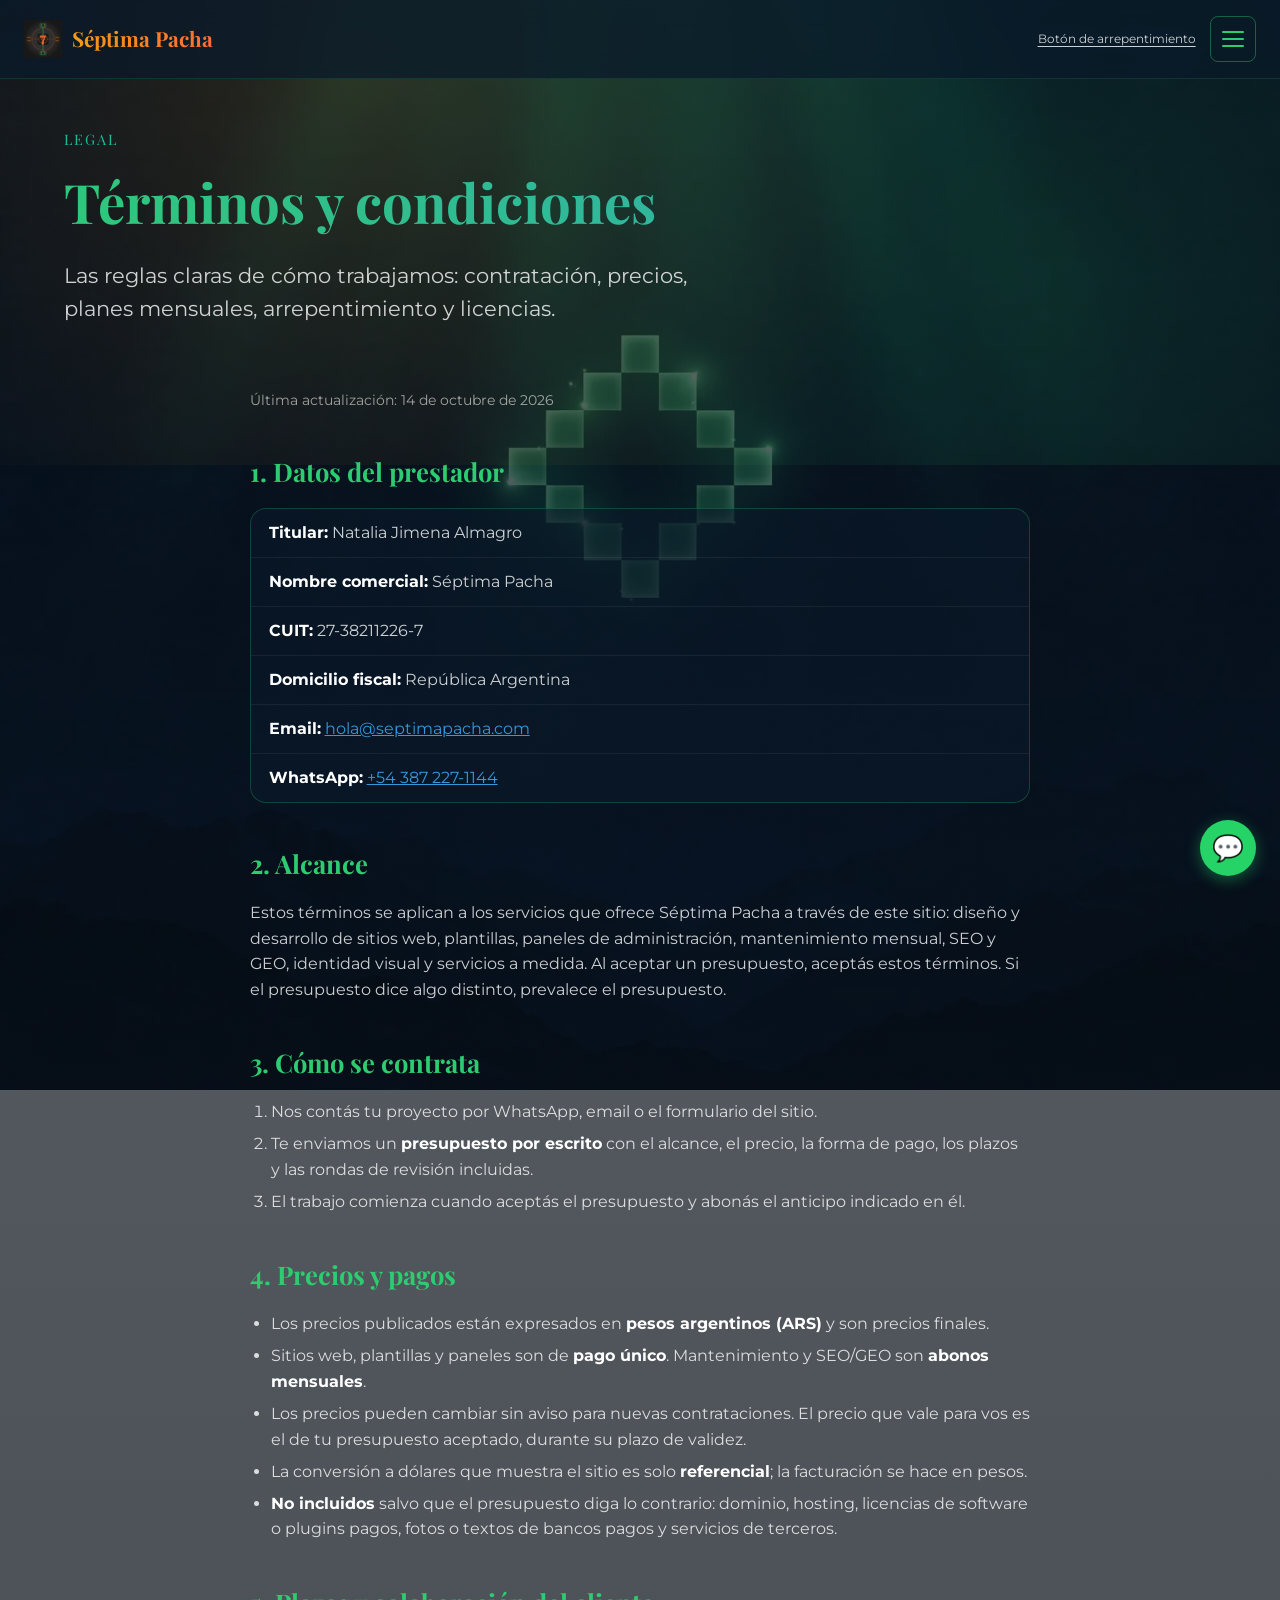
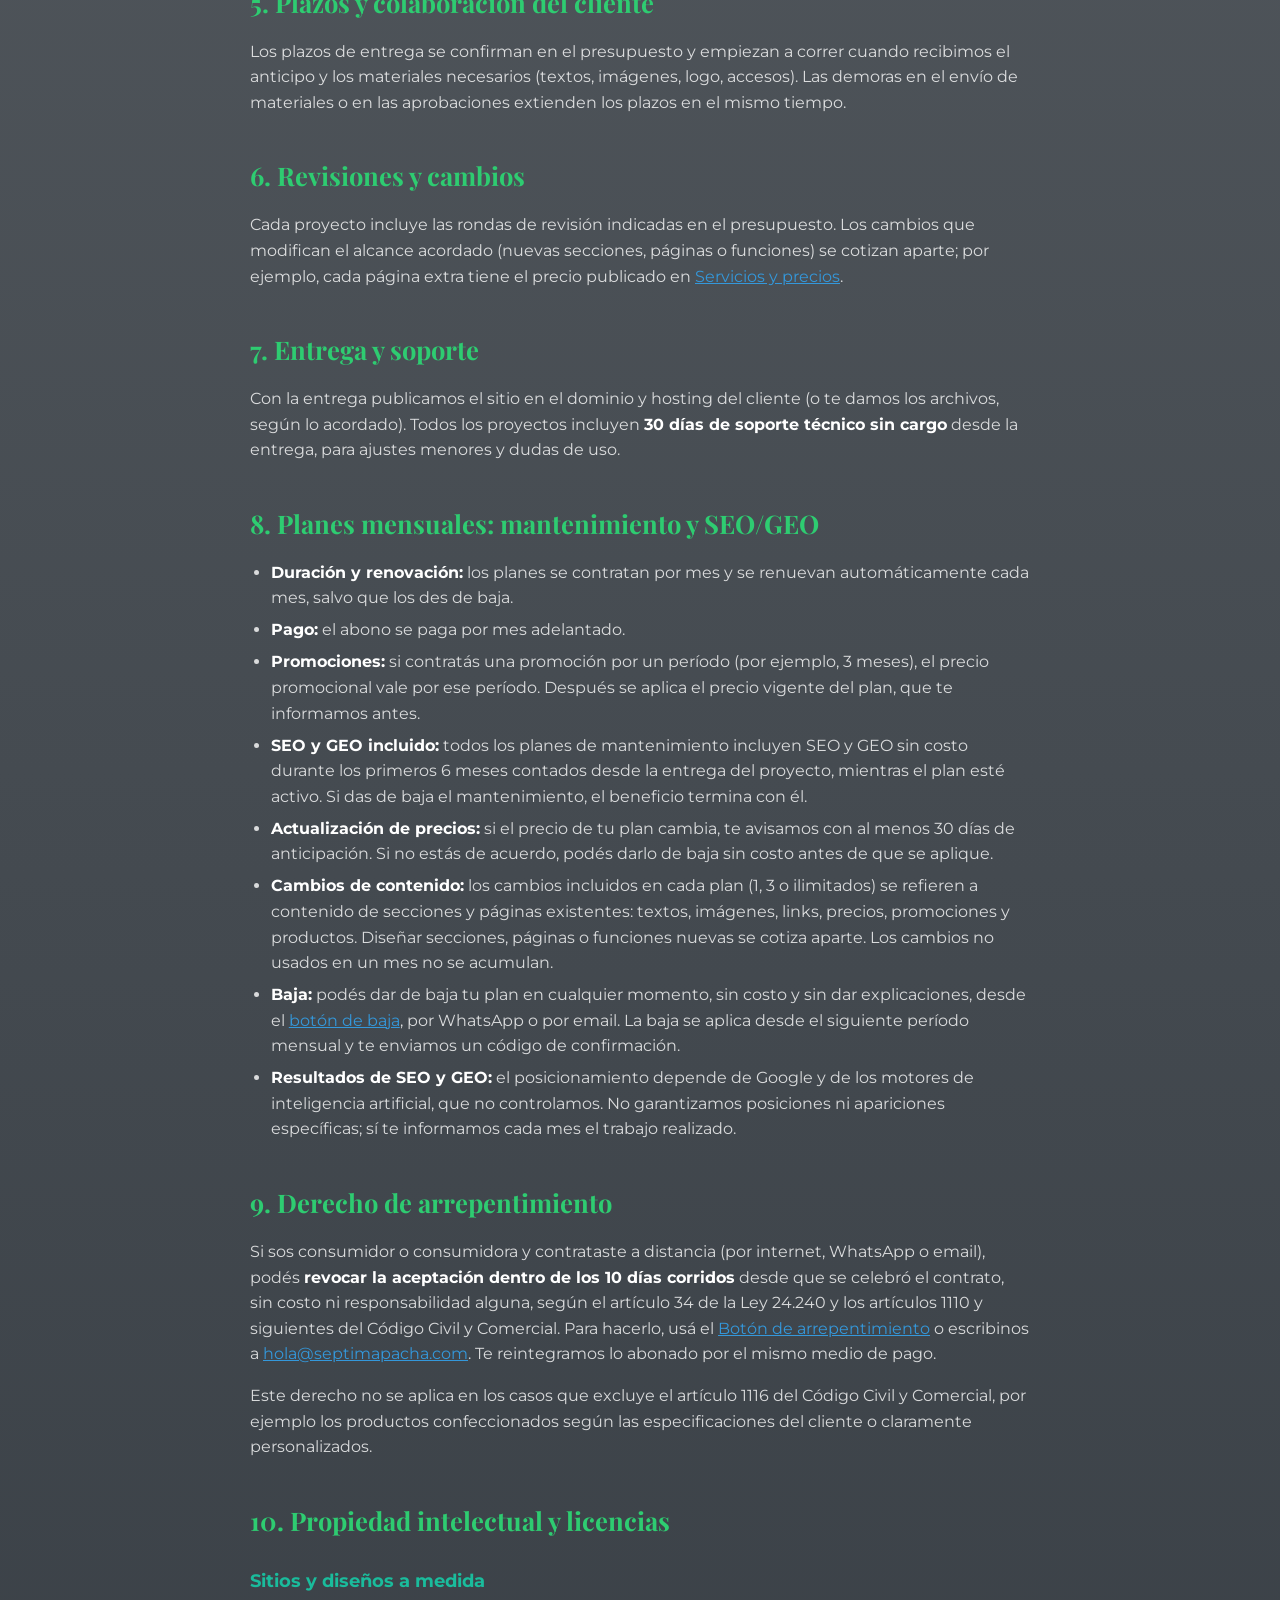
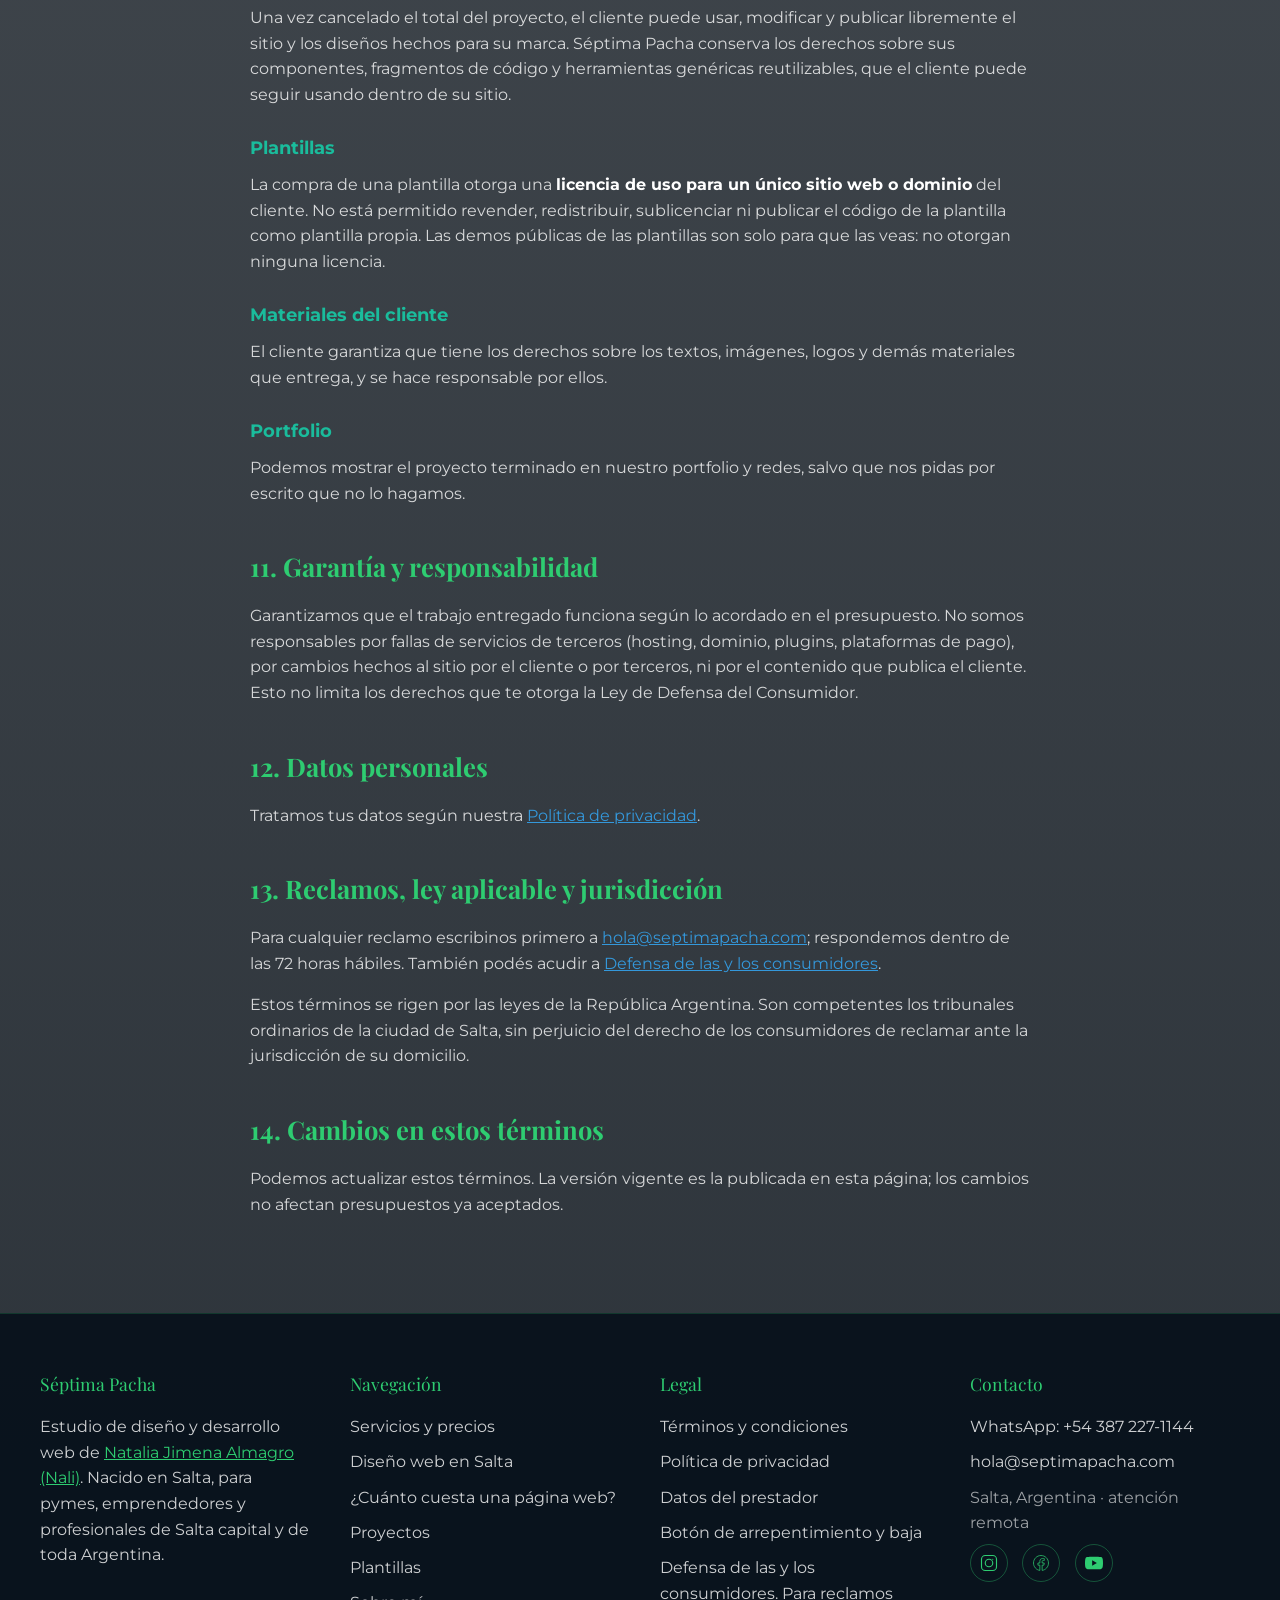
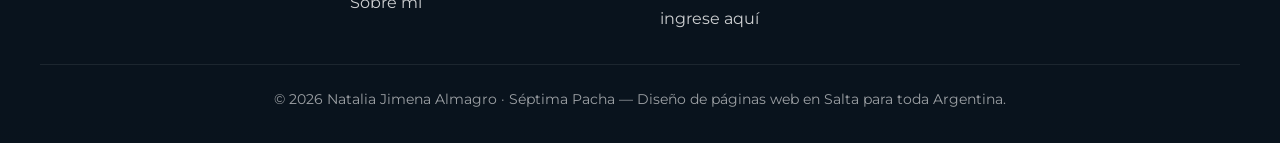
<file: terminos.html>
<!DOCTYPE html>
<html lang="es-AR">
<head>
<meta charset="UTF-8">
<meta name="viewport" content="width=device-width, initial-scale=1.0">

<title>Términos y condiciones | Séptima Pacha</title>
<meta name="description" content="Términos y condiciones de Séptima Pacha: datos del prestador, contratación, precios, planes mensuales, derecho de arrepentimiento y licencias de plantillas.">
<meta name="author" content="Natalia Jimena Almagro">
<meta name="robots" content="index, follow">
<link rel="canonical" href="https://septimapacha.com/terminos.html">

<meta property="og:type" content="website">
<meta property="og:title" content="Términos y condiciones | Séptima Pacha">
<meta property="og:description" content="Términos y condiciones de Séptima Pacha: datos del prestador, contratación, precios, planes mensuales, derecho de arrepentimiento y licencias de plantillas.">
<meta property="og:url" content="https://septimapacha.com/terminos.html">
<meta property="og:site_name" content="Séptima Pacha">
<meta property="og:locale" content="es_AR">
<meta property="og:image" content="https://septimapacha.com/img/og-septima-pacha.jpg">
<meta property="og:image:width" content="1200">
<meta property="og:image:height" content="630">
<meta property="og:image:alt" content="Séptima Pacha — Diseño de páginas web en Salta para toda Argentina">
<meta name="twitter:card" content="summary_large_image">

<link rel="icon" href="favicon.ico" sizes="any">
<link rel="apple-touch-icon" href="apple-touch-icon.png">
<link rel="preload" href="fonts/montserrat-latin.woff2" as="font" type="font/woff2" crossorigin>
<link rel="preload" href="fonts/playfair-display-latin.woff2" as="font" type="font/woff2" crossorigin>
<link rel="stylesheet" href="css/style.css?v=9">
</head>
<body class="page-sub">
<a class="skip-link" href="#main">Saltar al contenido principal</a>

<header class="site-header">
  <a href="index.html" class="site-logo">
    <img class="site-logo-icon" src="img/logo-septima-pacha.webp" alt="Logo Séptima Pacha" width="40" height="40">
    <span class="brand-text">Séptima Pacha</span>
  </a>
  <div class="header-actions">
    <a class="header-legal-link" href="arrepentimiento.html">Botón de arrepentimiento</a>
    <button class="nav-toggle" aria-expanded="false" aria-controls="mainNav" aria-label="Abrir menú de navegación">
      <span></span><span></span><span></span>
    </button>
  </div>
</header>

<div class="nav-backdrop"></div>
<nav class="main-nav" id="mainNav" aria-label="Navegación principal">
  <ul>
    <li><a href="index.html">Inicio</a></li>
    <li><a href="servicios.html">Servicios</a></li>
    <li><a href="servicios.html#precios">Precios</a></li>
    <li><a href="codigo-fluido.html">Proyectos</a></li>
    <li><a href="plantillas.html">Plantillas</a></li>
    <li><a href="sobre-mi.html">Sobre mí</a></li>
  </ul>
  <div class="nav-whatsapp">
    <a class="btn btn-whatsapp" href="https://wa.me/543872271144?text=Hola%2C%20quiero%20consultar%20sobre%20sus%20servicios%20de%20desarrollo%20web" target="_blank" rel="noopener">💬 WhatsApp</a>
  </div>
</nav>

<a class="whatsapp-float" href="https://wa.me/543872271144?text=Hola%2C%20quiero%20consultar%20sobre%20sus%20servicios%20de%20desarrollo%20web" target="_blank" rel="noopener" aria-label="Contactar por WhatsApp">💬</a>

<main id="main">
  <section class="hero page-hero" aria-labelledby="page-title">
    <p class="hero-eyebrow">Legal</p>
    <h1 id="page-title" class="hero-title gradient-text">Términos y condiciones</h1>
    <p class="hero-lead">Las reglas claras de cómo trabajamos: contratación, precios, planes mensuales, arrepentimiento y licencias.</p>
  </section>

  <section class="section">
    <div class="prose">
      <p class="updated">Última actualización: 14 de octubre de 2026</p>

      <h2 id="prestador">1. Datos del prestador</h2>
      <ul class="fact-list">
        <li><strong>Titular:</strong> Natalia Jimena Almagro</li>
        <li><strong>Nombre comercial:</strong> Séptima Pacha</li>
        <li><strong>CUIT:</strong> 27-38211226-7</li>
        <!-- Condición fiscal: agregar acá cuando la confirmes en la constancia de inscripción de ARCA (ej.: Monotributo). -->
        <li><strong>Domicilio fiscal:</strong> República Argentina</li>
        <li><strong>Email:</strong> <a href="mailto:hola@septimapacha.com">hola@septimapacha.com</a></li>
        <li><strong>WhatsApp:</strong> <a href="https://wa.me/543872271144" target="_blank" rel="noopener">+54 387 227-1144</a></li>
      </ul>
      <!-- Data Fiscal (ARCA): pegá acá el código del formulario 960/D "Data Fiscal" que genera ARCA para tu CUIT. -->

      <h2>2. Alcance</h2>
      <p>Estos términos se aplican a los servicios que ofrece Séptima Pacha a través de este sitio: diseño y desarrollo de sitios web, plantillas, paneles de administración, mantenimiento mensual, SEO y GEO, identidad visual y servicios a medida. Al aceptar un presupuesto, aceptás estos términos. Si el presupuesto dice algo distinto, prevalece el presupuesto.</p>

      <h2>3. Cómo se contrata</h2>
      <ol>
        <li>Nos contás tu proyecto por WhatsApp, email o el formulario del sitio.</li>
        <li>Te enviamos un <strong>presupuesto por escrito</strong> con el alcance, el precio, la forma de pago, los plazos y las rondas de revisión incluidas.</li>
        <li>El trabajo comienza cuando aceptás el presupuesto y abonás el anticipo indicado en él.</li>
      </ol>

      <h2>4. Precios y pagos</h2>
      <ul>
        <li>Los precios publicados están expresados en <strong>pesos argentinos (ARS)</strong> y son precios finales.</li>
        <li>Sitios web, plantillas y paneles son de <strong>pago único</strong>. Mantenimiento y SEO/GEO son <strong>abonos mensuales</strong>.</li>
        <li>Los precios pueden cambiar sin aviso para nuevas contrataciones. El precio que vale para vos es el de tu presupuesto aceptado, durante su plazo de validez.</li>
        <li>La conversión a dólares que muestra el sitio es solo <strong>referencial</strong>; la facturación se hace en pesos.</li>
        <li><strong>No incluidos</strong> salvo que el presupuesto diga lo contrario: dominio, hosting, licencias de software o plugins pagos, fotos o textos de bancos pagos y servicios de terceros.</li>
      </ul>

      <h2>5. Plazos y colaboración del cliente</h2>
      <p>Los plazos de entrega se confirman en el presupuesto y empiezan a correr cuando recibimos el anticipo y los materiales necesarios (textos, imágenes, logo, accesos). Las demoras en el envío de materiales o en las aprobaciones extienden los plazos en el mismo tiempo.</p>

      <h2>6. Revisiones y cambios</h2>
      <p>Cada proyecto incluye las rondas de revisión indicadas en el presupuesto. Los cambios que modifican el alcance acordado (nuevas secciones, páginas o funciones) se cotizan aparte; por ejemplo, cada página extra tiene el precio publicado en <a href="servicios.html#sitios-web">Servicios y precios</a>.</p>

      <h2>7. Entrega y soporte</h2>
      <p>Con la entrega publicamos el sitio en el dominio y hosting del cliente (o te damos los archivos, según lo acordado). Todos los proyectos incluyen <strong>30 días de soporte técnico sin cargo</strong> desde la entrega, para ajustes menores y dudas de uso.</p>

      <h2 id="planes-mensuales">8. Planes mensuales: mantenimiento y SEO/GEO</h2>
      <ul>
        <li><strong>Duración y renovación:</strong> los planes se contratan por mes y se renuevan automáticamente cada mes, salvo que los des de baja.</li>
        <li><strong>Pago:</strong> el abono se paga por mes adelantado.</li>
        <li><strong>Promociones:</strong> si contratás una promoción por un período (por ejemplo, 3 meses), el precio promocional vale por ese período. Después se aplica el precio vigente del plan, que te informamos antes.</li>
        <li><strong>SEO y GEO incluido:</strong> todos los planes de mantenimiento incluyen SEO y GEO sin costo durante los primeros 6 meses contados desde la entrega del proyecto, mientras el plan esté activo. Si das de baja el mantenimiento, el beneficio termina con él.</li>
        <li><strong>Actualización de precios:</strong> si el precio de tu plan cambia, te avisamos con al menos 30 días de anticipación. Si no estás de acuerdo, podés darlo de baja sin costo antes de que se aplique.</li>
        <li><strong>Cambios de contenido:</strong> los cambios incluidos en cada plan (1, 3 o ilimitados) se refieren a contenido de secciones y páginas existentes: textos, imágenes, links, precios, promociones y productos. Diseñar secciones, páginas o funciones nuevas se cotiza aparte. Los cambios no usados en un mes no se acumulan.</li>
        <li><strong>Baja:</strong> podés dar de baja tu plan en cualquier momento, sin costo y sin dar explicaciones, desde el <a href="arrepentimiento.html#baja">botón de baja</a>, por WhatsApp o por email. La baja se aplica desde el siguiente período mensual y te enviamos un código de confirmación.</li>
        <li><strong>Resultados de SEO y GEO:</strong> el posicionamiento depende de Google y de los motores de inteligencia artificial, que no controlamos. No garantizamos posiciones ni apariciones específicas; sí te informamos cada mes el trabajo realizado.</li>
      </ul>

      <h2 id="arrepentimiento">9. Derecho de arrepentimiento</h2>
      <p>Si sos consumidor o consumidora y contrataste a distancia (por internet, WhatsApp o email), podés <strong>revocar la aceptación dentro de los 10 días corridos</strong> desde que se celebró el contrato, sin costo ni responsabilidad alguna, según el artículo 34 de la Ley 24.240 y los artículos 1110 y siguientes del Código Civil y Comercial. Para hacerlo, usá el <a href="arrepentimiento.html">Botón de arrepentimiento</a> o escribinos a <a href="mailto:hola@septimapacha.com">hola@septimapacha.com</a>. Te reintegramos lo abonado por el mismo medio de pago.</p>
      <p>Este derecho no se aplica en los casos que excluye el artículo 1116 del Código Civil y Comercial, por ejemplo los productos confeccionados según las especificaciones del cliente o claramente personalizados.</p>

      <h2 id="licencias">10. Propiedad intelectual y licencias</h2>
      <h3>Sitios y diseños a medida</h3>
      <p>Una vez cancelado el total del proyecto, el cliente puede usar, modificar y publicar libremente el sitio y los diseños hechos para su marca. Séptima Pacha conserva los derechos sobre sus componentes, fragmentos de código y herramientas genéricas reutilizables, que el cliente puede seguir usando dentro de su sitio.</p>
      <h3>Plantillas</h3>
      <p>La compra de una plantilla otorga una <strong>licencia de uso para un único sitio web o dominio</strong> del cliente. No está permitido revender, redistribuir, sublicenciar ni publicar el código de la plantilla como plantilla propia. Las demos públicas de las plantillas son solo para que las veas: no otorgan ninguna licencia.</p>
      <h3>Materiales del cliente</h3>
      <p>El cliente garantiza que tiene los derechos sobre los textos, imágenes, logos y demás materiales que entrega, y se hace responsable por ellos.</p>
      <h3>Portfolio</h3>
      <p>Podemos mostrar el proyecto terminado en nuestro portfolio y redes, salvo que nos pidas por escrito que no lo hagamos.</p>

      <h2>11. Garantía y responsabilidad</h2>
      <p>Garantizamos que el trabajo entregado funciona según lo acordado en el presupuesto. No somos responsables por fallas de servicios de terceros (hosting, dominio, plugins, plataformas de pago), por cambios hechos al sitio por el cliente o por terceros, ni por el contenido que publica el cliente. Esto no limita los derechos que te otorga la Ley de Defensa del Consumidor.</p>

      <h2>12. Datos personales</h2>
      <p>Tratamos tus datos según nuestra <a href="privacidad.html">Política de privacidad</a>.</p>

      <h2>13. Reclamos, ley aplicable y jurisdicción</h2>
      <p>Para cualquier reclamo escribinos primero a <a href="mailto:hola@septimapacha.com">hola@septimapacha.com</a>; respondemos dentro de las 72 horas hábiles. También podés acudir a <a href="https://www.argentina.gob.ar/produccion/defensadelconsumidor/formulario" target="_blank" rel="noopener">Defensa de las y los consumidores</a>.</p>
      <p>Estos términos se rigen por las leyes de la República Argentina. Son competentes los tribunales ordinarios de la ciudad de Salta, sin perjuicio del derecho de los consumidores de reclamar ante la jurisdicción de su domicilio.</p>

      <h2>14. Cambios en estos términos</h2>
      <p>Podemos actualizar estos términos. La versión vigente es la publicada en esta página; los cambios no afectan presupuestos ya aceptados.</p>
    </div>
  </section>
</main>

<footer class="site-footer">
  <div class="footer-grid">
    <div>
      <p class="footer-heading">Séptima Pacha</p>
      <p class="card-text">Estudio de diseño y desarrollo web de <a href="sobre-mi.html">Natalia Jimena Almagro (Nali)</a>. Nacido en Salta, para pymes, emprendedores y profesionales de Salta capital y de toda Argentina.</p>
    </div>
    <div>
      <p class="footer-heading">Navegación</p>
      <ul class="footer-links">
        <li><a href="servicios.html#precios">Servicios y precios</a></li>
        <li><a href="diseno-web-salta.html">Diseño web en Salta</a></li>
        <li><a href="cuanto-cuesta-una-pagina-web.html">¿Cuánto cuesta una página web?</a></li>
        <li><a href="codigo-fluido.html">Proyectos</a></li>
        <li><a href="plantillas.html">Plantillas</a></li>
        <li><a href="sobre-mi.html">Sobre mí</a></li>
      </ul>
    </div>
    <div>
      <p class="footer-heading">Legal</p>
      <ul class="footer-links">
        <li><a href="terminos.html">Términos y condiciones</a></li>
        <li><a href="privacidad.html">Política de privacidad</a></li>
        <li><a href="terminos.html#prestador">Datos del prestador</a></li>
        <li><a href="arrepentimiento.html">Botón de arrepentimiento y baja</a></li>
        <li><a href="https://www.argentina.gob.ar/produccion/defensadelconsumidor/formulario" target="_blank" rel="noopener">Defensa de las y los consumidores. Para reclamos ingrese aquí</a></li>
      </ul>
    </div>
    <div>
      <p class="footer-heading">Contacto</p>
      <ul class="footer-links">
        <li><a href="https://wa.me/543872271144" target="_blank" rel="noopener">WhatsApp: +54 387 227-1144</a></li>
        <li><a href="mailto:hola@septimapacha.com">hola@septimapacha.com</a></li>
        <li>Salta, Argentina · atención remota</li>
      </ul>
      <div class="footer-social">
        <a href="https://www.instagram.com/septimapacha/" target="_blank" rel="noopener" aria-label="Instagram de Séptima Pacha"><svg viewBox="0 0 24 24" aria-hidden="true"><rect x="2" y="2" width="20" height="20" rx="5" fill="none" stroke="#2ECC71" stroke-width="1.5"/><circle cx="12" cy="12" r="5" fill="none" stroke="#2ECC71" stroke-width="1.5"/><circle cx="17" cy="7" r="0.8"/></svg></a>
        <a href="https://www.facebook.com/profile.php?id=61579308766458" target="_blank" rel="noopener" aria-label="Facebook de Séptima Pacha"><svg viewBox="0 0 24 24" aria-hidden="true"><path d="M12 2C6.48 2 2 6.48 2 12c0 5 3.64 9.12 8.44 9.88v-7h-2.54V12h2.54V9.85c0-2.52 1.5-3.9 3.75-3.9 1.09 0 2.23.19 2.23.19v2.45h-1.26c-1.24 0-1.62.77-1.62 1.56V12h2.77l-.44 2.88h-2.33v7c4.8-.76 8.44-4.88 8.44-9.88C22 6.48 17.52 2 12 2z" fill="none" stroke="#2ECC71" stroke-width="1"/></svg></a>
        <a href="https://www.youtube.com/@septima.pacha" target="_blank" rel="noopener" aria-label="YouTube de Séptima Pacha"><svg viewBox="0 0 24 24" aria-hidden="true"><path d="M23.498 6.186a3.016 3.016 0 0 0-2.122-2.136C19.505 3.545 12 3.545 12 3.545s-7.505 0-9.377.505A3.017 3.017 0 0 0 .502 6.186C0 8.07 0 12 0 12s0 3.93.502 5.814a3.016 3.016 0 0 0 2.122 2.136c1.871.505 9.376.505 9.376.505s7.505 0 9.377-.505a3.015 3.015 0 0 0 2.122-2.136C24 15.93 24 12 24 12s0-3.93-.502-5.814zM9.545 15.568V8.432L15.818 12l-6.273 3.568z"/></svg></a>
      </div>
    </div>
  </div>
  <p class="footer-bottom">© 2026 Natalia Jimena Almagro · Séptima Pacha — Diseño de páginas web en Salta para toda Argentina.</p>
</footer>

<script src="js/main.js?v=9"></script>
</body>
</html>
</file>
<file: css/style.css>
/* =========================================================
   SÉPTIMA PACHA CO. — HOJA DE ESTILOS COMPARTIDA
   Variables + componentes reutilizados por index.html,
   servicios.html, codigo-fluido.html y plantillas.html.
   ========================================================= */

/* ---------- Tipografías alojadas en el propio sitio (sin Google Fonts) ---------- */
@font-face {
  font-family: 'Playfair Display';
  font-style: normal;
  font-weight: 400 900;
  font-display: swap;
  src: url('../fonts/playfair-display-latin.woff2') format('woff2');
}
@font-face {
  font-family: 'Montserrat';
  font-style: normal;
  font-weight: 100 900;
  font-display: swap;
  src: url('../fonts/montserrat-latin.woff2') format('woff2');
}

/* ---------- Reset ---------- */
*, *::before, *::after { margin: 0; padding: 0; box-sizing: border-box; }
html { scroll-behavior: smooth; }
/* El menú lateral se posiciona fuera de pantalla con right:-100%; esto evita
   que ese desplazamiento genere una barra de scroll horizontal fantasma. */
html, body { overflow-x: hidden; max-width: 100%; }
img { max-width: 100%; display: block; }
button { font-family: inherit; }

/* ---------- Variables globales ---------- */
:root {
  /* Tipografía */
  --font-heading: 'Playfair Display', serif;
  --font-body: 'Montserrat', sans-serif;

  /* Paleta base (fondo oscuro compartido) */
  --bg-dark-1: #0a1a2a;
  --bg-dark-2: #1a2a3a;
  --bg-dark-3: #0a2a1a;
  --text-light: #ffffff;
  --text-muted: rgba(255, 255, 255, 0.8);
  --text-faint: rgba(255, 255, 255, 0.6);

  /* Tema "Código Fluido" (agua) — servicios, plantillas, proyectos */
  --fluido-primary: #2ECC71;
  --fluido-secondary: #3498DB;
  --fluido-accent: #1ABC9C;
  --fluido-price: #F39C12;
  --fluido-bg: linear-gradient(135deg, var(--bg-dark-1) 0%, var(--bg-dark-2) 50%, var(--bg-dark-3) 100%);

  /* Tema "Séptima Pacha" (elementos ancestrales) — home */
  --pacha-tierra: #8B4513;
  --pacha-fuego: #FF6B35;
  --pacha-aire: #4A90E2;
  --pacha-agua: #2ECC71;
  --pacha-oro: #F39C12;
  --pacha-bg: linear-gradient(135deg, #1a1a1a 0%, #2d2d2d 100%);

  /* Utilidad */
  --whatsapp: #25D366;
  --whatsapp-dark: #128C7E;
  --radius-sm: 8px;
  --radius-md: 16px;
  --radius-lg: 20px;
  --radius-pill: 50px;
  --shadow-glow: 0 10px 30px rgba(46, 204, 113, 0.25);
  --transition: all 0.3s ease;
  --max-width: 1200px;
}

body {
  font-family: var(--font-body);
  background: var(--fluido-bg);
  color: var(--text-light);
  line-height: 1.6;
  overflow-x: hidden;
}

body.theme-pacha { background: var(--pacha-bg); }

/* Fondos de marca por tipo de página */
body.page-home {
  background:
    linear-gradient(180deg, rgba(6, 14, 22, 0.6), rgba(6, 14, 22, 0.82)),
    url('../img/fondo2.webp') center/cover no-repeat fixed;
}
body.page-sub {
  background:
    linear-gradient(180deg, rgba(6, 14, 22, 0.65), rgba(6, 14, 22, 0.85)),
    url('../img/fondo3.webp') center/cover no-repeat fixed;
}
@media (max-width: 768px) {
  body.page-home, body.page-sub { background-attachment: scroll; }
}

.container { max-width: var(--max-width); margin: 0 auto; padding: 0 1.5rem; }

a { color: inherit; }

/* Utilidad accesible: oculta visualmente pero deja disponible para lectores de pantalla */
.sr-only {
  position: absolute;
  width: 1px; height: 1px;
  padding: 0; margin: -1px;
  overflow: hidden;
  clip: rect(0, 0, 0, 0);
  white-space: nowrap;
  border: 0;
}

.skip-link {
  position: absolute;
  left: -999px;
  top: 0;
  background: var(--fluido-primary);
  color: #06210f;
  padding: 0.75rem 1.25rem;
  z-index: 10000;
  border-radius: 0 0 var(--radius-sm) 0;
  font-weight: 600;
}
.skip-link:focus { left: 0; }

/* ---------- Tipografía compartida ---------- */
.section-title {
  font-family: var(--font-heading);
  font-size: clamp(2.2rem, 5vw, 3.4rem);
  text-align: center;
  margin-bottom: 1rem;
  color: var(--fluido-primary);
  text-shadow: 0 0 20px rgba(46, 204, 113, 0.35);
}

.section-subtitle {
  font-size: clamp(1rem, 2vw, 1.15rem);
  text-align: center;
  max-width: 760px;
  margin: 0 auto 2.5rem;
  color: var(--text-muted);
  line-height: 1.8;
}

.gradient-text {
  background: linear-gradient(45deg, var(--fluido-primary), var(--fluido-secondary), var(--fluido-accent));
  background-size: 300% 300%;
  -webkit-background-clip: text;
  background-clip: text;
  -webkit-text-fill-color: transparent;
  animation: gradientFlow 5s ease-in-out infinite;
}

@keyframes gradientFlow {
  0%, 100% { background-position: 0% 50%; }
  50% { background-position: 100% 50%; }
}

/* Texto "Séptima Pacha" animado con los colores propios de la marca */
.brand-text {
  color: var(--pacha-oro); /* respaldo si el navegador no soporta el recorte del degradé */
  background: linear-gradient(90deg,
    var(--pacha-oro),
    var(--pacha-fuego),
    var(--pacha-agua),
    var(--pacha-aire),
    var(--pacha-oro)
  );
  background-size: 400% 100%;
  -webkit-background-clip: text;
  background-clip: text;
  -webkit-text-fill-color: transparent;
  animation: brandFlow 6s linear infinite;
}

@keyframes brandFlow {
  0% { background-position: 0% 50%; }
  100% { background-position: 400% 50%; }
}

/* ---------- Botones ---------- */
.btn {
  display: inline-flex;
  align-items: center;
  justify-content: center;
  gap: 0.5rem;
  padding: 0.9rem 2rem;
  border-radius: var(--radius-pill);
  font-weight: 600;
  font-size: 0.95rem;
  text-decoration: none;
  border: none;
  cursor: pointer;
  transition: var(--transition);
}

.btn-primary {
  background: linear-gradient(135deg, var(--fluido-primary), var(--fluido-secondary));
  color: #fff;
  box-shadow: 0 4px 15px rgba(46, 204, 113, 0.35);
}
.btn-primary:hover, .btn-primary:focus-visible { transform: translateY(-3px); box-shadow: 0 8px 25px rgba(46, 204, 113, 0.55); }

.btn-outline {
  background: transparent;
  border: 1px solid var(--fluido-primary);
  color: var(--fluido-primary);
}
.btn-outline:hover, .btn-outline:focus-visible { background: var(--fluido-primary); color: #06210f; }

.btn-whatsapp {
  background: linear-gradient(135deg, var(--whatsapp), var(--whatsapp-dark));
  color: #fff;
}
.btn-whatsapp:hover, .btn-whatsapp:focus-visible { transform: translateY(-3px); box-shadow: 0 8px 25px rgba(37, 211, 102, 0.45); }

.btn:focus-visible, a:focus-visible, button:focus-visible, input:focus-visible, textarea:focus-visible {
  outline: 3px solid var(--fluido-accent);
  outline-offset: 2px;
}

/* ---------- Header / navegación (idéntica en todas las páginas) ---------- */
.site-header {
  position: fixed;
  top: 0;
  left: 0;
  right: 0;
  z-index: 500;
  display: flex;
  align-items: center;
  justify-content: space-between;
  padding: 1rem 1.5rem;
  background: rgba(10, 26, 42, 0.75);
  backdrop-filter: blur(12px);
  border-bottom: 1px solid rgba(46, 204, 113, 0.15);
}

.site-logo {
  display: inline-flex;
  align-items: center;
  gap: 0.6rem;
  font-family: var(--font-heading);
  font-weight: 700;
  font-size: 1.3rem;
  line-height: 1.3;
  color: var(--fluido-primary);
  text-decoration: none;
  white-space: nowrap;
}

.site-logo-icon {
  width: 2.4rem;
  height: 2.4rem;
  flex-shrink: 0;
  object-fit: contain;
}

.nav-toggle {
  background: transparent;
  border: 1px solid rgba(46, 204, 113, 0.4);
  border-radius: var(--radius-sm);
  width: 46px;
  height: 46px;
  display: flex;
  flex-direction: column;
  align-items: center;
  justify-content: center;
  gap: 5px;
  cursor: pointer;
  z-index: 501;
}
.nav-toggle span {
  width: 22px;
  height: 2px;
  background: var(--fluido-primary);
  border-radius: 2px;
  transition: var(--transition);
}
.nav-toggle[aria-expanded="true"] span:nth-child(1) { transform: translateY(7px) rotate(45deg); }
.nav-toggle[aria-expanded="true"] span:nth-child(2) { opacity: 0; }
.nav-toggle[aria-expanded="true"] span:nth-child(3) { transform: translateY(-7px) rotate(-45deg); }

.main-nav {
  position: fixed;
  top: 0;
  right: -100%;
  width: min(320px, 85vw);
  height: 100vh;
  background: rgba(10, 26, 42, 0.97);
  backdrop-filter: blur(20px);
  border-left: 1px solid rgba(46, 204, 113, 0.3);
  padding: 6rem 2rem 2rem;
  transition: right 0.35s ease;
  z-index: 499;
  overflow-y: auto;
}
.main-nav.is-open { right: 0; }

.main-nav ul { list-style: none; display: flex; flex-direction: column; gap: 0.25rem; }
.main-nav a {
  display: block;
  padding: 1rem 0.5rem;
  text-decoration: none;
  color: var(--text-muted);
  font-weight: 500;
  border-left: 3px solid transparent;
  transition: var(--transition);
}
.main-nav a:hover, .main-nav a:focus-visible, .main-nav a[aria-current="page"] {
  color: var(--fluido-primary);
  border-left-color: var(--fluido-primary);
  padding-left: 1rem;
}

.nav-backdrop {
  position: fixed;
  inset: 0;
  background: rgba(0, 0, 0, 0.5);
  opacity: 0;
  pointer-events: none;
  transition: opacity 0.3s ease;
  z-index: 498;
}
.nav-backdrop.is-visible { opacity: 1; pointer-events: auto; }

.nav-whatsapp {
  margin-top: 1.5rem;
}

/* Botón flotante de WhatsApp (persistente, complementado por el formulario) */
.whatsapp-float {
  position: fixed;
  bottom: 1.5rem;
  right: 1.5rem;
  width: 56px;
  height: 56px;
  background: var(--whatsapp);
  border-radius: 50%;
  display: flex;
  align-items: center;
  justify-content: center;
  color: #fff;
  text-decoration: none;
  z-index: 400;
  font-size: 1.6rem;
  box-shadow: 0 4px 15px rgba(37, 211, 102, 0.4);
  animation: whatsappPulse 2.4s ease-in-out infinite;
}
.whatsapp-float:hover, .whatsapp-float:focus-visible { transform: scale(1.1); background: var(--whatsapp-dark); }

@keyframes whatsappPulse {
  0%, 100% { box-shadow: 0 4px 15px rgba(37, 211, 102, 0.35); }
  50% { box-shadow: 0 4px 25px rgba(37, 211, 102, 0.6); }
}

/* ---------- Hero genérico ---------- */
.hero {
  position: relative;
  min-height: 92vh;
  display: flex;
  flex-direction: column;
  justify-content: center;
  gap: 1.25rem;
  padding: 8rem 1.5rem 4rem;
  max-width: var(--max-width);
  margin: 0 auto;
  isolation: isolate;
}

/* Resplandor de fondo sutil y liviano (solo opacity, sin repintar layout) */
.hero::before {
  content: '';
  position: absolute;
  inset: -10% -10% auto -10%;
  height: 140%;
  background: radial-gradient(circle at 30% 20%, rgba(243, 156, 18, 0.14), transparent 55%),
              radial-gradient(circle at 80% 60%, rgba(46, 204, 113, 0.12), transparent 50%);
  z-index: -1;
  animation: heroGlow 12s ease-in-out infinite;
  pointer-events: none;
}
@keyframes heroGlow {
  0%, 100% { opacity: 0.7; transform: translateY(0); }
  50% { opacity: 1; transform: translateY(2%); }
}

.hero-eyebrow {
  font-family: var(--font-heading);
  color: var(--fluido-accent);
  letter-spacing: 2px;
  text-transform: uppercase;
  font-size: 0.9rem;
}

.hero-title {
  font-family: var(--font-heading);
  font-size: clamp(2.8rem, 9vw, 6rem);
  font-weight: 700;
  line-height: 1.15;
  padding-bottom: 0.1em;
}

/* Divisor decorativo: línea — chakana — subtítulo — línea */
.hero-subtitle-row {
  display: flex;
  align-items: center;
  gap: 1.25rem;
  flex-wrap: wrap;
  margin: 0.25rem 0 0.5rem;
}
.chakana-mini { width: 46px; height: 46px; flex-shrink: 0; }
.line-deco {
  flex: 1 1 40px;
  min-width: 30px;
  height: 2px;
  background: linear-gradient(90deg, transparent, var(--fluido-price), transparent);
}
.hero-subtitle {
  font-family: var(--font-heading);
  font-size: clamp(1.2rem, 3vw, 1.7rem);
  font-weight: 400;
  color: var(--text-light);
  white-space: nowrap;
}
@media (max-width: 420px) {
  .hero-subtitle { white-space: normal; }
  .line-deco { flex-basis: 100%; height: 0; }
}

.hero-lead {
  font-size: clamp(1.05rem, 2vw, 1.3rem);
  color: var(--text-muted);
  max-width: 680px;
}

.hero-highlight {
  font-size: 1.05rem;
  color: var(--text-light);
  background: rgba(46, 204, 113, 0.12);
  border: 1px solid rgba(46, 204, 113, 0.35);
  border-radius: var(--radius-md);
  padding: 0.9rem 1.3rem;
  max-width: fit-content;
}

.hero-price-cta {
  display: inline-flex;
  align-items: center;
  gap: 0.75rem;
  flex-wrap: wrap;
  background: rgba(243, 156, 18, 0.12);
  border: 1px solid rgba(243, 156, 18, 0.4);
  border-radius: var(--radius-md);
  padding: 1rem 1.4rem;
  max-width: fit-content;
  text-decoration: none;
  color: var(--text-light);
  transition: var(--transition);
}
.hero-price-cta:hover, .hero-price-cta:focus-visible { border-color: var(--fluido-price); transform: translateY(-2px); }
.hero-price-cta strong { color: var(--fluido-price); font-size: 1.15rem; }

.hero-badges { display: flex; gap: 0.75rem; flex-wrap: wrap; }
.hero-badge {
  font-size: 0.85rem;
  padding: 0.55rem 1rem;
  border: 1px solid rgba(46, 204, 113, 0.4);
  border-radius: var(--radius-pill);
  color: var(--fluido-primary);
}

.hero-ctas { display: flex; gap: 1rem; flex-wrap: wrap; margin-top: 0.5rem; }

/* ---------- Hero de portada (layout a dos columnas, estilo dorado andino) ---------- */
.hero-split {
  display: grid;
  grid-template-columns: 1.15fr 0.85fr;
  gap: 3rem;
  align-items: center;
}
.hero-main { display: flex; flex-direction: column; gap: 1.5rem; }

.hero-brand {
  font-family: var(--font-heading);
  font-size: clamp(1.15rem, 2.2vw, 1.5rem);
  font-weight: 700;
  line-height: 1.3;
  margin-bottom: -0.5rem;
}

.hero-title-alt {
  font-family: var(--font-heading);
  font-size: clamp(2.1rem, 4.6vw, 3.6rem);
  font-weight: 700;
  line-height: 1.15;
  color: var(--pacha-oro);
  text-shadow: 0 0 24px rgba(243, 156, 18, 0.3);
}

.hero-side { display: flex; flex-direction: column; gap: 1.1rem; }

.hero-feature {
  display: flex;
  align-items: center;
  gap: 1rem;
  padding: 1.1rem 1.4rem;
  border: 1px solid rgba(243, 156, 18, 0.35);
  border-radius: var(--radius-md);
  background: rgba(10, 20, 12, 0.35);
}
.hero-feature-icon { width: 30px; height: 30px; flex-shrink: 0; color: var(--pacha-oro); }
.hero-feature-text { display: flex; flex-direction: column; gap: 0.15rem; }
.hero-feature-text strong { color: var(--text-light); font-size: 1.05rem; }
.hero-feature-text span { color: var(--text-muted); font-size: 0.9rem; }

.btn-hero-primary {
  background: linear-gradient(135deg, var(--pacha-oro), var(--pacha-fuego));
  color: #2b1400;
  box-shadow: 0 4px 15px rgba(243, 156, 18, 0.4);
}
.btn-hero-primary:hover, .btn-hero-primary:focus-visible { transform: translateY(-3px); box-shadow: 0 8px 25px rgba(243, 156, 18, 0.55); }

.btn-hero-outline {
  background: transparent;
  border: 1px solid rgba(243, 156, 18, 0.6);
  color: var(--pacha-oro);
}
.btn-hero-outline:hover, .btn-hero-outline:focus-visible { background: rgba(243, 156, 18, 0.12); }

.hero-split .hero-price-cta {
  border-color: rgba(243, 156, 18, 0.4);
  max-width: none;
  text-align: right;
  justify-content: flex-end;
}

@media (max-width: 900px) {
  .hero-split { grid-template-columns: 1fr; }
  .hero-split .hero-price-cta { text-align: left; justify-content: flex-start; }
}

/* ---------- Secciones ---------- */
.section {
  padding: 5rem 1.5rem;
  max-width: var(--max-width);
  margin: 0 auto;
}
.section-alt { background: rgba(255, 255, 255, 0.02); }

/* ---------- Sección "¿Qué es Séptima Pacha?" (tierra/fuego) ---------- */
.pacha-fire-section {
  position: relative;
  overflow: hidden;
  max-width: none;
  padding: 5.5rem 1.5rem;
  background:
    linear-gradient(160deg, rgba(107, 35, 13, 0.35) 0%, rgba(107, 35, 13, 0.15) 45%, rgba(107, 35, 13, 0.35) 100%),
    url('../img/fondo4.webp') center/cover no-repeat;
}

.pacha-fire-title {
  position: relative;
  color: #FBEFD9;
  text-shadow: 0 0 24px rgba(255, 180, 90, 0.35);
}
.pacha-fire-copy {
  position: relative;
  max-width: 760px;
  margin: 0 auto;
  display: flex;
  flex-direction: column;
  gap: 1.2rem;
  color: rgba(255, 240, 225, 0.9);
}
.pacha-fire-copy strong { color: #F5D08A; }
.pacha-fire-subtitle { color: #FBEFD9; margin-bottom: 0.8rem; }

.btn-fire {
  background: rgba(255, 220, 190, 0.14);
  border: 1px solid rgba(255, 220, 190, 0.4);
  color: #FBEFD9;
}
.btn-fire:hover, .btn-fire:focus-visible {
  background: rgba(255, 220, 190, 0.24);
  transform: translateY(-3px);
}

/* ---------- Sección Servicios de la Pacha (home) ---------- */
.services-section {
  max-width: none;
  margin: 0;
  padding: 0;
  position: relative;
  background:
    linear-gradient(180deg, rgba(4, 10, 16, 0.72), rgba(4, 10, 16, 0.88)),
    url('../img/fondo1.webp') center/cover no-repeat;
}
.services-inner {
  max-width: var(--max-width);
  margin: 0 auto;
  padding: 5.5rem 1.5rem;
  position: relative;
}
.services-inner::before {
  content: '';
  position: absolute;
  top: 0;
  left: 50%;
  transform: translateX(-50%);
  width: 60%;
  height: 320px;
  background: radial-gradient(ellipse at center, rgba(46, 204, 113, 0.28), transparent 70%);
  pointer-events: none;
  z-index: 0;
}
.services-inner > * { position: relative; z-index: 1; }

.services-card {
  text-align: center;
  display: flex;
  flex-direction: column;
  align-items: center;
  background: rgba(6, 16, 26, 0.65);
  box-shadow: 0 0 0 1px rgba(46, 204, 113, 0.08) inset;
}
.services-card:hover { box-shadow: 0 0 0 1px rgba(46, 204, 113, 0.15) inset, var(--shadow-glow); }
.services-icon { width: 84px; height: 84px; margin-bottom: 1.2rem; filter: drop-shadow(0 0 10px rgba(46, 204, 113, 0.35)); }
.services-card .card-title { color: var(--fluido-primary); }
.services-card .card-text { font-size: 0.95rem; }

.btn-pill {
  padding: 0.7rem 1.8rem;
  font-size: 0.85rem;
  box-shadow: 0 0 16px rgba(46, 204, 113, 0.18);
}

/* ---------- Cards genéricas ---------- */
.card-grid {
  display: grid;
  grid-template-columns: repeat(auto-fit, minmax(280px, 1fr));
  gap: 2rem;
}

.card {
  position: relative;
  background: rgba(10, 26, 42, 0.6);
  border: 1px solid rgba(46, 204, 113, 0.25);
  border-radius: var(--radius-lg);
  padding: 2rem;
  transition: var(--transition);
}
.card:hover { transform: translateY(-6px); box-shadow: var(--shadow-glow); }

.card-icon { font-size: 2.2rem; margin-bottom: 1rem; }
.card-title { font-size: 1.3rem; font-weight: 700; color: var(--fluido-accent); margin-bottom: 0.6rem; }
.card-price { font-size: 1.3rem; font-weight: 700; color: var(--fluido-price); margin: 0.8rem 0; }
.card-text { color: var(--text-muted); }

/* ---------- Tarjetas de servicio (servicios.html) ---------- */
.pricing-card {
  background: rgba(10, 26, 42, 0.6);
  border: 1px solid rgba(46, 204, 113, 0.3);
  border-radius: var(--radius-lg);
  padding: 2rem;
  transition: var(--transition);
}
.pricing-card:hover { transform: translateY(-5px); box-shadow: 0 10px 40px rgba(46, 204, 113, 0.25); }
.pricing-name { font-size: 1.5rem; font-weight: 700; color: var(--fluido-primary); margin-bottom: 0.5rem; }
.pricing-desc { color: var(--text-muted); margin-bottom: 1rem; }
.pricing-price { font-family: var(--font-heading); font-variant-numeric: lining-nums; font-size: 2.1rem; font-weight: 700; color: var(--fluido-price); margin: 1rem 0; }
.pricing-price small { display: block; font-family: var(--font-body); font-size: 0.85rem; color: var(--text-faint); font-weight: 400; }
.pricing-features { list-style: none; margin: 1.2rem 0; }
.pricing-features li { padding: 0.5rem 0; display: flex; gap: 0.6rem; align-items: flex-start; color: var(--text-muted); }
.pricing-features li::before { content: '✓'; color: var(--fluido-primary); font-weight: bold; flex-shrink: 0; }

/* Acceso rápido a las categorías de precios (servicios.html) */
.hero-compact { min-height: auto; padding-top: 7rem; padding-bottom: 3rem; }
.price-jump {
  display: grid;
  grid-template-columns: repeat(4, minmax(0, 1fr));
  gap: 1rem;
  width: 100%;
  max-width: var(--max-width);
  margin: 2rem auto 1.5rem;
}
.price-jump-item {
  display: flex;
  flex-direction: column;
  gap: 0.25rem;
  padding: 1.1rem 1rem;
  border: 1px solid rgba(243, 156, 18, 0.45);
  border-radius: var(--radius-md);
  background: rgba(10, 26, 42, 0.75);
  text-align: center;
  text-decoration: none;
  transition: var(--transition);
}
.price-jump-item:hover, .price-jump-item:focus-visible { border-color: var(--fluido-price); transform: translateY(-3px); }
.price-jump-label { font-weight: 600; font-size: 0.95rem; color: var(--text-light); }
.price-jump-value { font-family: var(--font-body); font-variant-numeric: lining-nums; font-size: 1.3rem; font-weight: 700; color: var(--fluido-price); }
.price-jump-period { font-size: 0.8rem; color: var(--text-faint); }
@media (max-width: 900px) { .price-jump { grid-template-columns: repeat(2, minmax(0, 1fr)); } }
@media (max-width: 480px) {
  .price-jump { gap: 0.6rem; margin-top: 1.5rem; }
  .price-jump-item { padding: 0.8rem 0.5rem; }
  .price-jump-label { font-size: 0.82rem; }
  .price-jump-value { font-size: 1.05rem; }
  .price-jump-period { font-size: 0.72rem; }
}

.price-section { scroll-margin-top: 80px; }
#que-es-seo-geo, #faq, #a-medida { scroll-margin-top: 80px; }
.price-section-eyebrow {
  text-align: center;
  text-transform: uppercase;
  letter-spacing: 2px;
  font-size: 0.8rem;
  font-weight: 600;
  color: var(--fluido-price);
  margin-bottom: 0.4rem;
}

/* Planes en columnas, con el recomendado destacado */
.plan-grid {
  display: grid;
  grid-template-columns: repeat(3, minmax(0, 1fr));
  gap: 1.5rem;
  align-items: stretch;
}
.plan-grid-4 { grid-template-columns: repeat(4, minmax(0, 1fr)); }
.plan-grid-2 { grid-template-columns: repeat(2, minmax(0, 1fr)); max-width: 820px; margin: 0 auto; }
@media (max-width: 1100px) { .plan-grid-4 { grid-template-columns: repeat(2, minmax(0, 1fr)); } }
@media (max-width: 900px) { .plan-grid, .plan-grid-2 { grid-template-columns: 1fr; } }
@media (max-width: 600px) { .plan-grid-4 { grid-template-columns: 1fr; } }

.plan-card { position: relative; display: flex; flex-direction: column; padding: 1.75rem 1.5rem; }
.plan-card .pricing-name { font-size: 1.3rem; }
.plan-card .pricing-price { font-size: 1.9rem; margin: 0.6rem 0; }
.plan-card .price-ars[data-ars*="-"] { font-size: 1.5rem; }
.plan-card .pricing-features { margin: 0.8rem 0; }
.plan-card .pricing-features li { padding: 0.3rem 0; font-size: 0.92rem; }
.plan-card.is-featured {
  border: 2px solid var(--fluido-price);
  box-shadow: 0 10px 40px rgba(243, 156, 18, 0.18);
}
.plan-badge {
  position: absolute;
  top: -0.8rem;
  left: 50%;
  transform: translateX(-50%);
  white-space: nowrap;
  background: var(--fluido-price);
  color: #1a1100;
  font-size: 0.75rem;
  font-weight: 700;
  text-transform: uppercase;
  letter-spacing: 1px;
  padding: 0.3rem 0.9rem;
  border-radius: var(--radius-pill);
}
.plan-excludes { border-top: 1px dashed rgba(255, 255, 255, 0.15); padding-top: 0.6rem; }
.plan-excludes li { color: var(--text-faint); }
.plan-excludes li::before { content: '✕'; color: rgba(255, 255, 255, 0.4); }
.plan-actions { margin-top: auto; padding-top: 0.8rem; }
.plan-actions .btn { width: 100%; text-align: center; }
.plan-note { text-align: center; margin-top: 2rem; color: var(--text-muted); }
.plan-note a { color: var(--fluido-secondary); text-decoration: underline; }
.plan-note-price { display: inline; font-size: 1.2rem; margin: 0; }
.seo-included {
  max-width: 820px;
  margin: 0 auto 2.5rem;
  padding: 1rem 1.25rem;
  text-align: center;
  border-radius: var(--radius-md);
  border: 1px solid rgba(46, 204, 113, 0.45);
  background: rgba(46, 204, 113, 0.08);
}

/* Sección educativa ¿Qué es SEO y GEO? */
.edu-copy { max-width: 760px; margin: 0 auto 2.5rem; }
.edu-copy p { margin-bottom: 1rem; color: var(--text-muted); }
.edu-copy strong { color: var(--text-light); }
.edu-subtitle { font-family: var(--font-heading); font-size: 1.35rem; color: var(--fluido-accent); margin: 1.5rem 0 1rem; }

/* Catálogo secundario plegado */
.more-services {
  max-width: var(--max-width);
  margin: 0 auto 1rem;
  border: 1px solid rgba(46, 204, 113, 0.25);
  border-radius: var(--radius-md);
  background: rgba(10, 26, 42, 0.4);
}
.more-services > summary { cursor: pointer; padding: 1.1rem 1.5rem; font-weight: 600; color: var(--fluido-primary); }
.more-services[open] > summary { border-bottom: 1px solid rgba(46, 204, 113, 0.2); }
.more-services > .card-grid { padding: 1.5rem; }

.audience-tags { display: flex; gap: 0.4rem; flex-wrap: wrap; margin-bottom: 0.8rem; }
.audience-tag {
  font-size: 0.7rem;
  font-weight: 600;
  padding: 0.25rem 0.7rem;
  border-radius: var(--radius-pill);
  border: 1px solid rgba(52, 152, 219, 0.4);
  color: var(--fluido-secondary);
}

/* ---------- Proyectos (codigo-fluido.html) ---------- */
.project-card { display: flex; flex-direction: column; overflow: hidden; padding: 0; }
.project-shot {
  width: 100%;
  aspect-ratio: 16 / 10;
  object-fit: cover;
  background: linear-gradient(135deg, var(--fluido-accent), var(--fluido-secondary));
}
.project-shot-placeholder {
  display: flex;
  align-items: center;
  justify-content: center;
  text-align: center;
  padding: 1rem;
  font-size: 0.9rem;
  color: rgba(255, 255, 255, 0.85);
}
.project-body { padding: 1.5rem; }
.project-name { font-family: var(--font-heading); font-size: 1.4rem; color: var(--fluido-primary); margin-bottom: 0.5rem; }
.project-meta { font-size: 0.85rem; color: var(--fluido-accent); text-transform: uppercase; letter-spacing: 1px; margin-bottom: 0.6rem; }
.project-link { display: inline-block; margin-top: 1rem; font-weight: 600; color: var(--fluido-secondary); text-decoration: underline; }

.placeholder-note {
  border: 1px dashed rgba(255, 255, 255, 0.35);
  border-radius: var(--radius-md);
  padding: 1.5rem;
  color: var(--text-faint);
  text-align: center;
  font-style: italic;
}

.testimonial-card { border-left: 4px solid var(--fluido-primary); }
.testimonial-quote { font-size: 1.1rem; font-style: italic; margin-bottom: 1rem; }
.testimonial-author { font-weight: 700; color: var(--fluido-accent); }

/* ---------- Plantillas ---------- */
.template-card { display: flex; flex-direction: column; padding: 0; overflow: hidden; }
.template-preview {
  aspect-ratio: 16 / 9;
  background: linear-gradient(135deg, var(--fluido-accent), var(--fluido-primary));
  display: flex;
  align-items: center;
  justify-content: center;
  font-size: 2.5rem;
  position: relative;
}
.template-badge {
  position: absolute;
  top: 0.75rem;
  right: 0.75rem;
  background: linear-gradient(135deg, #FF4500, #DC143C);
  color: #fff;
  padding: 0.4rem 0.9rem;
  border-radius: var(--radius-pill);
  font-size: 0.7rem;
  font-weight: 700;
}
.template-body { padding: 1.5rem; display: flex; flex-direction: column; flex: 1; }
.template-name { font-family: var(--font-heading); font-size: 1.25rem; color: var(--fluido-accent); margin-bottom: 0.5rem; }
.template-desc { color: var(--text-muted); font-size: 0.95rem; margin-bottom: 1rem; flex: 1; }
.template-price { font-size: 1.4rem; font-weight: 700; color: var(--fluido-price); margin-bottom: 1rem; }
.template-actions { display: flex; gap: 0.75rem; flex-wrap: wrap; }
.template-actions .btn { flex: 1; min-width: 130px; padding: 0.7rem 1rem; font-size: 0.85rem; }

/* ---------- FAQ ---------- */
.faq-list { max-width: 800px; margin: 0 auto; display: flex; flex-direction: column; gap: 1rem; }
.faq-item {
  background: rgba(10, 26, 42, 0.6);
  border: 1px solid rgba(46, 204, 113, 0.25);
  border-radius: var(--radius-md);
  overflow: hidden;
}
.faq-item > summary {
  list-style: none;
  cursor: pointer;
  padding: 1.2rem 1.5rem;
  font-weight: 600;
  display: flex;
  align-items: center;
  justify-content: space-between;
  gap: 1rem;
}
.faq-item > summary::-webkit-details-marker { display: none; }
.faq-item > summary::after {
  content: '+';
  font-size: 1.4rem;
  color: var(--fluido-primary);
  transition: transform 0.25s ease;
  flex-shrink: 0;
}
.faq-item[open] > summary::after { transform: rotate(45deg); }
.faq-answer { padding: 0 1.5rem 1.3rem; color: var(--text-muted); }

/* ---------- Formulario de contacto ---------- */
.contact-block {
  display: grid;
  grid-template-columns: 1fr 1fr;
  gap: 2.5rem;
  align-items: start;
}
@media (max-width: 900px) { .contact-block { grid-template-columns: 1fr; } }

.contact-form {
  background: rgba(10, 26, 42, 0.6);
  border: 1px solid rgba(46, 204, 113, 0.3);
  border-radius: var(--radius-lg);
  padding: 2rem;
  display: flex;
  flex-direction: column;
  gap: 1.2rem;
}
.form-field { display: flex; flex-direction: column; gap: 0.4rem; }
.form-field label { font-weight: 600; font-size: 0.9rem; }
.form-field input, .form-field textarea, .form-field select {
  background: rgba(255, 255, 255, 0.06);
  border: 1px solid rgba(255, 255, 255, 0.2);
  border-radius: var(--radius-sm);
  padding: 0.8rem 1rem;
  color: var(--text-light);
  font-family: inherit;
  font-size: 1rem;
}
.form-field textarea { min-height: 130px; resize: vertical; }
.form-field input::placeholder, .form-field textarea::placeholder { color: var(--text-faint); }
.form-note { font-size: 0.85rem; color: var(--text-faint); }
.form-status { font-size: 0.9rem; min-height: 1.2em; }
.form-status.is-error { color: #ff8a80; }
.form-status.is-success { color: var(--fluido-primary); }

.contact-alt {
  display: flex;
  flex-direction: column;
  gap: 1rem;
  justify-content: center;
}

/* ---------- Footer (idéntico en todas las páginas) ---------- */
.site-footer {
  background: rgba(6, 16, 26, 0.9);
  border-top: 1px solid rgba(46, 204, 113, 0.2);
  padding: 3.5rem 1.5rem 2rem;
}
.footer-grid {
  max-width: var(--max-width);
  margin: 0 auto;
  display: grid;
  grid-template-columns: repeat(auto-fit, minmax(220px, 1fr));
  gap: 2.5rem;
  margin-bottom: 2rem;
}
.footer-heading { font-family: var(--font-heading); color: var(--fluido-primary); margin-bottom: 1rem; font-size: 1.1rem; }
.footer-links { list-style: none; display: flex; flex-direction: column; gap: 0.6rem; }
.footer-links a { text-decoration: none; color: var(--text-muted); transition: var(--transition); }
.footer-links a:hover, .footer-links a:focus-visible { color: var(--fluido-primary); }
.footer-social { display: flex; gap: 0.9rem; margin-top: 0.5rem; }
.footer-social a {
  width: 38px; height: 38px;
  border: 1px solid rgba(46, 204, 113, 0.35);
  border-radius: 50%;
  display: flex; align-items: center; justify-content: center;
  transition: var(--transition);
}
.footer-social a:hover, .footer-social a:focus-visible { background: var(--fluido-primary); }
.footer-social svg { width: 18px; height: 18px; fill: var(--fluido-primary); }
.footer-social a:hover svg, .footer-social a:focus-visible svg { fill: #06210f; }
.footer-social a:hover svg *, .footer-social a:focus-visible svg * { stroke: #06210f; }
.footer-bottom {
  max-width: var(--max-width);
  margin: 0 auto;
  padding-top: 1.5rem;
  border-top: 1px solid rgba(255, 255, 255, 0.08);
  text-align: center;
  font-size: 0.85rem;
  color: var(--text-faint);
}

/* ---------- Animaciones de aparición al hacer scroll ---------- */
.fade-in {
  opacity: 0;
  transform: translateY(24px);
  transition: opacity 0.6s ease, transform 0.6s ease;
}
.fade-in.is-visible { opacity: 1; transform: translateY(0); }

@media (prefers-reduced-motion: reduce) {
  .fade-in { transition: none; opacity: 1; transform: none; }
  .whatsapp-float, .gradient-text, .brand-text { animation: none; }
}

/* ---------- Splash screen (todas las páginas) ---------- */
.splash-screen {
  position: fixed;
  inset: 0;
  z-index: 2000;
  background: var(--fluido-bg);
  display: flex;
  flex-direction: column;
  align-items: center;
  justify-content: center;
  gap: 1.25rem;
  transition: opacity 0.5s ease;
}
.splash-screen.is-hidden { opacity: 0; pointer-events: none; }
.splash-logo {
  width: clamp(120px, 22vw, 180px);
  height: clamp(120px, 22vw, 180px);
  object-fit: contain;
  animation: splashFloat 3s ease-in-out infinite;
}
@keyframes splashFloat {
  0%, 100% { transform: translateY(0); }
  50% { transform: translateY(-12px); }
}
.splash-text {
  font-family: var(--font-heading);
  font-size: clamp(1.5rem, 5vw, 2.4rem);
  font-weight: 700;
  color: var(--fluido-price);
  letter-spacing: 3px;
  text-shadow: 0 0 20px rgba(243, 156, 18, 0.5);
}
.splash-subtext {
  font-size: 0.85rem;
  color: var(--text-faint);
  letter-spacing: 2px;
  text-transform: uppercase;
}
@media (prefers-reduced-motion: reduce) {
  .splash-logo { animation: none; }
}

/* Burbujas de agua del splash (heredadas de la antigua página "Code Agua") */
.splash-bubbles { position: absolute; inset: 0; overflow: hidden; pointer-events: none; }
.splash-bubble {
  position: absolute;
  border-radius: 50%;
  box-shadow: inset 0 0 30px rgba(255, 255, 255, 0.2);
  display: flex;
  align-items: center;
  justify-content: center;
  font-family: var(--font-heading);
  font-weight: 700;
  color: #fff;
  text-shadow: 0 0 16px rgba(46, 204, 113, 0.7);
  opacity: 0;
  animation: bubbleIn 1.1s ease-out forwards, bubblePop 0.45s ease-out forwards;
}
.splash-bubble.word {
  width: clamp(130px, 20vw, 190px);
  height: clamp(130px, 20vw, 190px);
  font-size: clamp(0.85rem, 2.2vw, 1.15rem);
  letter-spacing: 1px;
}
.splash-bubble.word::before {
  content: '';
  position: absolute;
  inset: 12%;
  border-radius: 50%;
}
.splash-bubble.word .ring-a, .splash-bubble.word .ring-b {
  position: absolute;
  inset: 14%;
  border-radius: 50%;
}
.splash-bubble.word .ring-a { border-left: 10px solid var(--fluido-primary); filter: blur(8px); animation: bubbleSpin 4s linear infinite; }
.splash-bubble.word .ring-b { border-right: 10px solid var(--fluido-secondary); filter: blur(8px); animation: bubbleSpin 4s linear infinite reverse; }
.splash-bubble.word.word-1 { top: 18%; left: 12%; animation-delay: 0s, 1.7s; }
.splash-bubble.word.word-2 { bottom: 14%; right: 10%; animation-delay: 0.2s, 1.9s; }

.splash-bubble.dot {
  width: 46px;
  height: 46px;
  box-shadow: inset 0 0 12px rgba(255, 255, 255, 0.25);
}
.splash-bubble.dot-1 { top: 15%; right: 20%; animation-delay: 0.1s, 1.6s; }
.splash-bubble.dot-2 { bottom: 22%; left: 20%; animation-delay: 0.35s, 1.75s; }
.splash-bubble.dot-3 { top: 55%; right: 8%; animation-delay: 0.5s, 1.85s; }
.splash-bubble.dot-4 { top: 68%; left: 6%; width: 30px; height: 30px; animation-delay: 0.65s, 1.95s; }

@keyframes bubbleIn {
  0% { transform: scale(0); opacity: 0; }
  60% { transform: scale(1); opacity: 1; }
  100% { transform: scale(1); opacity: 1; }
}
@keyframes bubblePop {
  0% { transform: scale(1); opacity: 1; }
  60% { transform: scale(1.25); opacity: 0.7; }
  100% { transform: scale(2); opacity: 0; }
}
@keyframes bubbleSpin { to { transform: rotate(360deg); } }

@media (prefers-reduced-motion: reduce) {
  .splash-bubble { animation: none; opacity: 0; }
}
@media (max-width: 480px) {
  .splash-bubble.dot-3, .splash-bubble.dot-4 { display: none; }
}

/* Íconos de la chakana en el splash y en el divisor del hero */
.chakana-line { animation: glowPulse 2.4s ease-in-out infinite; }
.chakana-center-fill { animation: breathe 2.2s ease-in-out infinite; }
.chakana-corner { animation: cornerPulse 1.8s ease-in-out infinite; }
@keyframes glowPulse { 0%, 100% { opacity: 0.55; } 50% { opacity: 1; } }
@keyframes breathe { 0%, 100% { opacity: 0.5; } 50% { opacity: 1; } }
@keyframes cornerPulse { 0%, 100% { opacity: 0.4; } 50% { opacity: 0.85; } }
@media (prefers-reduced-motion: reduce) {
  .chakana-line, .chakana-center-fill, .chakana-corner { animation: none; opacity: 1; }
}

/* ---------- Burbujas flotantes decorativas (codigo-fluido.html) ---------- */
.hero-bubbles-wrap { position: relative; z-index: 0; }
.floating-bubble {
  position: absolute;
  width: 100px;
  height: 100px;
  border-radius: 50%;
  background: radial-gradient(circle at 30% 30%, rgba(46, 204, 113, 0.35), rgba(52, 152, 219, 0.15));
  box-shadow: inset 0 0 20px rgba(255, 255, 255, 0.2);
  display: flex;
  align-items: center;
  justify-content: center;
  text-align: center;
  font-size: 0.7rem;
  font-weight: 600;
  padding: 0.75rem;
  animation: floatBubble 14s ease-in-out infinite;
  pointer-events: none;
  z-index: -1;
}
@keyframes floatBubble {
  0%, 100% { transform: translateY(0) translateX(0); }
  50% { transform: translateY(-25px) translateX(12px); }
}
@media (max-width: 900px) { .floating-bubble { display: none; } }

/* ---------- Utilidades ---------- */
.text-center { text-align: center; }
.mt-2 { margin-top: 2rem; }
.mb-2 { margin-bottom: 2rem; }
.visually-hide-desktop { display: none; }

@media (max-width: 640px) {
  .hero { padding-top: 7rem; }
  .site-header { padding: 0.85rem 1rem; }
}

/* ---------- Header: acceso al botón de arrepentimiento (Res. SCI 424/2020) ---------- */
.header-actions { display: flex; align-items: center; gap: 0.9rem; }
.header-legal-link {
  font-size: 0.75rem;
  color: var(--text-muted);
  text-decoration: underline;
  text-underline-offset: 3px;
  white-space: nowrap;
}
.header-legal-link:hover, .header-legal-link:focus-visible { color: var(--fluido-primary); }
@media (max-width: 480px) {
  .site-logo { font-size: 1.05rem; }
  .header-actions { gap: 0.5rem; }
  .header-legal-link { font-size: 0.65rem; white-space: normal; max-width: 6.5rem; text-align: right; line-height: 1.2; }
}

/* ---------- Pasos "Cómo trabajamos" ---------- */
.steps-grid {
  list-style: none;
  display: grid;
  grid-template-columns: repeat(auto-fit, minmax(230px, 1fr));
  gap: 1.5rem;
}
.step-number {
  width: 2.6rem; height: 2.6rem;
  display: flex; align-items: center; justify-content: center;
  border-radius: 50%;
  background: var(--fluido-price);
  color: #1a1100;
  font-weight: 700;
  margin-bottom: 1rem;
}

/* ---------- Páginas de texto (legales, guías, sobre mí) ---------- */
.prose { max-width: 780px; margin: 0 auto; color: var(--text-muted); }
.prose h2 { font-family: var(--font-heading); color: var(--fluido-primary); font-size: 1.6rem; margin: 2.5rem 0 1rem; scroll-margin-top: 90px; }
.prose h3 { color: var(--fluido-accent); font-size: 1.15rem; margin: 1.6rem 0 0.6rem; }
.prose p, .prose ul, .prose ol, .prose table { margin-bottom: 1rem; }
.prose ul, .prose ol { padding-left: 1.3rem; }
.prose li { margin-bottom: 0.4rem; }
.prose strong { color: var(--text-light); }
.prose a { color: var(--fluido-secondary); text-decoration: underline; }
.prose .lead { font-size: 1.15rem; color: var(--text-light); }
.prose .updated { font-size: 0.85rem; color: var(--text-faint); }
.prose table { width: 100%; border-collapse: collapse; font-size: 0.95rem; }
.prose th, .prose td { text-align: left; padding: 0.6rem 0.7rem; border-bottom: 1px solid rgba(255, 255, 255, 0.1); vertical-align: top; }
.prose th { color: var(--text-light); }
.prose td:last-child { white-space: nowrap; color: var(--fluido-price); font-weight: 600; }
.table-scroll { overflow-x: auto; margin-bottom: 1rem; }
.fact-list { list-style: none; padding: 0 !important; border: 1px solid rgba(46, 204, 113, 0.25); border-radius: var(--radius-md); background: rgba(10, 26, 42, 0.6); }
.fact-list li { padding: 0.7rem 1.1rem; margin: 0; border-bottom: 1px solid rgba(255, 255, 255, 0.06); }
.fact-list li:last-child { border-bottom: 0; }
.callout { border-left: 4px solid var(--fluido-price); background: rgba(243, 156, 18, 0.08); padding: 1rem 1.2rem; border-radius: var(--radius-sm); margin: 1.5rem 0; }
.page-hero { min-height: auto; padding-top: 8rem; padding-bottom: 2rem; }
.form-field select { width: 100%; }
.footer-grid .card-text a { color: var(--fluido-primary); }
.footer-links li { color: var(--text-faint); }
.form-field select option { color: #111; }
.page-hero .hero-title { font-size: clamp(2rem, 5vw, 3.4rem); line-height: 1.15; }
.page-hero + .section { padding-top: 2rem; }
</file>
